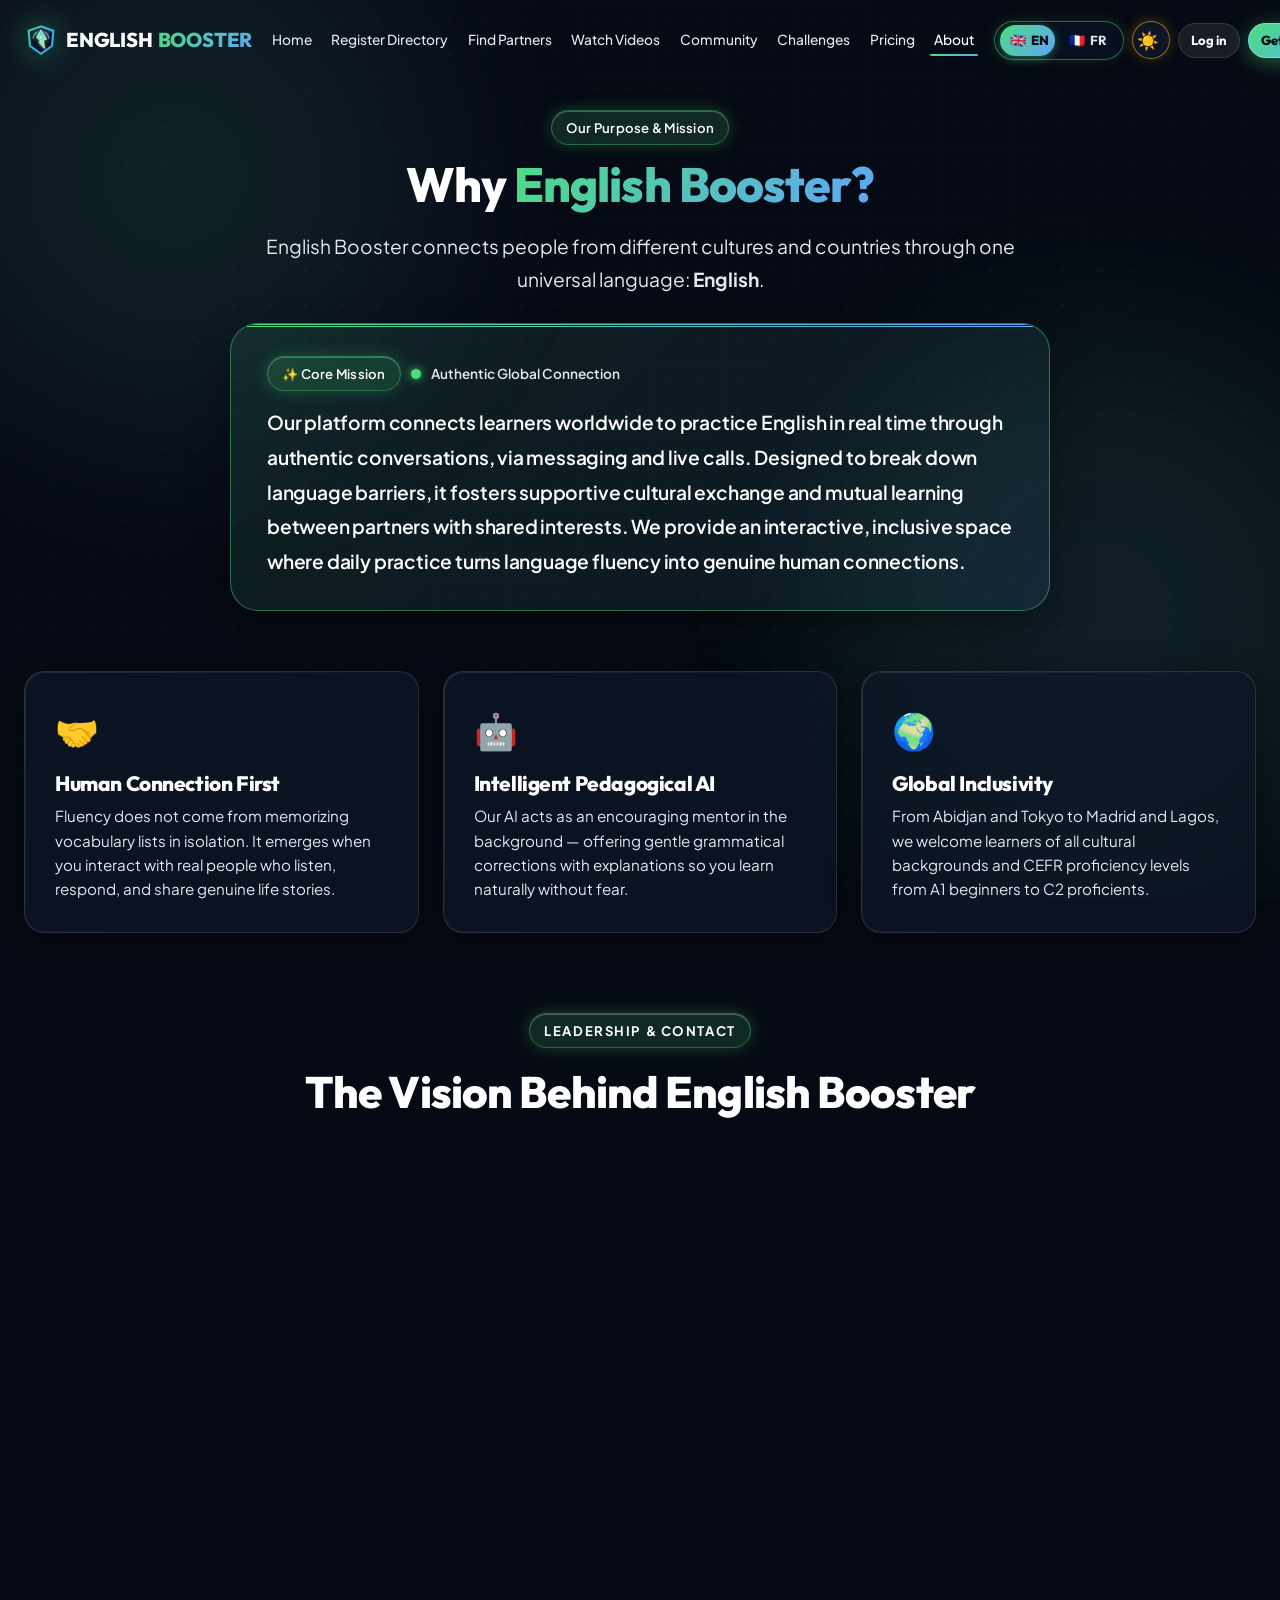
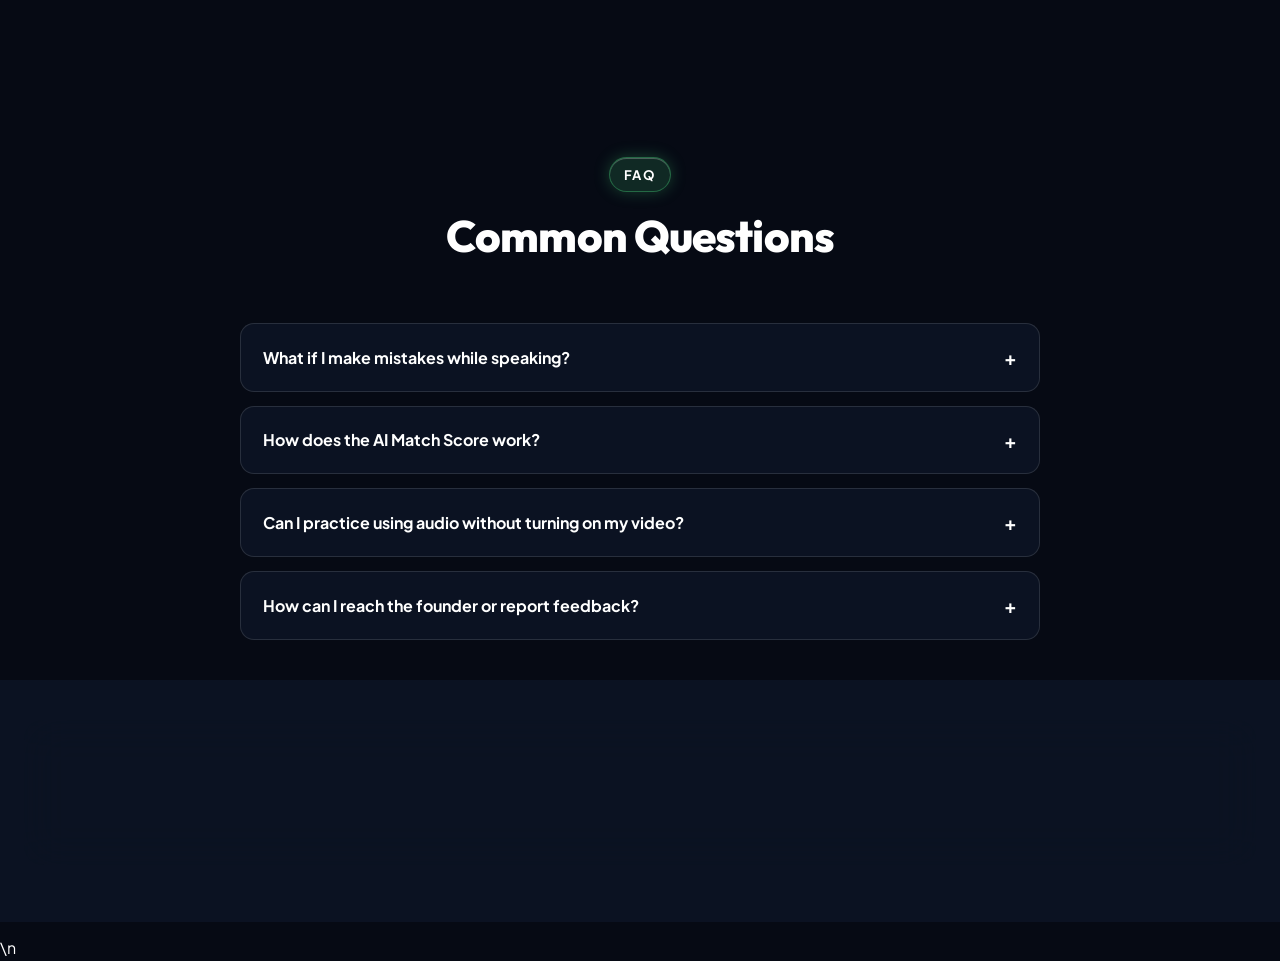
<file: pages/about.html>
<!DOCTYPE html>
<html lang="en" data-theme="dark">
<head>
  <meta charset="UTF-8">
  <meta name="viewport" content="width=device-width, initial-scale=1.0">
  <title data-i18n="title_about">About English Booster & Founder Tychique Bongo</title>
  <meta name="description" content="Discover our mission to connect people across the globe and help them speak fluent English with confidence. Meet our founder Tychique Bongo.">
  <link rel="stylesheet" href="../css/style.css">
  <link rel="stylesheet" href="../css/animations.css">
  <link rel="stylesheet" href="../css/responsive.css">
  <link rel="icon" type="image/svg+xml" href="../assets/images/logo.svg">

  <!-- PWA & MULTI-DEVICE SUPPORT (MOBILE, TABLETTE, ORDINATEUR) -->
  <link rel="manifest" href="../manifest.json">
  <meta name="theme-color" content="#030712">
  <meta name="mobile-web-app-capable" content="yes">
  <meta name="apple-mobile-web-app-capable" content="yes">
  <meta name="apple-mobile-web-app-status-bar-style" content="black-translucent">
  <meta name="apple-mobile-web-app-title" content="English Booster">
  <link rel="apple-touch-icon" href="../assets/images/logo.svg">
  <style>
    .faq-item {
      background: var(--bg-card);
      border: 1px solid var(--glass-border);
      border-radius: var(--radius-md);
      overflow: hidden;
      margin-bottom: 14px;
    }
    .faq-question {
      padding: 18px 22px;
      font-weight: 700;
      cursor: pointer;
      display: flex;
      justify-content: space-between;
      align-items: center;
      transition: background-color var(--transition-fast);
    }
    .faq-question:hover {
      background: rgba(74, 222, 128, 0.05);
    }
    .faq-answer {
      padding: 0 22px 18px;
      color: var(--text-muted);
      font-size: 0.95rem;
      line-height: 1.6;
      display: none;
    }
    .faq-item.active .faq-answer {
      display: block;
    }
    .faq-item.active .faq-icon {
      transform: rotate(45deg);
    }
    .faq-icon {
      transition: transform var(--transition-fast);
      font-size: 1.2rem;
    }
  </style>
</head>
<body>

  <!-- CRYSTAL BACKGROUND -->
  <div class="crystal-bg-wrapper" aria-hidden="true">
    <div class="crystal-orb crystal-orb-1"></div>
    <div class="crystal-orb crystal-orb-2"></div>
    <div class="crystal-grid-overlay"></div>
  </div>

  <header>
    <nav class="site-nav scrolled" id="main-nav">
      <div class="container nav-container">
        <a href="../index.html" class="nav-brand">
          <img src="../assets/images/logo.svg" alt="English Booster Logo" class="brand-logo-img" />
          <span>ENGLISH <span class="brand-title-accent">BOOSTER</span></span>
        </a>

        <ul class="nav-links">
          <li><a href="../index.html" class="nav-link" data-i18n="nav_home">Home</a></li>
          <li><a href="inscrits.html" class="nav-link" data-i18n="nav_inscrits">Inscrivez-vous</a></li>
          <li><a href="partners.html" class="nav-link" data-i18n="nav_partners">Find Partners</a></li>
          <li><a href="watch.html" class="nav-link" data-i18n="nav_watch">Watch Videos</a></li>
          <li><a href="community.html" class="nav-link" data-i18n="nav_community">Community</a></li>
          <li><a href="challenges.html" class="nav-link" data-i18n="nav_challenges">Challenges</a></li>
          <li><a href="pricing.html" class="nav-link" data-i18n="nav_pricing">Pricing</a></li>
          <li><a href="about.html" class="nav-link active" data-i18n="nav_about">About</a></li>
        </ul>

        <div class="nav-actions">
          <!-- Language Switcher Pill (Multi-Langue Anglais & Français) -->
          <div class="lang-switcher-pill" role="group" aria-label="Language Selector">
            <button type="button" class="lang-btn active" data-lang="en" title="English">
              <span>🇬🇧</span> EN
            </button>
            <button type="button" class="lang-btn" data-lang="fr" title="Français">
              <span>🇫🇷</span> FR
            </button>
          </div>
          <button class="theme-toggle-btn" aria-label="Toggle Theme">☀️</button>
          <a href="login.html" class="btn btn-secondary btn-sm" data-i18n="nav_login">Log in</a>
          <a href="register.html" class="btn btn-primary btn-sm" data-i18n="nav_get_started">Get Started</a>
          <button class="mobile-menu-toggle" aria-label="Menu">
            <span></span><span></span><span></span>
          </button>
        </div>
      </div>
    </nav>
  </header>

  <!-- MOBILE SLIDE DRAWER -->
  <div class="mobile-drawer" id="mobile-drawer">
        <!-- Language Selector Mobile Drawer -->
    <div class="lang-drawer-wrap" style="padding: 12px 0; display: flex; align-items: center; justify-content: space-between; border-bottom: 1px solid var(--glass-border); margin-bottom: 14px;">
      <span style="font-size: 0.88rem; font-weight: 700; color: var(--text-muted); display: flex; align-items: center; gap: 6px;">
        <span>🌐</span> Langue / Language
      </span>
      <div class="lang-switcher-pill" role="group">
        <button type="button" class="lang-btn active" data-lang="en">
          <span>🇬🇧</span> EN
        </button>
        <button type="button" class="lang-btn" data-lang="fr">
          <span>🇫🇷</span> FR
        </button>
      </div>
    </div>
<ul class="mobile-nav-links">
      <li><a href="../index.html" class="mobile-nav-link"><span>🏠</span> Home</a></li>
      <li><a href="inscrits.html" class="mobile-nav-link"><span>✍️</span> Inscrivez-vous</a></li>
      <li><a href="partners.html" class="mobile-nav-link"><span>🔎</span> Find Partners</a></li>
      <li><a href="watch.html" class="mobile-nav-link"><span>🎬</span> <span data-i18n="nav_watch">Watch Videos</span></a></li>
      <li><a href="dashboard.html" class="mobile-nav-link"><span>📊</span> Dashboard</a></li>
      <li><a href="pricing.html" class="mobile-nav-link"><span>💎</span> Pricing</a></li>
      <li><a href="about.html" class="mobile-nav-link active"><span>ℹ️</span> About</a></li>
    </ul>
  </div>

  <main class="container" style="padding-top: calc(var(--nav-height) + 30px); padding-bottom: 70px;">
    <!-- MISSION HEADER -->
    <div style="max-width: 820px; margin: 0 auto 60px; text-align: center;" class="reveal-init">
      <span class="crystal-badge" style="margin-bottom: 12px;" data-i18n="about_purpose_badge">Our Purpose & Mission</span>
      <h1 style="font-size: 3rem; letter-spacing: -0.02em; line-height: 1.15;"><span data-i18n="about_why_title">Why </span><span class="text-gradient-cyan" data-i18n="about_why_accent">English Booster?</span></h1>
      <p style="color: var(--text-muted); font-size: 1.2rem; margin-top: 18px; line-height: 1.7;" data-i18n="about_intro_p">English Booster connects people from different cultures and countries through one universal language: <strong>English</strong>.</p>

      <!-- CORE PLATFORM STATEMENT CARD -->
      <div class="glass-card about-mission-statement-card">
        <div style="display: flex; align-items: center; gap: 10px; margin-bottom: 14px;">
          <span class="crystal-badge" data-i18n="mission_badge_core">✨ Core Mission</span>
          <span class="live-pulse-dot"></span>
          <span style="font-size: 0.85rem; color: var(--text-muted); font-weight: 600;" data-i18n="mission_tag_core">Authentic Global Connection</span>
        </div>
        <p class="about-mission-statement-text" data-i18n="mission_text">
          Our platform connects learners worldwide to practice English in real time through authentic conversations, via messaging and live calls. Designed to break down language barriers, it fosters supportive cultural exchange and mutual learning between partners with shared interests. We provide an interactive, inclusive space where daily practice turns language fluency into genuine human connections.
        </p>
      </div>
    </div>

    <!-- CORE PILLARS GRID -->
    <div style="display: grid; grid-template-columns: repeat(auto-fit, minmax(280px, 1fr)); gap: 24px; margin-bottom: 80px;" class="reveal-init">
      <div class="glass-card" style="padding: 30px;">
        <div style="font-size: 2.2rem; margin-bottom: 12px;">🤝</div>
        <h3 style="font-size: 1.3rem; margin-bottom: 8px;" data-i18n="about_pillar_1_title">Human Connection First</h3>
        <p style="color: var(--text-muted); font-size: 0.95rem; line-height: 1.6;" data-i18n="about_pillar_1_desc">Fluency does not come from memorizing vocabulary lists in isolation. It emerges when you interact with real people who listen, respond, and share genuine life stories.</p>
      </div>

      <div class="glass-card" style="padding: 30px;">
        <div style="font-size: 2.2rem; margin-bottom: 12px;">🤖</div>
        <h3 style="font-size: 1.3rem; margin-bottom: 8px;" data-i18n="about_pillar_2_title">Intelligent Pedagogical AI</h3>
        <p style="color: var(--text-muted); font-size: 0.95rem; line-height: 1.6;" data-i18n="about_pillar_2_desc">Our AI acts as an encouraging mentor in the background — offering gentle grammatical corrections with explanations so you learn naturally without fear.</p>
      </div>

      <div class="glass-card" style="padding: 30px;">
        <div style="font-size: 2.2rem; margin-bottom: 12px;">🌍</div>
        <h3 style="font-size: 1.3rem; margin-bottom: 8px;" data-i18n="about_pillar_3_title">Global Inclusivity</h3>
        <p style="color: var(--text-muted); font-size: 0.95rem; line-height: 1.6;" data-i18n="about_pillar_3_desc">From Abidjan and Tokyo to Madrid and Lagos, we welcome learners of all cultural backgrounds and CEFR proficiency levels from A1 beginners to C2 proficients.</p>
      </div>
    </div>

    <!-- FOUNDER & LEADERSHIP SECTION -->
    <div style="margin-bottom: 80px;" class="reveal-init">
      <div class="section-header">
        <span class="crystal-badge section-tag" data-i18n="about_vision_tag">Leadership & Contact</span>
        <h2 class="section-title" data-i18n="about_vision_title">The Vision Behind English Booster</h2>
      </div>

      <div class="glass-card founder-card">
        <div class="founder-photo-wrap">
          <img src="../assets/images/tychique-bongo.jpg" alt="Tychique Bongo — Founder & CEO of English Booster">
        </div>

        <div class="founder-info">
          <span class="crystal-badge founder-badge" data-i18n="founder_badge">Founder & Creator</span>
          <h3 class="founder-name">Tychique Bongo</h3>
          <div class="founder-role" data-i18n="about_founder_subtitle">Lead Full-Stack Architect · EdTech Entrepreneur</div>
          <p class="founder-bio" data-i18n="founder_bio">
            "Millions of people spend years studying English in classrooms but freeze when speaking to a foreigner or answering in an interview. English Booster is built to bridge that gap through everyday practice, supportive AI coaching, and international friendships."
          </p>

          <div style="background: rgba(255,255,255,0.04); border: 1px solid var(--glass-border); border-radius: var(--radius-md); padding: 14px 18px; margin: 10px 0; font-size: 0.9rem;">
            <div><strong data-i18n="about_direct_contact">Direct Contact Information:</strong></div>
            <div style="margin-top: 4px; color: var(--text-muted);">
              📞 Phone: <strong>+225 07 05 88 46 87</strong> | 💬 WhatsApp: <strong>+242 905 37 12</strong> | 📧 Email: <strong>tychiquebongo@gmail.com</strong>
            </div>
          </div>

          <div class="founder-contacts">
            <a href="https://wa.me/24209053712" target="_blank" rel="noopener noreferrer" class="founder-btn btn-whatsapp">
              <span>💬</span> <span data-i18n="founder_whatsapp">WhatsApp Direct</span>
            </a>
            <a href="tel:+2250705884687" class="founder-btn btn-call">
              <span>📞</span> <span data-i18n="founder_call">Call Founder</span>
            </a>
            <a href="mailto:tychiquebongo@gmail.com" class="founder-btn btn-email">
              <span>📧</span> <span data-i18n="founder_email">Send Email</span>
            </a>
          </div>
        </div>
      </div>
    </div>

    <!-- FREQUENTLY ASKED QUESTIONS (ACCORDION) -->
    <div style="max-width: 800px; margin: 0 auto 80px;" class="reveal-init">
      <div class="section-header">
        <span class="crystal-badge section-tag" data-i18n="about_faq_tag">FAQ</span>
        <h2 class="section-title" data-i18n="about_faq_title">Common Questions</h2>
      </div>

      <div class="faq-item">
        <div class="faq-question">
          <span data-i18n="about_faq_q1">What if I make mistakes while speaking?</span>
          <span class="faq-icon">+</span>
        </div>
        <div class="faq-answer" data-i18n="about_faq_a1">
          Making mistakes is the foundation of spoken language acquisition! English Booster fosters a supportive, zero-judgment atmosphere. Both your partner and our AI assistant are here to help you grow.
        </div>
      </div>

      <div class="faq-item">
        <div class="faq-question">
          <span data-i18n="about_faq_q2">How does the AI Match Score work?</span>
          <span class="faq-icon">+</span>
        </div>
        <div class="faq-answer" data-i18n="about_faq_a2">
          Our algorithm evaluates your CEFR level, target goals (e.g. travel vs. career), shared interests, and typical availability timezones to suggest the most compatible practice partners.
        </div>
      </div>

      <div class="faq-item">
        <div class="faq-question">
          <span data-i18n="about_faq_q3">Can I practice using audio without turning on my video?</span>
          <span class="faq-icon">+</span>
        </div>
        <div class="faq-answer" data-i18n="about_faq_a3">
          Yes! You have full control. You can exchange voice notes in chat, join audio-only calls, or turn on your camera whenever you feel comfortable.
        </div>
      </div>

      <div class="faq-item">
        <div class="faq-question">
          <span data-i18n="about_faq_q4">How can I reach the founder or report feedback?</span>
          <span class="faq-icon">+</span>
        </div>
        <div class="faq-answer" data-i18n="about_faq_a4">
          You can reach Tychique Bongo directly via WhatsApp (+242 905 37 12), phone (+225 07 05 88 46 87), or email. We read and implement community feedback every single week!
        </div>
      </div>
    </div>

    <!-- LEGAL SUMMARY -->
    <div id="legal" class="glass-card" style="padding: 30px;" class="reveal-init">
      <h4 style="font-size: 1.2rem; margin-bottom: 12px; color: var(--cyan-primary);" data-i18n="about_legal_title">Legal & Community Guidelines</h4>
      <p style="color: var(--text-muted); font-size: 0.92rem; line-height: 1.6;" data-i18n="about_legal_desc">
        English Booster is dedicated to polite, respectful international exchange. Harassment, discriminatory language, and commercial spam are strictly prohibited. Conversations are protected with industry-standard TLS encryption.
      </p>
    </div>
  </main>

  <!-- MOBILE BOTTOM DOCK (MOBILE DEVICES) -->
  <nav class="mobile-bottom-dock" aria-label="Mobile Bottom Navigation">
    <a href="../index.html" class="dock-item">
      <span class="dock-icon">🏠</span>
      <span data-i18n="nav_home">Home</span>
    </a>
    <a href="partners.html" class="dock-item">
      <span class="dock-icon">🔎</span>
      <span data-i18n="nav_discover">Discover</span>
    </a>
    <a href="chat.html" class="dock-item">
      <span class="dock-icon">💬</span>
      <span class="dock-badge">1</span>
      <span data-i18n="nav_chat">Chat</span>
    </a>
    <a href="watch.html" class="dock-item">
      <span class="dock-icon">🎬</span>
      <span data-i18n="nav_watch">Videos</span>
    </a>
    <a href="about.html" class="dock-item active">
      <span class="dock-icon">ℹ️</span>
      <span data-i18n="nav_about">About</span>
    </a>
  </nav>

  <script src="../js/i18n.js"></script>
  <script src="../js/main.js"></script>\n  <script src="../js/animations.js"></script>
  <script src="../js/avatarManager.js"></script>
  <script src="../js/pwa.js"></script>
  <script>
    // FAQ Accordion
    document.querySelectorAll('.faq-question').forEach(q => {
      q.addEventListener('click', () => {
        const item = q.parentElement;
        item.classList.toggle('active');
        const icon = q.querySelector('.faq-icon');
        icon.textContent = item.classList.contains('active') ? '−' : '+';
      });
    });
  </script>
</body>
</html>
</file>
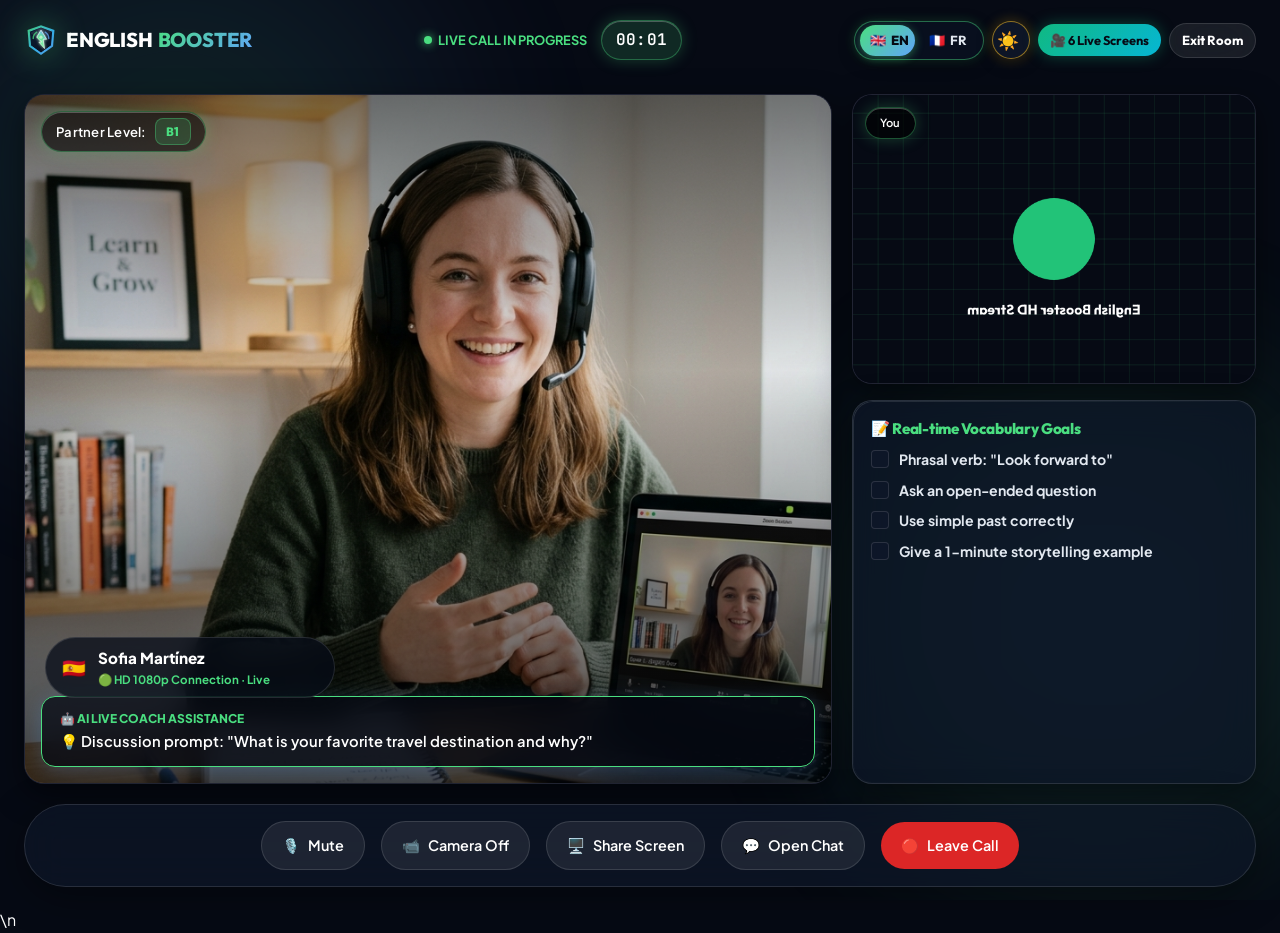
<file: pages/call.html>
<!DOCTYPE html>
<html lang="en" data-theme="dark">
<head>
  <meta charset="UTF-8">
  <meta name="viewport" content="width=device-width, initial-scale=1.0">
  <title data-i18n="title_call">Live Audio & Video Conversation | English Booster</title>
  <meta name="description" content="Live English conversation room with international partners, audio visualizer, real-time AI prompts, and camera controls.">
  <link rel="stylesheet" href="../css/style.css">
  <link rel="stylesheet" href="../css/animations.css">
  <link rel="stylesheet" href="../css/responsive.css">
  <link rel="icon" type="image/svg+xml" href="../assets/images/logo.svg">
  <style>
    .call-stage-grid {
      display: grid;
      grid-template-columns: 2fr 1fr;
      gap: 20px;
      height: calc(100vh - var(--nav-height) - 130px);
      min-height: 480px;
    }

    .video-feed-box {
      background: #020617;
      border-radius: var(--radius-lg);
      border: 1px solid var(--glass-border);
      position: relative;
      overflow: hidden;
      display: flex;
      align-items: center;
      justify-content: center;
      box-shadow: 0 10px 30px rgba(0, 0, 0, 0.5);
    }

    .call-controls-bar {
      margin-top: 20px;
      padding: 16px 28px;
      border-radius: var(--radius-full);
      display: flex;
      align-items: center;
      justify-content: center;
      gap: 16px;
      background: var(--bg-card);
      backdrop-filter: blur(20px);
      border: 1px solid var(--glass-border);
      box-shadow: 0 10px 40px rgba(0, 0, 0, 0.4);
    }

    .call-ctrl-btn {
      display: inline-flex;
      align-items: center;
      gap: 8px;
      padding: 12px 20px;
      border-radius: var(--radius-full);
      font-weight: 600;
      font-size: 0.9rem;
      background: rgba(255, 255, 255, 0.08);
      color: var(--text-main);
      border: 1px solid var(--glass-border);
      transition: all var(--transition-fast);
      cursor: pointer;
    }

    .call-ctrl-btn:hover {
      background: rgba(255, 255, 255, 0.16);
      transform: translateY(-2px);
    }

    .call-ctrl-btn.active {
      background: rgba(244, 63, 94, 0.2);
      border-color: var(--coral-accent);
      color: #fda4af;
    }

    .call-ctrl-btn.btn-end {
      background: #dc2626;
      color: #ffffff;
      border: none;
    }

    .call-ctrl-btn.btn-end:hover {
      background: #b91c1c;
      box-shadow: 0 4px 20px rgba(220, 38, 38, 0.5);
    }
  </style>
  <!-- PWA & MULTI-DEVICE SUPPORT (MOBILE, TABLETTE, ORDINATEUR) -->
  <link rel="manifest" href="../manifest.json">
  <meta name="theme-color" content="#030712">
  <meta name="mobile-web-app-capable" content="yes">
  <meta name="apple-mobile-web-app-capable" content="yes">
  <meta name="apple-mobile-web-app-status-bar-style" content="black-translucent">
  <meta name="apple-mobile-web-app-title" content="English Booster">
  <link rel="apple-touch-icon" href="../assets/images/logo.svg">
</head>
<body>

  <!-- CRYSTAL BACKGROUND -->
  <div class="crystal-bg-wrapper" aria-hidden="true">
    <div class="crystal-orb crystal-orb-1"></div>
    <div class="crystal-orb crystal-orb-2"></div>
  </div>

  <header>
    <nav class="site-nav scrolled" id="main-nav">
      <div class="container nav-container">
        <a href="../index.html" class="nav-brand">
          <img src="../assets/images/logo.svg" alt="English Booster Logo" class="brand-logo-img" />
          <span>ENGLISH <span class="brand-title-accent">BOOSTER</span></span>
        </a>

        <!-- Call Active Status Indicator -->
        <div style="display: flex; align-items: center; gap: 14px;">
          <span class="status-indicator">
            <span class="status-dot online"></span>
            <span style="font-weight: 700; color: var(--emerald-accent);" data-i18n="call_in_progress">LIVE CALL IN PROGRESS</span>
          </span>
          <span id="call-timer" class="crystal-badge" style="font-family: var(--font-mono); font-size: 1rem; padding: 6px 14px;">
            12:43
          </span>
        </div>

        <div class="nav-actions">
          <!-- Language Switcher Pill (Multi-Langue Anglais & Français) -->
          <div class="lang-switcher-pill" role="group" aria-label="Language Selector">
            <button type="button" class="lang-btn active" data-lang="en" title="English">
              <span>🇬🇧</span> EN
            </button>
            <button type="button" class="lang-btn" data-lang="fr" title="Français">
              <span>🇫🇷</span> FR
            </button>
          </div>
          <button class="theme-toggle-btn" aria-label="Toggle Theme">☀️</button>
          <a href="challenges.html?quick=true" class="btn btn-primary btn-sm" style="background: linear-gradient(135deg, #10b981, #06b6d4); border: none; font-weight: 700; padding: 6px 12px; font-size: 0.8rem; box-shadow: 0 0 15px rgba(16, 185, 129, 0.35);" data-i18n="challenges_btn_toggle_grid">
            🎥 6 Live Screens
          </a>
          <a href="dashboard.html" class="btn btn-secondary btn-sm" data-i18n="call_exit_room">Exit Room</a>
        </div>
      </div>
    </nav>
  </header>

  <main class="container" style="padding-top: calc(var(--nav-height) + 14px); padding-bottom: 20px;">
    <!-- LIVE STAGE GRID -->
    <div class="call-stage-grid">
      <!-- Left: Remote Partner Video Stream -->
      <div class="video-feed-box" style="position: relative; overflow: hidden;">
        <!-- Simulated Live HD Webcam Video Stream -->
        <img src="../assets/images/conversation-mentor.jpg" alt="Partner Live Video Stream" id="remote-stream-bg" style="position: absolute; inset: 0; width: 100%; height: 100%; object-fit: cover; filter: brightness(0.92);">
        <div style="position: absolute; inset: 0; background: linear-gradient(180deg, rgba(0,0,0,0.5) 0%, transparent 40%, rgba(0,0,0,0.7) 100%);"></div>

        <!-- Floating Partner Tag & Audio Waveform -->
        <div style="position: absolute; bottom: 85px; left: 20px; display: flex; align-items: center; gap: 12px; background: rgba(6, 11, 23, 0.75); backdrop-filter: blur(10px); padding: 8px 16px; border-radius: var(--radius-full); border: 1px solid var(--glass-border); z-index: 3;">
          <span style="font-size: 1.2rem;">🇪🇸</span>
          <div>
            <div id="call-partner-name" style="font-size: 0.95rem; font-weight: 800; color: #ffffff;">Sofia Martínez <span data-i18n="call_partner_tutor_role">(Tutor · B1)</span></div>
            <div style="font-size: 0.72rem; color: var(--green-400); font-weight: 700;" data-i18n="call_partner_connected_status">🟢 Connexion HD 1080p · En direct</div>
          </div>
          <div class="voice-wave-container" style="height: 22px; margin-left: 6px;">
            <span class="wave-bar"></span><span class="wave-bar"></span><span class="wave-bar"></span>
            <span class="wave-bar"></span><span class="wave-bar"></span>
          </div>
        </div>

        <!-- Floating Overlay Badges -->
        <div style="position: absolute; top: 16px; left: 16px; display: flex; align-items: center; gap: 8px;">
          <span class="crystal-badge" style="background: rgba(0,0,0,0.6);">
            <span data-i18n="call_partner_level_label">Partner Level:</span> <span id="call-partner-level" class="badge-level level-b1">B1</span>
          </span>
        </div>

        <!-- Live AI Conversation Helper Box -->
        <div style="position: absolute; bottom: 16px; left: 16px; right: 16px; background: rgba(6, 10, 20, 0.75); backdrop-filter: blur(14px); border: 1px solid var(--cyan-primary); padding: 12px 18px; border-radius: var(--radius-md); box-shadow: 0 4px 20px rgba(96, 165, 250, 0.25);">
          <div style="font-size: 0.75rem; text-transform: uppercase; color: var(--cyan-primary); font-weight: 800; margin-bottom: 2px;" data-i18n="call_live_coach">
            🤖 AI Live Coach Assistance
          </div>
          <div id="ai-coach-prompt-text" style="font-size: 0.92rem; font-weight: 600; color: #ffffff; transition: opacity 0.3s ease;" data-i18n="call_prompt_sample">
            💡 Discussion prompt: "What is your favorite travel destination and why?"
          </div>
        </div>
      </div>

      <!-- Right: Self Camera Feed & Notes -->
      <div style="display: flex; flex-direction: column; gap: 16px;">
        <!-- Local User Camera View -->
        <div class="video-feed-box" style="flex: 1; min-height: 200px; position: relative;">
          <video id="local-video-preview" autoplay muted playsinline style="width: 100%; height: 100%; object-fit: cover; transform: scaleX(-1); display: none;"></video>
          
          <div id="local-video-placeholder" style="text-align: center; display: flex; flex-direction: column; align-items: center; gap: 10px;">
            <div class="partner-avatar" style="width: 76px; height: 76px; border: 2.5px solid var(--purple-primary); box-shadow: 0 0 20px rgba(139,92,246,0.3);">
              <img src="../assets/avatars/alex.jpg" alt="Alex Rivera" class="avatar-img" />
              <span class="avatar-badge-flag" style="font-size: 1.2rem;">🇪🇸</span>
            </div>
            <div style="font-size: 0.95rem; font-weight: 700;">Alex Rivera <span data-i18n="call_you_paren">(You)</span></div>
            <span class="status-indicator">
              <span class="status-dot online"></span> <span data-i18n="call_mic_active">Microphone active</span>
            </span>
          </div>

          <div style="position: absolute; top: 12px; left: 12px;">
            <span class="crystal-badge" style="font-size: 0.7rem; background: rgba(0,0,0,0.6);" data-i18n="call_you">You</span>
          </div>
        </div>

        <!-- In-Call Practice Notes & Vocabulary Checklist -->
        <div class="glass-card" style="padding: 18px; flex: 1.2; overflow-y: auto;">
          <h4 style="font-size: 0.95rem; margin-bottom: 10px; color: var(--cyan-primary);" data-i18n="call_goals_title">
            📝 Real-time Vocabulary Goals
          </h4>
          <div style="display: flex; flex-direction: column; gap: 8px; font-size: 0.85rem;">
            <label class="custom-checkbox-label">
              <input type="checkbox">
              <span data-i18n="call_goal_1">Phrasal verb: "Look forward to"</span>
            </label>
            <label class="custom-checkbox-label">
              <input type="checkbox">
              <span data-i18n="call_goal_2">Ask an open-ended question</span>
            </label>
            <label class="custom-checkbox-label">
              <input type="checkbox">
              <span data-i18n="call_goal_3">Use simple past correctly</span>
            </label>
            <label class="custom-checkbox-label">
              <input type="checkbox">
              <span data-i18n="call_goal_4">Give a 1-minute storytelling example</span>
            </label>
          </div>
        </div>
      </div>
    </div>

    <!-- CALL CONTROLS BAR -->
    <div class="call-controls-bar">
      <button id="btn-call-mute" class="call-ctrl-btn">
        🎙️ <span class="btn-label" data-i18n="call_btn_mute">Mute</span>
      </button>

      <button id="btn-call-video" class="call-ctrl-btn">
        📹 <span class="btn-label" data-i18n="call_btn_camera_off">Camera</span>
      </button>

      <button id="btn-call-screen" class="call-ctrl-btn">
        🖥️ <span class="btn-label" data-i18n="call_btn_screen">Share Screen</span>
      </button>

      <a href="chat.html" class="call-ctrl-btn">
        💬 <span class="btn-label" data-i18n="call_btn_chat">Open Chat</span>
      </a>

      <button id="btn-call-end" class="call-ctrl-btn btn-end">
        🔴 <span class="btn-label" data-i18n="call_btn_leave">Leave Call</span>
      </button>
    </div>
  </main>

  <script src="../js/i18n.js"></script>
  <script src="../js/main.js"></script>\n  <script src="../js/animations.js"></script>
  <script src="../js/aiVoiceEngine.js"></script>
  <script src="../js/avatarManager.js"></script>
  <script src="../js/matching.js"></script>
  <script src="../js/webrtcCall.js"></script>
  <script src="../js/pwa.js"></script>
</body>
</html>
</file>
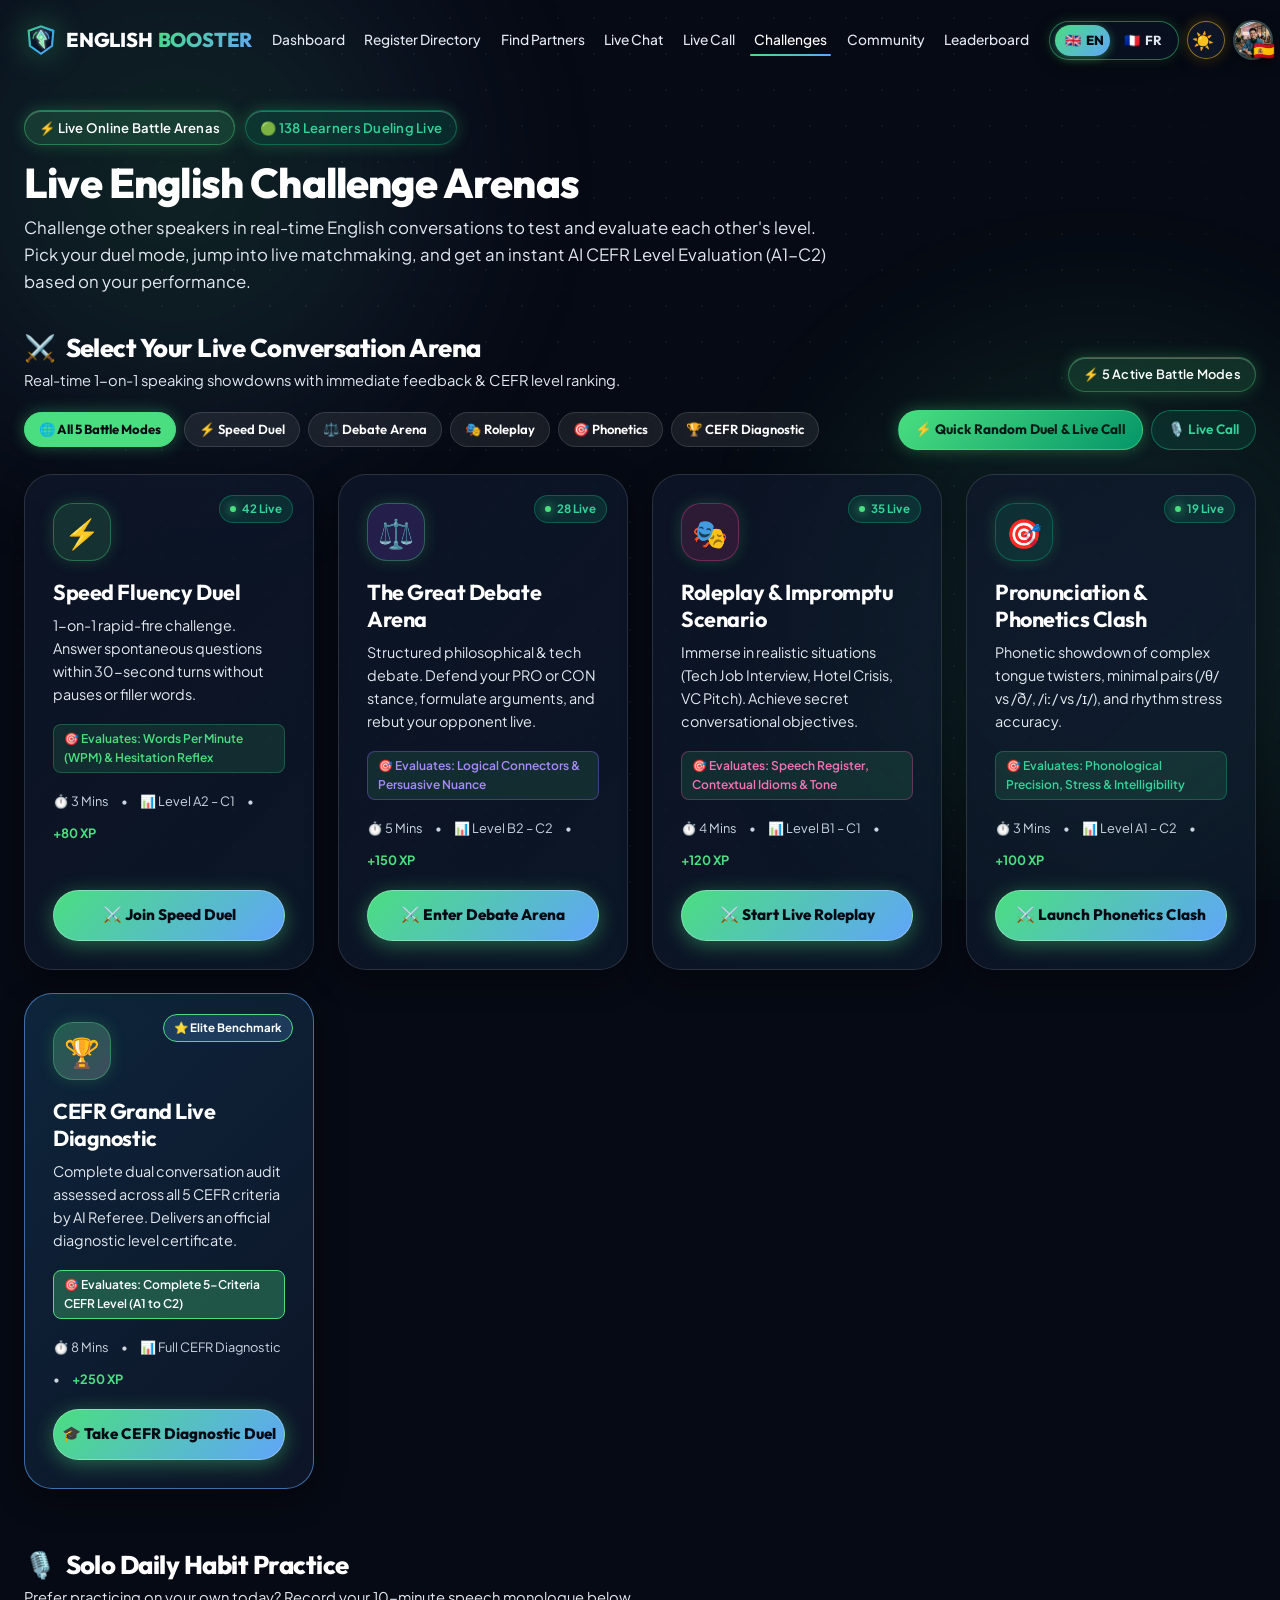
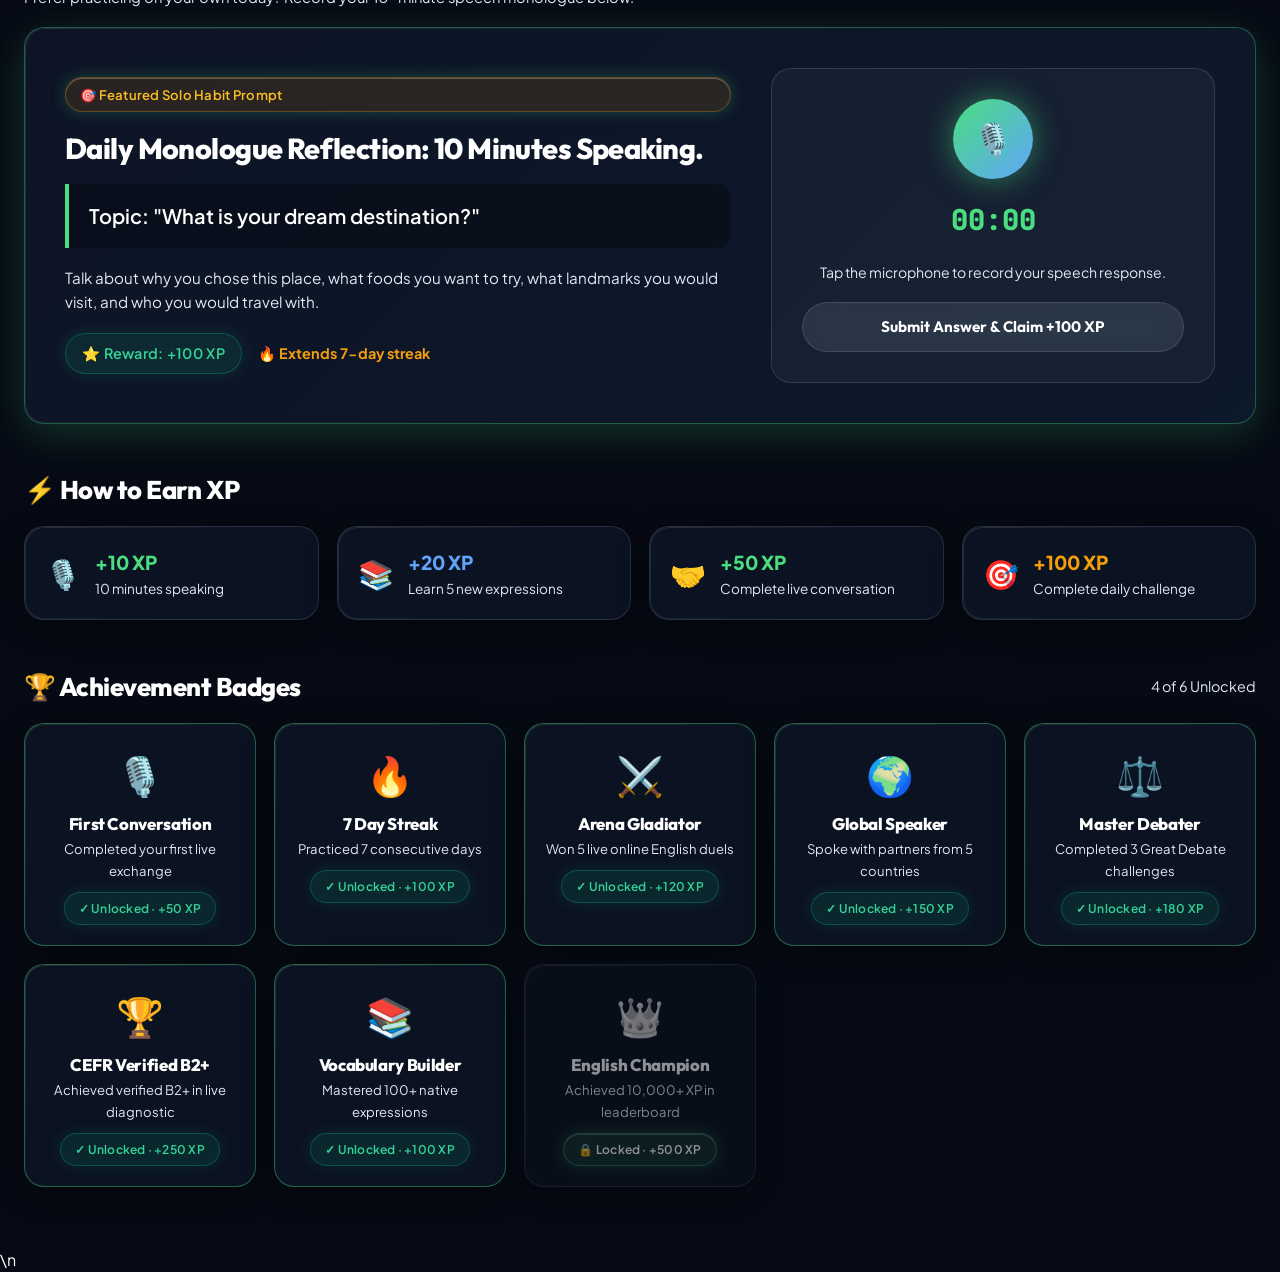
<file: pages/challenges.html>
<!DOCTYPE html>
<html lang="en" data-theme="dark">
<head>
  <meta charset="UTF-8">
  <meta name="viewport" content="width=device-width, initial-scale=1.0">
  <title data-i18n="title_challenges">Daily Challenges & Gamification | English Booster</title>
  <meta name="description" content="Complete daily English speaking challenges, earn XP, unlock achievements, and climb the global leaderboard.">
  <link rel="stylesheet" href="../css/style.css">
  <link rel="stylesheet" href="../css/animations.css">
  <link rel="stylesheet" href="../css/responsive.css">
  <link rel="icon" type="image/svg+xml" href="../assets/images/logo.svg">
  <!-- PWA & MULTI-DEVICE SUPPORT (MOBILE, TABLETTE, ORDINATEUR) -->
  <link rel="manifest" href="../manifest.json">
  <meta name="theme-color" content="#030712">
  <meta name="mobile-web-app-capable" content="yes">
  <meta name="apple-mobile-web-app-capable" content="yes">
  <meta name="apple-mobile-web-app-status-bar-style" content="black-translucent">
  <meta name="apple-mobile-web-app-title" content="English Booster">
  <link rel="apple-touch-icon" href="../assets/images/logo.svg">
</head>
<body>

  <!-- CRYSTAL BACKGROUND -->
  <div class="crystal-bg-wrapper" aria-hidden="true">
    <div class="crystal-orb crystal-orb-1"></div>
    <div class="crystal-orb crystal-orb-2"></div>
    <div class="crystal-grid-overlay"></div>
  </div>

  <header>
    <nav class="site-nav scrolled" id="main-nav">
      <div class="container nav-container">
        <a href="../index.html" class="nav-brand">
          <img src="../assets/images/logo.svg" alt="English Booster Logo" class="brand-logo-img" />
          <span>ENGLISH <span class="brand-title-accent">BOOSTER</span></span>
        </a>

        <ul class="nav-links">
          <li><a href="dashboard.html" class="nav-link" data-i18n="nav_dashboard">Dashboard</a></li>
          <li><a href="inscrits.html" class="nav-link" data-i18n="nav_inscrits">Inscrivez-vous</a></li>
          <li><a href="partners.html" class="nav-link" data-i18n="nav_partners">Find Partners</a></li>
          <li><a href="chat.html" class="nav-link" data-i18n="nav_chat">Chat</a></li>
          <li><a href="call.html" class="nav-link" data-i18n="nav_call">Live Call</a></li>
          <li><a href="challenges.html" class="nav-link active" data-i18n="nav_challenges">Challenges</a></li>
          <li><a href="community.html" class="nav-link" data-i18n="nav_community">Community</a></li>
          <li><a href="leaderboard.html" class="nav-link" data-i18n="nav_leaderboard">Leaderboard</a></li>
        </ul>

        <div class="nav-actions">
          <!-- Language Switcher Pill (Multi-Langue Anglais & Français) -->
          <div class="lang-switcher-pill" role="group" aria-label="Language Selector">
            <button type="button" class="lang-btn active" data-lang="en" title="English">
              <span>🇬🇧</span> EN
            </button>
            <button type="button" class="lang-btn" data-lang="fr" title="Français">
              <span>🇫🇷</span> FR
            </button>
          </div>
          <button class="theme-toggle-btn" aria-label="Toggle Theme">☀️</button>
          <a href="profile.html" class="partner-avatar" style="width: 40px; height: 40px;" title="My Profile">
            <img src="../assets/avatars/alex.jpg" alt="Alex" class="avatar-img" />
            <span class="avatar-badge-flag">🇪🇸</span>
          </a>
          <button class="mobile-menu-toggle" aria-label="Menu">
            <span></span><span></span><span></span>
          </button>
        </div>
      </div>
    </nav>
  </header>

  <!-- MOBILE SLIDE DRAWER -->
  <div class="mobile-drawer" id="mobile-drawer">
        <!-- Language Selector Mobile Drawer -->
    <div class="lang-drawer-wrap" style="padding: 12px 0; display: flex; align-items: center; justify-content: space-between; border-bottom: 1px solid var(--glass-border); margin-bottom: 14px;">
      <span style="font-size: 0.88rem; font-weight: 700; color: var(--text-muted); display: flex; align-items: center; gap: 6px;">
        <span>🌐</span> Langue / Language
      </span>
      <div class="lang-switcher-pill" role="group">
        <button type="button" class="lang-btn active" data-lang="en">
          <span>🇬🇧</span> EN
        </button>
        <button type="button" class="lang-btn" data-lang="fr">
          <span>🇫🇷</span> FR
        </button>
      </div>
    </div>
<ul class="mobile-nav-links">
      <li><a href="dashboard.html" class="mobile-nav-link"><span>📊</span> Dashboard</a></li>
      <li><a href="inscrits.html" class="mobile-nav-link"><span>✍️</span> Inscrivez-vous</a></li>
      <li><a href="partners.html" class="mobile-nav-link"><span>🔎</span> Find Partners</a></li>
      <li><a href="chat.html" class="mobile-nav-link"><span>💬</span> Live Chat</a></li>
      <li><a href="call.html" class="mobile-nav-link"><span>🎙️</span> Live Call</a></li>
      <li><a href="challenges.html" class="mobile-nav-link active"><span>🎯</span> Daily Challenges</a></li>
      <li><a href="community.html" class="mobile-nav-link"><span>👥</span> Community</a></li>
      <li><a href="leaderboard.html" class="mobile-nav-link"><span>🏆</span> Leaderboard</a></li>
      <li><a href="profile.html" class="mobile-nav-link"><span>👤</span> Profile</a></li>
    </ul>
  </div>

  <main class="container" style="padding-top: calc(var(--nav-height) + 30px); padding-bottom: 60px;">
    <!-- HEADER -->
    <div style="margin-bottom: 36px;" class="reveal-init">
      <div style="display: flex; gap: 10px; flex-wrap: wrap; margin-bottom: 12px;">
        <span class="crystal-badge crystal-badge-purple" data-i18n="challenges_header_badge_arenas">⚡ Live Online Battle Arenas</span>
        <span class="crystal-badge" style="background: rgba(16, 185, 129, 0.15); color: #34d399; border-color: rgba(16, 185, 129, 0.4);" data-i18n="challenges_header_badge_live">🟢 138 Learners Dueling Live</span>
      </div>
      <h1 data-i18n="challenges_title" style="font-size: 2.6rem; letter-spacing: -0.02em;">Live English Challenge Arenas</h1>
      <p data-i18n="challenges_desc" style="color: var(--text-muted); font-size: 1.05rem; margin-top: 6px; max-width: 820px; line-height: 1.6;">
        Challenge other speakers in real-time English conversations to test and evaluate each other's level. Pick your duel mode, jump into live matchmaking, and get an instant AI CEFR Level Evaluation (A1-C2) based on your performance.
      </p>
    </div>

    <!-- 4+ LIVE CHALLENGE ARENAS SECTION -->
    <section style="margin-bottom: 60px;">
      <div style="display: flex; justify-content: space-between; align-items: flex-end; margin-bottom: 18px; flex-wrap: wrap; gap: 12px;">
        <div>
          <h2 style="font-size: 1.6rem; display: flex; align-items: center; gap: 10px;">
            <span>⚔️</span> <span data-i18n="challenges_select_arena">Select Your Live Conversation Arena</span>
          </h2>
          <p data-i18n="challenges_select_desc" style="color: var(--text-muted); font-size: 0.92rem; margin-top: 4px;">
            Real-time 1-on-1 speaking showdowns with immediate feedback & CEFR level ranking.
          </p>
        </div>
        <span class="crystal-badge" style="font-size: 0.8rem;" data-i18n="challenges_active_modes_badge">⚡ 5 Active Battle Modes</span>
      </div>

      <!-- ARENA CATEGORY FILTER BAR -->
      <div class="arena-filter-bar" style="display: flex; gap: 8px; margin-bottom: 22px; flex-wrap: wrap; align-items: center;">
        <button class="btn btn-secondary btn-sm arena-filter-btn active" data-filter="all" data-i18n="challenges_filter_all">🌐 All 5 Battle Modes</button>
        <button class="btn btn-secondary btn-sm arena-filter-btn" data-filter="speed_duel" data-i18n="challenges_filter_speed">⚡ Speed Duel</button>
        <button class="btn btn-secondary btn-sm arena-filter-btn" data-filter="debate" data-i18n="challenges_filter_debate">⚖️ Debate Arena</button>
        <button class="btn btn-secondary btn-sm arena-filter-btn" data-filter="roleplay" data-i18n="challenges_filter_roleplay">🎭 Roleplay</button>
        <button class="btn btn-secondary btn-sm arena-filter-btn" data-filter="phonetics" data-i18n="challenges_filter_phonetics">🎯 Phonetics</button>
        <button class="btn btn-secondary btn-sm arena-filter-btn" data-filter="cefr_grand" data-i18n="challenges_filter_cefr">🏆 CEFR Diagnostic</button>
        
        <div class="quick-duel-actions-group" style="margin-left: auto; display: flex; gap: 8px; align-items: center; flex-wrap: wrap;">
          <button id="btn-quick-random-battle" class="btn btn-primary btn-sm" data-i18n="challenges_btn_quick_duel" style="display: inline-flex; align-items: center; gap: 6px;">
            ⚡ Quick Random Duel & Live Call
          </button>
          <button id="btn-quick-random-call" class="btn btn-secondary btn-sm" data-i18n="challenges_btn_quick_call" title="Direct 1-on-1 Live Call with a random partner" style="display: inline-flex; align-items: center; gap: 6px;">
            🎙️ Live Call
          </button>
        </div>
      </div>

      <div class="arena-grid">
        <!-- ARENA 1: SPEED FLUENCY DUEL -->
        <div class="arena-card reveal-init" data-arena-id="speed_duel">
          <div class="arena-badge-live">
            <span class="status-dot online" style="width: 6px; height: 6px;"></span>
            <span data-i18n="challenges_live_count_42">42 Live</span>
          </div>
          <div>
            <div class="arena-icon">⚡</div>
            <h3 class="arena-card-title" data-i18n="challenges_arena_speed_title">Speed Fluency Duel</h3>
            <p class="arena-card-desc" data-i18n="challenges_arena_speed_desc">
              1-on-1 rapid-fire challenge. Answer spontaneous questions within 30-second turns without pauses or filler words.
            </p>
            <div class="arena-eval-tag" data-i18n="challenges_arena_speed_eval">
              🎯 Evaluates: Words Per Minute (WPM) & Hesitation Reflex
            </div>
            <div class="arena-meta">
              <span class="arena-meta-item">⏱️ 3 Mins</span>
              <span>•</span>
              <span class="arena-meta-item">📊 Level A2 – C1</span>
              <span>•</span>
              <span class="arena-meta-item" style="color: var(--green-400); font-weight: 700;">+80 XP</span>
            </div>
          </div>
          <button class="btn btn-primary btn-arena-start" data-mode="speed_duel" data-i18n="challenges_arena_speed_btn" style="width: 100%;">
            ⚔️ Join Speed Duel
          </button>
        </div>

        <!-- ARENA 2: THE GREAT DEBATE ARENA -->
        <div class="arena-card reveal-init reveal-delay-1" data-arena-id="debate">
          <div class="arena-badge-live">
            <span class="status-dot online" style="width: 6px; height: 6px;"></span>
            <span data-i18n="challenges_live_count_28">28 Live</span>
          </div>
          <div>
            <div class="arena-icon" style="background: rgba(139, 92, 246, 0.18);">⚖️</div>
            <h3 class="arena-card-title" data-i18n="challenges_arena_debate_title">The Great Debate Arena</h3>
            <p class="arena-card-desc" data-i18n="challenges_arena_debate_desc">
              Structured philosophical & tech debate. Defend your PRO or CON stance, formulate arguments, and rebut your opponent live.
            </p>
            <div class="arena-eval-tag" data-i18n="challenges_arena_debate_eval" style="color: #a78bfa; border-color: rgba(139, 92, 246, 0.4);">
              🎯 Evaluates: Logical Connectors & Persuasive Nuance
            </div>
            <div class="arena-meta">
              <span class="arena-meta-item">⏱️ 5 Mins</span>
              <span>•</span>
              <span class="arena-meta-item">📊 Level B2 – C2</span>
              <span>•</span>
              <span class="arena-meta-item" style="color: var(--green-400); font-weight: 700;">+150 XP</span>
            </div>
          </div>
          <button class="btn btn-primary btn-arena-start" data-mode="debate" data-i18n="challenges_arena_debate_btn" style="width: 100%;">
            ⚔️ Enter Debate Arena
          </button>
        </div>

        <!-- ARENA 3: ROLEPLAY & IMPROMPTU SCENARIO -->
        <div class="arena-card reveal-init reveal-delay-2" data-arena-id="roleplay">
          <div class="arena-badge-live">
            <span class="status-dot online" style="width: 6px; height: 6px;"></span>
            <span data-i18n="challenges_live_count_35">35 Live</span>
          </div>
          <div>
            <div class="arena-icon" style="background: rgba(236, 72, 153, 0.15); border-color: rgba(236, 72, 153, 0.35);">🎭</div>
            <h3 class="arena-card-title" data-i18n="challenges_arena_roleplay_title">Roleplay & Impromptu Scenario</h3>
            <p class="arena-card-desc" data-i18n="challenges_arena_roleplay_desc">
              Immerse in realistic situations (Tech Job Interview, Hotel Crisis, VC Pitch). Achieve secret conversational objectives.
            </p>
            <div class="arena-eval-tag" data-i18n="challenges_arena_roleplay_eval" style="color: #f472b6; border-color: rgba(236, 72, 153, 0.35);">
              🎯 Evaluates: Speech Register, Contextual Idioms & Tone
            </div>
            <div class="arena-meta">
              <span class="arena-meta-item">⏱️ 4 Mins</span>
              <span>•</span>
              <span class="arena-meta-item">📊 Level B1 – C1</span>
              <span>•</span>
              <span class="arena-meta-item" style="color: var(--green-400); font-weight: 700;">+120 XP</span>
            </div>
          </div>
          <button class="btn btn-primary btn-arena-start" data-mode="roleplay" data-i18n="challenges_arena_roleplay_btn" style="width: 100%;">
            ⚔️ Start Live Roleplay
          </button>
        </div>

        <!-- ARENA 4: PRONUNCIATION & PHONETICS CLASH -->
        <div class="arena-card reveal-init reveal-delay-3" data-arena-id="phonetics">
          <div class="arena-badge-live">
            <span class="status-dot online" style="width: 6px; height: 6px;"></span>
            <span data-i18n="challenges_live_count_19">19 Live</span>
          </div>
          <div>
            <div class="arena-icon" style="background: rgba(16, 185, 129, 0.15); border-color: rgba(16, 185, 129, 0.35);">🎯</div>
            <h3 class="arena-card-title" data-i18n="challenges_arena_phonetics_title">Pronunciation Clash</h3>
            <p class="arena-card-desc" data-i18n="challenges_arena_phonetics_desc">
              Phonetic showdown of complex tongue twisters, minimal pairs (/θ/ vs /ð/, /iː/ vs /ɪ/), and rhythm stress accuracy.
            </p>
            <div class="arena-eval-tag" data-i18n="challenges_arena_phonetics_eval" style="color: #34d399; border-color: rgba(16, 185, 129, 0.35);">
              🎯 Evaluates: Phonological Precision, Stress & Intelligibility
            </div>
            <div class="arena-meta">
              <span class="arena-meta-item">⏱️ 3 Mins</span>
              <span>•</span>
              <span class="arena-meta-item">📊 Level A1 – C2</span>
              <span>•</span>
              <span class="arena-meta-item" style="color: var(--green-400); font-weight: 700;">+100 XP</span>
            </div>
          </div>
          <button class="btn btn-primary btn-arena-start" data-mode="phonetics" data-i18n="challenges_arena_phonetics_btn" style="width: 100%;">
            ⚔️ Launch Phonetics Clash
          </button>
        </div>

        <!-- ARENA 5: CEFR GRAND ASSESSMENT BATTLE -->
        <div class="arena-card reveal-init" data-arena-id="cefr_grand" style="border-color: rgba(96, 165, 250, 0.6); background: linear-gradient(135deg, rgba(16, 42, 66, 0.85), rgba(15, 23, 42, 0.85));">
          <div class="arena-badge-live" style="background: rgba(96, 165, 250, 0.2); color: #ffffff; border-color: var(--green-400);">
            ⭐ Elite Benchmark
          </div>
          <div>
            <div class="arena-icon" style="background: linear-gradient(135deg, rgba(74, 222, 128, 0.3), rgba(255, 255, 255, 0.2));">🏆</div>
            <h3 class="arena-card-title" data-i18n="challenges_arena_cefr_title">CEFR Grand Live Diagnostic</h3>
            <p class="arena-card-desc" data-i18n="challenges_arena_cefr_desc">
              Complete dual conversation audit assessed across all 5 CEFR criteria by AI Referee. Delivers an official diagnostic level certificate.
            </p>
            <div class="arena-eval-tag" data-i18n="challenges_arena_cefr_eval" style="color: #ffffff; background: rgba(74, 222, 128, 0.3); border-color: var(--green-400);">
              🎯 Evaluates: Complete 5-Criteria CEFR Level (A1 to C2)
            </div>
            <div class="arena-meta">
              <span class="arena-meta-item">⏱️ 8 Mins</span>
              <span>•</span>
              <span class="arena-meta-item">📊 Full CEFR Diagnostic</span>
              <span>•</span>
              <span class="arena-meta-item" style="color: var(--green-400); font-weight: 700;">+250 XP</span>
            </div>
          </div>
          <button class="btn btn-primary btn-arena-start" data-mode="cefr_grand" data-i18n="challenges_arena_cefr_btn" style="width: 100%;">
            🎓 Take CEFR Diagnostic Duel
          </button>
        </div>
      </div>
    </section>

    <!-- QUICK RANDOM DUEL & LIVE CALL CHOOSER MODAL -->
    <div id="quick-duel-choice-modal" class="arena-modal-backdrop" role="dialog" aria-modal="true" style="display: none;">
      <div class="arena-modal-container" style="max-width: 680px; text-align: center;">
        <button id="btn-close-quick-choice" class="arena-modal-close" aria-label="Close">✕</button>
        <div style="font-size: 2.6rem; margin-bottom: 10px;">⚡🎙️</div>
        <h2 data-i18n="quick_duel_modal_title" style="font-size: 1.7rem; margin-bottom: 8px;">
          ⚡ Quick Random Duel & Live Call
        </h2>
        <p data-i18n="quick_duel_modal_subtitle" style="color: var(--text-muted); font-size: 0.95rem; margin-bottom: 24px; max-width: 520px; margin-left: auto; margin-right: auto;">
          Challenge an active English learner online right now with real-time audio & video!
        </p>

        <div style="display: grid; grid-template-columns: 1fr 1fr; gap: 16px; text-align: left; margin-bottom: 20px;">
          <!-- Choice 1: Spoken Arena Duel -->
          <div class="glass-card quick-choice-card" style="padding: 22px; display: flex; flex-direction: column; justify-content: space-between; border-color: rgba(74, 222, 128, 0.4); background: rgba(74, 222, 128, 0.05); border-radius: var(--radius-lg);">
            <div>
              <div style="font-size: 1.8rem; margin-bottom: 8px;">⚔️</div>
              <h3 data-i18n="quick_duel_choice_arena_title" style="font-size: 1.15rem; margin-bottom: 6px;">
                Spoken Arena Duel
              </h3>
              <p data-i18n="quick_duel_choice_arena_desc" style="font-size: 0.85rem; color: var(--text-muted); line-height: 1.45; margin-bottom: 16px;">
                Rapid-fire AI-evaluated spoken challenge with speech recognition, turn-taking, and CEFR rating.
              </p>
            </div>
            <button id="btn-launch-choice-arena" class="btn btn-primary btn-sm" data-i18n="quick_duel_choice_arena_btn" style="width: 100%; justify-content: center;">
              ⚔️ Launch Spoken Arena Duel
            </button>
          </div>

          <!-- Choice 2: 1-on-1 Live Video/Audio Call -->
          <div class="glass-card quick-choice-card" style="padding: 22px; display: flex; flex-direction: column; justify-content: space-between; border-color: rgba(96, 165, 250, 0.4); background: rgba(96, 165, 250, 0.05); border-radius: var(--radius-lg);">
            <div>
              <div style="font-size: 1.8rem; margin-bottom: 8px;">🎙️</div>
              <h3 data-i18n="quick_duel_choice_call_title" style="font-size: 1.15rem; margin-bottom: 6px;">
                1-on-1 WebRTC Live Call
              </h3>
              <p data-i18n="quick_duel_choice_call_desc" style="font-size: 0.85rem; color: var(--text-muted); line-height: 1.45; margin-bottom: 16px;">
                Direct immersive audio & video call with a random peer worldwide. Real human practice.
              </p>
            </div>
            <button id="btn-launch-choice-call" class="btn btn-primary btn-sm" data-i18n="quick_duel_choice_call_btn" style="width: 100%; justify-content: center; background: linear-gradient(135deg, #10b981, #06b6d4);">
              📞 Start 1-on-1 Live Call Now
            </button>
          </div>
        </div>
      </div>
    </div>

    <!-- LIVE BATTLE SIMULATOR MODAL -->
    <div id="arena-modal-backdrop" class="arena-modal-backdrop" role="dialog" aria-modal="true">
      <div class="arena-modal-container">
        <button id="btn-close-arena" class="arena-modal-close" aria-label="Close Battle Arena">✕</button>

        <!-- STAGE 1: MATCHMAKING RADAR -->
        <div id="arena-stage-matching" class="matchmaking-radar">
          <div class="radar-circle">
            <span id="arena-radar-icon">⚔️</span>
          </div>
          <div id="arena-matching-call-chip" class="crystal-badge" style="background: rgba(16, 185, 129, 0.15); color: #34d399; border-color: rgba(16, 185, 129, 0.4); margin-bottom: 12px; display: inline-flex; align-items: center; gap: 6px;" data-i18n="matching_live_call_chip">
            🎙️ Live Call & Audio Duel Ready
          </div>
          <h2 id="arena-matching-title" style="font-size: 1.8rem; margin-bottom: 8px;" data-i18n="matching_finding_title">Finding Live Speaking Challenger...</h2>
          <p id="arena-matching-desc" style="color: var(--text-muted); font-size: 0.95rem; max-width: 460px; margin: 0 auto 24px;" data-i18n="matching_finding_desc">
            Scanning online English learners around the world matching your CEFR skill tier for this battle mode...
          </p>
          <div class="voice-wave-container" style="justify-content: center; height: 40px; margin-bottom: 20px;">
            <div class="wave-bar"></div><div class="wave-bar"></div><div class="wave-bar"></div>
            <div class="wave-bar"></div><div class="wave-bar"></div><div class="wave-bar"></div>
            <div class="wave-bar"></div><div class="wave-bar"></div>
          </div>
          <button id="btn-cancel-matching" class="btn btn-secondary" data-i18n="matching_cancel_btn">
            Cancel Matchmaking
          </button>
        </div>

        <!-- STAGE 2: LIVE BATTLE DUEL -->
        <div id="arena-stage-battle" style="display: none;">
          <!-- Top Bar -->
          <div style="display: flex; justify-content: space-between; align-items: center; border-bottom: 1px solid var(--glass-border); padding-bottom: 16px; margin-bottom: 20px; flex-wrap: wrap; gap: 12px;">
            <div style="display: flex; align-items: center; gap: 8px; flex-wrap: wrap;">
              <span id="battle-mode-badge" class="crystal-badge crystal-badge-purple" style="font-size: 0.78rem;">Speed Duel</span>
              <span id="battle-round-badge" class="crystal-badge" style="font-size: 0.78rem;">Round 1 / 3</span>
              <div class="view-mode-toggle" style="display: inline-flex; gap: 4px; background: rgba(0,0,0,0.35); padding: 3px; border-radius: var(--radius-full); border: 1px solid var(--glass-border);">
                <button type="button" id="btn-view-multi-screens" class="btn btn-sm btn-secondary active" style="font-size: 0.72rem; padding: 4px 10px; border-radius: var(--radius-full);" data-i18n="challenges_btn_toggle_grid">
                  🎥 6 Live Screens
                </button>
                <button type="button" id="btn-view-duo-focus" class="btn btn-sm btn-secondary" style="font-size: 0.72rem; padding: 4px 10px; border-radius: var(--radius-full);" data-i18n="challenges_btn_toggle_duo">
                  ⚔️ Duo Focus
                </button>
              </div>
              <button id="btn-toggle-voice-audio" class="btn btn-secondary btn-sm" style="padding: 4px 10px; font-size: 0.75rem;" title="Mute or Unmute spoken challenger voice" data-i18n="challenges_btn_voice_on">
                🔊 Voice: ON
              </button>
              <button id="btn-battle-live-call" class="btn btn-primary btn-sm" style="background: linear-gradient(135deg, #10b981, #06b6d4); border: none; font-weight: 700; padding: 4px 12px; font-size: 0.78rem; display: inline-flex; align-items: center; gap: 6px; box-shadow: 0 0 15px rgba(16, 185, 129, 0.35);" data-i18n="battle_btn_live_call" title="Switch directly to a 1-to-1 WebRTC Live Video/Audio Call">
                🎙️ Switch to Live Call
              </button>
            </div>
            <div style="display: flex; align-items: center; gap: 12px;">
              <div id="battle-timer" style="font-family: var(--font-mono); font-size: 1.5rem; font-weight: 800; color: var(--green-400); background: rgba(0,0,0,0.3); padding: 4px 16px; border-radius: var(--radius-md); border: 1px solid rgba(74, 222, 128, 0.3);">
                02:30
              </div>
              <button id="btn-finish-battle-early" class="btn btn-secondary btn-sm" style="color: var(--coral-accent); border-color: rgba(244, 63, 94, 0.4);" data-i18n="challenges_btn_end_early">
                End Duel Early
              </button>
            </div>
          </div>

          <!-- Prompt Box & Context Guidance -->
          <div style="background: rgba(74, 222, 128, 0.08); border-left: 4px solid var(--green-400); padding: 14px 18px; border-radius: 0 var(--radius-md) var(--radius-md) 0; margin-bottom: 20px;">
            <div style="display: flex; justify-content: space-between; align-items: center; margin-bottom: 4px; flex-wrap: wrap; gap: 6px;">
              <div style="font-size: 0.78rem; text-transform: uppercase; color: var(--green-400); font-weight: 800;" data-i18n="challenges_topic_label">🎯 Live Challenge Topic:</div>
              <div id="battle-mode-instruction" style="font-size: 0.75rem; color: #ffffff; font-weight: 700; background: rgba(74, 222, 128, 0.2); border: 1px solid rgba(74, 222, 128, 0.4); padding: 2px 10px; border-radius: var(--radius-sm);" data-i18n="challenges_mode_live_duel">
                Mode: Live Speaking Duel
              </div>
            </div>
            <div id="battle-topic-text" style="font-size: 1.15rem; font-weight: 600; color: #ffffff; line-height: 1.5;" data-i18n="challenges_default_topic">
              "If you could move to any country tomorrow for 5 years, which would it be and what is the biggest cultural adaptation you would face?"
            </div>
          </div>

          <!-- DYNAMIC 5-MODE HUD BANNER -->
          <div id="battle-mode-hud" class="battle-mode-hud-wrap">
            <!-- Rendered dynamically by challenges.js -->
          </div>

          <!-- 6 LIVE CALL SCREENS GRID (MINIMUM 5 ÉCRANS EN DIRECT) -->
          <div id="quick-random-multi-screens" class="multi-call-grid">
            <!-- SCREEN 1: YOU (ALEX RIVERA) -->
            <div class="live-call-screen active-speaker" id="screen-call-you">
              <div class="live-call-screen-video">
                <img src="../assets/avatars/alex.jpg" alt="You (Alex Rivera)" class="live-screen-img" />
                <div class="live-call-chip-badge">
                  <span class="status-dot online"></span>
                  <span data-i18n="screen_hd_badge">🔴 LIVE HD 1080p</span>
                </div>
                <span class="crystal-badge live-call-level-badge" style="background: rgba(74, 222, 128, 0.25); color: #34d399;" data-i18n="challenges_screen_you_level">Level B2 (You)</span>
                <div class="live-screen-flag-pill">🇪🇸 Alex Rivera</div>
              </div>
              <div class="live-screen-meta">
                <div style="display: flex; justify-content: space-between; align-items: center; margin-bottom: 6px;">
                  <strong style="font-size: 0.88rem; color: #ffffff;">Alex Rivera 🇪🇸</strong>
                  <span class="screen-turn-pill" style="font-size: 0.7rem; color: var(--green-400); font-weight: 700;" data-i18n="challenges_your_turn">🎤 Your Turn</span>
                </div>
                <div class="voice-wave-container" id="wave-screen-you" style="height: 22px; margin-bottom: 6px;">
                  <div class="wave-bar"></div><div class="wave-bar"></div><div class="wave-bar"></div>
                  <div class="wave-bar"></div><div class="wave-bar"></div><div class="wave-bar"></div>
                </div>
                <div class="screen-transcript-snippet" id="multi-transcript-you" data-i18n="challenges_multi_tap_mic">
                  "Tap microphone or argue below to speak..."
                </div>
                <div style="display: flex; gap: 6px; margin-top: 6px;">
                  <button class="btn btn-primary btn-sm btn-multi-mic" id="btn-multi-mic" style="flex: 1; font-size: 0.74rem; padding: 4px 8px; justify-content: center;" data-i18n="challenges_btn_mic_speak">🎙️ Speak (Mic)</button>
                  <button class="btn btn-secondary btn-sm" id="btn-multi-pass-turn" style="font-size: 0.74rem; padding: 4px 8px;" data-i18n="challenges_btn_pass_turn">🔄 Pass Turn</button>
                  <button class="btn btn-secondary btn-sm" id="btn-multi-next-round" style="font-size: 0.74rem; padding: 4px 8px; color: var(--green-400);" data-i18n="challenges_btn_next_round">➡️ Next</button>
                </div>
              </div>
            </div>

            <!-- SCREEN 2: KENJI SATO (JAPAN) -->
            <div class="live-call-screen" id="screen-call-kenji">
              <div class="live-call-screen-video">
                <img src="../assets/avatars/kenji.jpg" alt="Kenji Sato" class="live-screen-img" />
                <div class="live-call-chip-badge">
                  <span class="status-dot online"></span>
                  <span data-i18n="screen_hd_badge">🔴 LIVE HD 1080p</span>
                </div>
                <span class="crystal-badge live-call-level-badge" style="background: rgba(96, 165, 250, 0.25); color: #93c5fd;">Level B2 · Tokyo</span>
                <div class="live-screen-flag-pill">🇯🇵 Kenji Sato</div>
              </div>
              <div class="live-screen-meta">
                <div style="display: flex; justify-content: space-between; align-items: center; margin-bottom: 6px;">
                  <strong style="font-size: 0.88rem; color: #ffffff;">Kenji Sato 🇯🇵</strong>
                  <span class="screen-status-text" id="status-screen-kenji" style="font-size: 0.7rem; color: var(--text-muted);" data-i18n="challenges_screen_listening">👂 Listening</span>
                </div>
                <div class="voice-wave-container" id="wave-screen-kenji" style="height: 22px; margin-bottom: 6px; opacity: 0.4;">
                  <div class="wave-bar"></div><div class="wave-bar"></div><div class="wave-bar"></div>
                  <div class="wave-bar"></div><div class="wave-bar"></div><div class="wave-bar"></div>
                </div>
                <div class="screen-transcript-snippet" id="multi-transcript-kenji" data-i18n="challenges_screen_msg_kenji">
                  "In my view from Tokyo, spontaneous English dialogue is vital for career growth."
                </div>
                <div style="display: flex; gap: 6px; margin-top: 6px;">
                  <button class="btn btn-secondary btn-sm btn-screen-listen" data-speaker="kenji" style="flex: 1; font-size: 0.74rem; padding: 4px 8px; justify-content: center;" data-i18n="screen_btn_listen">🔊 Listen</button>
                  <button class="btn btn-secondary btn-sm btn-screen-pin" data-speaker="kenji" style="font-size: 0.74rem; padding: 4px 8px;" data-i18n="screen_btn_pin">📌 Pin</button>
                </div>
              </div>
            </div>

            <!-- SCREEN 3: SOFIA MARTÍNEZ (SPAIN) -->
            <div class="live-call-screen" id="screen-call-sofia">
              <div class="live-call-screen-video">
                <img src="../assets/avatars/sofia.jpg" alt="Sofia Martínez" class="live-screen-img" />
                <div class="live-call-chip-badge">
                  <span class="status-dot online"></span>
                  <span data-i18n="screen_hd_badge">🔴 LIVE HD 1080p</span>
                </div>
                <span class="crystal-badge live-call-level-badge" style="background: rgba(236, 72, 153, 0.25); color: #f472b6;">Level B2+ · Madrid</span>
                <div class="live-screen-flag-pill">🇪🇸 Sofia Martínez</div>
              </div>
              <div class="live-screen-meta">
                <div style="display: flex; justify-content: space-between; align-items: center; margin-bottom: 6px;">
                  <strong style="font-size: 0.88rem; color: #ffffff;">Sofia Martínez 🇪🇸</strong>
                  <span class="screen-status-text" id="status-screen-sofia" style="font-size: 0.7rem; color: var(--text-muted);" data-i18n="challenges_screen_listening">👂 Listening</span>
                </div>
                <div class="voice-wave-container" id="wave-screen-sofia" style="height: 22px; margin-bottom: 6px; opacity: 0.4;">
                  <div class="wave-bar"></div><div class="wave-bar"></div><div class="wave-bar"></div>
                  <div class="wave-bar"></div><div class="wave-bar"></div><div class="wave-bar"></div>
                </div>
                <div class="screen-transcript-snippet" id="multi-transcript-sofia" data-i18n="challenges_screen_msg_sofia">
                  "Daily live calls on English Booster completely removed my conversational anxiety."
                </div>
                <div style="display: flex; gap: 6px; margin-top: 6px;">
                  <button class="btn btn-secondary btn-sm btn-screen-listen" data-speaker="sofia" style="flex: 1; font-size: 0.74rem; padding: 4px 8px; justify-content: center;" data-i18n="screen_btn_listen">🔊 Listen</button>
                  <button class="btn btn-secondary btn-sm btn-screen-pin" data-speaker="sofia" style="font-size: 0.74rem; padding: 4px 8px;" data-i18n="screen_btn_pin">📌 Pin</button>
                </div>
              </div>
            </div>

            <!-- SCREEN 4: AMARA OKAFOR (NIGERIA) -->
            <div class="live-call-screen" id="screen-call-amara">
              <div class="live-call-screen-video">
                <img src="../assets/avatars/amara.jpg" alt="Amara Okafor" class="live-screen-img" />
                <div class="live-call-chip-badge">
                  <span class="status-dot online"></span>
                  <span data-i18n="screen_hd_badge">🔴 LIVE HD 1080p</span>
                </div>
                <span class="crystal-badge live-call-level-badge" style="background: rgba(16, 185, 129, 0.25); color: #34d399;">Level C1 · Lagos</span>
                <div class="live-screen-flag-pill">🇳🇬 Amara Okafor</div>
              </div>
              <div class="live-screen-meta">
                <div style="display: flex; justify-content: space-between; align-items: center; margin-bottom: 6px;">
                  <strong style="font-size: 0.88rem; color: #ffffff;">Amara Okafor 🇳🇬</strong>
                  <span class="screen-status-text" id="status-screen-amara" style="font-size: 0.7rem; color: var(--text-muted);" data-i18n="challenges_screen_listening">👂 Listening</span>
                </div>
                <div class="voice-wave-container" id="wave-screen-amara" style="height: 22px; margin-bottom: 6px; opacity: 0.4;">
                  <div class="wave-bar"></div><div class="wave-bar"></div><div class="wave-bar"></div>
                  <div class="wave-bar"></div><div class="wave-bar"></div><div class="wave-bar"></div>
                </div>
                <div class="screen-transcript-snippet" id="multi-transcript-amara" data-i18n="challenges_screen_msg_amara">
                  "Practicing rhetorical precision with worldwide peers unlocks executive confidence."
                </div>
                <div style="display: flex; gap: 6px; margin-top: 6px;">
                  <button class="btn btn-secondary btn-sm btn-screen-listen" data-speaker="amara" style="flex: 1; font-size: 0.74rem; padding: 4px 8px; justify-content: center;" data-i18n="screen_btn_listen">🔊 Listen</button>
                  <button class="btn btn-secondary btn-sm btn-screen-pin" data-speaker="amara" style="font-size: 0.74rem; padding: 4px 8px;" data-i18n="screen_btn_pin">📌 Pin</button>
                </div>
              </div>
            </div>

            <!-- SCREEN 5: LUCAS WEBER (GERMANY) -->
            <div class="live-call-screen" id="screen-call-lucas">
              <div class="live-call-screen-video">
                <img src="../assets/avatars/lucas.jpg" alt="Lucas Weber" class="live-screen-img" />
                <div class="live-call-chip-badge">
                  <span class="status-dot online"></span>
                  <span data-i18n="screen_hd_badge">🔴 LIVE HD 1080p</span>
                </div>
                <span class="crystal-badge live-call-level-badge" style="background: rgba(245, 158, 11, 0.25); color: #fbbf24;">Level B1+ · Berlin</span>
                <div class="live-screen-flag-pill">🇩🇪 Lucas Weber</div>
              </div>
              <div class="live-screen-meta">
                <div style="display: flex; justify-content: space-between; align-items: center; margin-bottom: 6px;">
                  <strong style="font-size: 0.88rem; color: #ffffff;">Lucas Weber 🇩🇪</strong>
                  <span class="screen-status-text" id="status-screen-lucas" style="font-size: 0.7rem; color: var(--text-muted);" data-i18n="challenges_screen_listening">👂 Listening</span>
                </div>
                <div class="voice-wave-container" id="wave-screen-lucas" style="height: 22px; margin-bottom: 6px; opacity: 0.4;">
                  <div class="wave-bar"></div><div class="wave-bar"></div><div class="wave-bar"></div>
                  <div class="wave-bar"></div><div class="wave-bar"></div><div class="wave-bar"></div>
                </div>
                <div class="screen-transcript-snippet" id="multi-transcript-lucas" data-i18n="challenges_screen_msg_lucas">
                  "The spontaneous topics challenge us to formulate thoughts fast without pauses."
                </div>
                <div style="display: flex; gap: 6px; margin-top: 6px;">
                  <button class="btn btn-secondary btn-sm btn-screen-listen" data-speaker="lucas" style="flex: 1; font-size: 0.74rem; padding: 4px 8px; justify-content: center;" data-i18n="screen_btn_listen">🔊 Listen</button>
                  <button class="btn btn-secondary btn-sm btn-screen-pin" data-speaker="lucas" style="font-size: 0.74rem; padding: 4px 8px;" data-i18n="screen_btn_pin">📌 Pin</button>
                </div>
              </div>
            </div>

            <!-- SCREEN 6: TYCHIQUE BONGO (FOUNDER & AI REFEREE) -->
            <div class="live-call-screen" id="screen-call-tychique" style="border-color: rgba(74, 222, 128, 0.5);">
              <div class="live-call-screen-video">
                <img src="../assets/images/tychique-bongo.jpg" alt="Tychique Bongo" class="live-screen-img" />
                <div class="live-call-chip-badge" style="background: rgba(16, 185, 129, 0.85);">
                  <span class="status-dot online"></span>
                  <span data-i18n="challenges_screen_host_badge">⭐ HOST & REFEREE</span>
                </div>
                <span class="crystal-badge live-call-level-badge" style="background: rgba(16, 185, 129, 0.35); color: #34d399;">Master C2 · Abidjan</span>
                <div class="live-screen-flag-pill">🇨🇮 Tychique Bongo</div>
              </div>
              <div class="live-screen-meta">
                <div style="display: flex; justify-content: space-between; align-items: center; margin-bottom: 6px;">
                  <strong style="font-size: 0.88rem; color: #ffffff;">Tychique Bongo 🇨🇮</strong>
                  <span class="screen-status-text" id="status-screen-tychique" style="font-size: 0.7rem; color: var(--green-400); font-weight: 700;" data-i18n="challenges_screen_host_status">🟢 Live Room Host</span>
                </div>
                <div class="voice-wave-container" id="wave-screen-tychique" style="height: 22px; margin-bottom: 6px; opacity: 0.5;">
                  <div class="wave-bar"></div><div class="wave-bar"></div><div class="wave-bar"></div>
                  <div class="wave-bar"></div><div class="wave-bar"></div><div class="wave-bar"></div>
                </div>
                <div class="screen-transcript-snippet" id="multi-transcript-tychique" data-i18n="challenges_screen_msg_tychique">
                  "Welcome everyone! Speak naturally and focus on clarity. AI scoring is analyzing live fluency."
                </div>
                <div style="display: flex; gap: 6px; margin-top: 6px;">
                  <button class="btn btn-secondary btn-sm btn-screen-listen" data-speaker="tychique" style="flex: 1; font-size: 0.74rem; padding: 4px 8px; justify-content: center;" data-i18n="challenges_screen_btn_host_voice">🔊 Host Voice</button>
                  <button class="btn btn-secondary btn-sm btn-screen-pin" data-speaker="tychique" style="font-size: 0.74rem; padding: 4px 8px;" data-i18n="screen_btn_pin">📌 Pin</button>
                </div>
              </div>
            </div>
          </div>

          <!-- Split Players Duel Stage (Focus Duo View) -->
          <div class="battle-stage-grid" id="battle-stage-duo-grid" style="display: none;">
            <!-- Player 1 (You) -->
            <div id="player-card-you" class="battle-player-card active-turn">
              <div class="battle-turn-pill" id="turn-pill-you" data-i18n="challenges_your_turn">🎤 Your Turn to Speak</div>
              <div class="partner-avatar" style="width: 78px; height: 78px; margin: 18px 0 10px; border-color: var(--green-400); box-shadow: 0 0 20px rgba(74, 222, 128, 0.4);">
                <img src="../assets/avatars/alex.jpg" alt="You" class="avatar-img" />
              </div>
              <h4 style="font-size: 1.1rem; margin-bottom: 2px;" data-i18n="challenges_duo_you_title">You (Alex Rivera)</h4>
              <span class="badge-level level-b2" style="font-size: 0.72rem; margin-bottom: 12px;">Level B2 (Evaluating...)</span>
              
              <div class="voice-wave-container" id="wave-you" style="height: 32px; margin-bottom: 10px;">
                <div class="wave-bar"></div><div class="wave-bar"></div><div class="wave-bar"></div>
                <div class="wave-bar"></div><div class="wave-bar"></div><div class="wave-bar"></div>
                <div class="wave-bar"></div><div class="wave-bar"></div>
              </div>

              <div id="speech-indicator-you" style="font-size: 0.85rem; color: #34d399; font-weight: 600; margin-bottom: 8px;" data-i18n="challenges_duo_mic_active">
                🎙️ Microphone Active · Speak your answer
              </div>

              <!-- Live Transcript for You -->
              <div id="battle-you-transcript" style="font-size: 0.84rem; color: #ffffff; background: rgba(74, 222, 128, 0.12); border: 1px solid rgba(74, 222, 128, 0.35); border-radius: var(--radius-sm); padding: 8px 12px; width: 100%; min-height: 48px; display: flex; align-items: center; justify-content: center; text-align: center; margin-bottom: 10px; line-height: 1.4;" data-i18n="challenges_duo_tap_or_click">
                "Tap microphone to speak or click an argument below..."
              </div>

              <!-- Custom Spoken Argument Input -->
              <div class="battle-custom-input-wrap">
                <input type="text" id="battle-custom-arg-input" placeholder="Type your spoken English argument..." data-i18n-placeholder="challenges_custom_input_ph" />
                <button type="button" id="btn-send-custom-arg" class="btn btn-primary btn-sm" style="white-space: nowrap;" data-i18n="challenges_send_arg_btn">💬 Send</button>
              </div>

              <!-- Microphone Action Button -->
              <button id="btn-battle-mic" class="btn btn-primary btn-sm" style="width: 100%; justify-content: center; margin-bottom: 10px;" data-i18n="challenges_speak_mic_btn">
                🎙️ Speak with Microphone
              </button>

              <!-- Dynamic Mode Quick Arguments -->
              <div style="width: 100%;">
                <div style="font-size: 0.72rem; color: var(--text-muted); text-transform: uppercase; margin-bottom: 6px; text-align: left; font-weight: 700;" data-i18n="challenges_quick_prompts_label">
                  💡 Quick Speaking Arguments:
                </div>
                <div id="battle-quick-prompts" style="display: flex; flex-direction: column; gap: 6px; width: 100%;">
                  <!-- Injected dynamically -->
                </div>
              </div>
            </div>

            <!-- Player 2 (Opponent) -->
            <div id="player-card-partner" class="battle-player-card">
              <div class="battle-turn-pill" id="turn-pill-partner" style="background: rgba(255,255,255,0.08); color: var(--text-muted); border-color: var(--glass-border);" data-i18n="challenges_your_listening">👂 Listening to Partner</div>
              <div class="partner-avatar" id="battle-partner-avatar" style="width: 78px; height: 78px; margin: 18px 0 10px; border-color: var(--glass-border);">
                <img id="battle-partner-img" src="../assets/avatars/kenji.jpg" alt="Partner" class="avatar-img" />
                <span class="avatar-badge-flag" id="battle-partner-flag">🇯🇵</span>
              </div>
              <h4 id="battle-partner-name" style="font-size: 1.1rem; margin-bottom: 2px;">Kenji Sato</h4>
              <span id="battle-partner-level" class="badge-level level-b2" style="font-size: 0.72rem; margin-bottom: 12px;">Level B2 · Tokyo</span>
              
              <div class="voice-wave-container" id="wave-partner" style="height: 32px; margin-bottom: 10px; opacity: 0.3;">
                <div class="wave-bar"></div><div class="wave-bar"></div><div class="wave-bar"></div>
                <div class="wave-bar"></div><div class="wave-bar"></div><div class="wave-bar"></div>
                <div class="wave-bar"></div><div class="wave-bar"></div>
              </div>

              <!-- Partner Live Transcript Box -->
              <div id="battle-partner-transcript" style="font-size: 0.84rem; color: var(--text-muted); font-style: italic; background: rgba(0,0,0,0.25); border-radius: var(--radius-sm); padding: 8px 12px; width: 100%; min-height: 48px; display: flex; align-items: center; justify-content: center; margin-bottom: 10px; line-height: 1.4;" data-i18n="challenges_duo_partner_msg">
                "I completely agree with the mobility perspective..."
              </div>

              <!-- Replay Challenger Voice Button -->
              <button id="btn-replay-partner-voice" class="btn btn-secondary btn-sm" style="width: 100%; justify-content: center; font-size: 0.78rem;" data-i18n="challenges_replay_voice_btn">
                🔊 Replay Challenger Voice
              </button>
              <button id="btn-partner-live-call" class="btn btn-secondary btn-sm" style="width: 100%; justify-content: center; font-size: 0.78rem; margin-top: 6px; border-color: rgba(16, 185, 129, 0.5); color: #34d399;" data-i18n="battle_btn_partner_call">
                📞 Start Live Call with Opponent
              </button>
            </div>
          </div>

          <!-- Interactive Battle Controls -->
          <div style="display: flex; justify-content: space-between; align-items: center; flex-wrap: wrap; gap: 14px; margin-top: 18px; padding-top: 16px; border-top: 1px solid var(--glass-border);">
            <div style="display: flex; gap: 8px; flex-wrap: wrap;">
              <button class="btn btn-secondary btn-sm btn-battle-reaction" data-emoji="👏">👏 Clap</button>
              <button class="btn btn-secondary btn-sm btn-battle-reaction" data-emoji="💡">💡 Great Point</button>
              <button class="btn btn-secondary btn-sm btn-battle-reaction" data-emoji="🔥">🔥 Fluent!</button>
              <button class="btn btn-secondary btn-sm btn-battle-reaction" data-emoji="🎯">🎯 Accurate</button>
              <button class="btn btn-secondary btn-sm btn-battle-reaction" data-emoji="❤️">❤️ Respect</button>
            </div>

            <div style="display: flex; gap: 10px; flex-wrap: wrap;">
              <button id="btn-toggle-battle-turn" class="btn btn-secondary btn-sm" data-i18n="challenges_pass_turn_btn">
                🔄 Pass Turn to Partner
              </button>
              <button id="btn-next-battle-round" class="btn btn-secondary btn-sm" style="border-color: rgba(74, 222, 128, 0.4); color: var(--green-400);" data-i18n="challenges_next_round_btn">
                ➡️ Next Round
              </button>
              <button id="btn-submit-battle-eval" class="btn btn-primary btn-sm" data-i18n="challenges_submit_eval_btn">
                ⚖️ Submit Duel for AI Level Evaluation
              </button>
            </div>
          </div>
        </div>

        <!-- STAGE 3: AI LEVEL EVALUATION RESULTS -->
        <div id="arena-stage-results" style="display: none;">
          <div style="text-align: center; margin-bottom: 24px;">
            <div style="font-size: 3rem; margin-bottom: 8px;">🏆</div>
            <h2 style="font-size: 2rem; letter-spacing: -0.01em;" data-i18n="challenges_results_title">Duel Finished! CEFR Level Assessment</h2>
            <p style="color: var(--text-muted); font-size: 0.95rem;" data-i18n="challenges_results_subtitle">
              Both speakers evaluated live across fluency, vocabulary, grammar, and pronunciation.
            </p>
          </div>

          <!-- Comparison Grid -->
          <div class="arena-results-grid">
            <!-- Player 1 Scorecard -->
            <div class="glass-card" style="padding: 24px; text-align: center; border-color: rgba(74, 222, 128, 0.5); background: rgba(74, 222, 128, 0.08);">
              <span class="crystal-badge crystal-badge-purple" style="margin-bottom: 12px;" data-i18n="challenges_results_verified">Your Verified Result</span>
              <h3 style="font-size: 1.25rem;">Alex Rivera</h3>
              <div id="result-cefr-you" style="font-size: 2.8rem; font-weight: 900; font-family: var(--font-heading); color: #ffffff; text-shadow: 0 0 25px rgba(96, 165, 250, 0.6); margin: 6px 0;">
                B2+
              </div>
              <div style="font-size: 0.88rem; color: var(--green-400); font-weight: 700; margin-bottom: 16px;" data-i18n="results_upper_inter">
                Upper Intermediate · High Fluency
              </div>

              <div style="text-align: left; display: flex; flex-direction: column; gap: 8px; font-size: 0.88rem;">
                <div style="display: flex; justify-content: space-between;">
                  <span style="color: var(--text-muted);" data-i18n="results_metric_fluency">Fluency & Speed:</span>
                  <strong id="result-fluency-you" style="color: #ffffff;">93% (118 WPM)</strong>
                </div>
                <div style="display: flex; justify-content: space-between;">
                  <span style="color: var(--text-muted);" data-i18n="results_metric_grammar">Grammar Precision:</span>
                  <strong id="result-grammar-you" style="color: #ffffff;">88%</strong>
                </div>
                <div style="display: flex; justify-content: space-between;">
                  <span style="color: var(--text-muted);" data-i18n="results_metric_vocab">Vocabulary Richness:</span>
                  <strong id="result-vocab-you" style="color: #ffffff;">86% (C1 Lexis)</strong>
                </div>
                <div style="display: flex; justify-content: space-between;">
                  <span style="color: var(--text-muted);" data-i18n="results_metric_pron">Pronunciation Clarity:</span>
                  <strong id="result-pron-you" style="color: #ffffff;">95%</strong>
                </div>
              </div>
            </div>

            <!-- Player 2 Scorecard -->
            <div class="glass-card" style="padding: 24px; text-align: center;">
              <span class="crystal-badge" style="margin-bottom: 12px;" data-i18n="challenges_results_challenger">Challenger Result</span>
              <h3 id="result-partner-name" style="font-size: 1.25rem;">Kenji Sato</h3>
              <div id="result-cefr-partner" style="font-size: 2.8rem; font-weight: 900; font-family: var(--font-heading); color: var(--green-400); margin: 6px 0;">
                B2
              </div>
              <div style="font-size: 0.88rem; color: var(--text-muted); font-weight: 700; margin-bottom: 16px;" data-i18n="results_independent">
                Independent Speaker · Consistent
              </div>

              <div style="text-align: left; display: flex; flex-direction: column; gap: 8px; font-size: 0.88rem;">
                <div style="display: flex; justify-content: space-between;">
                  <span style="color: var(--text-muted);" data-i18n="results_metric_fluency">Fluency & Speed:</span>
                  <strong id="result-fluency-partner">89% (104 WPM)</strong>
                </div>
                <div style="display: flex; justify-content: space-between;">
                  <span style="color: var(--text-muted);" data-i18n="results_metric_grammar">Grammar Precision:</span>
                  <strong id="result-grammar-partner">91%</strong>
                </div>
                <div style="display: flex; justify-content: space-between;">
                  <span style="color: var(--text-muted);" data-i18n="results_metric_vocab">Vocabulary Richness:</span>
                  <strong id="result-vocab-partner">84%</strong>
                </div>
                <div style="display: flex; justify-content: space-between;">
                  <span style="color: var(--text-muted);" data-i18n="results_metric_pron">Pronunciation Clarity:</span>
                  <strong id="result-pron-partner">92%</strong>
                </div>
              </div>
            </div>
          </div>

          <!-- AI Pedagogical Assessment Review -->
          <div class="eval-scorecard">
            <h4 style="font-size: 1.05rem; display: flex; align-items: center; gap: 8px; margin-bottom: 10px;">
              <span>🤖</span> <span data-i18n="challenges_results_referee">AI Level Referee Diagnostic:</span>
            </h4>
            <p id="result-ai-feedback" style="font-size: 0.92rem; color: var(--text-muted); line-height: 1.6; margin-bottom: 16px;" data-i18n="challenges_eval_feedback_default">
              Both speakers demonstrated great conversational rhythm. Alex exhibited stronger spontaneity and idiomatic transitions, qualifying for B2+ level. Kenji maintained high grammatical discipline with solid sentence structures.
            </p>

            <!-- Mode-Specific Custom Evaluation Box (e.g. Official CEFR Certificate for cefr_grand, WPM gauge for speed_duel, etc.) -->
            <div id="result-mode-custom-box"></div>

            <div style="display: flex; justify-content: space-between; align-items: center; flex-wrap: wrap; gap: 14px; padding-top: 14px; border-top: 1px solid rgba(255,255,255,0.08);">
              <div>
                <span style="font-size: 0.85rem; color: var(--text-muted);" data-i18n="challenges_results_reward">Reward Earned:</span>
                <span id="result-xp-reward" class="crystal-badge crystal-badge-emerald" style="margin-left: 8px; font-weight: 800;">
                  +120 XP
                </span>
              </div>
              <div style="display: flex; gap: 10px; flex-wrap: wrap;">
                <button id="btn-copy-scorecard" class="btn btn-secondary" data-i18n="challenges_results_copy">
                  📋 Copy CEFR Scorecard
                </button>
                <button id="btn-rematch-arena" class="btn btn-secondary" data-i18n="challenges_results_rematch">
                  🔁 Rematch Another Partner
                </button>
                <button id="btn-finish-arena" class="btn btn-primary" data-i18n="challenges_results_finish">
                  ✓ Claim XP & Finish
                </button>
              </div>
            </div>
          </div>
        </div>
      </div>
    </div>

    <!-- MAIN SOLO DAILY CHALLENGE CARD -->
    <div style="margin-bottom: 18px;" class="reveal-init">
      <h2 style="font-size: 1.6rem; display: flex; align-items: center; gap: 10px;">
        <span>🎙️</span> <span data-i18n="challenges_solo_section_title">Solo Daily Habit Practice</span>
      </h2>
      <p style="color: var(--text-muted); font-size: 0.92rem; margin-top: 4px;" data-i18n="challenges_solo_section_desc">
        Prefer practicing on your own today? Record your 10-minute speech monologue below.
      </p>
    </div>

    <div id="challenge-interactive-area" class="glass-card challenge-hero-card reveal-init" style="margin-bottom: 50px;">
      <div class="challenge-details">
        <span class="crystal-badge crystal-badge-amber" data-i18n="challenges_solo_badge_prompt">🎯 Featured Solo Habit Prompt</span>
        <h3 style="font-size: 1.8rem;" data-i18n="challenges_solo_card_title">Daily Monologue Reflection: 10 Minutes Speaking.</h3>

        <div class="challenge-prompt-box" data-i18n="challenges_solo_card_topic">
          Topic: "What is your dream destination?"
        </div>

        <p style="color: var(--text-muted); font-size: 0.95rem; line-height: 1.6;" data-i18n="challenges_solo_card_desc">
          Talk about why you chose this place, what foods you want to try, what landmarks you would visit, and who you would travel with.
        </p>

        <div style="display: flex; align-items: center; gap: 16px;">
          <span class="crystal-badge crystal-badge-emerald" style="font-size: 0.9rem; padding: 8px 16px;" data-i18n="challenges_solo_card_reward">
            ⭐ Reward: +100 XP
          </span>
          <span style="color: var(--amber-accent); font-weight: 700; font-size: 0.9rem;" data-i18n="challenges_solo_card_streak">
            🔥 Extends 7-day streak
          </span>
        </div>
      </div>

      <!-- Interactive Voice Recording Studio -->
      <div class="challenge-interactive-box">
        <button id="challenge-mic-btn" class="mic-circle-btn" title="Tap to start recording">
          🎙️
        </button>

        <div id="challenge-record-time" style="font-size: 1.8rem; font-family: var(--font-mono); font-weight: 800; color: var(--cyan-primary);">
          00:00
        </div>

        <div id="challenge-status-text" style="font-size: 0.88rem; color: var(--text-muted);" data-i18n="challenges_solo_status_initial">
          Tap the microphone to record your speech response.
        </div>

        <button id="btn-submit-challenge" class="btn btn-secondary" style="width: 100%;" disabled data-i18n="challenges_solo_btn_submit">
          Submit Answer & Claim +100 XP
        </button>
      </div>
    </div>

    <!-- XP REWARD SYSTEM BREAKDOWN -->
    <div style="margin-bottom: 50px;" class="reveal-init">
      <h3 style="font-size: 1.6rem; margin-bottom: 20px;" data-i18n="challenges_xp_how_title">⚡ How to Earn XP</h3>
      <div style="display: grid; grid-template-columns: repeat(auto-fit, minmax(220px, 1fr)); gap: 18px;">
        <div class="glass-card" style="padding: 20px; display: flex; align-items: center; gap: 14px;">
          <div style="font-size: 1.8rem; color: var(--cyan-primary);">🎙️</div>
          <div>
            <div style="font-weight: 800; font-size: 1.2rem; color: var(--cyan-primary);">+10 XP</div>
            <div style="font-size: 0.85rem; color: var(--text-muted);" data-i18n="challenges_xp_rule_1">10 minutes speaking</div>
          </div>
        </div>

        <div class="glass-card" style="padding: 20px; display: flex; align-items: center; gap: 14px;">
          <div style="font-size: 1.8rem; color: var(--blue-400);">📚</div>
          <div>
            <div style="font-weight: 800; font-size: 1.2rem; color: var(--blue-400);">+20 XP</div>
            <div style="font-size: 0.85rem; color: var(--text-muted);" data-i18n="challenges_xp_rule_2">Learn 5 new expressions</div>
          </div>
        </div>

        <div class="glass-card" style="padding: 20px; display: flex; align-items: center; gap: 14px;">
          <div style="font-size: 1.8rem; color: var(--emerald-accent);">🤝</div>
          <div>
            <div style="font-weight: 800; font-size: 1.2rem; color: var(--emerald-accent);">+50 XP</div>
            <div style="font-size: 0.85rem; color: var(--text-muted);" data-i18n="challenges_xp_rule_3">Complete live conversation</div>
          </div>
        </div>

        <div class="glass-card" style="padding: 20px; display: flex; align-items: center; gap: 14px;">
          <div style="font-size: 1.8rem; color: var(--amber-accent);">🎯</div>
          <div>
            <div style="font-weight: 800; font-size: 1.2rem; color: var(--amber-accent);">+100 XP</div>
            <div style="font-size: 0.85rem; color: var(--text-muted);" data-i18n="challenges_xp_rule_4">Complete daily challenge</div>
          </div>
        </div>
      </div>
    </div>

    <!-- BADGES REWARD GALLERY -->
    <div class="reveal-init">
      <div style="display: flex; justify-content: space-between; align-items: center; margin-bottom: 20px;">
        <h3 style="font-size: 1.6rem;" data-i18n="challenges_badges_title">🏆 Achievement Badges</h3>
        <span style="font-size: 0.9rem; color: var(--text-muted);" data-i18n="challenges_badges_unlocked">4 of 6 Unlocked</span>
      </div>

      <div id="badges-grid-container" style="display: grid; grid-template-columns: repeat(auto-fill, minmax(200px, 1fr)); gap: 18px;">
        <!-- Rendered by js/challenges.js -->
      </div>
    </div>
  </main>

  <!-- MOBILE BOTTOM DOCK -->
  <nav class="mobile-bottom-dock">
    <a href="dashboard.html" class="dock-item">
      <span class="dock-icon">🏠</span>
      <span data-i18n="nav_dashboard">Dashboard</span>
    </a>
    <a href="partners.html" class="dock-item">
      <span class="dock-icon">🔎</span>
      <span data-i18n="dock_discover">Discover</span>
    </a>
    <a href="chat.html" class="dock-item">
      <span class="dock-icon">💬</span>
      <span class="dock-badge">1</span>
      <span data-i18n="dock_chat">Chat</span>
    </a>
    <a href="challenges.html" class="dock-item active">
      <span class="dock-icon">🎯</span>
      <span data-i18n="nav_challenges">Challenges</span>
    </a>
    <a href="profile.html" class="dock-item">
      <span class="dock-icon">👤</span>
      <span data-i18n="dock_profile">Profile</span>
    </a>
  </nav>

  <script src="../js/i18n.js"></script>
  <script src="../js/main.js"></script>\n  <script src="../js/animations.js"></script>
  <script src="../js/aiVoiceEngine.js"></script>
  <script src="../js/avatarManager.js"></script>
  <script src="../js/challenges.js"></script>
  <script src="../js/pwa.js"></script>
</body>
</html>
</file>
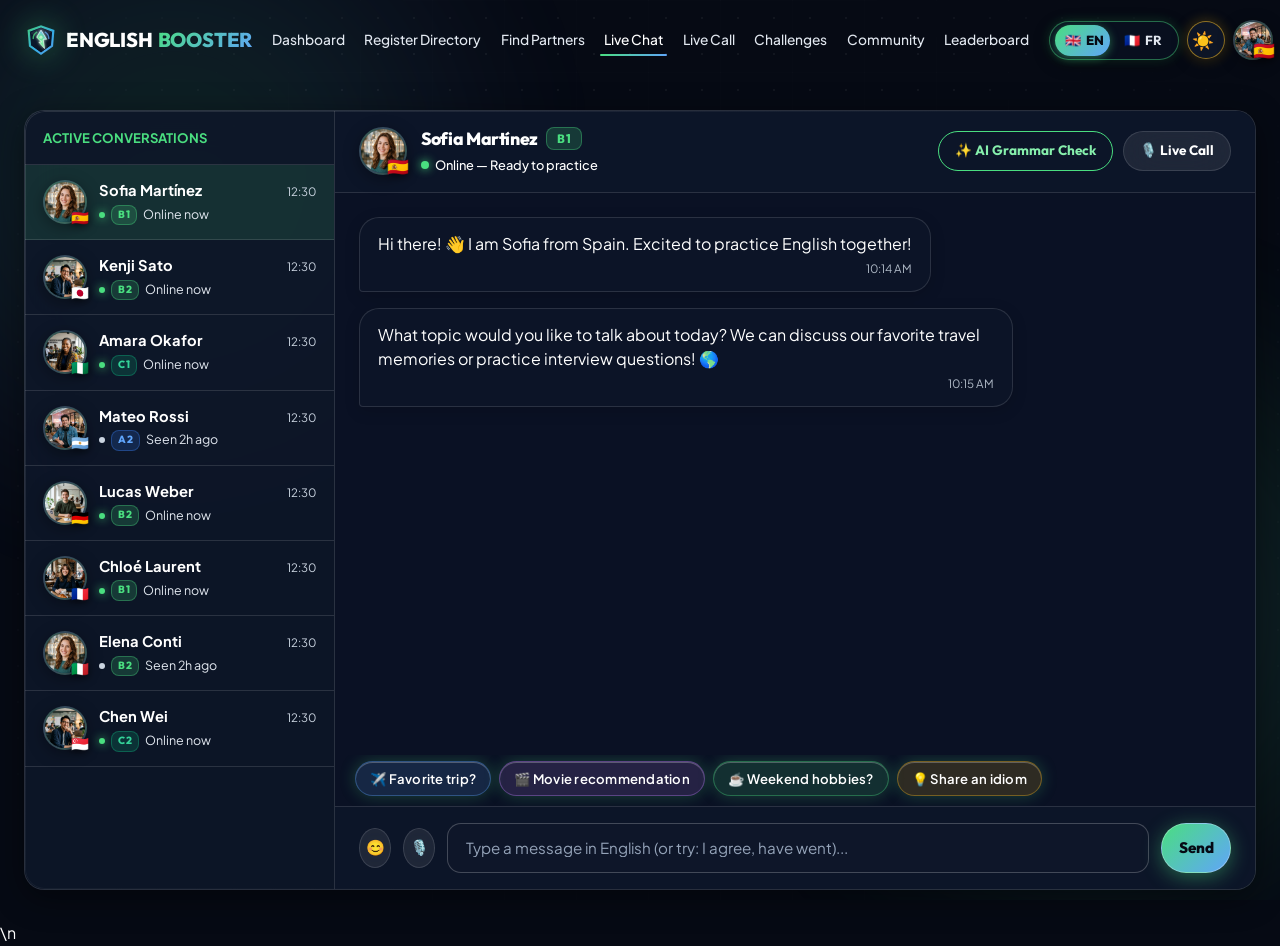
<file: pages/chat.html>
<!DOCTYPE html>
<html lang="en" data-theme="dark">
<head>
  <meta charset="UTF-8">
  <meta name="viewport" content="width=device-width, initial-scale=1.0">
  <title data-i18n="title_chat">Chat & AI Grammar Assistant | English Booster</title>
  <meta name="description" content="Real-time messaging with your international conversation partners and instant AI pedagogical grammar corrections.">
  <link rel="stylesheet" href="../css/style.css">
  <link rel="stylesheet" href="../css/animations.css">
  <link rel="stylesheet" href="../css/responsive.css">
  <link rel="icon" type="image/svg+xml" href="../assets/images/logo.svg">
  <style>
    .chat-layout {
      display: grid;
      grid-template-columns: 310px 1fr;
      height: calc(100vh - var(--nav-height) - 40px);
      min-height: 560px;
      margin-top: 20px;
      overflow: hidden;
    }

    .chat-sidebar {
      border-right: 1px solid var(--glass-border);
      display: flex;
      flex-direction: column;
      background: var(--bg-card);
    }

    .chat-partner-item {
      display: flex;
      align-items: center;
      gap: 12px;
      padding: 14px 18px;
      cursor: pointer;
      border-bottom: 1px solid var(--glass-border);
      transition: background-color var(--transition-fast);
      color: var(--text-main);
    }

    .chat-partner-item:hover,
    .chat-partner-item.active {
      background: rgba(74, 222, 128, 0.12);
    }

    .chat-main-area {
      display: flex;
      flex-direction: column;
      height: 100%;
      background: var(--bg-surface);
    }

    .chat-header-bar {
      padding: 16px 24px;
      border-bottom: 1px solid var(--glass-border);
      display: flex;
      align-items: center;
      justify-content: space-between;
      background: var(--bg-card);
      color: var(--text-main);
    }

    .chat-messages-box {
      flex: 1;
      padding: 24px;
      overflow-y: auto;
      display: flex;
      flex-direction: column;
      gap: 16px;
    }

    .chat-bubble-wrap {
      display: flex;
      max-width: 75%;
    }

    .chat-bubble-wrap.incoming {
      align-self: flex-start;
    }

    .chat-bubble-wrap.outgoing {
      align-self: flex-end;
    }

    .chat-bubble {
      padding: 14px 18px;
      border-radius: var(--radius-lg);
      position: relative;
      box-shadow: 0 4px 15px rgba(0, 0, 0, 0.15);
      line-height: 1.5;
    }

    .bubble-partner {
      background: var(--bg-card);
      border: 1px solid var(--glass-border);
      border-bottom-left-radius: 4px;
      color: var(--text-main);
    }

    .bubble-user {
      background: linear-gradient(135deg, #0284c7, #2563eb);
      color: #ffffff;
      border-bottom-right-radius: 4px;
    }

    .chat-time {
      font-size: 0.72rem;
      opacity: 0.85;
      margin-top: 4px;
      text-align: right;
      color: var(--text-subtle);
    }

    .bubble-user .chat-time {
      color: rgba(255, 255, 255, 0.85);
    }

    .chat-compose-bar {
      padding: 16px 24px;
      border-top: 1px solid var(--glass-border);
      display: flex;
      align-items: center;
      gap: 12px;
      background: var(--bg-card);
    }

    [data-theme="light"] .chat-sidebar {
      background: #ffffff !important;
      border-right-color: #cbd5e1 !important;
    }

    [data-theme="light"] .chat-header-bar {
      background: #ffffff !important;
      border-bottom-color: #cbd5e1 !important;
    }

    [data-theme="light"] .chat-main-area {
      background: #f8fafc !important;
    }

    [data-theme="light"] .chat-compose-bar {
      background: #ffffff !important;
      border-top-color: #cbd5e1 !important;
    }

    [data-theme="light"] .bubble-partner {
      background: #ffffff !important;
      border-color: #cbd5e1 !important;
      color: #090d16 !important;
      box-shadow: 0 2px 8px rgba(0, 0, 0, 0.05) !important;
    }
  </style>
  <!-- PWA & MULTI-DEVICE SUPPORT (MOBILE, TABLETTE, ORDINATEUR) -->
  <link rel="manifest" href="../manifest.json">
  <meta name="theme-color" content="#030712">
  <meta name="mobile-web-app-capable" content="yes">
  <meta name="apple-mobile-web-app-capable" content="yes">
  <meta name="apple-mobile-web-app-status-bar-style" content="black-translucent">
  <meta name="apple-mobile-web-app-title" content="English Booster">
  <link rel="apple-touch-icon" href="../assets/images/logo.svg">
</head>
<body>

  <!-- CRYSTAL BACKGROUND -->
  <div class="crystal-bg-wrapper" aria-hidden="true">
    <div class="crystal-orb crystal-orb-1"></div>
    <div class="crystal-orb crystal-orb-2"></div>
    <div class="crystal-grid-overlay"></div>
  </div>

  <!-- FIXED APP NAVBAR -->
  <header>
    <nav class="site-nav scrolled" id="main-nav">
      <div class="container nav-container">
        <a href="../index.html" class="nav-brand">
          <img src="../assets/images/logo.svg" alt="English Booster Logo" class="brand-logo-img" />
          <span>ENGLISH <span class="brand-title-accent">BOOSTER</span></span>
        </a>

        <ul class="nav-links">
          <li><a href="dashboard.html" class="nav-link" data-i18n="nav_dashboard">Dashboard</a></li>
          <li><a href="inscrits.html" class="nav-link" data-i18n="nav_inscrits">Inscrivez-vous</a></li>
          <li><a href="partners.html" class="nav-link" data-i18n="nav_partners">Find Partners</a></li>
          <li><a href="chat.html" class="nav-link active" data-i18n="nav_chat">Chat</a></li>
          <li><a href="call.html" class="nav-link" data-i18n="nav_call">Live Call</a></li>
          <li><a href="challenges.html" class="nav-link" data-i18n="nav_challenges">Challenges</a></li>
          <li><a href="community.html" class="nav-link" data-i18n="nav_community">Community</a></li>
          <li><a href="leaderboard.html" class="nav-link" data-i18n="nav_leaderboard">Leaderboard</a></li>
        </ul>

        <div class="nav-actions">
          <!-- Language Switcher Pill (Multi-Langue Anglais & Français) -->
          <div class="lang-switcher-pill" role="group" aria-label="Language Selector">
            <button type="button" class="lang-btn active" data-lang="en" title="English">
              <span>🇬🇧</span> EN
            </button>
            <button type="button" class="lang-btn" data-lang="fr" title="Français">
              <span>🇫🇷</span> FR
            </button>
          </div>
          <button class="theme-toggle-btn" aria-label="Toggle Theme">☀️</button>
          <a href="profile.html" class="partner-avatar" style="width: 40px; height: 40px;" title="My Profile">
            <img src="../assets/avatars/alex.jpg" alt="Alex" class="avatar-img" />
            <span class="avatar-badge-flag">🇪🇸</span>
          </a>
          <button class="mobile-menu-toggle" aria-label="Menu">
            <span></span><span></span><span></span>
          </button>
        </div>
      </div>
    </nav>
  </header>

  <!-- MOBILE SLIDE DRAWER -->
  <div class="mobile-drawer" id="mobile-drawer">
        <!-- Language Selector Mobile Drawer -->
    <div class="lang-drawer-wrap" style="padding: 12px 0; display: flex; align-items: center; justify-content: space-between; border-bottom: 1px solid var(--glass-border); margin-bottom: 14px;">
      <span style="font-size: 0.88rem; font-weight: 700; color: var(--text-muted); display: flex; align-items: center; gap: 6px;">
        <span>🌐</span> Langue / Language
      </span>
      <div class="lang-switcher-pill" role="group">
        <button type="button" class="lang-btn active" data-lang="en">
          <span>🇬🇧</span> EN
        </button>
        <button type="button" class="lang-btn" data-lang="fr">
          <span>🇫🇷</span> FR
        </button>
      </div>
    </div>
<ul class="mobile-nav-links">
      <li><a href="dashboard.html" class="mobile-nav-link"><span>📊</span> <span data-i18n="nav_dashboard">Dashboard</span></a></li>
      <li><a href="inscrits.html" class="mobile-nav-link"><span>✍️</span> <span data-i18n="nav_inscrits">Inscrivez-vous</span></a></li>
      <li><a href="partners.html" class="mobile-nav-link"><span>🔎</span> <span data-i18n="nav_partners">Find Partners</span></a></li>
      <li><a href="watch.html" class="mobile-nav-link"><span>🎬</span> <span data-i18n="nav_watch">Watch Videos</span></a></li>
      <li><a href="chat.html" class="mobile-nav-link active"><span>💬</span> <span data-i18n="nav_chat">Live Chat</span></a></li>
      <li><a href="call.html" class="mobile-nav-link"><span>🎙️</span> <span data-i18n="nav_call">Live Call</span></a></li>
      <li><a href="challenges.html" class="mobile-nav-link"><span>🎯</span> <span data-i18n="nav_challenges">Daily Challenges</span></a></li>
      <li><a href="community.html" class="mobile-nav-link"><span>👥</span> <span data-i18n="nav_community">Community</span></a></li>
      <li><a href="leaderboard.html" class="mobile-nav-link"><span>🏆</span> <span data-i18n="nav_leaderboard">Leaderboard</span></a></li>
      <li><a href="profile.html" class="mobile-nav-link"><span>👤</span> <span data-i18n="nav_profile">Profile</span></a></li>
    </ul>
  </div>

  <main class="container" style="padding-top: calc(var(--nav-height) + 10px); padding-bottom: 30px;">
    <!-- CHAT INTERFACE WINDOW -->
    <div class="glass-card chat-layout">
      <!-- Sidebar Partners List -->
      <aside class="chat-sidebar" aria-label="Conversation Partners">
        <div style="padding: 16px 18px; border-bottom: 1px solid var(--glass-border);">
          <div style="font-size: 0.82rem; font-weight: 700; color: var(--cyan-primary); text-transform: uppercase;" data-i18n="chat_active_convs">
            Active Conversations
          </div>
        </div>

        <div id="chat-partners-list" style="overflow-y: auto; flex: 1;">
          <!-- Rendered dynamically by js/chat.js -->
        </div>
      </aside>

      <!-- Main Messages View -->
      <section class="chat-main-area" aria-label="Chat Conversation">
        <!-- Active Partner Header -->
        <div id="chat-active-header" class="chat-header-bar">
          <!-- Rendered dynamically by js/chat.js -->
        </div>

        <!-- Messages Body -->
        <div id="chat-messages-container" class="chat-messages-box">
          <!-- Rendered dynamically by js/chat.js -->
        </div>

        <!-- Partner Typing Indicator -->
        <div id="partner-typing-indicator" style="display: none; align-items: center; gap: 8px; padding: 6px 24px; font-size: 0.8rem; color: var(--text-muted);">
          <div class="voice-wave-container" style="height: 14px;">
            <span class="wave-bar" style="height: 6px; width: 3px;"></span>
            <span class="wave-bar" style="height: 10px; width: 3px;"></span>
            <span class="wave-bar" style="height: 6px; width: 3px;"></span>
          </div>
          <span data-i18n="chat_typing_hint">Partner is typing a response in English...</span>
        </div>

        <!-- Quick Discussion Starter Chips -->
        <div class="chat-quick-chips" style="display: flex; gap: 8px; padding: 6px 20px 10px; overflow-x: auto; scrollbar-width: none;">
          <button type="button" class="crystal-badge chat-starter-chip" data-text="What was your favorite trip so far?" style="cursor: pointer; background: rgba(96, 165, 250, 0.15); border-color: rgba(96, 165, 250, 0.35);">✈️ Favorite trip?</button>
          <button type="button" class="crystal-badge chat-starter-chip" data-text="What kind of English movies do you recommend?" style="cursor: pointer; background: rgba(192, 132, 252, 0.15); border-color: rgba(192, 132, 252, 0.35);">🎬 Movie recommendation</button>
          <button type="button" class="crystal-badge chat-starter-chip" data-text="What are your favorite hobbies on weekends?" style="cursor: pointer; background: rgba(74, 222, 128, 0.15); border-color: rgba(74, 222, 128, 0.35);">☕ Weekend hobbies?</button>
          <button type="button" class="crystal-badge chat-starter-chip" data-text="Can you teach me a popular idiom from your country?" style="cursor: pointer; background: rgba(251, 191, 36, 0.15); border-color: rgba(251, 191, 36, 0.35);">💡 Share an idiom</button>
        </div>

        <!-- Chat Compose Bar -->
        <div class="chat-compose-bar">
          <!-- Emoji Button -->
          <button id="chat-emoji-btn" class="btn btn-secondary btn-icon-only" style="width: 40px; height: 40px;" title="Insert Emoji">
            😊
          </button>

          <!-- Voice Note Recorder Button -->
          <button id="chat-voice-btn" class="btn btn-secondary btn-icon-only" style="width: 40px; height: 40px;" title="Record Voice Note">
            🎙️
          </button>

          <!-- Text Input -->
          <input type="text" id="chat-input-text" class="form-control" placeholder="Type a message in English (or try: 'I have went to London yesterday')..." data-i18n-placeholder="chat_ph_input" style="padding: 12px 18px;" />

          <!-- Send Button -->
          <button id="chat-send-btn" class="btn btn-primary" style="padding: 12px 20px;" data-i18n="chat_btn_send">
            Send
          </button>
        </div>
      </section>
    </div>
  </main>

  <!-- MOBILE BOTTOM DOCK -->
  <nav class="mobile-bottom-dock">
    <a href="dashboard.html" class="dock-item">
      <span class="dock-icon">🏠</span>
      <span data-i18n="nav_dashboard">Dashboard</span>
    </a>
    <a href="partners.html" class="dock-item">
      <span class="dock-icon">🔎</span>
      <span data-i18n="nav_discover">Discover</span>
    </a>
    <a href="chat.html" class="dock-item active">
      <span class="dock-icon">💬</span>
      <span class="dock-badge">1</span>
      <span data-i18n="nav_chat">Chat</span>
    </a>
    <a href="community.html" class="dock-item">
      <span class="dock-icon">👥</span>
      <span data-i18n="nav_community">Community</span>
    </a>
    <a href="profile.html" class="dock-item">
      <span class="dock-icon">👤</span>
      <span data-i18n="nav_profile">Profile</span>
    </a>
  </nav>

  <script src="../js/i18n.js"></script>
  <script src="../js/main.js"></script>\n  <script src="../js/animations.js"></script>
  <script src="../js/aiVoiceEngine.js"></script>
  <script src="../js/avatarManager.js"></script>
  <script src="../js/matching.js"></script>
  <script src="../js/chat.js"></script>
  <script src="../js/pwa.js"></script>
</body>
</html>
</file>
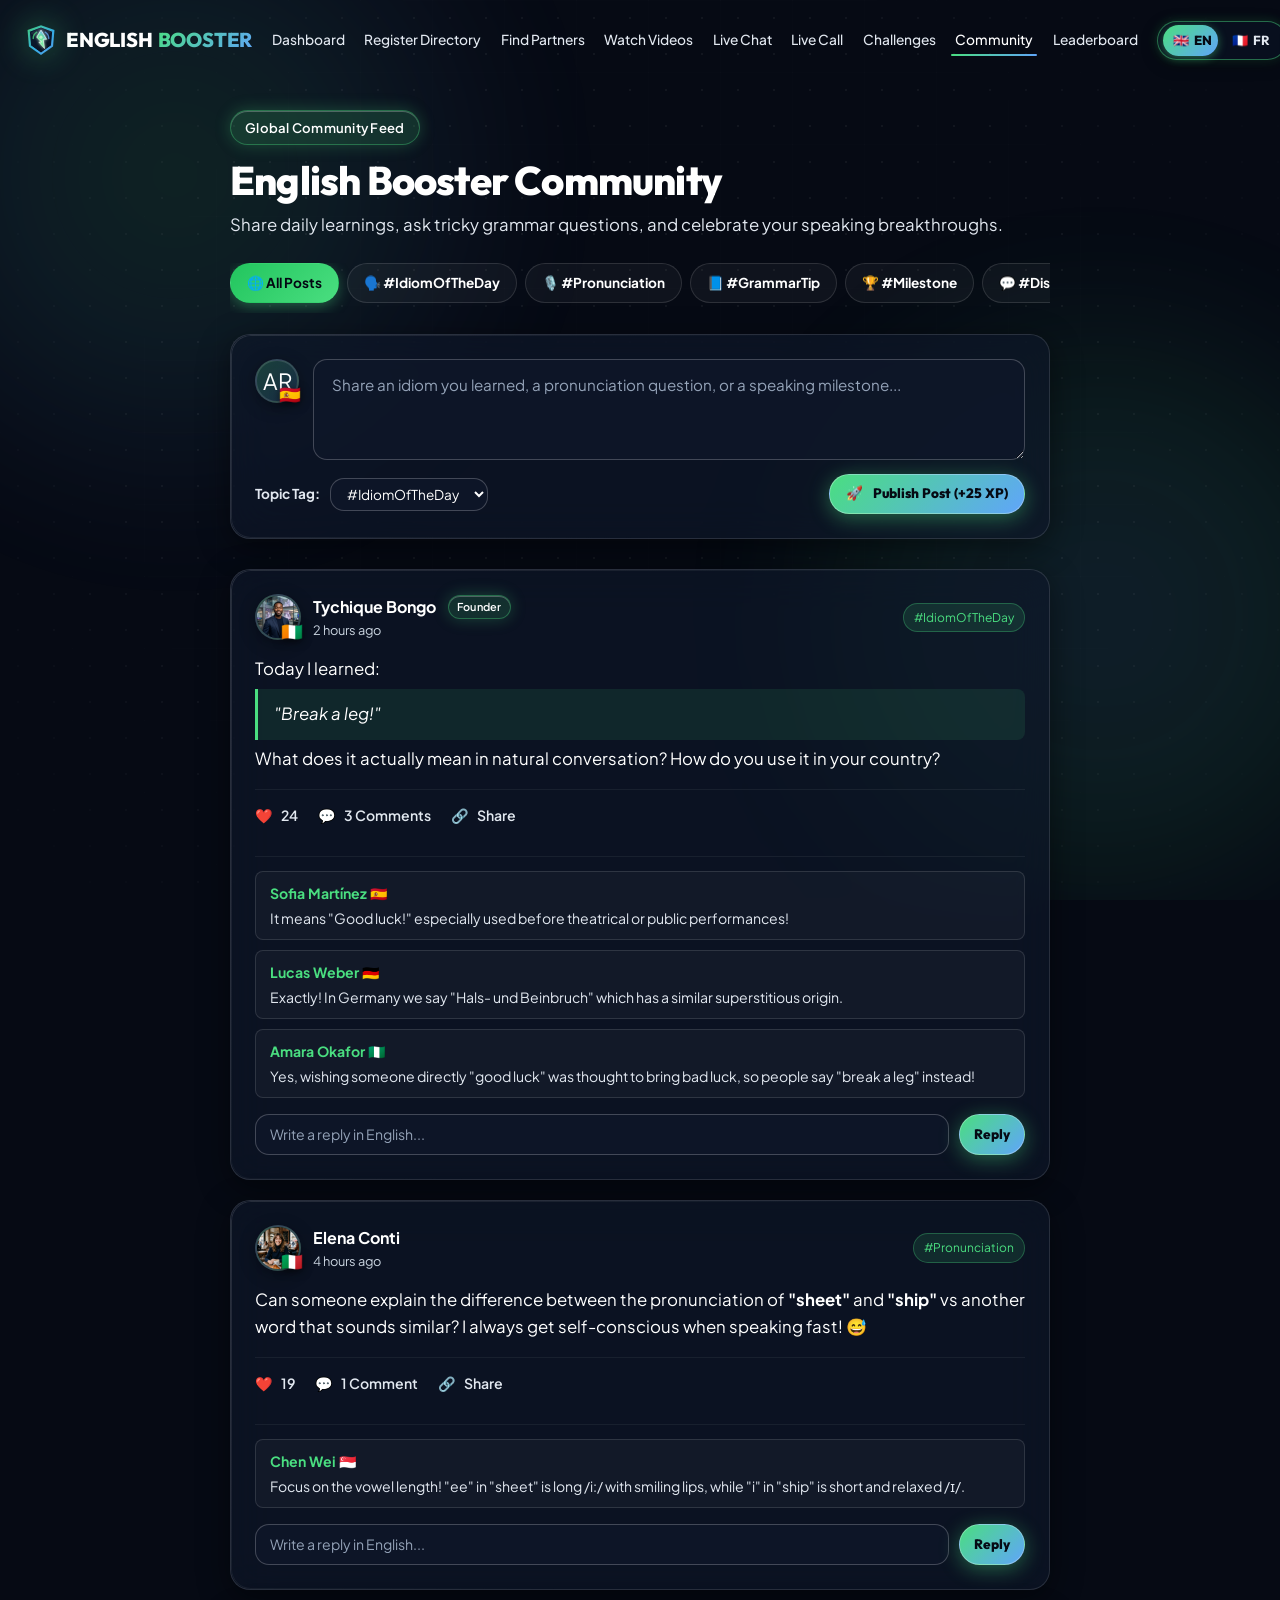
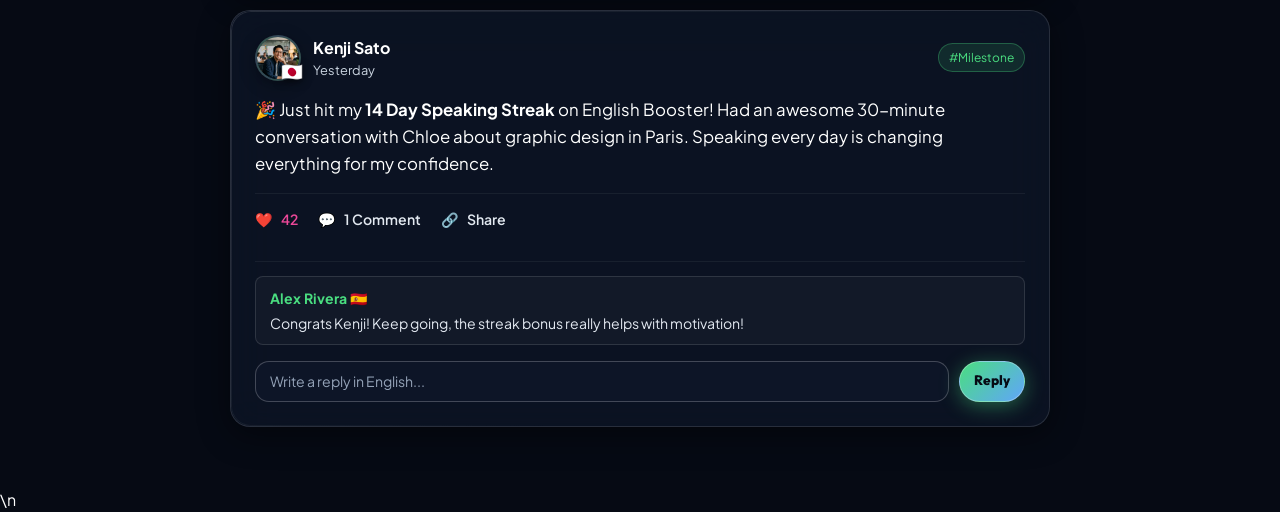
<file: pages/community.html>
<!DOCTYPE html>
<html lang="en" data-theme="dark">
<head>
  <meta charset="UTF-8">
  <meta name="viewport" content="width=device-width, initial-scale=1.0">
  <title data-i18n="title_community">Community Forum | English Booster</title>
  <meta name="description" content="Join the global English Booster community. Ask questions, discuss idioms, share milestones, and practice together.">
  <link rel="stylesheet" href="../css/style.css">
  <link rel="stylesheet" href="../css/animations.css">
  <link rel="stylesheet" href="../css/responsive.css">
  <link rel="icon" type="image/svg+xml" href="../assets/images/logo.svg">

  <!-- PWA & MULTI-DEVICE SUPPORT (MOBILE, TABLETTE, ORDINATEUR) -->
  <link rel="manifest" href="../manifest.json">
  <meta name="theme-color" content="#030712">
  <meta name="mobile-web-app-capable" content="yes">
  <meta name="apple-mobile-web-app-capable" content="yes">
  <meta name="apple-mobile-web-app-status-bar-style" content="black-translucent">
  <meta name="apple-mobile-web-app-title" content="English Booster">
  <link rel="apple-touch-icon" href="../assets/images/logo.svg">
</head>
<body>

  <!-- CRYSTAL BACKGROUND -->
  <div class="crystal-bg-wrapper" aria-hidden="true">
    <div class="crystal-orb crystal-orb-1"></div>
    <div class="crystal-orb crystal-orb-2"></div>
    <div class="crystal-grid-overlay"></div>
  </div>

  <header>
    <nav class="site-nav scrolled" id="main-nav">
      <div class="container nav-container">
        <a href="../index.html" class="nav-brand">
          <img src="../assets/images/logo.svg" alt="English Booster Logo" class="brand-logo-img" />
          <span>ENGLISH <span class="brand-title-accent">BOOSTER</span></span>
        </a>

        <ul class="nav-links">
          <li><a href="dashboard.html" class="nav-link" data-i18n="nav_dashboard">Dashboard</a></li>
          <li><a href="inscrits.html" class="nav-link" data-i18n="nav_inscrits">Inscrivez-vous</a></li>
          <li><a href="partners.html" class="nav-link" data-i18n="nav_partners">Find Partners</a></li>
          <li><a href="watch.html" class="nav-link" data-i18n="nav_watch">Watch Videos</a></li>
          <li><a href="chat.html" class="nav-link" data-i18n="nav_chat">Chat</a></li>
          <li><a href="call.html" class="nav-link" data-i18n="nav_call">Live Call</a></li>
          <li><a href="challenges.html" class="nav-link" data-i18n="nav_challenges">Challenges</a></li>
          <li><a href="community.html" class="nav-link active" data-i18n="nav_community">Community</a></li>
          <li><a href="leaderboard.html" class="nav-link" data-i18n="nav_leaderboard">Leaderboard</a></li>
        </ul>

        <div class="nav-actions">
          <!-- Language Switcher Pill (Multi-Langue Anglais & Français) -->
          <div class="lang-switcher-pill" role="group" aria-label="Language Selector">
            <button type="button" class="lang-btn active" data-lang="en" title="English">
              <span>🇬🇧</span> EN
            </button>
            <button type="button" class="lang-btn" data-lang="fr" title="Français">
              <span>🇫🇷</span> FR
            </button>
          </div>
          <button class="theme-toggle-btn" aria-label="Toggle Theme">☀️</button>
          <a href="profile.html" class="partner-avatar" style="width: 40px; height: 40px;" title="My Profile">
            <img src="../assets/avatars/alex.jpg" alt="Alex" class="avatar-img" />
            <span class="avatar-badge-flag">🇪🇸</span>
          </a>
          <button class="mobile-menu-toggle" aria-label="Menu">
            <span></span><span></span><span></span>
          </button>
        </div>
      </div>
    </nav>
  </header>

  <!-- MOBILE SLIDE DRAWER -->
  <div class="mobile-drawer" id="mobile-drawer">
        <!-- Language Selector Mobile Drawer -->
    <div class="lang-drawer-wrap" style="padding: 12px 0; display: flex; align-items: center; justify-content: space-between; border-bottom: 1px solid var(--glass-border); margin-bottom: 14px;">
      <span style="font-size: 0.88rem; font-weight: 700; color: var(--text-muted); display: flex; align-items: center; gap: 6px;">
        <span>🌐</span> Langue / Language
      </span>
      <div class="lang-switcher-pill" role="group">
        <button type="button" class="lang-btn active" data-lang="en">
          <span>🇬🇧</span> EN
        </button>
        <button type="button" class="lang-btn" data-lang="fr">
          <span>🇫🇷</span> FR
        </button>
      </div>
    </div>
    <ul class="mobile-nav-links">
      <li><a href="dashboard.html" class="mobile-nav-link"><span>📊</span> <span data-i18n="nav_dashboard">Dashboard</span></a></li>
      <li><a href="inscrits.html" class="mobile-nav-link"><span>✍️</span> <span data-i18n="nav_inscrits">Inscrivez-vous</span></a></li>
      <li><a href="partners.html" class="mobile-nav-link"><span>🔎</span> <span data-i18n="nav_partners">Find Partners</span></a></li>
      <li><a href="watch.html" class="mobile-nav-link"><span>🎬</span> <span data-i18n="nav_watch">Watch Videos</span></a></li>
      <li><a href="chat.html" class="mobile-nav-link"><span>💬</span> <span data-i18n="nav_chat">Live Chat</span></a></li>
      <li><a href="call.html" class="mobile-nav-link"><span>🎙️</span> <span data-i18n="nav_call">Live Call</span></a></li>
      <li><a href="challenges.html" class="mobile-nav-link"><span>🎯</span> <span data-i18n="nav_challenges">Daily Challenges</span></a></li>
      <li><a href="community.html" class="mobile-nav-link active"><span>👥</span> <span data-i18n="nav_community">Community</span></a></li>
      <li><a href="leaderboard.html" class="mobile-nav-link"><span>🏆</span> <span data-i18n="nav_leaderboard">Leaderboard</span></a></li>
      <li><a href="profile.html" class="mobile-nav-link"><span>👤</span> <span data-i18n="nav_profile">Profile</span></a></li>
    </ul>
  </div>

  <main class="container" style="padding-top: calc(var(--nav-height) + 30px); padding-bottom: 60px;">
    <div style="max-width: 820px; margin: 0 auto;">
      <!-- HEADER -->
      <div style="margin-bottom: 24px;" class="reveal-init">
        <span class="crystal-badge" style="margin-bottom: 10px;" data-i18n="community_feed_badge">Global Community Feed</span>
        <h1 style="font-size: 2.5rem; letter-spacing: -0.02em;" data-i18n="community_title">English Booster Community</h1>
        <p style="color: var(--text-muted); font-size: 1.05rem; margin-top: 6px;" data-i18n="community_desc">
          Share daily learnings, ask tricky grammar questions, and celebrate your speaking breakthroughs.
        </p>
      </div>

      <!-- CATEGORY FILTER CHIPS -->
      <div class="community-filter-bar reveal-init" style="display: flex; gap: 8px; overflow-x: auto; padding-bottom: 10px; margin-bottom: 22px;">
        <button type="button" class="community-filter-chip active" data-filter="all" data-i18n="community_filter_all">🌐 All Posts</button>
        <button type="button" class="community-filter-chip" data-filter="#IdiomOfTheDay" data-i18n="community_filter_idiom">🗣️ #IdiomOfTheDay</button>
        <button type="button" class="community-filter-chip" data-filter="#Pronunciation" data-i18n="community_filter_pronunciation">🎙️ #Pronunciation</button>
        <button type="button" class="community-filter-chip" data-filter="#GrammarTip" data-i18n="community_filter_grammar">📘 #GrammarTip</button>
        <button type="button" class="community-filter-chip" data-filter="#Milestone" data-i18n="community_filter_milestone">🏆 #Milestone</button>
        <button type="button" class="community-filter-chip" data-filter="#Discussion" data-i18n="community_filter_discussion">💬 #Discussion</button>
      </div>

      <!-- CREATE NEW POST CARD -->
      <div class="glass-card" style="padding: 24px; margin-bottom: 30px;" class="reveal-init">
        <form id="new-post-form">
          <div style="display: flex; gap: 14px; margin-bottom: 14px;">
            <div class="partner-avatar" style="width: 44px; height: 44px;">
              AR
              <span class="avatar-badge-flag">🇪🇸</span>
            </div>
            <textarea id="new-post-content" class="form-control" placeholder="Share an idiom you learned, a pronunciation question, or a speaking milestone..." data-i18n-placeholder="community_input_placeholder" rows="3" style="resize: vertical;"></textarea>
          </div>

          <div style="display: flex; justify-content: space-between; align-items: center; flex-wrap: wrap; gap: 12px;">
            <div style="display: flex; align-items: center; gap: 10px;">
              <label for="new-post-tag" style="font-size: 0.85rem; color: var(--text-muted);" data-i18n="community_topic_tag">Topic Tag:</label>
              <select id="new-post-tag" class="form-control" style="padding: 6px 12px; font-size: 0.85rem; width: auto;">
                <option value="#IdiomOfTheDay">#IdiomOfTheDay</option>
                <option value="#Pronunciation">#Pronunciation</option>
                <option value="#GrammarTip">#GrammarTip</option>
                <option value="#Milestone">#Milestone</option>
                <option value="#Discussion">#Discussion</option>
              </select>
            </div>

            <button type="submit" class="btn btn-primary btn-sm" id="btn-publish-post">
              <span>🚀</span> <span data-i18n="community_btn_publish">Publish Post (+25 XP)</span>
            </button>
          </div>
        </form>
      </div>

      <!-- FEED POSTS CONTAINER -->
      <div id="community-posts-container" class="community-feed">
        <!-- Rendered by js/community.js -->
      </div>
    </div>
  </main>

  <!-- MOBILE BOTTOM DOCK -->
  <nav class="mobile-bottom-dock">
    <a href="dashboard.html" class="dock-item">
      <span class="dock-icon">🏠</span>
      <span data-i18n="nav_dashboard">Dashboard</span>
    </a>
    <a href="partners.html" class="dock-item">
      <span class="dock-icon">🔎</span>
      <span data-i18n="nav_discover">Discover</span>
    </a>
    <a href="chat.html" class="dock-item">
      <span class="dock-icon">💬</span>
      <span class="dock-badge">1</span>
      <span data-i18n="nav_chat">Chat</span>
    </a>
    <a href="community.html" class="dock-item active">
      <span class="dock-icon">👥</span>
      <span data-i18n="nav_community">Community</span>
    </a>
    <a href="profile.html" class="dock-item">
      <span class="dock-icon">👤</span>
      <span data-i18n="nav_profile">Profile</span>
    </a>
  </nav>

  <!-- SCRIPTS -->
  <script src="../js/i18n.js"></script>
  <script src="../js/main.js"></script>\n  <script src="../js/animations.js"></script>
  <script src="../js/aiVoiceEngine.js"></script>
  <script src="../js/avatarManager.js"></script>
  <script src="../js/community.js"></script>
  <script src="../js/pwa.js"></script>
</body>
</html>
</file>
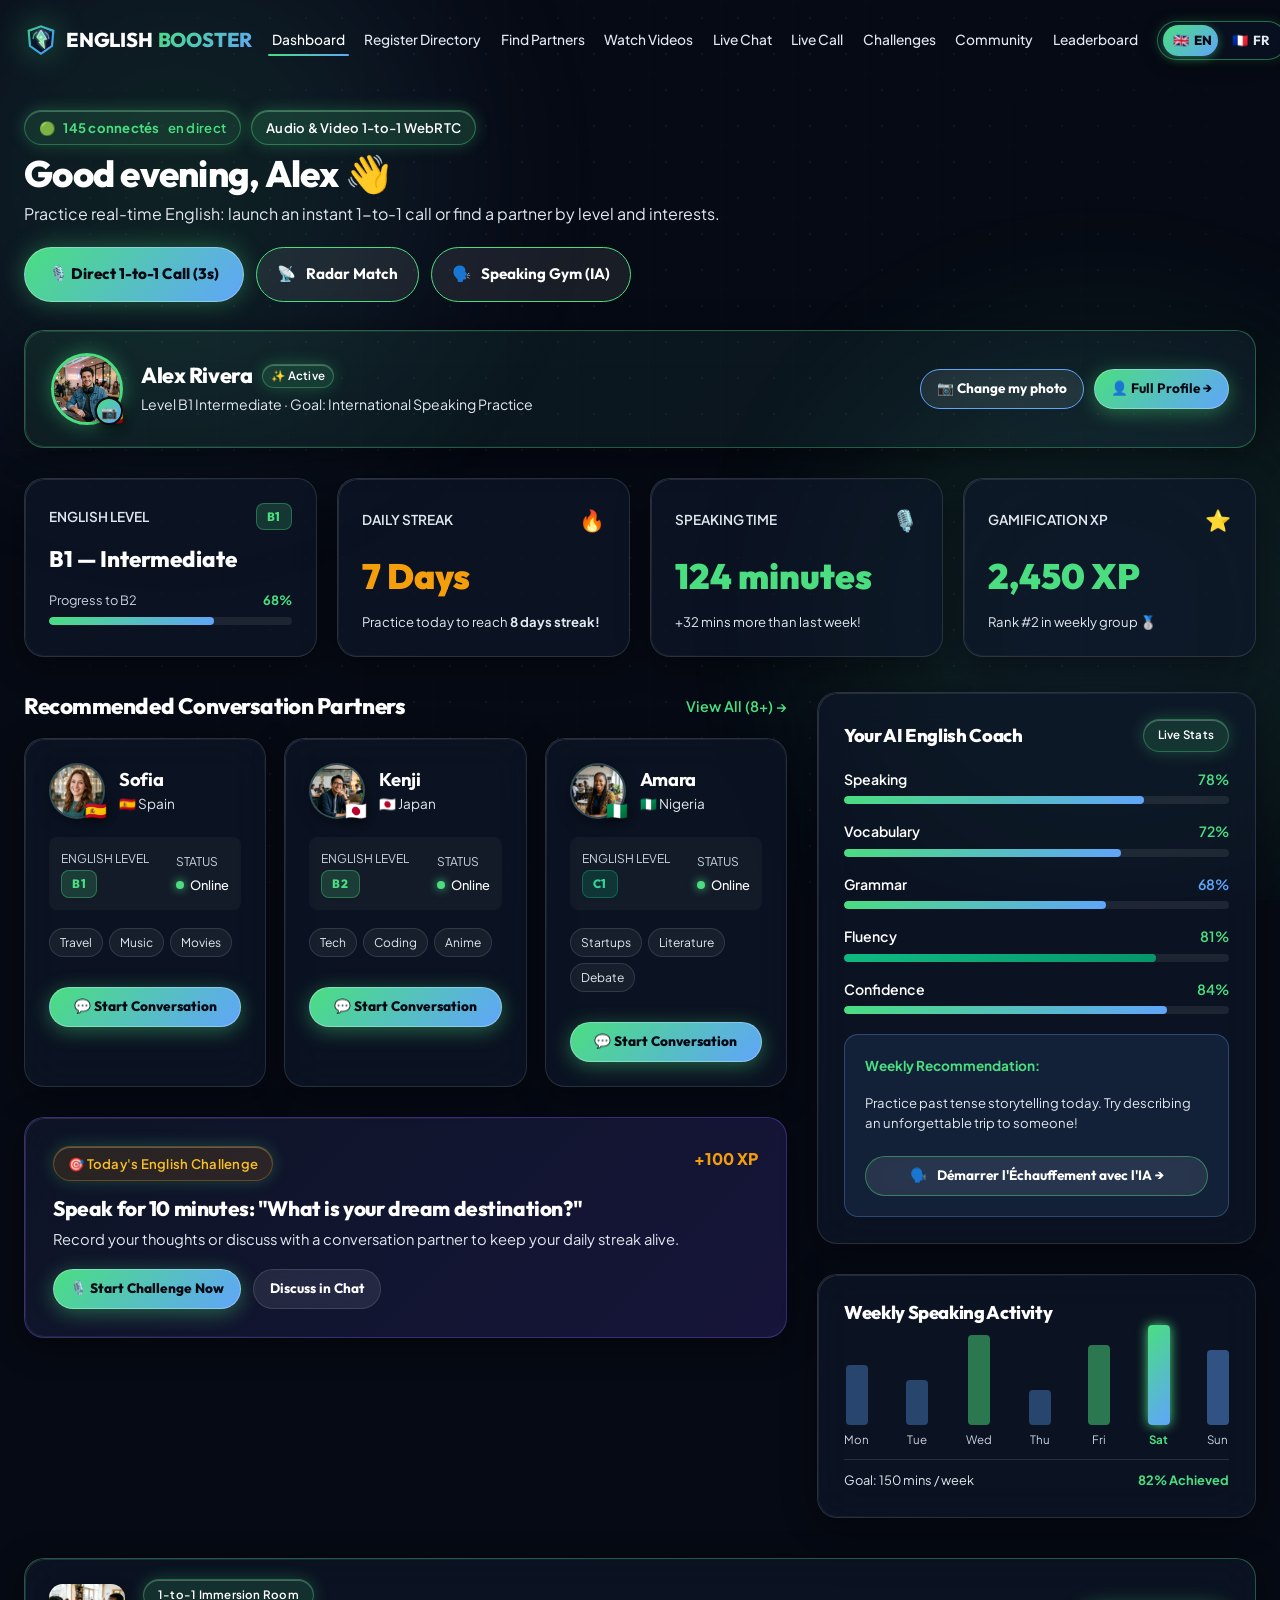
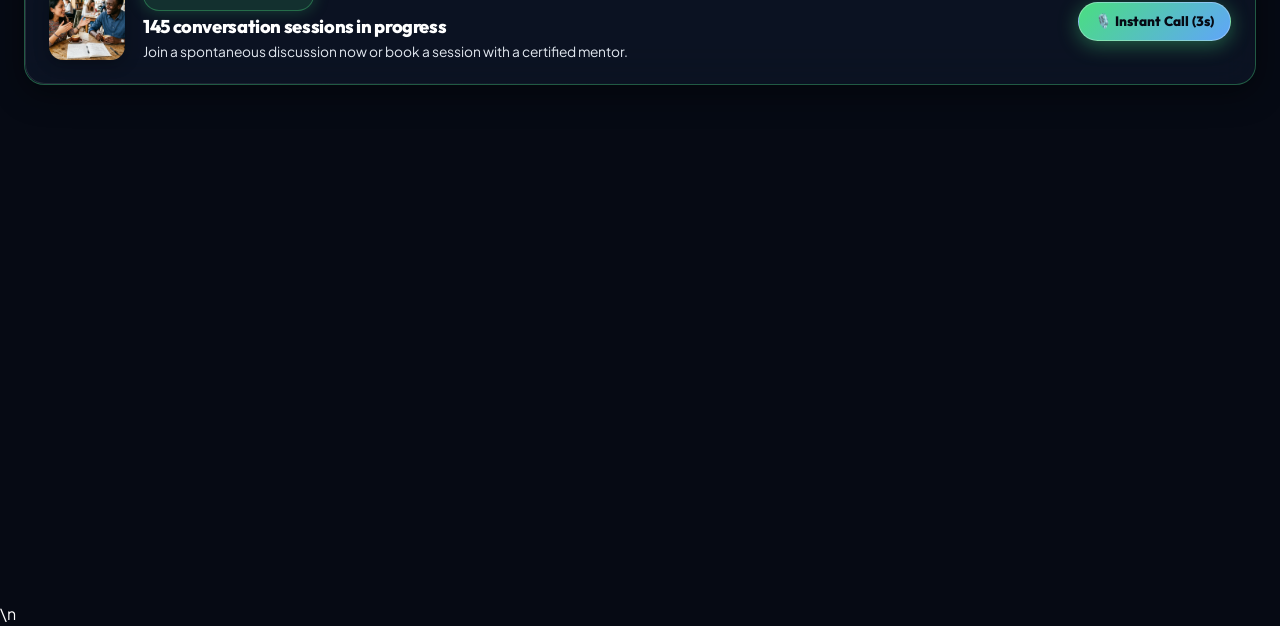
<file: pages/dashboard.html>
<!DOCTYPE html>
<html lang="en" data-theme="dark">
<head>
  <meta charset="UTF-8">
  <meta name="viewport" content="width=device-width, initial-scale=1.0">
  <title data-i18n="title_dashboard">Dashboard | English Booster</title>
  <meta name="description" content="Your English Booster learning dashboard. Track your speaking time, streak, XP, and connect with global conversation partners.">
  <link rel="stylesheet" href="../css/style.css">
  <link rel="stylesheet" href="../css/animations.css">
  <link rel="stylesheet" href="../css/responsive.css">
  <link rel="icon" type="image/svg+xml" href="../assets/images/logo.svg">

  <!-- PWA & MULTI-DEVICE SUPPORT (MOBILE, TABLETTE, ORDINATEUR) -->
  <link rel="manifest" href="../manifest.json">
  <meta name="theme-color" content="#030712">
  <meta name="mobile-web-app-capable" content="yes">
  <meta name="apple-mobile-web-app-capable" content="yes">
  <meta name="apple-mobile-web-app-status-bar-style" content="black-translucent">
  <meta name="apple-mobile-web-app-title" content="English Booster">
  <link rel="apple-touch-icon" href="../assets/images/logo.svg">
</head>
<body>

  <!-- CRYSTAL BACKGROUND -->
  <div class="crystal-bg-wrapper" aria-hidden="true">
    <div class="crystal-orb crystal-orb-1"></div>
    <div class="crystal-orb crystal-orb-2"></div>
    <div class="crystal-grid-overlay"></div>
  </div>

  <!-- FIXED APP NAVBAR -->
  <header>
    <nav class="site-nav scrolled" id="main-nav">
      <div class="container nav-container">
        <a href="../index.html" class="nav-brand">
          <img src="../assets/images/logo.svg" alt="English Booster Logo" class="brand-logo-img" />
          <span>ENGLISH <span class="brand-title-accent">BOOSTER</span></span>
        </a>

        <ul class="nav-links">
          <li><a href="dashboard.html" class="nav-link active" data-i18n="nav_dashboard">Dashboard</a></li>
          <li><a href="inscrits.html" class="nav-link" data-i18n="nav_inscrits">Inscrivez-vous</a></li>
          <li><a href="partners.html" class="nav-link" data-i18n="nav_partners">Find Partners</a></li>
          <li><a href="watch.html" class="nav-link" data-i18n="nav_watch">Watch Videos</a></li>
          <li><a href="chat.html" class="nav-link" data-i18n="nav_chat">Chat</a></li>
          <li><a href="call.html" class="nav-link" data-i18n="nav_call">Live Call</a></li>
          <li><a href="challenges.html" class="nav-link" data-i18n="nav_challenges">Challenges</a></li>
          <li><a href="community.html" class="nav-link" data-i18n="nav_community">Community</a></li>
          <li><a href="leaderboard.html" class="nav-link" data-i18n="nav_leaderboard">Leaderboard</a></li>
        </ul>

        <div class="nav-actions">
          <!-- Language Switcher Pill (Multi-Langue Anglais & Français) -->
          <div class="lang-switcher-pill" role="group" aria-label="Language Selector">
            <button type="button" class="lang-btn active" data-lang="en" title="English">
              <span>🇬🇧</span> EN
            </button>
            <button type="button" class="lang-btn" data-lang="fr" title="Français">
              <span>🇫🇷</span> FR
            </button>
          </div>
          <button class="theme-toggle-btn" aria-label="Toggle Theme">☀️</button>
          
          <a href="profile.html" class="partner-avatar" style="width: 40px; height: 40px;" title="My Profile">
            <img src="../assets/avatars/alex.jpg" alt="Alex" class="avatar-img" />
            <span class="avatar-badge-flag">🇪🇸</span>
          </a>

          <button class="mobile-menu-toggle" aria-label="Menu">
            <span></span><span></span><span></span>
          </button>
        </div>
      </div>
    </nav>
  </header>

  <!-- MOBILE SLIDE DRAWER -->
  <div class="mobile-drawer" id="mobile-drawer">
        <!-- Language Selector Mobile Drawer -->
    <div class="lang-drawer-wrap" style="padding: 12px 0; display: flex; align-items: center; justify-content: space-between; border-bottom: 1px solid var(--glass-border); margin-bottom: 14px;">
      <span style="font-size: 0.88rem; font-weight: 700; color: var(--text-muted); display: flex; align-items: center; gap: 6px;">
        <span>🌐</span> Langue / Language
      </span>
      <div class="lang-switcher-pill" role="group">
        <button type="button" class="lang-btn active" data-lang="en">
          <span>🇬🇧</span> EN
        </button>
        <button type="button" class="lang-btn" data-lang="fr">
          <span>🇫🇷</span> FR
        </button>
      </div>
    </div>
<ul class="mobile-nav-links">
      <li><a href="dashboard.html" class="mobile-nav-link active"><span>📊</span> <span data-i18n="nav_dashboard">Dashboard</span></a></li>
      <li><a href="inscrits.html" class="mobile-nav-link"><span>✍️</span> <span data-i18n="nav_inscrits">Inscrivez-vous</span></a></li>
      <li><a href="partners.html" class="mobile-nav-link"><span>🔎</span> <span data-i18n="nav_partners">Find Partners</span></a></li>
      <li><a href="watch.html" class="mobile-nav-link"><span>🎬</span> <span data-i18n="nav_watch">Watch Videos</span></a></li>
      <li><a href="chat.html" class="mobile-nav-link"><span>💬</span> <span data-i18n="nav_chat">Live Chat</span></a></li>
      <li><a href="call.html" class="mobile-nav-link"><span>🎙️</span> <span data-i18n="nav_call">Live Call</span></a></li>
      <li><a href="challenges.html" class="mobile-nav-link"><span>🎯</span> <span data-i18n="nav_challenges">Daily Challenges</span></a></li>
      <li><a href="community.html" class="mobile-nav-link"><span>👥</span> <span data-i18n="nav_community">Community</span></a></li>
      <li><a href="leaderboard.html" class="mobile-nav-link"><span>🏆</span> <span data-i18n="nav_leaderboard">Leaderboard</span></a></li>
      <li><a href="profile.html" class="mobile-nav-link"><span>👤</span> <span data-i18n="nav_profile">Profile Settings</span></a></li>
      <li><a href="../index.html" class="mobile-nav-link"><span>🚪</span> <span data-i18n="nav_logout">Log out</span></a></li>
    </ul>
  </div>

  <main class="container" style="padding-top: calc(var(--nav-height) + 30px); padding-bottom: 60px;">
    <!-- DASHBOARD GREETING & DIRECT CALL ACTIONS -->
    <div style="display: flex; justify-content: space-between; align-items: center; flex-wrap: wrap; gap: 20px; margin-bottom: 28px;" class="reveal-init">
      <div>
        <div style="display: flex; align-items: center; gap: 10px; margin-bottom: 6px;">
          <span class="crystal-badge" style="background: rgba(74, 222, 128, 0.12); color: var(--green-400); border-color: rgba(74, 222, 128, 0.35);">
            🟢 <strong class="live-online-counter">145 connectés</strong> en direct
          </span>
          <span class="crystal-badge crystal-badge-cyan" data-i18n="dash_badge_webrtc">Audio & Vidéo 1-to-1 WebRTC</span>
        </div>
        <h1 id="dash-greeting" style="font-size: 2.3rem; margin: 0;">Good morning, Alex 👋</h1>
        <p style="color: var(--text-muted); font-size: 1rem; margin: 4px 0 0 0;" data-i18n="dash_subtitle">
          Pratiquez l'anglais en direct : lancez un appel 1-to-1 immédiat ou trouvez un partenaire par niveau et centres d'intérêts.
        </p>
      </div>

      <!-- BOUTONS D'APPEL DIRECT INSTRUCTIF & MATCHMAKING -->
      <div style="display: flex; gap: 12px; flex-wrap: wrap;">
        <button type="button" class="btn btn-primary btn-direct-call-guided" style="font-weight: 800; padding: 14px 24px; box-shadow: 0 0 25px rgba(74, 222, 128, 0.35);" data-i18n="partners_btn_direct_call">
          <span>🎙️</span> Appel Direct 1-to-1 (3s)
        </button>
        <button type="button" class="btn btn-secondary btn-trigger-radar-scanner" style="border-color: var(--cyan-primary); font-weight: 700; padding: 14px 20px;">
          <span>📡</span> Radar Match
        </button>
        <button type="button" class="btn btn-secondary btn-trigger-voice-gym" style="border-color: var(--purple-400); font-weight: 700; padding: 14px 20px;">
          <span>🗣️</span> Speaking Gym (IA)
        </button>
      </div>
    </div>

    <!-- PROFIL UTILISATEUR ÉPURÉ & BARRE DE PRÉSENCE AVEC CHANGEMENT DE PHOTO -->
    <div style="margin-bottom: 30px;" class="reveal-init">
      <div class="glass-card" style="padding: 22px 26px; display: flex; align-items: center; justify-content: space-between; flex-wrap: wrap; gap: 20px; border-color: rgba(74, 222, 128, 0.35); background: linear-gradient(135deg, rgba(74, 222, 128, 0.08), rgba(96, 165, 250, 0.06));">
        <div style="display: flex; align-items: center; gap: 18px;">
          <!-- Avatar modifiable avec badge caméra -->
          <div class="avatar-edit-container btn-open-avatar-modal" title="Cliquez pour changer votre photo de profil / Click to change profile photo">
            <div class="partner-avatar user-profile-avatar" style="width: 72px; height: 72px; border: 3px solid var(--green-400); box-shadow: 0 0 20px rgba(74, 222, 128, 0.4); cursor: pointer;">
              <img src="../assets/avatars/alex.jpg" alt="Profile" class="current-user-avatar-img avatar-img" id="dash-avatar-img" />
              <span class="avatar-badge-flag" style="font-size: 1.25rem;">🇪🇸</span>
            </div>
            <button type="button" class="btn-change-avatar-badge" title="Changer de photo" style="width: 28px; height: 28px; font-size: 0.82rem;">
              📷
            </button>
          </div>

          <div>
            <div style="display: flex; align-items: center; gap: 10px; margin-bottom: 4px;">
              <h3 id="dash-user-fullname" style="font-size: 1.35rem; margin: 0; color: #ffffff;">Alex Rivera</h3>
              <span class="crystal-badge" style="padding: 2px 8px; font-size: 0.72rem;" data-i18n="dash_user_active">✨ Actif</span>
            </div>
            <div style="font-size: 0.88rem; color: var(--text-muted);" data-i18n="dash_user_goal">
              <span>Niveau B1 Intermediate</span> · <span>Objectif : Pratique Orale Internationale</span>
            </div>
          </div>
        </div>

        <div style="display: flex; gap: 10px; flex-wrap: wrap;">
          <button type="button" class="btn btn-secondary btn-sm btn-open-avatar-modal" style="border-color: var(--blue-400); font-weight: 700;" data-i18n="dash_btn_change_photo">
            <span>📷</span> Changer ma photo
          </button>
          <a href="profile.html" class="btn btn-primary btn-sm" style="font-weight: 700;" data-i18n="dash_btn_full_profile">
            <span>👤</span> Profil Complet →
          </a>
        </div>
      </div>
    </div>

    <!-- CORE 4 STAT CARDS -->
    <div style="display: grid; grid-template-columns: repeat(auto-fit, minmax(230px, 1fr)); gap: 20px; margin-bottom: 36px;" class="reveal-init">
      <!-- Card 1: English Level -->
      <div class="glass-card" style="padding: 24px;">
        <div style="display: flex; justify-content: space-between; align-items: center; margin-bottom: 12px;">
          <span style="font-size: 0.85rem; color: var(--text-muted); font-weight: 600; text-transform: uppercase;" data-i18n="dash_card_level">English Level</span>
          <span class="badge-level level-b1">B1</span>
        </div>
        <div id="dash-level-text" style="font-size: 1.4rem; font-weight: 800; font-family: var(--font-heading); margin-bottom: 12px;">
          B1 — Intermediate
        </div>
        <div style="display: flex; justify-content: space-between; font-size: 0.8rem; margin-bottom: 6px;">
          <span style="color: var(--text-subtle);" data-i18n="dash_progress_to_b2">Progress to B2</span>
          <span id="dash-level-percent" style="font-weight: 700; color: var(--cyan-primary);">68%</span>
        </div>
        <div class="progress-track">
          <div id="dash-level-progress-bar" class="progress-fill" style="width: 0%;"></div>
        </div>
      </div>

      <!-- Card 2: Daily Streak -->
      <div class="glass-card" style="padding: 24px;">
        <div style="display: flex; justify-content: space-between; align-items: center; margin-bottom: 12px;">
          <span style="font-size: 0.85rem; color: var(--text-muted); font-weight: 600; text-transform: uppercase;" data-i18n="dash_card_streak">Daily Streak</span>
          <span style="font-size: 1.3rem;">🔥</span>
        </div>
        <div id="dash-streak-val" style="font-size: 2.2rem; font-weight: 900; font-family: var(--font-heading); color: var(--amber-accent); margin-bottom: 6px;">
          7 Days
        </div>
        <div style="font-size: 0.82rem; color: var(--text-muted);" data-i18n="dash_streak_sub">
          Practice today to reach <strong>8 days streak!</strong>
        </div>
      </div>

      <!-- Card 3: Speaking Time -->
      <div class="glass-card" style="padding: 24px;">
        <div style="display: flex; justify-content: space-between; align-items: center; margin-bottom: 12px;">
          <span style="font-size: 0.85rem; color: var(--text-muted); font-weight: 600; text-transform: uppercase;" data-i18n="dash_card_speaking">Speaking Time</span>
          <span style="font-size: 1.3rem;">🎙️</span>
        </div>
        <div id="dash-speaking-val" style="font-size: 2.2rem; font-weight: 900; font-family: var(--font-heading); color: var(--cyan-primary); margin-bottom: 6px;">
          124 minutes
        </div>
        <div style="font-size: 0.82rem; color: var(--text-muted);" data-i18n="dash_speaking_sub">
          +32 mins more than last week!
        </div>
      </div>

      <!-- Card 4: Total XP -->
      <div class="glass-card" style="padding: 24px;">
        <div style="display: flex; justify-content: space-between; align-items: center; margin-bottom: 12px;">
          <span style="font-size: 0.85rem; color: var(--text-muted); font-weight: 600; text-transform: uppercase;" data-i18n="dash_card_xp">Gamification XP</span>
          <span style="font-size: 1.3rem;">⭐</span>
        </div>
        <div id="dash-xp-val" style="font-size: 2.2rem; font-weight: 900; font-family: var(--font-heading); color: #4ade80; margin-bottom: 6px;">
          2,450 XP
        </div>
        <div style="font-size: 0.82rem; color: var(--text-muted);" data-i18n="dash_xp_sub">
          Rank #2 in weekly group 🥈
        </div>
      </div>
    </div>

    <!-- MAIN TWO-COLUMN DASHBOARD SECTION -->
    <div style="display: grid; grid-template-columns: 2fr 1.15fr; gap: 30px; margin-bottom: 40px;" class="dash-two-col">
      <!-- Left Column: Recommended Partners & Today's Challenge -->
      <div style="display: flex; flex-direction: column; gap: 30px;">
        <!-- Recommended Partners -->
        <div>
          <div style="display: flex; justify-content: space-between; align-items: center; margin-bottom: 18px;">
            <h3 style="font-size: 1.4rem;" data-i18n="dash_rec_title">Recommended Conversation Partners</h3>
            <a href="partners.html" style="font-size: 0.9rem; color: var(--cyan-primary); font-weight: 600;" data-i18n="dash_rec_view_all">View All (8+) &rarr;</a>
          </div>

          <div id="dash-recommended-partners" style="display: grid; grid-template-columns: repeat(auto-fill, minmax(240px, 1fr)); gap: 18px;">
            <!-- Rendered by js/dashboard.js -->
          </div>
        </div>

        <!-- Today's Challenge Quick Action -->
        <div class="glass-card" style="padding: 28px; background: linear-gradient(135deg, rgba(15,23,42,0.8), rgba(30,27,75,0.7)); border-color: rgba(139,92,246,0.35);">
          <div style="display: flex; justify-content: space-between; align-items: flex-start; margin-bottom: 14px;">
            <span class="crystal-badge crystal-badge-amber" data-i18n="dash_chal_badge">🎯 Today's English Challenge</span>
            <span style="font-weight: 800; color: var(--amber-accent);">+100 XP</span>
          </div>
          <h4 style="font-size: 1.3rem; margin-bottom: 6px;" data-i18n="dash_chal_title">Speak for 10 minutes: "What is your dream destination?"</h4>
          <p style="color: var(--text-muted); font-size: 0.92rem; margin-bottom: 18px;" data-i18n="dash_chal_desc">
            Record your thoughts or discuss with a conversation partner to keep your daily streak alive.
          </p>
          <div style="display: flex; gap: 12px;">
            <a href="challenges.html" class="btn btn-primary btn-sm" data-i18n="dash_chal_btn_start">
              <span>🎙️</span> Start Challenge Now
            </a>
            <a href="chat.html" class="btn btn-secondary btn-sm" data-i18n="dash_chal_btn_chat">
              Discuss in Chat
            </a>
          </div>
        </div>
      </div>

      <!-- Right Column: AI Coach Radar & Weekly Activity -->
      <div style="display: flex; flex-direction: column; gap: 30px;">
        <!-- AI Coach Overview -->
        <div class="glass-card" style="padding: 26px;">
          <div style="display: flex; justify-content: space-between; align-items: center; margin-bottom: 16px;">
            <h4 style="font-size: 1.15rem; display: flex; align-items: center; gap: 8px;" data-i18n="dash_coach_title">
              <span>🤖</span> Your AI English Coach
            </h4>
            <span class="crystal-badge" style="font-size: 0.72rem;" data-i18n="dash_coach_live_stats">Live Stats</span>
          </div>

          <div class="analytics-bars" style="margin-bottom: 20px;">
            <div class="bar-item">
              <div class="bar-header"><span data-i18n="coach_speaking">Speaking</span><span style="color: var(--cyan-primary);">78%</span></div>
              <div class="progress-track"><div class="progress-fill" style="width: 78%;"></div></div>
            </div>
            <div class="bar-item">
              <div class="bar-header"><span data-i18n="coach_vocab">Vocabulary</span><span style="color: var(--cyan-primary);">72%</span></div>
              <div class="progress-track"><div class="progress-fill" style="width: 72%;"></div></div>
            </div>
            <div class="bar-item">
              <div class="bar-header"><span data-i18n="coach_grammar">Grammar</span><span style="color: var(--blue-400);">68%</span></div>
              <div class="progress-track"><div class="progress-fill purple" style="width: 68%;"></div></div>
            </div>
            <div class="bar-item">
              <div class="bar-header"><span data-i18n="coach_fluency">Fluency</span><span style="color: var(--emerald-accent);">81%</span></div>
              <div class="progress-track"><div class="progress-fill emerald" style="width: 81%;"></div></div>
            </div>
            <div class="bar-item">
              <div class="bar-header"><span data-i18n="coach_confidence">Confidence</span><span style="color: var(--cyan-primary);">84%</span></div>
              <div class="progress-track"><div class="progress-fill" style="width: 84%;"></div></div>
            </div>
          </div>

          <div class="ai-feedback-box">
            <strong style="color: #4ade80; font-size: 0.85rem; display: block; margin-bottom: 4px;" data-i18n="dash_coach_rec_label">Weekly Recommendation:</strong>
            <p style="color: var(--text-muted); font-size: 0.82rem; line-height: 1.5; margin-bottom: 12px;" data-i18n="dash_coach_rec_text">
              Practice past tense storytelling today. Try describing an unforgettable trip to someone!
            </p>
            <button type="button" class="btn btn-secondary btn-sm btn-trigger-voice-gym" style="width: 100%; border-color: rgba(74, 222, 128, 0.45); font-weight: 700;">
              <span>🗣️</span> Démarrer l'Échauffement avec l'IA →
            </button>
          </div>
        </div>

        <!-- Weekly Practice Minutes Visualization -->
        <div class="glass-card" style="padding: 26px;">
          <h4 style="font-size: 1.15rem; margin-bottom: 16px;" data-i18n="dash_activity_title">Weekly Speaking Activity</h4>
          <div style="display: flex; align-items: flex-end; justify-content: space-between; height: 120px; padding: 10px 0; border-bottom: 1px solid var(--glass-border);">
            <div style="display: flex; flex-direction: column; align-items: center; gap: 6px;">
              <div style="width: 22px; height: 60px; background: rgba(96, 165, 250, 0.35); border-radius: 4px;"></div>
              <span style="font-size: 0.72rem; color: var(--text-subtle);">Mon</span>
            </div>
            <div style="display: flex; flex-direction: column; align-items: center; gap: 6px;">
              <div style="width: 22px; height: 45px; background: rgba(96, 165, 250, 0.35); border-radius: 4px;"></div>
              <span style="font-size: 0.72rem; color: var(--text-subtle);">Tue</span>
            </div>
            <div style="display: flex; flex-direction: column; align-items: center; gap: 6px;">
              <div style="width: 22px; height: 90px; background: rgba(74, 222, 128, 0.5); border-radius: 4px;"></div>
              <span style="font-size: 0.72rem; color: var(--text-subtle);">Wed</span>
            </div>
            <div style="display: flex; flex-direction: column; align-items: center; gap: 6px;">
              <div style="width: 22px; height: 35px; background: rgba(96, 165, 250, 0.35); border-radius: 4px;"></div>
              <span style="font-size: 0.72rem; color: var(--text-subtle);">Thu</span>
            </div>
            <div style="display: flex; flex-direction: column; align-items: center; gap: 6px;">
              <div style="width: 22px; height: 80px; background: rgba(74, 222, 128, 0.5); border-radius: 4px;"></div>
              <span style="font-size: 0.72rem; color: var(--text-subtle);">Fri</span>
            </div>
            <div style="display: flex; flex-direction: column; align-items: center; gap: 6px;">
              <div style="width: 22px; height: 100px; background: var(--grad-cyan-blue); border-radius: 4px; box-shadow: 0 0 12px var(--cyan-primary);"></div>
              <span style="font-size: 0.72rem; color: var(--cyan-primary); font-weight: 700;">Sat</span>
            </div>
            <div style="display: flex; flex-direction: column; align-items: center; gap: 6px;">
              <div style="width: 22px; height: 75px; background: rgba(96, 165, 250, 0.45); border-radius: 4px;"></div>
              <span style="font-size: 0.72rem; color: var(--text-subtle);">Sun</span>
            </div>
          </div>
          <div style="display: flex; justify-content: space-between; margin-top: 10px; font-size: 0.8rem; color: var(--text-muted);">
            <span data-i18n="dash_activity_goal">Goal: 150 mins / week</span>
            <span style="color: var(--emerald-accent); font-weight: 700;" data-i18n="dash_activity_achieved">82% Achieved</span>
          </div>
        </div>
      </div>
    </div>

    <!-- REAL-TIME CONVERSATION SPOTLIGHT BANNER -->
    <div class="glass-card reveal-init" style="margin-top: 28px; margin-bottom: 28px; padding: 20px 24px; display: grid; grid-template-columns: 1fr auto; gap: 20px; align-items: center; border-color: rgba(74, 222, 128, 0.35);">
      <div style="display: flex; align-items: center; gap: 18px;">
        <div style="width: 76px; height: 76px; border-radius: var(--radius-md); overflow: hidden; flex-shrink: 0; box-shadow: 0 4px 15px rgba(0,0,0,0.3);">
          <img src="../assets/images/conversation-students.jpg" alt="English Speaking Practice" style="width: 100%; height: 100%; object-fit: cover;">
        </div>
        <div>
          <span class="crystal-badge" style="font-size: 0.72rem; margin-bottom: 4px;" data-i18n="dash_immersion_badge">Salle d'Immersion 1-to-1</span>
          <h4 style="font-size: 1.15rem; margin: 0;" data-i18n="dash_immersion_title">145 sessions de conversation en cours</h4>
          <p style="color: var(--text-muted); font-size: 0.86rem; margin: 3px 0 0 0;" data-i18n="dash_immersion_desc">
            Rejoignez une discussion spontanée maintenant ou réservez un créneau avec un mentor certifié.
          </p>
        </div>
      </div>
      <div style="display: flex; gap: 10px;">
        <button type="button" class="btn btn-primary btn-sm btn-direct-call-guided" data-i18n="dash_immersion_btn">🎙️ Appel Immédiat (3s)</button>
      </div>
    </div>

    <!-- TABLEAU DE BORD DES CONVERSATIONS 1-TO-1 -->
    <div style="margin-top: 10px; margin-bottom: 40px;" class="reveal-init">
      <div style="display: flex; justify-content: space-between; align-items: center; margin-bottom: 18px; flex-wrap: wrap; gap: 14px;">
        <div>
          <span class="crystal-badge" style="font-size: 0.75rem; margin-bottom: 4px;" data-i18n="dash_table_badge">Historique & Évaluation en Temps Réel</span>
          <h3 style="font-size: 1.5rem; margin: 0;" class="text-gradient-cyan" data-i18n="dash_table_title">
            Tableau de Bord des Conversations 1-to-1
          </h3>
        </div>
        <button type="button" class="btn btn-primary btn-sm btn-direct-call-guided" data-i18n="dash_table_btn">
          <span>🎙️</span> Lancer un Nouvel Appel Direct
        </button>
      </div>

      <div id="conversation-dashboard-table" class="conversation-dash-table">
        <!-- Rendu dynamiquement par js/webrtcCall.js -->
      </div>
    </div>
  </main>

  <!-- MOBILE BOTTOM DOCK -->
  <nav class="mobile-bottom-dock">
    <a href="dashboard.html" class="dock-item active">
      <span class="dock-icon">🏠</span>
      <span data-i18n="nav_dashboard">Dashboard</span>
    </a>
    <a href="partners.html" class="dock-item">
      <span class="dock-icon">🔎</span>
      <span data-i18n="dock_discover">Discover</span>
    </a>
    <a href="chat.html" class="dock-item">
      <span class="dock-icon">💬</span>
      <span class="dock-badge">1</span>
      <span data-i18n="dock_chat">Chat</span>
    </a>
    <a href="community.html" class="dock-item">
      <span class="dock-icon">👥</span>
      <span data-i18n="dock_community">Community</span>
    </a>
    <a href="profile.html" class="dock-item">
      <span class="dock-icon">👤</span>
      <span data-i18n="dock_profile">Profile</span>
    </a>
  </nav>

  <style>
    @media (max-width: 900px) {
      .dash-two-col {
        grid-template-columns: 1fr !important;
      }
    }
  </style>

  <script src="../js/i18n.js"></script>
  <script src="../js/main.js"></script>\n  <script src="../js/animations.js"></script>
  <script src="../js/aiVoiceEngine.js"></script>
  <script src="../js/avatarManager.js"></script>
  <script src="../js/dashboard.js"></script>
  <script src="../js/webrtcCall.js"></script>
  <script src="../js/pwa.js"></script>
</body>
</html>
</file>
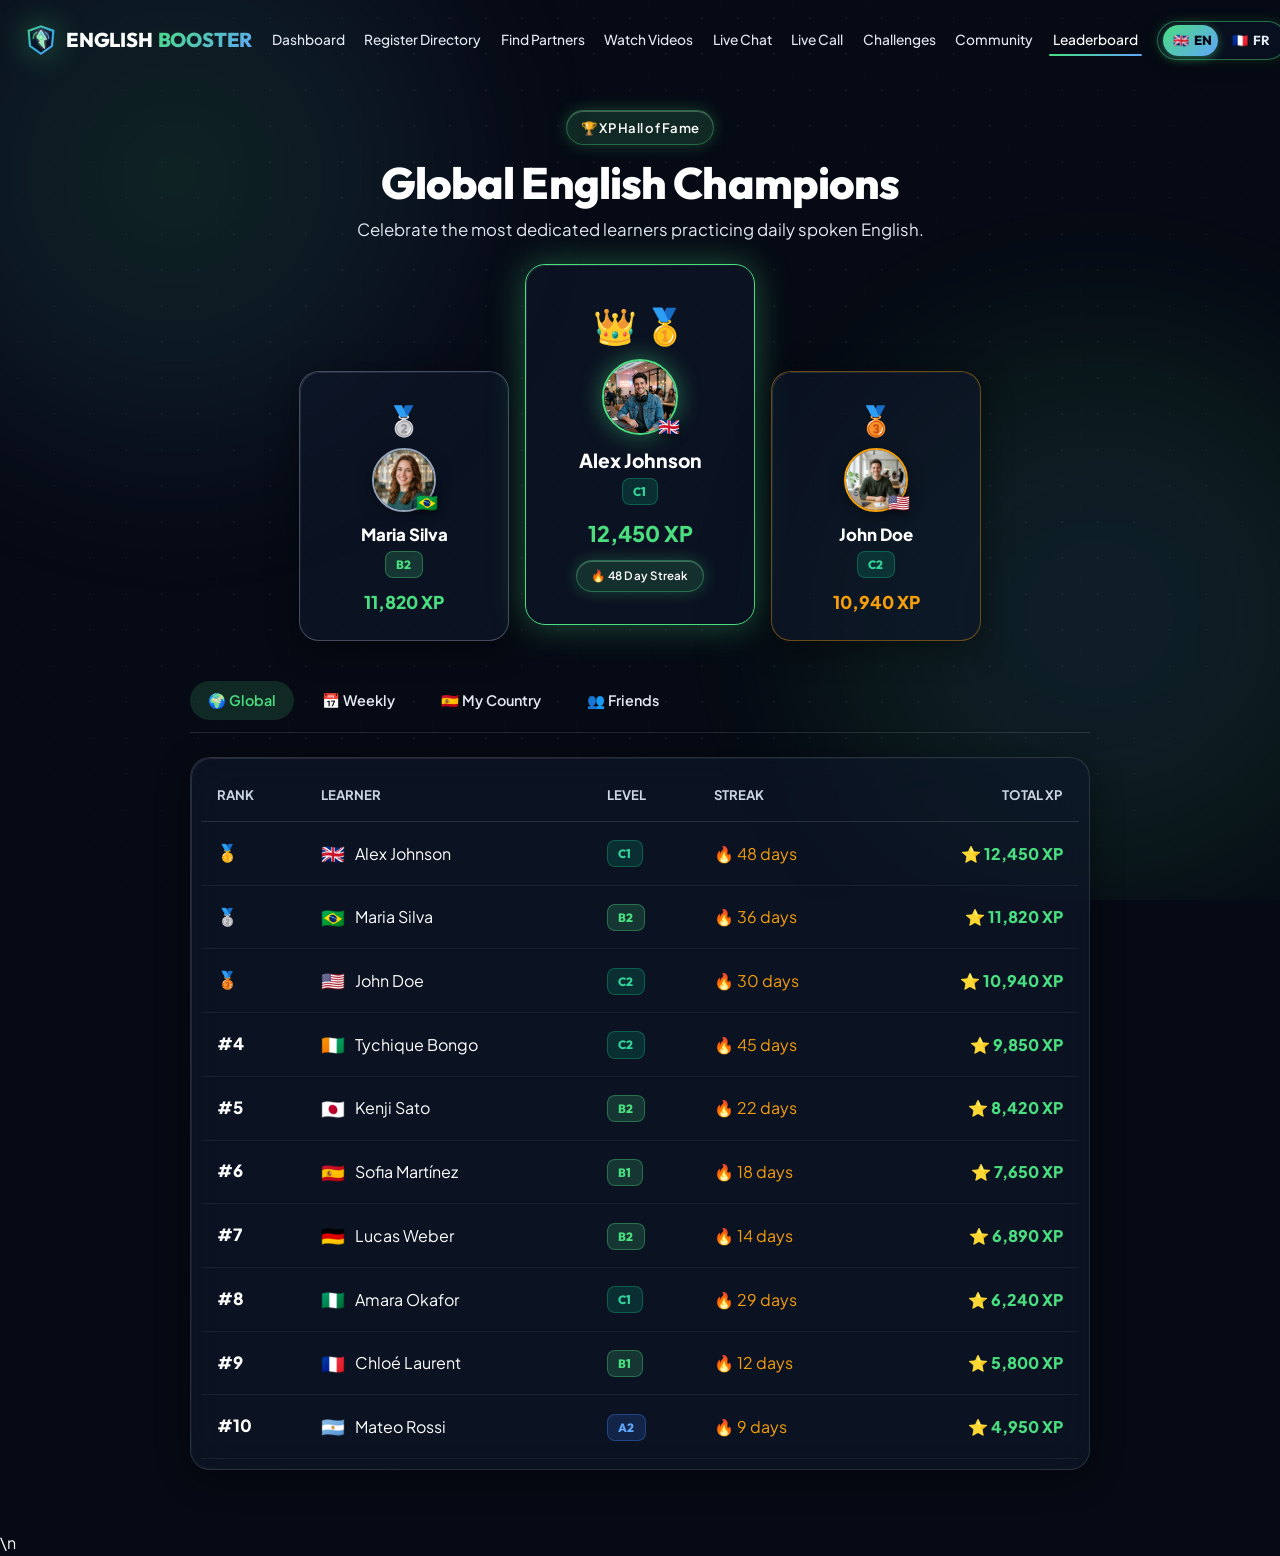
<file: pages/leaderboard.html>
<!DOCTYPE html>
<html lang="en" data-theme="dark">
<head>
  <meta charset="UTF-8">
  <meta name="viewport" content="width=device-width, initial-scale=1.0">
  <title data-i18n="title_leaderboard">Global English Champions | Leaderboard</title>
  <meta name="description" content="View top English learners worldwide. Check weekly, global, and country rankings and earn XP to climb the ranks.">
  <link rel="stylesheet" href="../css/style.css">
  <link rel="stylesheet" href="../css/animations.css">
  <link rel="stylesheet" href="../css/responsive.css">
  <link rel="icon" type="image/svg+xml" href="../assets/images/logo.svg">
  <style>
    .leaderboard-tabs-bar {
      display: flex;
      gap: 10px;
      margin-bottom: 24px;
      border-bottom: 1px solid var(--glass-border);
      padding-bottom: 12px;
    }

    .leaderboard-tab-btn {
      padding: 8px 18px;
      border-radius: var(--radius-full);
      font-weight: 600;
      font-size: 0.9rem;
      color: var(--text-muted);
      background: transparent;
      transition: all var(--transition-fast);
      cursor: pointer;
    }

    .leaderboard-tab-btn:hover,
    .leaderboard-tab-btn.active {
      background: rgba(74, 222, 128, 0.15);
      color: var(--cyan-primary);
    }
  </style>
  <!-- PWA & MULTI-DEVICE SUPPORT (MOBILE, TABLETTE, ORDINATEUR) -->
  <link rel="manifest" href="../manifest.json">
  <meta name="theme-color" content="#030712">
  <meta name="mobile-web-app-capable" content="yes">
  <meta name="apple-mobile-web-app-capable" content="yes">
  <meta name="apple-mobile-web-app-status-bar-style" content="black-translucent">
  <meta name="apple-mobile-web-app-title" content="English Booster">
  <link rel="apple-touch-icon" href="../assets/images/logo.svg">
</head>
<body>

  <!-- CRYSTAL BACKGROUND -->
  <div class="crystal-bg-wrapper" aria-hidden="true">
    <div class="crystal-orb crystal-orb-1"></div>
    <div class="crystal-orb crystal-orb-2"></div>
    <div class="crystal-grid-overlay"></div>
  </div>

  <header>
    <nav class="site-nav scrolled" id="main-nav">
      <div class="container nav-container">
        <a href="../index.html" class="nav-brand">
          <img src="../assets/images/logo.svg" alt="English Booster Logo" class="brand-logo-img" />
          <span>ENGLISH <span class="brand-title-accent">BOOSTER</span></span>
        </a>

        <ul class="nav-links">
          <li><a href="dashboard.html" class="nav-link" data-i18n="nav_dashboard">Dashboard</a></li>
          <li><a href="inscrits.html" class="nav-link" data-i18n="nav_inscrits">Inscrivez-vous</a></li>
          <li><a href="partners.html" class="nav-link" data-i18n="nav_partners">Find Partners</a></li>
          <li><a href="watch.html" class="nav-link" data-i18n="nav_watch">Watch Videos</a></li>
          <li><a href="chat.html" class="nav-link" data-i18n="nav_chat">Chat</a></li>
          <li><a href="call.html" class="nav-link" data-i18n="nav_call">Live Call</a></li>
          <li><a href="challenges.html" class="nav-link" data-i18n="nav_challenges">Challenges</a></li>
          <li><a href="community.html" class="nav-link" data-i18n="nav_community">Community</a></li>
          <li><a href="leaderboard.html" class="nav-link active" data-i18n="nav_leaderboard">Leaderboard</a></li>
        </ul>

        <div class="nav-actions">
          <!-- Language Switcher Pill (Multi-Langue Anglais & Français) -->
          <div class="lang-switcher-pill" role="group" aria-label="Language Selector">
            <button type="button" class="lang-btn active" data-lang="en" title="English">
              <span>🇬🇧</span> EN
            </button>
            <button type="button" class="lang-btn" data-lang="fr" title="Français">
              <span>🇫🇷</span> FR
            </button>
          </div>
          <button class="theme-toggle-btn" aria-label="Toggle Theme">☀️</button>
          <a href="profile.html" class="partner-avatar" style="width: 40px; height: 40px;" title="My Profile">
            <img src="../assets/avatars/alex.jpg" alt="Alex" class="avatar-img" />
            <span class="avatar-badge-flag">🇪🇸</span>
          </a>
          <button class="mobile-menu-toggle" aria-label="Menu">
            <span></span><span></span><span></span>
          </button>
        </div>
      </div>
    </nav>
  </header>

  <!-- MOBILE SLIDE DRAWER -->
  <div class="mobile-drawer" id="mobile-drawer">
        <!-- Language Selector Mobile Drawer -->
    <div class="lang-drawer-wrap" style="padding: 12px 0; display: flex; align-items: center; justify-content: space-between; border-bottom: 1px solid var(--glass-border); margin-bottom: 14px;">
      <span style="font-size: 0.88rem; font-weight: 700; color: var(--text-muted); display: flex; align-items: center; gap: 6px;">
        <span>🌐</span> Langue / Language
      </span>
      <div class="lang-switcher-pill" role="group">
        <button type="button" class="lang-btn active" data-lang="en">
          <span>🇬🇧</span> EN
        </button>
        <button type="button" class="lang-btn" data-lang="fr">
          <span>🇫🇷</span> FR
        </button>
      </div>
    </div>
<ul class="mobile-nav-links">
      <li><a href="dashboard.html" class="mobile-nav-link"><span>📊</span> <span data-i18n="nav_dashboard">Dashboard</span></a></li>
      <li><a href="inscrits.html" class="mobile-nav-link"><span>✍️</span> <span data-i18n="nav_inscrits">Inscrivez-vous</span></a></li>
      <li><a href="partners.html" class="mobile-nav-link"><span>🔎</span> <span data-i18n="nav_partners">Find Partners</span></a></li>
      <li><a href="watch.html" class="mobile-nav-link"><span>🎬</span> <span data-i18n="nav_watch">Watch Videos</span></a></li>
      <li><a href="chat.html" class="mobile-nav-link"><span>💬</span> <span data-i18n="nav_chat">Live Chat</span></a></li>
      <li><a href="call.html" class="mobile-nav-link"><span>🎙️</span> <span data-i18n="nav_call">Live Call</span></a></li>
      <li><a href="challenges.html" class="mobile-nav-link"><span>🎯</span> <span data-i18n="nav_challenges">Daily Challenges</span></a></li>
      <li><a href="community.html" class="mobile-nav-link"><span>👥</span> <span data-i18n="nav_community">Community</span></a></li>
      <li><a href="leaderboard.html" class="mobile-nav-link active"><span>🏆</span> <span data-i18n="nav_leaderboard">Leaderboard</span></a></li>
      <li><a href="profile.html" class="mobile-nav-link"><span>👤</span> <span data-i18n="nav_profile">Profile</span></a></li>
    </ul>
  </div>

  <main class="container" style="padding-top: calc(var(--nav-height) + 30px); padding-bottom: 60px;">
    <div style="max-width: 900px; margin: 0 auto;">
      <!-- HEADER -->
      <div style="text-align: center; margin-bottom: 36px;" class="reveal-init">
        <span class="crystal-badge" style="margin-bottom: 10px;" data-i18n="leaderboard_badge">XP Hall of Fame</span>
        <h1 style="font-size: 2.75rem; letter-spacing: -0.02em;" data-i18n="leaderboard_title">Global English Champions</h1>
        <p style="color: var(--text-muted); font-size: 1.05rem; margin-top: 6px;" data-i18n="leaderboard_subtitle">
          Celebrate the most dedicated learners practicing daily spoken English.
        </p>
      </div>

      <!-- PODIUM HIGHLIGHTS (🥇 🥈 🥉) -->
      <div id="leaderboard-podium" style="display: flex; align-items: flex-end; justify-content: center; gap: 16px; margin-bottom: 40px;" class="reveal-init">
        <!-- Rendered by js/leaderboard.js -->
      </div>

      <!-- TABS SELECTOR -->
      <div class="leaderboard-tabs-bar">
        <button class="leaderboard-tab-btn active" data-tab="global" data-i18n="leaderboard_tab_global">🌍 Global</button>
        <button class="leaderboard-tab-btn" data-tab="weekly" data-i18n="leaderboard_tab_weekly">📅 Weekly</button>
        <button class="leaderboard-tab-btn" data-tab="country" data-i18n="leaderboard_tab_country">🇪🇸 My Country</button>
        <button class="leaderboard-tab-btn" data-tab="friends" data-i18n="leaderboard_tab_friends">👥 Friends</button>
      </div>

      <!-- TABLE RANKINGS -->
      <div class="glass-card" style="padding: 10px; overflow-x: auto;">
        <table style="width: 100%; border-collapse: collapse; text-align: left;">
          <thead>
            <tr style="border-bottom: 1px solid var(--glass-border); color: var(--text-subtle); font-size: 0.82rem; text-transform: uppercase;">
              <th style="padding: 16px;" data-i18n="leaderboard_th_rank">Rank</th>
              <th style="padding: 16px;" data-i18n="leaderboard_th_learner">Learner</th>
              <th style="padding: 16px;" data-i18n="leaderboard_th_level">Level</th>
              <th style="padding: 16px;" data-i18n="leaderboard_th_streak">Streak</th>
              <th style="padding: 16px; text-align: right;" data-i18n="leaderboard_th_xp">Total XP</th>
            </tr>
          </thead>
          <tbody id="leaderboard-tbody">
            <!-- Rendered by js/leaderboard.js -->
          </tbody>
        </table>
      </div>
    </div>
  </main>

  <!-- MOBILE BOTTOM DOCK -->
  <nav class="mobile-bottom-dock">
    <a href="dashboard.html" class="dock-item">
      <span class="dock-icon">🏠</span>
      <span data-i18n="nav_dashboard">Dashboard</span>
    </a>
    <a href="partners.html" class="dock-item">
      <span class="dock-icon">🔎</span>
      <span data-i18n="nav_discover">Discover</span>
    </a>
    <a href="chat.html" class="dock-item">
      <span class="dock-icon">💬</span>
      <span class="dock-badge">1</span>
      <span data-i18n="nav_chat">Chat</span>
    </a>
    <a href="community.html" class="dock-item">
      <span class="dock-icon">👥</span>
      <span data-i18n="nav_community">Community</span>
    </a>
    <a href="profile.html" class="dock-item">
      <span class="dock-icon">👤</span>
      <span data-i18n="nav_profile">Profile</span>
    </a>
  </nav>

  <script src="../js/i18n.js"></script>
  <script src="../js/main.js"></script>\n  <script src="../js/animations.js"></script>
  <script src="../js/avatarManager.js"></script>
  <script src="../js/leaderboard.js"></script>
  <script src="../js/pwa.js"></script>
</body>
</html>
</file>
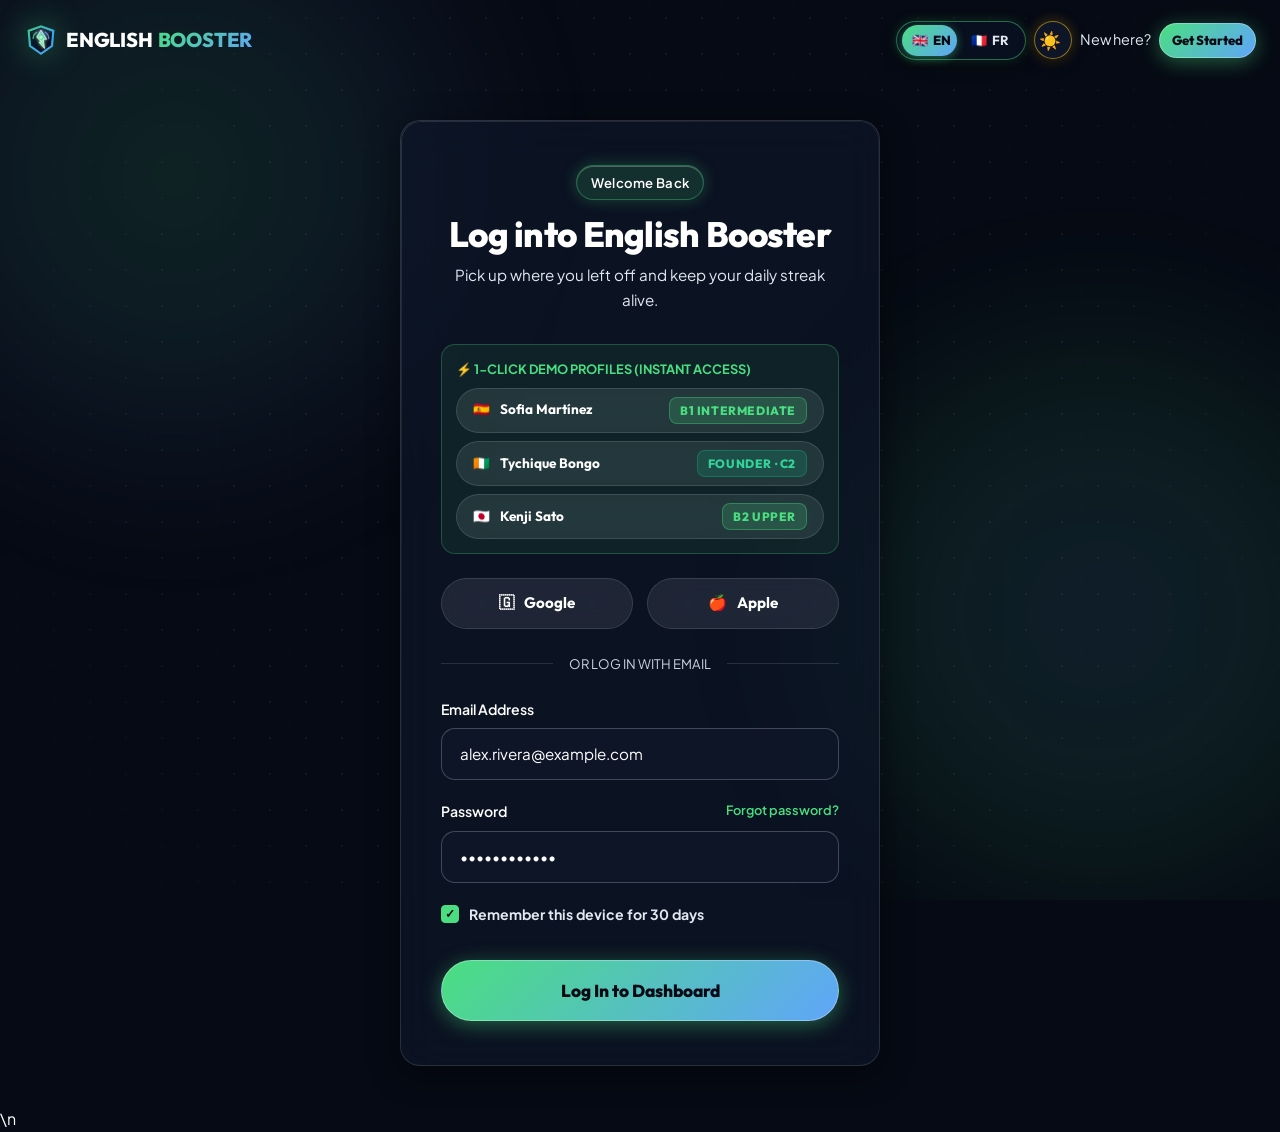
<file: pages/login.html>
<!DOCTYPE html>
<html lang="en" data-theme="dark">
<head>
  <meta charset="UTF-8">
  <meta name="viewport" content="width=device-width, initial-scale=1.0">
  <title data-i18n="title_login">Log In | English Booster</title>
  <meta name="description" content="Log in to your English Booster account and start practicing speaking English.">
  <link rel="stylesheet" href="../css/style.css">
  <link rel="stylesheet" href="../css/animations.css">
  <link rel="stylesheet" href="../css/responsive.css">
  <link rel="icon" type="image/svg+xml" href="../assets/images/logo.svg">
  <!-- PWA & MULTI-DEVICE SUPPORT (MOBILE, TABLETTE, ORDINATEUR) -->
  <link rel="manifest" href="../manifest.json">
  <meta name="theme-color" content="#030712">
  <meta name="mobile-web-app-capable" content="yes">
  <meta name="apple-mobile-web-app-capable" content="yes">
  <meta name="apple-mobile-web-app-status-bar-style" content="black-translucent">
  <meta name="apple-mobile-web-app-title" content="English Booster">
  <link rel="apple-touch-icon" href="../assets/images/logo.svg">
</head>
<body>

  <!-- CRYSTAL BACKGROUND -->
  <div class="crystal-bg-wrapper" aria-hidden="true">
    <div class="crystal-orb crystal-orb-1"></div>
    <div class="crystal-orb crystal-orb-2"></div>
    <div class="crystal-grid-overlay"></div>
  </div>

  <header>
    <nav class="site-nav scrolled" style="position: relative;">
      <div class="container nav-container">
        <a href="../index.html" class="nav-brand">
          <img src="../assets/images/logo.svg" alt="English Booster Logo" class="brand-logo-img" />
          <span>ENGLISH <span class="brand-title-accent">BOOSTER</span></span>
        </a>
        <div class="nav-actions">
          <!-- Language Switcher Pill (Multi-Langue Anglais & Français) -->
          <div class="lang-switcher-pill" role="group" aria-label="Language Selector">
            <button type="button" class="lang-btn active" data-lang="en" title="English">
              <span>🇬🇧</span> EN
            </button>
            <button type="button" class="lang-btn" data-lang="fr" title="Français">
              <span>🇫🇷</span> FR
            </button>
          </div>
          <button class="theme-toggle-btn" aria-label="Toggle Theme">☀️</button>
          <span data-i18n="login_new_here" style="font-size: 0.9rem; color: var(--text-muted);">New here?</span>
          <a href="register.html" class="btn btn-primary btn-sm" data-i18n="login_create_acc">Get Started</a>
        </div>
      </div>
    </nav>
  </header>

  <main class="auth-wrapper">
    <div class="glass-card auth-card reveal-init" style="max-width: 480px;">
      <div class="auth-header">
        <span class="crystal-badge" data-i18n="login_welcome_back" style="margin-bottom: 12px;">Welcome Back</span>
        <h1 data-i18n="login_title" style="font-size: 2.2rem; letter-spacing: -0.02em;">Log into English Booster</h1>
        <p data-i18n="login_subtitle" style="color: var(--text-muted); font-size: 0.95rem; margin-top: 6px;">
          Pick up where you left off and keep your daily streak alive.
        </p>
      </div>

      <!-- Quick 1-Click Demo Logins for Fast Review -->
      <div style="background: rgba(74, 222, 128, 0.08); border: 1px solid rgba(74, 222, 128, 0.25); border-radius: var(--radius-md); padding: 14px; margin-bottom: 24px;">
        <div data-i18n="login_demo_title" style="font-size: 0.8rem; font-weight: 700; color: var(--cyan-primary); text-transform: uppercase; margin-bottom: 8px;">
          ⚡ 1-Click Demo Profiles (Instant Access)
        </div>
        <div style="display: flex; flex-direction: column; gap: 8px;">
          <button type="button" class="btn btn-secondary btn-sm btn-demo-login" data-demo-user="sofia" style="justify-content: flex-start; text-align: left; width: 100%;">
            <span>🇪🇸</span> <strong>Sofia Martínez</strong> <span class="badge-level level-b1" style="margin-left: auto;" data-i18n="login_demo_sofia_badge">B1 Intermediate</span>
          </button>
          <button type="button" class="btn btn-secondary btn-sm btn-demo-login" data-demo-user="tychique" style="justify-content: flex-start; text-align: left; width: 100%;">
            <span>🇨🇮</span> <strong>Tychique Bongo</strong> <span class="badge-level level-c2" style="margin-left: auto;" data-i18n="login_demo_tychique_badge">Founder · C2</span>
          </button>
          <button type="button" class="btn btn-secondary btn-sm btn-demo-login" data-demo-user="kenji" style="justify-content: flex-start; text-align: left; width: 100%;">
            <span>🇯🇵</span> <strong>Kenji Sato</strong> <span class="badge-level level-b2" style="margin-left: auto;" data-i18n="login_demo_kenji_badge">B2 Upper</span>
          </button>
        </div>
      </div>

      <!-- Social Logins -->
      <div class="social-auth-grid">
        <button type="button" class="btn btn-secondary btn-social-auth" data-provider="Google">
          <span>🇬</span> Google
        </button>
        <button type="button" class="btn btn-secondary btn-social-auth" data-provider="Apple">
          <span>🍎</span> Apple
        </button>
      </div>

      <div class="auth-divider" data-i18n="login_or_email">or log in with email</div>

      <!-- Form -->
      <form id="login-form">
        <div class="form-group">
          <label class="form-label" for="login-email" data-i18n="login_email_label">Email Address</label>
          <input type="email" id="login-email" class="form-control" placeholder="alex@example.com" data-i18n-placeholder="login_email_ph" value="alex.rivera@example.com" required autocomplete="email">
        </div>

        <div class="form-group">
          <div class="form-label">
            <span data-i18n="login_password_label">Password</span>
            <a href="#" data-i18n="login_forgot" style="color: var(--cyan-primary); font-size: 0.8rem;">Forgot password?</a>
          </div>
          <input type="password" id="login-password" class="form-control" placeholder="••••••••" data-i18n-placeholder="login_password_ph" value="Password123!" required autocomplete="current-password">
        </div>

        <div class="form-group" style="margin-top: 10px;">
          <label class="custom-checkbox-label">
            <input type="checkbox" checked>
            <span data-i18n="login_remember">Remember this device for 30 days</span>
          </label>
        </div>

        <button type="submit" class="btn btn-primary btn-lg" data-i18n="login_btn_submit" style="width: 100%; margin-top: 14px;">
          Log In to Dashboard
        </button>
      </form>
    </div>
  </main>

  <script src="../js/i18n.js"></script>
  <script src="../js/main.js"></script>\n  <script src="../js/animations.js"></script>
  <script src="../js/avatarManager.js"></script>
  <script src="../js/auth.js"></script>
  <script src="../js/pwa.js"></script>
</body>
</html>
</file>
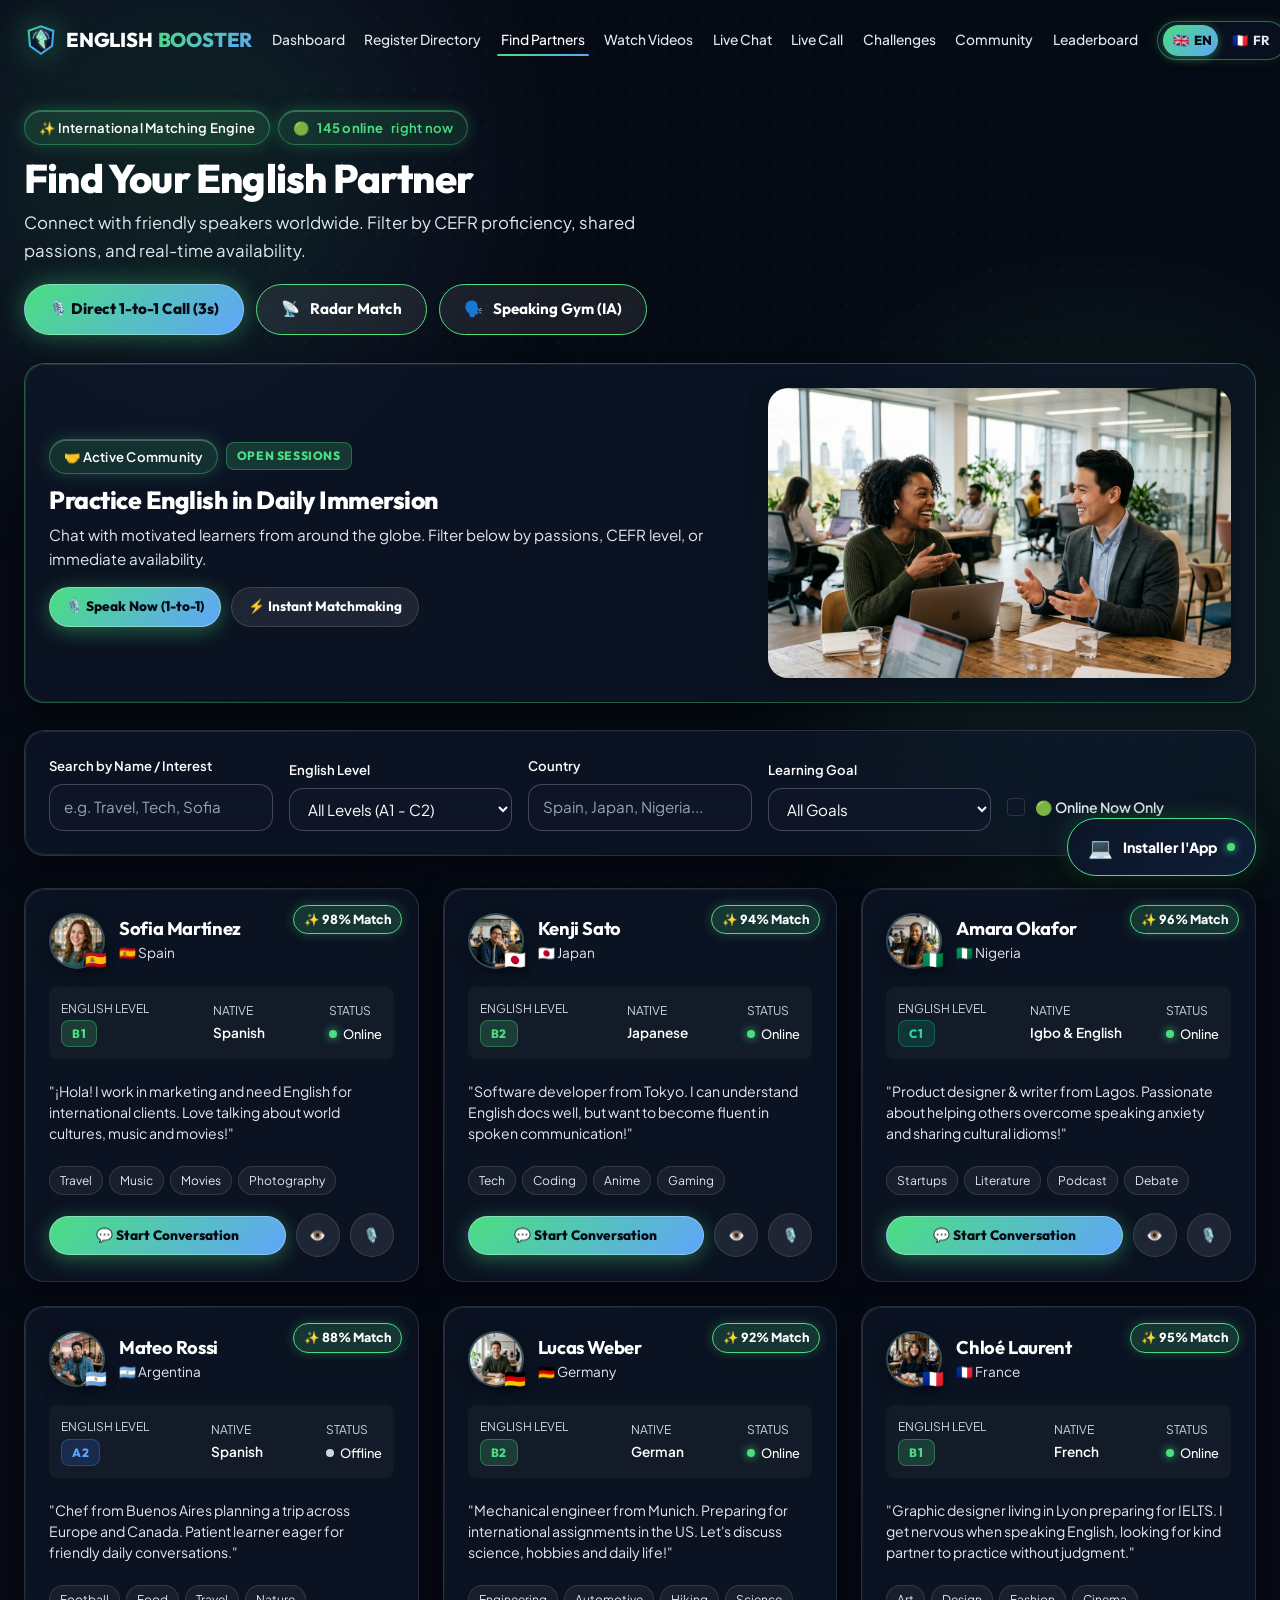
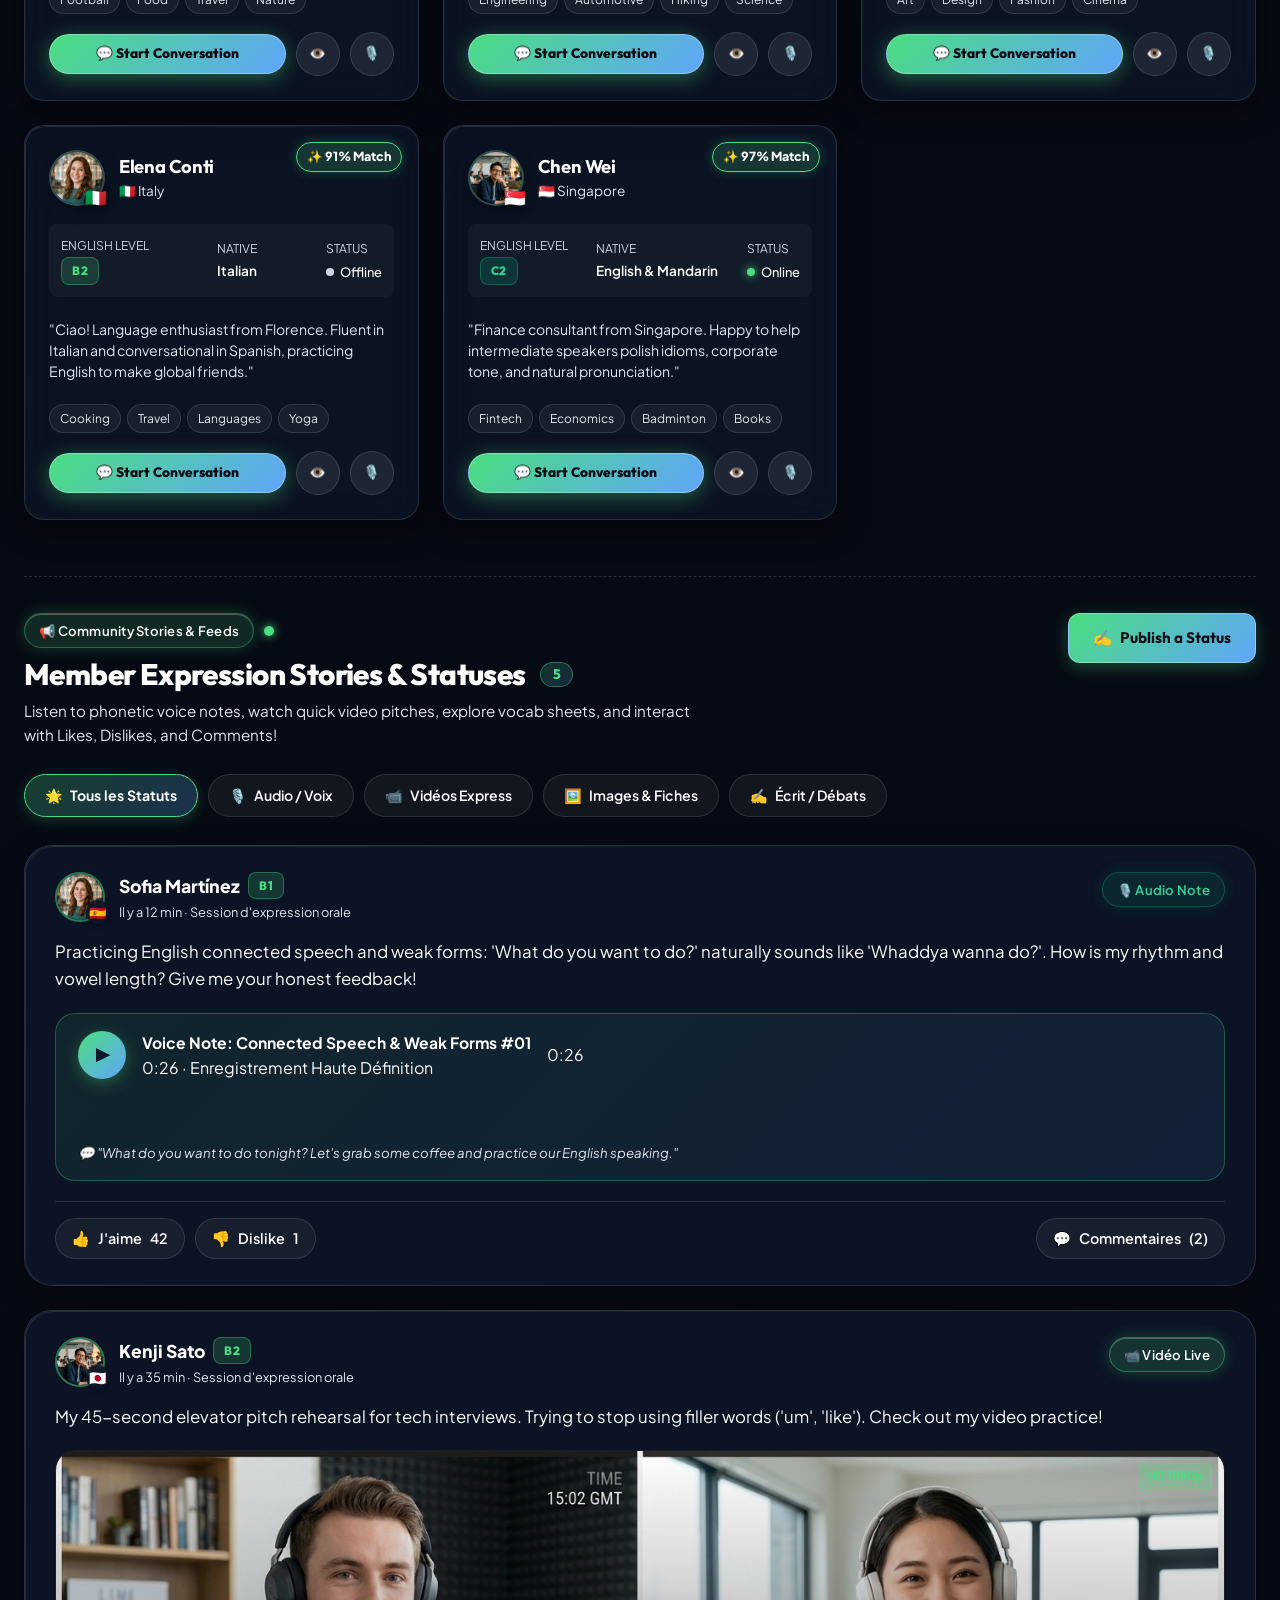
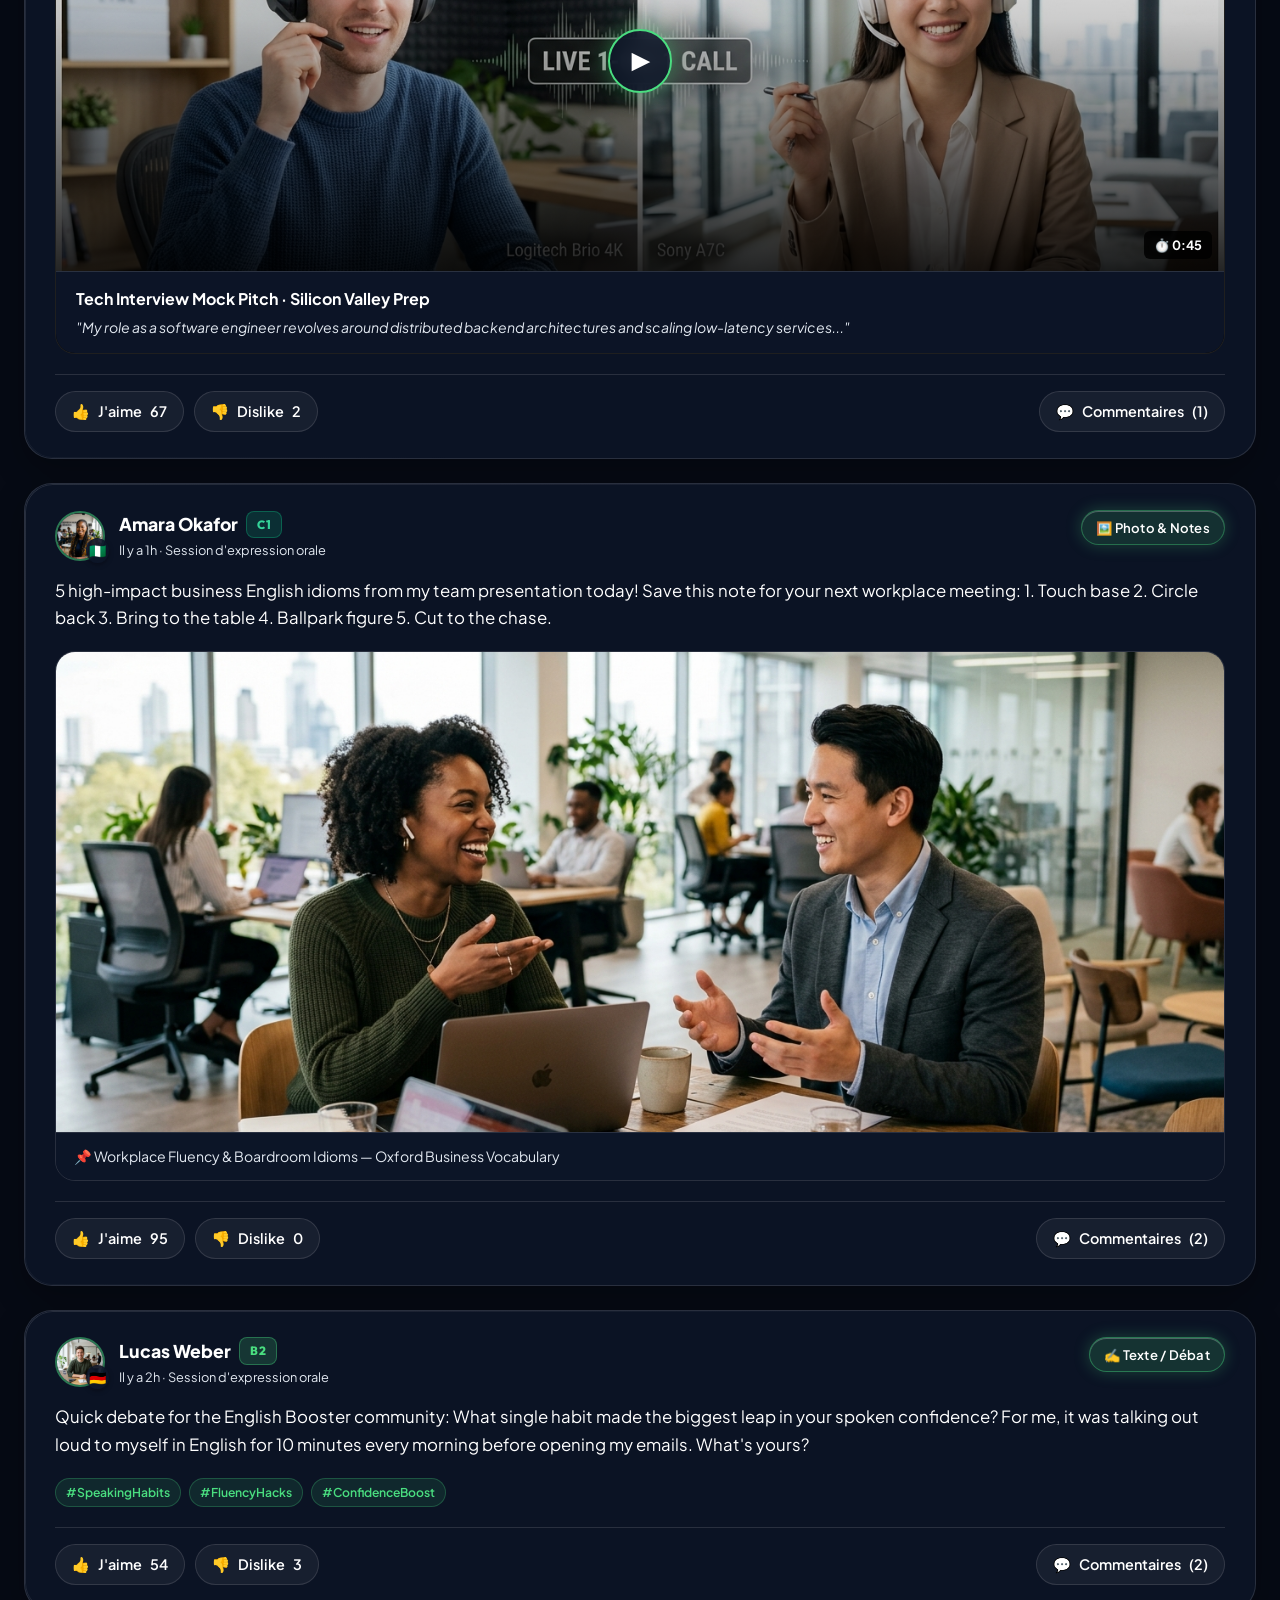
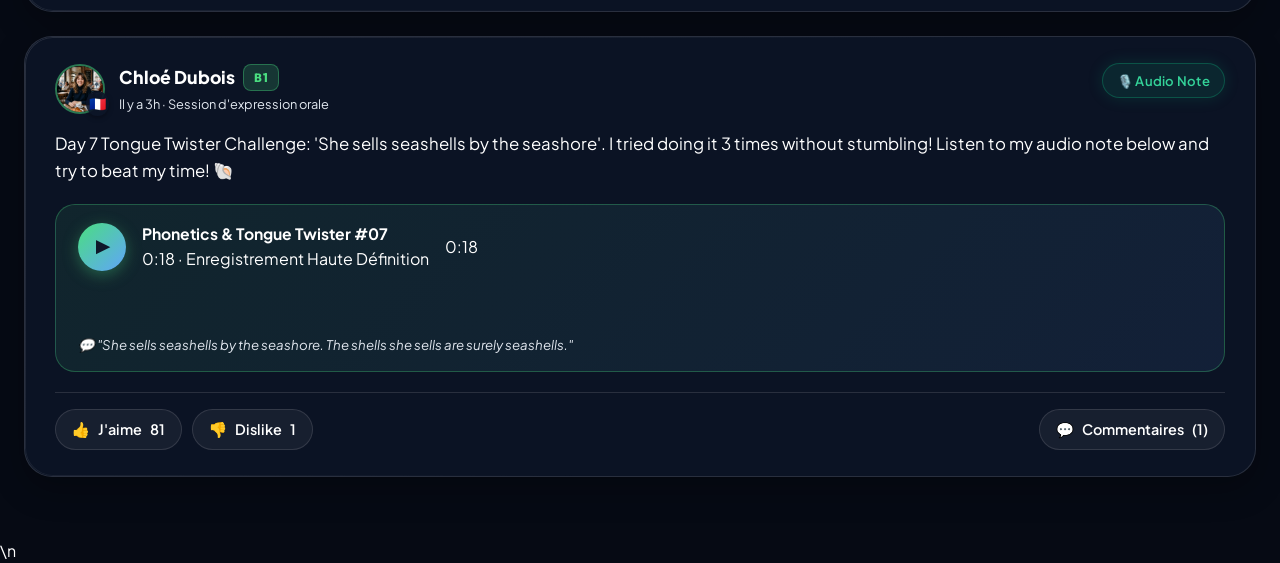
<file: pages/partners.html>
<!DOCTYPE html>
<html lang="en" data-theme="dark">
<head>
  <meta charset="UTF-8">
  <meta name="viewport" content="width=device-width, initial-scale=1.0">
  <title data-i18n="title_partners">Find Conversation Partners | English Booster</title>
  <meta name="description" content="Discover and connect with conversation partners worldwide based on CEFR level, shared interests, and AI compatibility.">
  <link rel="stylesheet" href="../css/style.css">
  <link rel="stylesheet" href="../css/animations.css">
  <link rel="stylesheet" href="../css/responsive.css">
  <link rel="icon" type="image/svg+xml" href="../assets/images/logo.svg">

  <!-- PWA & MULTI-DEVICE SUPPORT (MOBILE, TABLETTE, ORDINATEUR) -->
  <link rel="manifest" href="../manifest.json">
  <meta name="theme-color" content="#030712">
  <meta name="mobile-web-app-capable" content="yes">
  <meta name="apple-mobile-web-app-capable" content="yes">
  <meta name="apple-mobile-web-app-status-bar-style" content="black-translucent">
  <meta name="apple-mobile-web-app-title" content="English Booster">
  <link rel="apple-touch-icon" href="../assets/images/logo.svg">
</head>
<body>

  <!-- CRYSTAL BACKGROUND -->
  <div class="crystal-bg-wrapper" aria-hidden="true">
    <div class="crystal-orb crystal-orb-1"></div>
    <div class="crystal-orb crystal-orb-2"></div>
    <div class="crystal-grid-overlay"></div>
  </div>

  <!-- FIXED APP NAVBAR -->
  <header>
    <nav class="site-nav scrolled" id="main-nav">
      <div class="container nav-container">
        <a href="../index.html" class="nav-brand">
          <img src="../assets/images/logo.svg" alt="English Booster Logo" class="brand-logo-img" />
          <span>ENGLISH <span class="brand-title-accent">BOOSTER</span></span>
        </a>

        <ul class="nav-links">
          <li><a href="dashboard.html" class="nav-link" data-i18n="nav_dashboard">Dashboard</a></li>
          <li><a href="inscrits.html" class="nav-link" data-i18n="nav_inscrits">Inscrivez-vous</a></li>
          <li><a href="partners.html" class="nav-link active" data-i18n="nav_partners">Find Partners</a></li>
          <li><a href="watch.html" class="nav-link" data-i18n="nav_watch">Watch Videos</a></li>
          <li><a href="chat.html" class="nav-link" data-i18n="nav_chat">Chat</a></li>
          <li><a href="call.html" class="nav-link" data-i18n="nav_call">Live Call</a></li>
          <li><a href="challenges.html" class="nav-link" data-i18n="nav_challenges">Challenges</a></li>
          <li><a href="community.html" class="nav-link" data-i18n="nav_community">Community</a></li>
          <li><a href="leaderboard.html" class="nav-link" data-i18n="nav_leaderboard">Leaderboard</a></li>
        </ul>

        <div class="nav-actions">
          <!-- Language Switcher Pill (Multi-Langue Anglais & Français) -->
          <div class="lang-switcher-pill" role="group" aria-label="Language Selector">
            <button type="button" class="lang-btn active" data-lang="en" title="English">
              <span>🇬🇧</span> EN
            </button>
            <button type="button" class="lang-btn" data-lang="fr" title="Français">
              <span>🇫🇷</span> FR
            </button>
          </div>
          <button class="theme-toggle-btn" aria-label="Toggle Theme">☀️</button>
          <a href="profile.html" class="partner-avatar" style="width: 40px; height: 40px;" title="My Profile">
            <img src="../assets/avatars/alex.jpg" alt="Alex" class="avatar-img" />
            <span class="avatar-badge-flag">🇪🇸</span>
          </a>
          <button class="mobile-menu-toggle" aria-label="Menu">
            <span></span><span></span><span></span>
          </button>
        </div>
      </div>
    </nav>
  </header>

  <!-- MOBILE SLIDE DRAWER -->
  <div class="mobile-drawer" id="mobile-drawer">
        <!-- Language Selector Mobile Drawer -->
    <div class="lang-drawer-wrap" style="padding: 12px 0; display: flex; align-items: center; justify-content: space-between; border-bottom: 1px solid var(--glass-border); margin-bottom: 14px;">
      <span style="font-size: 0.88rem; font-weight: 700; color: var(--text-muted); display: flex; align-items: center; gap: 6px;">
        <span>🌐</span> Langue / Language
      </span>
      <div class="lang-switcher-pill" role="group">
        <button type="button" class="lang-btn active" data-lang="en">
          <span>🇬🇧</span> EN
        </button>
        <button type="button" class="lang-btn" data-lang="fr">
          <span>🇫🇷</span> FR
        </button>
      </div>
    </div>
<ul class="mobile-nav-links">
      <li><a href="dashboard.html" class="mobile-nav-link"><span>📊</span> <span data-i18n="nav_dashboard">Dashboard</span></a></li>
      <li><a href="inscrits.html" class="mobile-nav-link"><span>✍️</span> <span data-i18n="nav_inscrits">Inscrivez-vous</span></a></li>
      <li><a href="partners.html" class="mobile-nav-link active"><span>🔎</span> <span data-i18n="nav_partners">Find Partners</span></a></li>
      <li><a href="watch.html" class="mobile-nav-link"><span>🎬</span> <span data-i18n="nav_watch">Watch Videos</span></a></li>
      <li><a href="chat.html" class="mobile-nav-link"><span>💬</span> <span data-i18n="nav_chat">Live Chat</span></a></li>
      <li><a href="call.html" class="mobile-nav-link"><span>🎙️</span> <span data-i18n="nav_call">Live Call</span></a></li>
      <li><a href="challenges.html" class="mobile-nav-link"><span>🎯</span> <span data-i18n="nav_challenges">Daily Challenges</span></a></li>
      <li><a href="community.html" class="mobile-nav-link"><span>👥</span> <span data-i18n="nav_community">Community</span></a></li>
      <li><a href="leaderboard.html" class="mobile-nav-link"><span>🏆</span> <span data-i18n="nav_leaderboard">Leaderboard</span></a></li>
      <li><a href="profile.html" class="mobile-nav-link"><span>👤</span> <span data-i18n="nav_profile">Profile</span></a></li>
    </ul>
  </div>

  <main class="container" style="padding-top: calc(var(--nav-height) + 30px); padding-bottom: 60px;">
    <!-- HEADER TITLE & INTRO -->
    <div style="display: flex; justify-content: space-between; align-items: flex-start; flex-wrap: wrap; gap: 20px; margin-bottom: 28px;" class="reveal-init">
      <div>
        <div style="display: flex; align-items: center; gap: 8px; margin-bottom: 8px;">
          <span class="crystal-badge" data-i18n="partners_badge_engine">International Matching Engine</span>
          <span class="crystal-badge" style="background: rgba(74, 222, 128, 0.12); color: var(--green-400); border-color: rgba(74, 222, 128, 0.35);" data-i18n="partners_badge_online_live">
            🟢 <strong class="live-online-counter">145 connectés</strong> en direct
          </span>
        </div>
        <h1 style="font-size: 2.5rem; letter-spacing: -0.02em; margin: 0;" data-i18n="partners_page_title">Find Your English Partner</h1>
        <p style="color: var(--text-muted); font-size: 1.05rem; margin-top: 6px; max-width: 680px;" data-i18n="partners_page_desc">
          Connect with friendly speakers worldwide. Filter by CEFR proficiency, shared passions, and real-time availability.
        </p>
      </div>

      <div style="display: flex; gap: 12px; flex-wrap: wrap;">
        <button type="button" class="btn btn-primary btn-direct-call-guided" style="box-shadow: 0 0 25px rgba(74, 222, 128, 0.4); font-weight: 800;" data-i18n="partners_btn_direct_call">
          <span>🎙️</span> Appel Direct 1-to-1 (3s)
        </button>
        <button type="button" class="btn btn-secondary btn-trigger-radar-scanner" style="border-color: var(--cyan-primary); font-weight: 700;">
          <span>📡</span> Radar Match
        </button>
        <button type="button" class="btn btn-secondary btn-trigger-voice-gym" style="border-color: var(--purple-400); font-weight: 700;">
          <span>🗣️</span> Speaking Gym (IA)
        </button>
      </div>
    </div>

    <!-- REAL CONVERSATION SPOTLIGHT BANNER -->
    <div class="glass-card reveal-init" style="margin-bottom: 28px; padding: 24px; display: grid; grid-template-columns: 1.2fr 0.8fr; gap: 24px; align-items: center; border-color: rgba(74, 222, 128, 0.35);">
      <div>
        <div style="display: flex; align-items: center; gap: 8px; margin-bottom: 10px;">
          <span class="crystal-badge" data-i18n="partners_spotlight_badge">🤝 Communauté Active</span>
          <span class="badge-level level-b2" data-i18n="partners_spotlight_badge_sub">Sessions Ouvertes</span>
        </div>
        <h2 style="font-size: 1.55rem; margin-bottom: 8px;" data-i18n="partners_spotlight_title">Pratiquez l'Anglais en Immersion Quotidienne</h2>
        <p style="color: var(--text-muted); font-size: 0.95rem; line-height: 1.6; margin-bottom: 16px;" data-i18n="partners_spotlight_desc">
          Discutez avec des personnes motivées du monde entier. Filtrez ci-dessous par centres d'intérêt, niveau CEFR ou disponibilité immédiate.
        </p>
        <div style="display: flex; gap: 10px; flex-wrap: wrap;">
          <button type="button" class="btn btn-primary btn-sm btn-direct-call-guided" data-i18n="partners_spotlight_btn_call">🎙️ Parler maintenant (1-to-1)</button>
          <button type="button" class="btn btn-secondary btn-sm btn-trigger-fast-matchmaking" data-i18n="partners_spotlight_btn_match">⚡ Matchmaking Instantané</button>
        </div>
      </div>
      <div style="border-radius: var(--radius-lg); overflow: hidden; box-shadow: 0 10px 25px rgba(0,0,0,0.25); aspect-ratio: 16/10;">
        <img src="../assets/images/conversation-business.jpg" alt="Vraie conversation en anglais" style="width: 100%; height: 100%; object-fit: cover;">
      </div>
    </div>

    <!-- FILTER BAR -->
    <div class="glass-card" style="padding: 24px; margin-bottom: 32px;" class="reveal-init">
      <div style="display: grid; grid-template-columns: repeat(auto-fit, minmax(180px, 1fr)); gap: 16px; align-items: flex-end;">
        <!-- Search Keyword -->
        <div class="form-group" style="margin-bottom: 0;">
          <label class="form-label" for="filter-search" style="font-size: 0.82rem;" data-i18n="partners_filter_search_label">Search by Name / Interest</label>
          <input type="text" id="filter-search" class="form-control" placeholder="e.g. Travel, Tech, Sofia" data-i18n-placeholder="partners_filter_search_ph" style="padding: 10px 14px;">
        </div>

        <!-- English Level Filter -->
        <div class="form-group" style="margin-bottom: 0;">
          <label class="form-label" for="filter-level" style="font-size: 0.82rem;" data-i18n="partners_filter_level_label">English Level</label>
          <select id="filter-level" class="form-control" style="padding: 10px 14px;">
            <option value="all" data-i18n="partners_filter_level_all">All Levels (A1 - C2)</option>
            <option value="A1" data-i18n="partners_filter_level_a1">A1 — Beginner</option>
            <option value="A2" data-i18n="partners_filter_level_a2">A2 — Elementary</option>
            <option value="B1" data-i18n="partners_filter_level_b1">B1 — Intermediate</option>
            <option value="B2" data-i18n="partners_filter_level_b2">B2 — Upper Intermediate</option>
            <option value="C1" data-i18n="partners_filter_level_c1">C1 — Advanced</option>
            <option value="C2" data-i18n="partners_filter_level_c2">C2 — Proficient</option>
          </select>
        </div>

        <!-- Country Filter -->
        <div class="form-group" style="margin-bottom: 0;">
          <label class="form-label" for="filter-country" style="font-size: 0.82rem;" data-i18n="partners_filter_country_label">Country</label>
          <input type="text" id="filter-country" class="form-control" placeholder="Spain, Japan, Nigeria..." data-i18n-placeholder="partners_filter_country_ph" style="padding: 10px 14px;">
        </div>

        <!-- Goal Filter -->
        <div class="form-group" style="margin-bottom: 0;">
          <label class="form-label" for="filter-goal" style="font-size: 0.82rem;" data-i18n="partners_filter_goal_label">Learning Goal</label>
          <select id="filter-goal" class="form-control" style="padding: 10px 14px;">
            <option value="all" data-i18n="partners_filter_goal_all">All Goals</option>
            <option value="Improve Speaking" data-i18n="partners_filter_goal_speaking">Improve Speaking</option>
            <option value="Career" data-i18n="partners_filter_goal_career">Career & Tech</option>
            <option value="Business" data-i18n="partners_filter_goal_business">Business</option>
            <option value="Travel" data-i18n="partners_filter_goal_travel">Travel</option>
            <option value="Exams" data-i18n="partners_filter_goal_exams">Exams</option>
            <option value="Social Communication" data-i18n="partners_filter_goal_social">Social Communication</option>
          </select>
        </div>

        <!-- Online Now Toggle -->
        <div style="display: flex; align-items: center; height: 46px;">
          <label class="custom-checkbox-label" for="filter-online" style="font-weight: 600;">
            <input type="checkbox" id="filter-online">
            <span data-i18n="partners_filter_online_only">🟢 Online Now Only</span>
          </label>
        </div>
      </div>
    </div>

    <!-- PARTNERS CARDS GRID -->
    <div id="partners-container" class="partners-grid">
      <!-- Generated dynamically by js/matching.js -->
    </div>

    <!-- SECTION DES STATUS (ÉCRIT, VIDÉO, IMAGE, AUDIO, LIKES, DISLIKES, COMMENTAIRES) -->
    <section id="community-statuses-section" class="community-statuses-section reveal-init">
      <div class="statuses-section-header">
        <div class="header-left">
          <div class="status-section-badge-wrap">
            <span class="crystal-badge" data-i18n="partners_stories_badge">📢 Community Stories & Feeds</span>
            <span class="live-pulse-dot"></span>
          </div>
          <h2 class="status-section-title">
            <span data-i18n="partners_statuses_title">Statuts d'Expression des Membres</span>
            <span class="status-counter-pill" id="count-all-status">5</span>
          </h2>
          <p class="status-section-desc" data-i18n="partners_statuses_desc">
            Écoutez les notes vocales phonétiques, regardez les pitchs vidéo express, explorez les fiches mémo et participez avec vos Likes, Dislikes et Commentaires !
          </p>
        </div>

        <div class="header-actions">
          <button type="button" class="btn btn-primary btn-publish-status-trigger" id="btn-open-create-status">
            <span>✍️</span> <span data-i18n="partners_btn_publish_status">Publier un Statut</span>
          </button>
        </div>
      </div>

      <!-- FORMAT FILTER CHIPS BAR -->
      <div class="status-filters-bar">
        <button type="button" class="status-filter-chip active" data-type="all">
          <span>🌟</span> Tous les Statuts
        </button>
        <button type="button" class="status-filter-chip" data-type="audio">
          <span>🎙️</span> Audio / Voix
        </button>
        <button type="button" class="status-filter-chip" data-type="video">
          <span>📹</span> Vidéos Express
        </button>
        <button type="button" class="status-filter-chip" data-type="image">
          <span>🖼️</span> Images & Fiches
        </button>
        <button type="button" class="status-filter-chip" data-type="text">
          <span>✍️</span> Écrit / Débats
        </button>
      </div>

      <!-- CREATE STATUS CARD (COMPOSER) -->
      <div id="create-status-card" class="glass-card create-status-card" style="display: none; margin-bottom: 28px;">
        <!-- Populated dynamically by statuses.js -->
      </div>

      <!-- STATUS CARDS FEED CONTAINER -->
      <div id="status-feed-container" class="status-feed-grid">
        <!-- Rendered dynamically by statuses.js -->
      </div>
    </section>
  </main>

  <!-- MOBILE BOTTOM DOCK -->
  <nav class="mobile-bottom-dock">
    <a href="dashboard.html" class="dock-item">
      <span class="dock-icon">🏠</span>
      <span data-i18n="nav_dashboard">Dashboard</span>
    </a>
    <a href="partners.html" class="dock-item active">
      <span class="dock-icon">🔎</span>
      <span data-i18n="nav_discover">Discover</span>
    </a>
    <a href="chat.html" class="dock-item">
      <span class="dock-icon">💬</span>
      <span class="dock-badge">1</span>
      <span data-i18n="nav_chat">Chat</span>
    </a>
    <a href="community.html" class="dock-item">
      <span class="dock-icon">👥</span>
      <span data-i18n="nav_community">Community</span>
    </a>
    <a href="profile.html" class="dock-item">
      <span class="dock-icon">👤</span>
      <span data-i18n="nav_profile">Profile</span>
    </a>
  </nav>

  <script src="../js/i18n.js"></script>
  <script src="../js/main.js"></script>\n  <script src="../js/animations.js"></script>
  <script src="../js/aiVoiceEngine.js"></script>
  <script src="../js/avatarManager.js"></script>
  <script src="../js/matching.js"></script>
  <script src="../js/webrtcCall.js"></script>
  <script src="../js/statuses.js"></script>
  <script src="../js/pwa.js"></script>
</body>
</html>
</file>
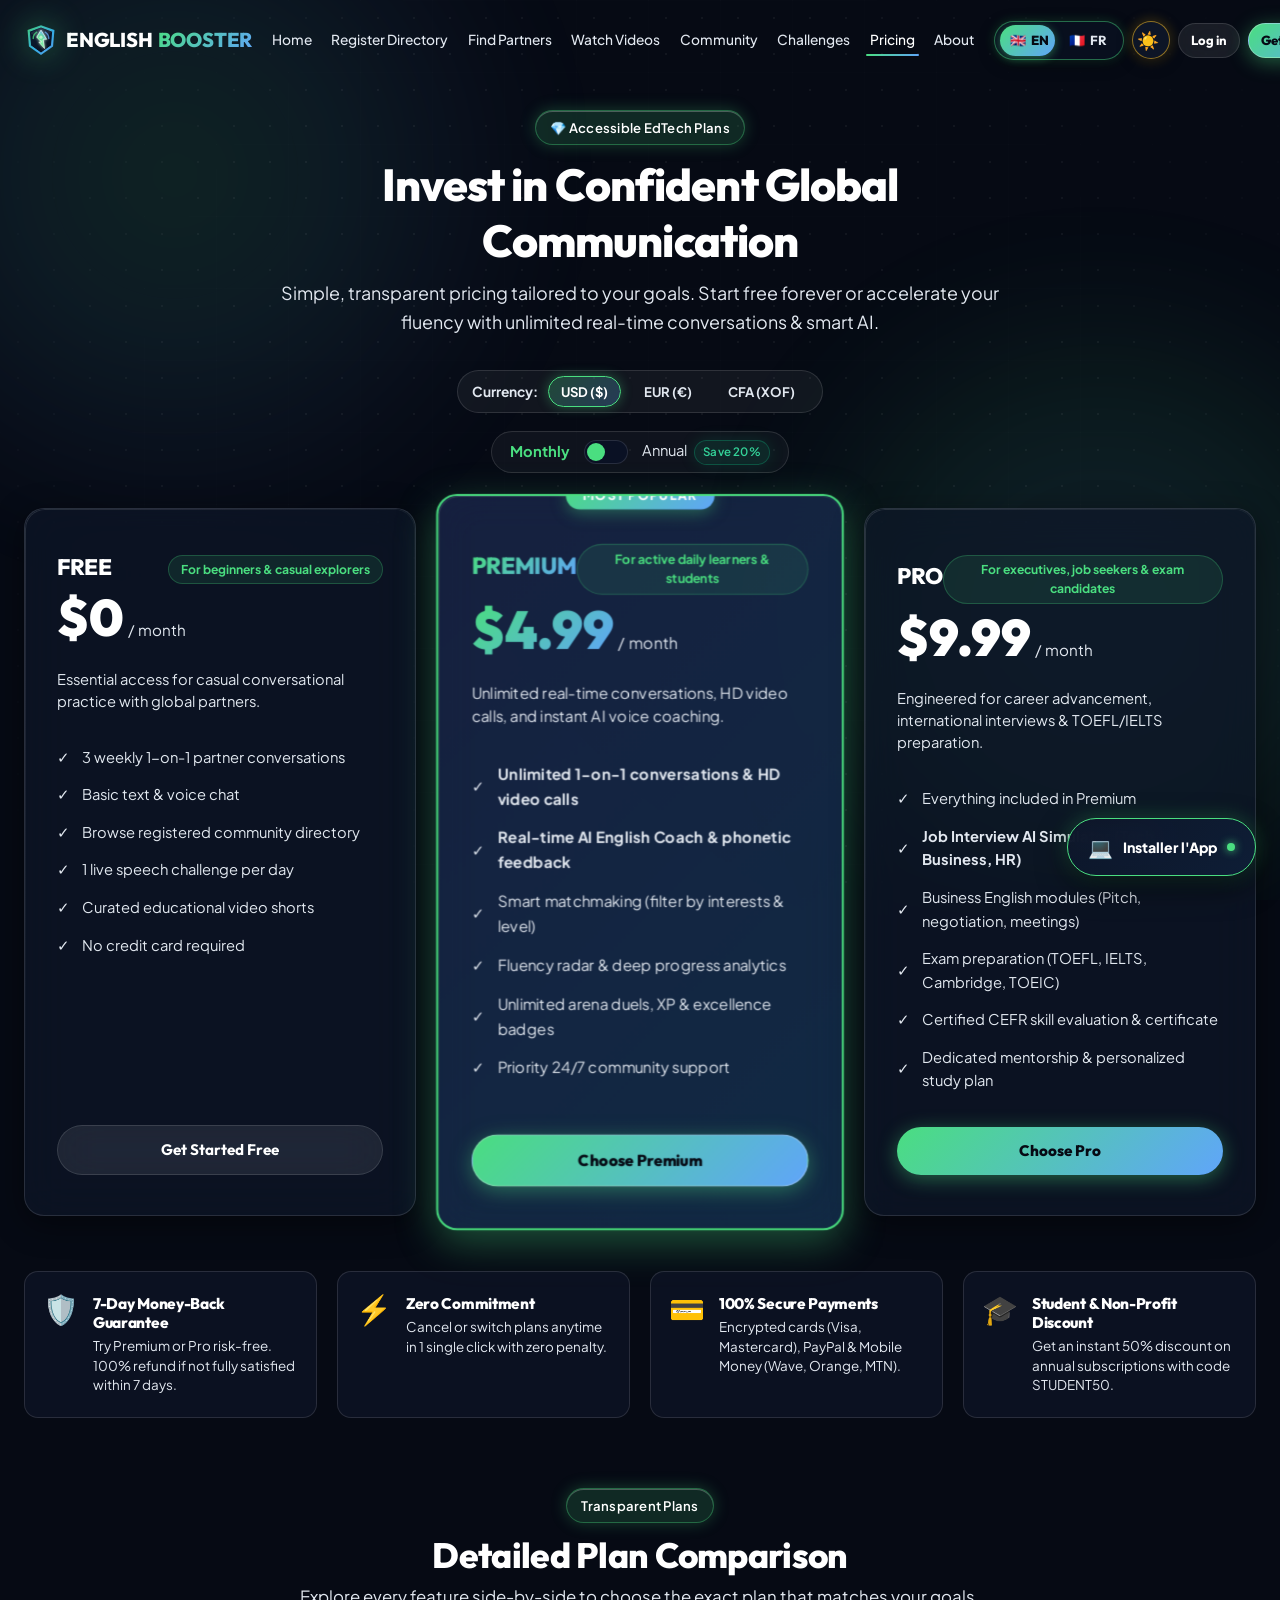
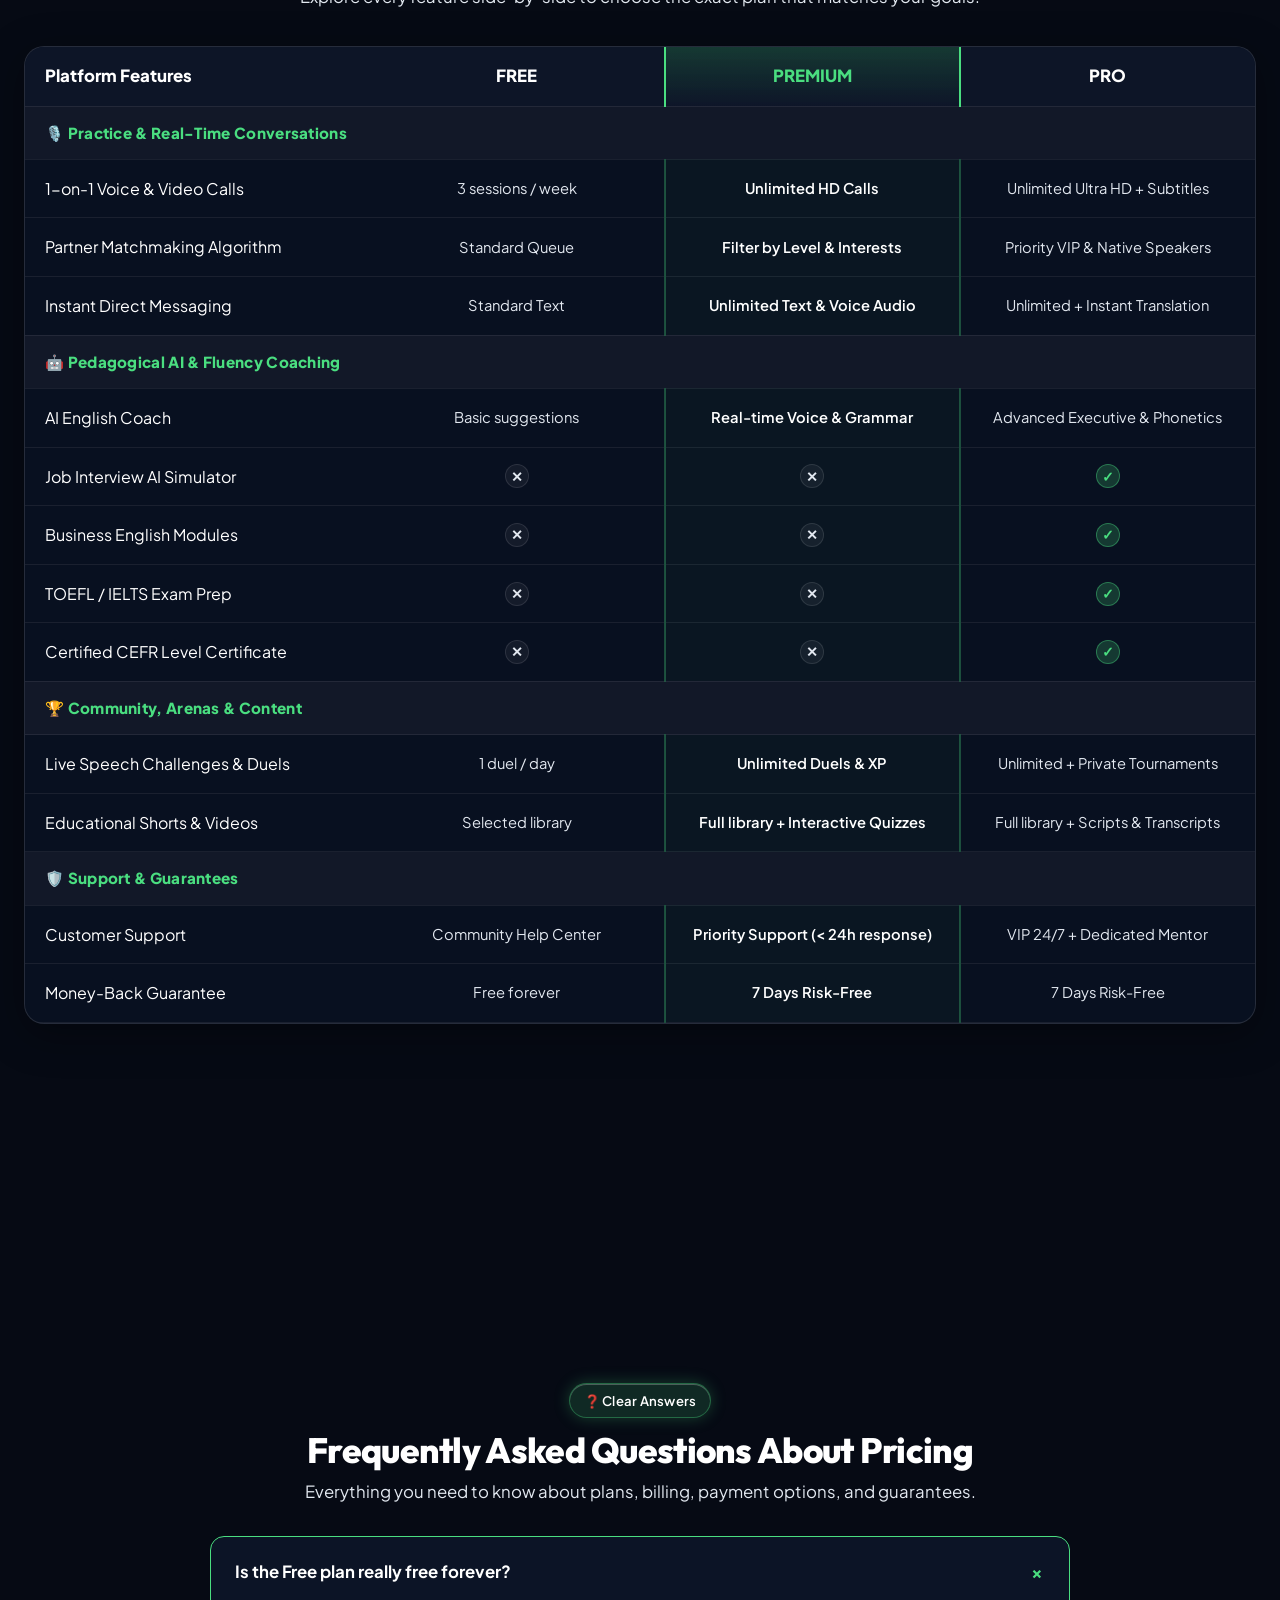
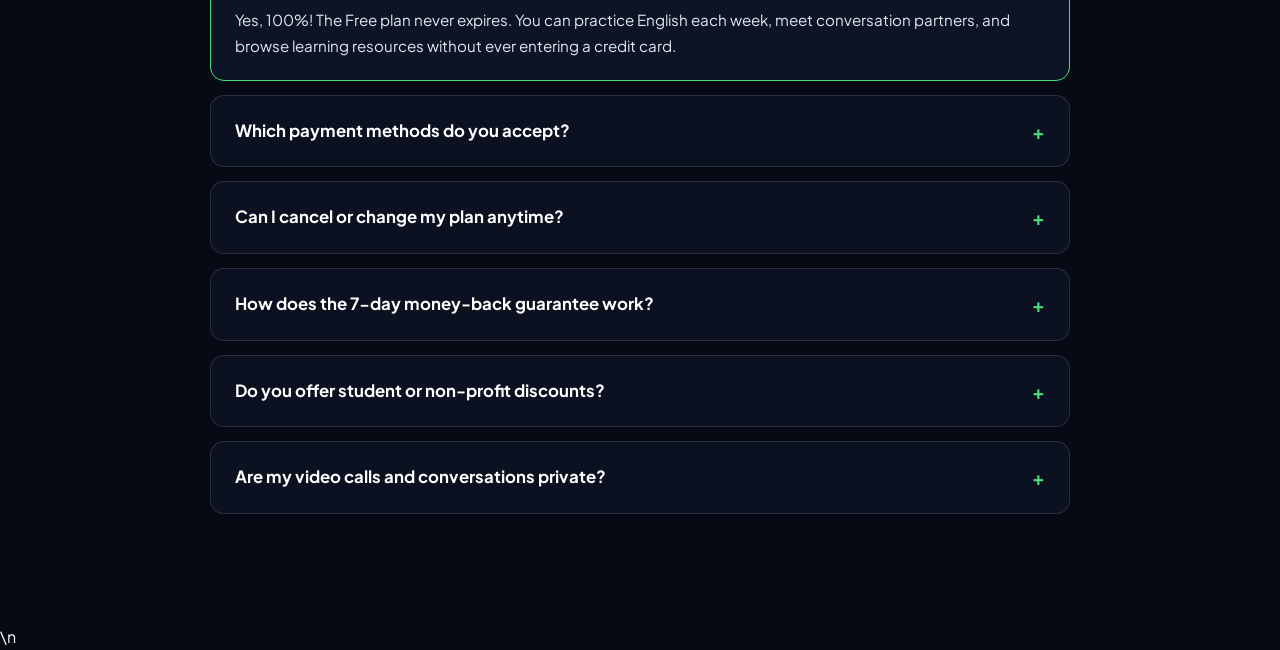
<file: pages/pricing.html>
<!DOCTYPE html>
<html lang="en" data-theme="dark">
<head>
  <meta charset="UTF-8">
  <meta name="viewport" content="width=device-width, initial-scale=1.0">
  <title data-i18n="title_pricing">Pricing Plans | English Booster</title>
  <meta name="description" content="Simple and transparent pricing for English Booster. Free, Premium, and Pro plans to master spoken English.">
  <link rel="stylesheet" href="../css/style.css">
  <link rel="stylesheet" href="../css/animations.css">
  <link rel="stylesheet" href="../css/responsive.css">
  <link rel="icon" type="image/svg+xml" href="../assets/images/logo.svg">
  <!-- PWA & MULTI-DEVICE SUPPORT (MOBILE, TABLETTE, ORDINATEUR) -->
  <link rel="manifest" href="../manifest.json">
  <meta name="theme-color" content="#030712">
  <meta name="mobile-web-app-capable" content="yes">
  <meta name="apple-mobile-web-app-capable" content="yes">
  <meta name="apple-mobile-web-app-status-bar-style" content="black-translucent">
  <meta name="apple-mobile-web-app-title" content="English Booster">
  <link rel="apple-touch-icon" href="../assets/images/logo.svg">
</head>
<body>

  <!-- CRYSTAL BACKGROUND -->
  <div class="crystal-bg-wrapper" aria-hidden="true">
    <div class="crystal-orb crystal-orb-1"></div>
    <div class="crystal-orb crystal-orb-2"></div>
    <div class="crystal-grid-overlay"></div>
  </div>

  <header>
    <nav class="site-nav scrolled" id="main-nav">
      <div class="container nav-container">
        <a href="../index.html" class="nav-brand">
          <img src="../assets/images/logo.svg" alt="English Booster Logo" class="brand-logo-img" />
          <span>ENGLISH <span class="brand-title-accent">BOOSTER</span></span>
        </a>

        <ul class="nav-links">
          <li><a href="../index.html" class="nav-link" data-i18n="nav_home">Home</a></li>
          <li><a href="inscrits.html" class="nav-link" data-i18n="nav_inscrits">Inscrivez-vous</a></li>
          <li><a href="partners.html" class="nav-link" data-i18n="nav_partners">Find Partners</a></li>
          <li><a href="watch.html" class="nav-link" data-i18n="nav_watch">Watch Videos</a></li>
          <li><a href="community.html" class="nav-link" data-i18n="nav_community">Community</a></li>
          <li><a href="challenges.html" class="nav-link" data-i18n="nav_challenges">Challenges</a></li>
          <li><a href="pricing.html" class="nav-link active" data-i18n="nav_pricing">Pricing</a></li>
          <li><a href="about.html" class="nav-link" data-i18n="nav_about">About</a></li>
        </ul>

        <div class="nav-actions">
          <!-- Language Switcher Pill (Multi-Langue Anglais & Français) -->
          <div class="lang-switcher-pill" role="group" aria-label="Language Selector">
            <button type="button" class="lang-btn active" data-lang="en" title="English">
              <span>🇬🇧</span> EN
            </button>
            <button type="button" class="lang-btn" data-lang="fr" title="Français">
              <span>🇫🇷</span> FR
            </button>
          </div>
          <button class="theme-toggle-btn" aria-label="Toggle Theme">☀️</button>
          <a href="login.html" class="btn btn-secondary btn-sm" data-i18n="nav_login">Log in</a>
          <a href="register.html" class="btn btn-primary btn-sm" data-i18n="nav_get_started">Get Started</a>
          <button class="mobile-menu-toggle" aria-label="Menu">
            <span></span><span></span><span></span>
          </button>
        </div>
      </div>
    </nav>
  </header>

  <!-- MOBILE SLIDE DRAWER -->
  <div class="mobile-drawer" id="mobile-drawer">
    <div class="lang-drawer-wrap" style="padding: 12px 0; display: flex; align-items: center; justify-content: space-between; border-bottom: 1px solid var(--glass-border); margin-bottom: 14px;">
      <span style="font-size: 0.88rem; font-weight: 700; color: var(--text-muted); display: flex; align-items: center; gap: 6px;">
        <span>🌐</span> Langue / Language
      </span>
      <div class="lang-switcher-pill" role="group">
        <button type="button" class="lang-btn active" data-lang="en">
          <span>🇬🇧</span> EN
        </button>
        <button type="button" class="lang-btn" data-lang="fr">
          <span>🇫🇷</span> FR
        </button>
      </div>
    </div>
    <ul class="mobile-nav-links">
      <li><a href="../index.html" class="mobile-nav-link"><span class="nav-icon">🏠</span> <span data-i18n="nav_home">Home</span></a></li>
      <li><a href="inscrits.html" class="mobile-nav-link"><span class="nav-icon">✍️</span> <span data-i18n="nav_inscrits">Inscrivez-vous</span></a></li>
      <li><a href="partners.html" class="mobile-nav-link"><span class="nav-icon">🔎</span> <span data-i18n="nav_partners">Find Partners</span></a></li>
      <li><a href="watch.html" class="mobile-nav-link"><span class="nav-icon">🎬</span> <span data-i18n="nav_watch">Watch Videos</span></a></li>
      <li><a href="challenges.html" class="mobile-nav-link"><span class="nav-icon">⚔️</span> <span data-i18n="nav_challenges">Challenges</span></a></li>
      <li><a href="pricing.html" class="mobile-nav-link active"><span class="nav-icon">💎</span> <span data-i18n="nav_pricing">Pricing</span></a></li>
      <li><a href="about.html" class="mobile-nav-link"><span class="nav-icon">ℹ️</span> <span data-i18n="nav_about">About</span></a></li>
    </ul>
  </div>

  <main class="container" style="padding-top: calc(var(--nav-height) + 30px); padding-bottom: 70px;">
    <!-- HEADER -->
    <div style="text-align: center; max-width: 780px; margin: 0 auto 35px;" class="reveal-init">
      <span class="crystal-badge" style="margin-bottom: 12px;" data-i18n="pricing_badge_hero">💎 Accessible EdTech Plans</span>
      <h1 style="font-size: 2.8rem; letter-spacing: -0.02em;" data-i18n="pricing_hero_title">Invest in Confident Global Communication</h1>
      <p style="color: var(--text-muted); font-size: 1.12rem; margin-top: 10px; line-height: 1.6;" data-i18n="pricing_subtitle">
        Simple, transparent pricing tailored to your goals. Start free forever or accelerate your fluency with unlimited real-time conversations & smart AI.
      </p>

      <!-- Currency Switcher Pill -->
      <div style="display: flex; justify-content: center; margin-top: 20px;">
        <div class="currency-selector-bar">
          <span class="currency-label" data-i18n="pricing_currency_label">Currency:</span>
          <button type="button" class="currency-btn active" data-currency="USD">USD ($)</button>
          <button type="button" class="currency-btn" data-currency="EUR">EUR (€)</button>
          <button type="button" class="currency-btn" data-currency="XOF">CFA (XOF)</button>
        </div>
      </div>

      <!-- Billing Period Toggle -->
      <div style="display: inline-flex; align-items: center; gap: 14px; background: rgba(255,255,255,0.04); border: 1px solid var(--glass-border); padding: 7px 18px; border-radius: var(--radius-full); margin-top: 18px;">
        <span id="monthly-label" style="font-weight: 700; font-size: 0.92rem; color: var(--cyan-primary);" data-i18n="pricing_toggle_monthly">Monthly</span>
        <label class="switch" style="position: relative; display: inline-block; width: 44px; height: 24px;">
          <input type="checkbox" id="pricing-toggle" style="opacity: 0; width: 0; height: 0;" aria-label="Toggle annual billing">
          <span style="position: absolute; cursor: pointer; inset: 0; background-color: var(--bg-surface); border: 1px solid var(--glass-border); border-radius: 24px; transition: .3s;" class="slider"></span>
        </label>
        <span id="annual-label" style="font-size: 0.92rem; color: var(--text-muted);">
          <span data-i18n="pricing_toggle_annual">Annual</span> <span class="crystal-badge crystal-badge-emerald" style="font-size: 0.72rem; padding: 2px 8px; margin-left: 4px;" data-i18n="pricing_save_20">Save 20%</span>
        </span>
      </div>
    </div>

    <!-- PRICING TIERS -->
    <div class="pricing-grid">
      <!-- FREE TIER -->
      <div class="glass-card pricing-card reveal-init">
        <div class="pricing-header">
          <div style="display: flex; align-items: center; justify-content: space-between;">
            <h3 class="pricing-tier" data-i18n="pricing_free_title">FREE</h3>
            <span class="pricing-audience-tag" data-i18n="pricing_free_audience">For beginners & casual explorers</span>
          </div>
          <div class="pricing-cost">
            <span class="pricing-number" id="price-free">$0</span>
            <span class="pricing-period" data-i18n="pricing_per_month">/ month</span>
          </div>
        </div>
        <p style="color: var(--text-muted); font-size: 0.92rem; line-height: 1.5;" data-i18n="pricing_free_desc">
          Essential access for casual conversational practice with global partners.
        </p>
        <ul class="pricing-features-list">
          <li class="pricing-feature-item"><span>✓</span> <span data-i18n="pricing_feat_free_1">3 weekly 1-on-1 partner conversations</span></li>
          <li class="pricing-feature-item"><span>✓</span> <span data-i18n="pricing_feat_free_2">Basic text & voice chat</span></li>
          <li class="pricing-feature-item"><span>✓</span> <span data-i18n="pricing_feat_free_3">Browse registered community directory</span></li>
          <li class="pricing-feature-item"><span>✓</span> <span data-i18n="pricing_feat_free_4">1 live speech challenge per day</span></li>
          <li class="pricing-feature-item"><span>✓</span> <span data-i18n="pricing_feat_free_5">Curated educational video shorts</span></li>
          <li class="pricing-feature-item"><span>✓</span> <span data-i18n="pricing_feat_free_6">No credit card required</span></li>
        </ul>
        <button class="btn btn-secondary plan-select-btn" data-plan="Free" data-tier-id="free" style="width: 100%;" data-i18n="pricing_btn_free">
          Get Started Free
        </button>
      </div>

      <!-- PREMIUM TIER (FEATURED) -->
      <div class="glass-card pricing-card featured reveal-init reveal-delay-1">
        <span class="popular-ribbon" data-i18n="pricing_popular_badge">Most Popular</span>
        <div class="pricing-header">
          <div style="display: flex; align-items: center; justify-content: space-between;">
            <h3 class="pricing-tier text-gradient-cyan" data-i18n="pricing_premium_title">PREMIUM</h3>
            <span class="pricing-audience-tag" data-i18n="pricing_premium_audience">For active daily learners & students</span>
          </div>
          <div class="pricing-cost">
            <span class="pricing-number text-gradient-cyan" id="price-premium">$4.99</span>
            <span class="pricing-period" data-i18n="pricing_per_month">/ month</span>
          </div>
          <div id="billed-note-premium" style="font-size: 0.78rem; color: var(--cyan-primary); display: none;"></div>
        </div>
        <p style="color: var(--text-muted); font-size: 0.92rem; line-height: 1.5;" data-i18n="pricing_premium_desc">
          Unlimited real-time conversations, HD video calls, and instant AI voice coaching.
        </p>
        <ul class="pricing-features-list">
          <li class="pricing-feature-item"><span>✓</span> <strong><span data-i18n="pricing_feat_prem_1">Unlimited 1-on-1 conversations & HD video calls</span></strong></li>
          <li class="pricing-feature-item"><span>✓</span> <strong><span data-i18n="pricing_feat_prem_2">Real-time AI English Coach & phonetic feedback</span></strong></li>
          <li class="pricing-feature-item"><span>✓</span> <span data-i18n="pricing_feat_prem_3">Smart matchmaking (filter by interests & level)</span></li>
          <li class="pricing-feature-item"><span>✓</span> <span data-i18n="pricing_feat_prem_4">Fluency radar & deep progress analytics</span></li>
          <li class="pricing-feature-item"><span>✓</span> <span data-i18n="pricing_feat_prem_5">Unlimited arena duels, XP & excellence badges</span></li>
          <li class="pricing-feature-item"><span>✓</span> <span data-i18n="pricing_feat_prem_6">Priority 24/7 community support</span></li>
        </ul>
        <button class="btn btn-primary plan-select-btn" data-plan="Premium" data-tier-id="premium" style="width: 100%;" data-i18n="pricing_btn_premium">
          Choose Premium
        </button>
      </div>

      <!-- PRO TIER -->
      <div class="glass-card pricing-card reveal-init reveal-delay-2">
        <div class="pricing-header">
          <div style="display: flex; align-items: center; justify-content: space-between;">
            <h3 class="pricing-tier" data-i18n="pricing_pro_title">PRO</h3>
            <span class="pricing-audience-tag" data-i18n="pricing_pro_audience">For executives, job seekers & exam candidates</span>
          </div>
          <div class="pricing-cost">
            <span class="pricing-number" id="price-pro">$9.99</span>
            <span class="pricing-period" data-i18n="pricing_per_month">/ month</span>
          </div>
          <div id="billed-note-pro" style="font-size: 0.78rem; color: var(--blue-400); display: none;"></div>
        </div>
        <p style="color: var(--text-muted); font-size: 0.92rem; line-height: 1.5;" data-i18n="pricing_pro_desc">
          Engineered for career advancement, international interviews & TOEFL/IELTS preparation.
        </p>
        <ul class="pricing-features-list">
          <li class="pricing-feature-item"><span>✓</span> <span data-i18n="pricing_feat_pro_1">Everything included in Premium</span></li>
          <li class="pricing-feature-item"><span>✓</span> <strong><span data-i18n="pricing_feat_pro_2">Job Interview AI Simulator (Tech, Business, HR)</span></strong></li>
          <li class="pricing-feature-item"><span>✓</span> <span data-i18n="pricing_feat_pro_3">Business English modules (Pitch, negotiation, meetings)</span></li>
          <li class="pricing-feature-item"><span>✓</span> <span data-i18n="pricing_feat_pro_4">Exam preparation (TOEFL, IELTS, Cambridge, TOEIC)</span></li>
          <li class="pricing-feature-item"><span>✓</span> <span data-i18n="pricing_feat_pro_5">Certified CEFR skill evaluation & certificate</span></li>
          <li class="pricing-feature-item"><span>✓</span> <span data-i18n="pricing_feat_pro_6">Dedicated mentorship & personalized study plan</span></li>
        </ul>
        <button class="btn btn-purple plan-select-btn" data-plan="Pro" data-tier-id="pro" style="width: 100%;" data-i18n="pricing_btn_pro">
          Choose Pro
        </button>
      </div>
    </div>

    <!-- TRUST & GUARANTEES STRIP -->
    <div class="pricing-guarantees-grid reveal-init">
      <div class="guarantee-card">
        <div class="guarantee-icon-wrap">🛡️</div>
        <div class="guarantee-content">
          <h4 data-i18n="pricing_trust_guarantee_title">7-Day Money-Back Guarantee</h4>
          <p data-i18n="pricing_trust_guarantee_desc">Try Premium or Pro risk-free. 100% refund if not fully satisfied within 7 days.</p>
        </div>
      </div>

      <div class="guarantee-card">
        <div class="guarantee-icon-wrap">⚡</div>
        <div class="guarantee-content">
          <h4 data-i18n="pricing_trust_nocontract_title">Zero Commitment</h4>
          <p data-i18n="pricing_trust_nocontract_desc">Cancel or switch plans anytime in 1 single click with zero penalty.</p>
        </div>
      </div>

      <div class="guarantee-card">
        <div class="guarantee-icon-wrap">💳</div>
        <div class="guarantee-content">
          <h4 data-i18n="pricing_trust_secure_title">100% Secure Payments</h4>
          <p data-i18n="pricing_trust_secure_desc">Encrypted cards (Visa, Mastercard), PayPal & Mobile Money (Wave, Orange, MTN).</p>
        </div>
      </div>

      <div class="guarantee-card">
        <div class="guarantee-icon-wrap">🎓</div>
        <div class="guarantee-content">
          <h4 data-i18n="pricing_trust_students_title">Student & Non-Profit Discount</h4>
          <p data-i18n="pricing_trust_students_desc">Get an instant 50% discount on annual subscriptions with code STUDENT50.</p>
        </div>
      </div>
    </div>

    <!-- FEATURE COMPARISON MATRIX (TABLEAU COMPARATIF DÉTAILLÉ) -->
    <section class="pricing-comparison-section reveal-init">
      <div style="text-align: center; max-width: 680px; margin: 0 auto 35px;">
        <span class="crystal-badge" style="margin-bottom: 10px;" data-i18n="pricing_tag">Transparent Plans</span>
        <h2 style="font-size: 2.2rem; letter-spacing: -0.02em;" data-i18n="pricing_compare_title">Detailed Plan Comparison</h2>
        <p style="color: var(--text-muted); font-size: 1.05rem; margin-top: 6px;" data-i18n="pricing_compare_subtitle">
          Explore every feature side-by-side to choose the exact plan that matches your goals.
        </p>
      </div>

      <div class="pricing-table-container">
        <table class="pricing-comparison-table">
          <thead>
            <tr>
              <th data-i18n="pricing_th_feature">Platform Features</th>
              <th class="th-tier" data-i18n="pricing_free_title">FREE</th>
              <th class="th-tier th-featured" data-i18n="pricing_premium_title">PREMIUM</th>
              <th class="th-tier" data-i18n="pricing_pro_title">PRO</th>
            </tr>
          </thead>
          <tbody>
            <!-- CATEGORY 1: PRACTICE & CONVERSATIONS -->
            <tr class="table-cat-row">
              <td colspan="4" data-i18n="pricing_cat_practice">🎙️ Practice & Real-Time Conversations</td>
            </tr>
            <tr>
              <td data-i18n="pricing_row_calls">1-on-1 Voice & Video Calls</td>
              <td class="td-center" data-i18n="pricing_row_calls_free">3 sessions / week</td>
              <td class="td-center td-featured" data-i18n="pricing_row_calls_prem">Unlimited HD Calls</td>
              <td class="td-center" data-i18n="pricing_row_calls_pro">Unlimited Ultra HD + Subtitles</td>
            </tr>
            <tr>
              <td data-i18n="pricing_row_matching">Partner Matchmaking Algorithm</td>
              <td class="td-center" data-i18n="pricing_row_matching_free">Standard Queue</td>
              <td class="td-center td-featured" data-i18n="pricing_row_matching_prem">Filter by Level & Interests</td>
              <td class="td-center" data-i18n="pricing_row_matching_pro">Priority VIP & Native Speakers</td>
            </tr>
            <tr>
              <td data-i18n="pricing_row_messaging">Instant Direct Messaging</td>
              <td class="td-center" data-i18n="pricing_row_messaging_free">Standard Text</td>
              <td class="td-center td-featured" data-i18n="pricing_row_messaging_prem">Unlimited Text & Voice Audio</td>
              <td class="td-center" data-i18n="pricing_row_messaging_pro">Unlimited + Instant Translation</td>
            </tr>

            <!-- CATEGORY 2: PEDAGOGICAL AI & FLUENCY COACHING -->
            <tr class="table-cat-row">
              <td colspan="4" data-i18n="pricing_cat_ai">🤖 Pedagogical AI & Fluency Coaching</td>
            </tr>
            <tr>
              <td data-i18n="pricing_row_ai_coach">AI English Coach</td>
              <td class="td-center" data-i18n="pricing_row_ai_coach_free">Basic suggestions</td>
              <td class="td-center td-featured" data-i18n="pricing_row_ai_coach_prem">Real-time Voice & Grammar</td>
              <td class="td-center" data-i18n="pricing_row_ai_coach_pro">Advanced Executive & Phonetics</td>
            </tr>
            <tr>
              <td data-i18n="pricing_row_interview">Job Interview AI Simulator</td>
              <td class="td-center"><span class="badge-cross">✕</span></td>
              <td class="td-center td-featured"><span class="badge-cross">✕</span></td>
              <td class="td-center"><span class="badge-check">✓</span></td>
            </tr>
            <tr>
              <td data-i18n="pricing_row_business">Business English Modules</td>
              <td class="td-center"><span class="badge-cross">✕</span></td>
              <td class="td-center td-featured"><span class="badge-cross">✕</span></td>
              <td class="td-center"><span class="badge-check">✓</span></td>
            </tr>
            <tr>
              <td data-i18n="pricing_row_exam">TOEFL / IELTS Exam Prep</td>
              <td class="td-center"><span class="badge-cross">✕</span></td>
              <td class="td-center td-featured"><span class="badge-cross">✕</span></td>
              <td class="td-center"><span class="badge-check">✓</span></td>
            </tr>
            <tr>
              <td data-i18n="pricing_row_cefr">Certified CEFR Level Certificate</td>
              <td class="td-center"><span class="badge-cross">✕</span></td>
              <td class="td-center td-featured"><span class="badge-cross">✕</span></td>
              <td class="td-center"><span class="badge-check">✓</span></td>
            </tr>

            <!-- CATEGORY 3: COMMUNITY, ARENAS & CONTENT -->
            <tr class="table-cat-row">
              <td colspan="4" data-i18n="pricing_cat_community">🏆 Community, Arenas & Content</td>
            </tr>
            <tr>
              <td data-i18n="pricing_row_challenges">Live Speech Challenges & Duels</td>
              <td class="td-center" data-i18n="pricing_row_challenges_free">1 duel / day</td>
              <td class="td-center td-featured" data-i18n="pricing_row_challenges_prem">Unlimited Duels & XP</td>
              <td class="td-center" data-i18n="pricing_row_challenges_pro">Unlimited + Private Tournaments</td>
            </tr>
            <tr>
              <td data-i18n="pricing_row_videos">Educational Shorts & Videos</td>
              <td class="td-center" data-i18n="pricing_row_videos_free">Selected library</td>
              <td class="td-center td-featured" data-i18n="pricing_row_videos_prem">Full library + Interactive Quizzes</td>
              <td class="td-center" data-i18n="pricing_row_videos_pro">Full library + Scripts & Transcripts</td>
            </tr>

            <!-- CATEGORY 4: SUPPORT & GUARANTEES -->
            <tr class="table-cat-row">
              <td colspan="4" data-i18n="pricing_cat_support">🛡️ Support & Guarantees</td>
            </tr>
            <tr>
              <td data-i18n="pricing_row_support">Customer Support</td>
              <td class="td-center" data-i18n="pricing_row_support_free">Community Help Center</td>
              <td class="td-center td-featured" data-i18n="pricing_row_support_prem">Priority Support (&lt; 24h response)</td>
              <td class="td-center" data-i18n="pricing_row_support_pro">VIP 24/7 + Dedicated Mentor</td>
            </tr>
            <tr>
              <td data-i18n="pricing_row_guarantee">Money-Back Guarantee</td>
              <td class="td-center" data-i18n="pricing_row_guarantee_free">Free forever</td>
              <td class="td-center td-featured" data-i18n="pricing_row_guarantee_prem">7 Days Risk-Free</td>
              <td class="td-center" data-i18n="pricing_row_guarantee_pro">7 Days Risk-Free</td>
            </tr>
          </tbody>
        </table>
      </div>
    </section>

    <!-- ENTERPRISE & SCHOOLS BANNER -->
    <div class="pricing-enterprise-card reveal-init">
      <div>
        <span class="crystal-badge crystal-badge-blue" style="margin-bottom: 10px;" data-i18n="pricing_enterprise_badge">🏢 Organizations & Universities</span>
        <h3 style="font-size: 1.8rem; margin-bottom: 8px;" data-i18n="pricing_enterprise_title">Equip Your Team or Students with Fluent English</h3>
        <p style="color: var(--text-muted); max-width: 620px; font-size: 0.98rem; line-height: 1.55;" data-i18n="pricing_enterprise_desc">
          Get bulk seat licensing, dedicated admin analytics dashboards, custom workshops, and team management tools.
        </p>
      </div>
      <a href="about.html#contact" class="btn btn-secondary" style="white-space: nowrap; padding: 14px 28px;" data-i18n="pricing_enterprise_btn">
        Contact Sales & Request Quote
      </a>
    </div>

    <!-- FAQ SECTION (QUESTIONS FRÉQUENTES) -->
    <section class="pricing-faq-section reveal-init">
      <div style="text-align: center; max-width: 700px; margin: 0 auto 30px;">
        <span class="crystal-badge" style="margin-bottom: 10px;" data-i18n="pricing_faq_badge">❓ Clear Answers</span>
        <h2 style="font-size: 2.2rem; letter-spacing: -0.02em;" data-i18n="pricing_faq_title">Frequently Asked Questions About Pricing</h2>
        <p style="color: var(--text-muted); font-size: 1.05rem; margin-top: 6px;" data-i18n="pricing_faq_subtitle">
          Everything you need to know about plans, billing, payment options, and guarantees.
        </p>
      </div>

      <div class="pricing-faq-accordion">
        <!-- Q1 -->
        <div class="pricing-faq-item active">
          <button class="pricing-faq-btn" type="button" aria-expanded="true">
            <span data-i18n="pricing_faq_q1">Is the Free plan really free forever?</span>
            <span class="pricing-faq-icon">+</span>
          </button>
          <div class="pricing-faq-content">
            <div class="pricing-faq-body" data-i18n="pricing_faq_a1">
              Yes, 100%! The Free plan never expires. You can practice English each week, meet conversation partners, and browse learning resources without ever entering a credit card.
            </div>
          </div>
        </div>

        <!-- Q2 -->
        <div class="pricing-faq-item">
          <button class="pricing-faq-btn" type="button" aria-expanded="false">
            <span data-i18n="pricing_faq_q2">Which payment methods do you accept?</span>
            <span class="pricing-faq-icon">+</span>
          </button>
          <div class="pricing-faq-content">
            <div class="pricing-faq-body" data-i18n="pricing_faq_a2">
              We accept international Credit/Debit cards (Visa, Mastercard, American Express), PayPal, as well as local Mobile Money (Wave, Orange Money, MTN MoMo) across Africa to make learning accessible to everyone.
            </div>
          </div>
        </div>

        <!-- Q3 -->
        <div class="pricing-faq-item">
          <button class="pricing-faq-btn" type="button" aria-expanded="false">
            <span data-i18n="pricing_faq_q3">Can I cancel or change my plan anytime?</span>
            <span class="pricing-faq-icon">+</span>
          </button>
          <div class="pricing-faq-content">
            <div class="pricing-faq-body" data-i18n="pricing_faq_a3">
              Absolutely. There is zero lock-in or long-term commitment. You can upgrade, downgrade, or cancel your subscription in one click from your account settings at any moment.
            </div>
          </div>
        </div>

        <!-- Q4 -->
        <div class="pricing-faq-item">
          <button class="pricing-faq-btn" type="button" aria-expanded="false">
            <span data-i18n="pricing_faq_q4">How does the 7-day money-back guarantee work?</span>
            <span class="pricing-faq-icon">+</span>
          </button>
          <div class="pricing-faq-content">
            <div class="pricing-faq-body" data-i18n="pricing_faq_a4">
              If you subscribe to Premium or Pro and decide within 7 days that English Booster does not meet your expectations, simply reach out to our team via chat or email for a prompt 100% refund.
            </div>
          </div>
        </div>

        <!-- Q5 -->
        <div class="pricing-faq-item">
          <button class="pricing-faq-btn" type="button" aria-expanded="false">
            <span data-i18n="pricing_faq_q5">Do you offer student or non-profit discounts?</span>
            <span class="pricing-faq-icon">+</span>
          </button>
          <div class="pricing-faq-content">
            <div class="pricing-faq-body" data-i18n="pricing_faq_a5">
              Yes! Verified students enrolled in universities and colleges receive an instant 50% discount on annual subscriptions with coupon STUDENT50 upon registration.
            </div>
          </div>
        </div>

        <!-- Q6 -->
        <div class="pricing-faq-item">
          <button class="pricing-faq-btn" type="button" aria-expanded="false">
            <span data-i18n="pricing_faq_q6">Are my video calls and conversations private?</span>
            <span class="pricing-faq-icon">+</span>
          </button>
          <div class="pricing-faq-content">
            <div class="pricing-faq-body" data-i18n="pricing_faq_a6">
              Yes. Video and audio calls use peer-to-peer WebRTC technology with end-to-end encryption. Your calls are never recorded on our servers without your explicit consent.
            </div>
          </div>
        </div>
      </div>
    </section>
  </main>

  <!-- INTERACTIVE CHECKOUT SIMULATION MODAL -->
  <div class="checkout-modal-backdrop" id="checkout-modal" aria-hidden="true" role="dialog" aria-modal="true">
    <div class="checkout-modal-card">
      <button type="button" id="close-checkout-modal" style="position: absolute; top: 18px; right: 20px; background: transparent; border: none; color: var(--text-muted); font-size: 1.5rem; cursor: pointer; line-height: 1;" aria-label="Close modal">&times;</button>
      
      <div style="text-align: center; margin-bottom: 20px;">
        <span class="crystal-badge" style="margin-bottom: 8px;">💎 English Booster Checkout</span>
        <h3 style="font-size: 1.6rem; letter-spacing: -0.01em;" data-i18n="pricing_modal_title">Complete Your Subscription</h3>
      </div>

      <!-- Plan Summary Box -->
      <div style="background: rgba(255,255,255,0.04); border: 1px solid var(--glass-border); border-radius: var(--radius-md); padding: 18px; margin-bottom: 20px;">
        <div style="display: flex; justify-content: space-between; align-items: center; margin-bottom: 8px;">
          <span style="color: var(--text-muted); font-size: 0.92rem;" data-i18n="pricing_modal_plan">Selected Plan:</span>
          <strong id="modal-plan-name" style="color: var(--cyan-primary); font-size: 1.1rem;">PREMIUM</strong>
        </div>
        <div style="display: flex; justify-content: space-between; align-items: center; margin-bottom: 8px;">
          <span style="color: var(--text-muted); font-size: 0.92rem;" data-i18n="pricing_modal_cycle">Billing Cycle:</span>
          <span id="modal-plan-cycle" class="crystal-badge" style="font-size: 0.78rem;">Monthly</span>
        </div>
        <div style="border-top: 1px dashed var(--glass-border); margin: 12px 0 10px;"></div>
        <div style="display: flex; justify-content: space-between; align-items: baseline;">
          <span style="font-weight: 700; font-size: 1.05rem;" data-i18n="pricing_modal_total">Total to Pay:</span>
          <span id="modal-total-price" style="font-size: 1.8rem; font-weight: 900; color: var(--text-main); font-family: var(--font-heading);">$4.99</span>
        </div>
      </div>

      <!-- Payment Method Selection -->
      <label style="font-size: 0.88rem; font-weight: 700; color: var(--text-muted); display: block; margin-bottom: 6px;" data-i18n="pricing_modal_payment_method">
        Select Payment Method:
      </label>
      <div class="checkout-methods-grid">
        <label class="checkout-method-pill active" for="pay-card">
          <input type="radio" name="pay-method" id="pay-card" class="checkout-method-radio" checked>
          <span>💳</span>
          <span data-i18n="pricing_modal_method_card">Credit Card (Visa / Mastercard)</span>
        </label>

        <label class="checkout-method-pill" for="pay-momo">
          <input type="radio" name="pay-method" id="pay-momo" class="checkout-method-radio">
          <span>📱</span>
          <span data-i18n="pricing_modal_method_momo">Mobile Money (Wave / Orange / MTN)</span>
        </label>

        <label class="checkout-method-pill" for="pay-paypal">
          <input type="radio" name="pay-method" id="pay-paypal" class="checkout-method-radio">
          <span>🅿️</span>
          <span data-i18n="pricing_modal_method_paypal">PayPal</span>
        </label>
      </div>

      <!-- Promo Code Box -->
      <div style="display: flex; gap: 8px; margin: 16px 0;">
        <input type="text" id="promo-input" placeholder="Promo code (e.g. BOOSTER2026)" data-i18n-placeholder="pricing_modal_promo_ph" style="flex: 1; padding: 10px 14px; border-radius: var(--radius-sm); border: 1px solid var(--glass-border); background: var(--bg-input); color: #fff; font-size: 0.88rem;">
        <button type="button" id="apply-promo-btn" class="btn btn-secondary btn-sm" style="padding: 0 16px;" data-i18n="pricing_modal_promo_btn">Apply</button>
      </div>
      <div id="promo-feedback" style="font-size: 0.82rem; margin-top: -10px; margin-bottom: 14px; display: none;"></div>

      <!-- Confirm Button -->
      <button type="button" id="confirm-subscribe-btn" class="btn btn-primary" style="width: 100%; padding: 14px; font-size: 1.05rem;" data-i18n="pricing_modal_confirm_btn">
        Confirm & Activate Plan
      </button>

      <p style="text-align: center; font-size: 0.78rem; color: var(--text-muted); margin-top: 14px;" data-i18n="pricing_modal_guarantee">
        🔒 256-bit SSL encrypted · 7-day money-back guarantee
      </p>
    </div>
  </div>

  <style>
    .slider:before {
      position: absolute;
      content: "";
      height: 18px;
      width: 18px;
      left: 2px;
      bottom: 2px;
      background-color: var(--cyan-primary);
      transition: .3s;
      border-radius: 50%;
    }
    input:checked + .slider {
      background-color: rgba(74, 222, 128, 0.25);
    }
    input:checked + .slider:before {
      transform: translateX(20px);
    }
  </style>

  <script src="../js/i18n.js"></script>
  <script src="../js/main.js"></script>\n  <script src="../js/animations.js"></script>
  <script src="../js/avatarManager.js"></script>
  <script>
    (function() {
      // 1. DATA SCHEMA FOR CURRENCIES & BILLING CYCLES
      const PRICING_DATA = {
        USD: {
          symbol: '$',
          free: { monthly: '$0', annual: '$0', billedAnnuallyText: '$0/year' },
          premium: { monthly: '$4.99', annual: '$3.99', billedAnnuallyText: 'Billed $47.88 / year' },
          pro: { monthly: '$9.99', annual: '$7.99', billedAnnuallyText: 'Billed $95.88 / year' }
        },
        EUR: {
          symbol: '€',
          free: { monthly: '0 €', annual: '0 €', billedAnnuallyText: '0 €/an' },
          premium: { monthly: '4.50 €', annual: '3.60 €', billedAnnuallyText: 'Facturé 43.20 € / an' },
          pro: { monthly: '8.90 €', annual: '7.10 €', billedAnnuallyText: 'Facturé 85.20 € / an' }
        },
        XOF: {
          symbol: 'FCFA',
          free: { monthly: '0 FCFA', annual: '0 FCFA', billedAnnuallyText: '0 FCFA/an' },
          premium: { monthly: '3 000 FCFA', annual: '2 400 FCFA', billedAnnuallyText: 'Facturé 28 800 FCFA / an' },
          pro: { monthly: '6 000 FCFA', annual: '4 800 FCFA', billedAnnuallyText: 'Facturé 57 600 FCFA / an' }
        }
      };

      let currentCurrency = localStorage.getItem('english_booster_currency') || 'USD';
      let isAnnual = false;
      let selectedPlanId = 'premium';
      let discountMultiplier = 1.0;

      // DOM Elements
      const toggle = document.getElementById('pricing-toggle');
      const premPrice = document.getElementById('price-premium');
      const proPrice = document.getElementById('price-pro');
      const freePrice = document.getElementById('price-free');
      const monthlyLabel = document.getElementById('monthly-label');
      const annualLabel = document.getElementById('annual-label');
      const billedNotePrem = document.getElementById('billed-note-premium');
      const billedNotePro = document.getElementById('billed-note-pro');
      const currencyBtns = document.querySelectorAll('.currency-btn');

      // Update displayed prices
      function renderPrices() {
        const data = PRICING_DATA[currentCurrency] || PRICING_DATA.USD;
        const cycle = isAnnual ? 'annual' : 'monthly';

        if (freePrice) freePrice.textContent = data.free[cycle];
        if (premPrice) premPrice.textContent = data.premium[cycle];
        if (proPrice) proPrice.textContent = data.pro[cycle];

        if (billedNotePrem) {
          if (isAnnual) {
            billedNotePrem.style.display = 'block';
            billedNotePrem.textContent = data.premium.billedAnnuallyText;
          } else {
            billedNotePrem.style.display = 'none';
          }
        }

        if (billedNotePro) {
          if (isAnnual) {
            billedNotePro.style.display = 'block';
            billedNotePro.textContent = data.pro.billedAnnuallyText;
          } else {
            billedNotePro.style.display = 'none';
          }
        }

        // Active class on currency buttons
        currencyBtns.forEach(btn => {
          if (btn.getAttribute('data-currency') === currentCurrency) {
            btn.classList.add('active');
          } else {
            btn.classList.remove('active');
          }
        });
      }

      // Currency selector click
      currencyBtns.forEach(btn => {
        btn.addEventListener('click', () => {
          currentCurrency = btn.getAttribute('data-currency');
          localStorage.setItem('english_booster_currency', currentCurrency);
          renderPrices();
        });
      });

      // Annual toggle logic
      toggle?.addEventListener('change', () => {
        isAnnual = toggle.checked;
        if (isAnnual) {
          monthlyLabel.style.color = 'var(--text-muted)';
          annualLabel.style.color = 'var(--cyan-primary)';
        } else {
          monthlyLabel.style.color = 'var(--cyan-primary)';
          annualLabel.style.color = 'var(--text-muted)';
        }
        renderPrices();
      });

      // Initialize initial price rendering
      renderPrices();

      // FAQ ACCORDION INTERACTION
      const faqItems = document.querySelectorAll('.pricing-faq-item');
      faqItems.forEach(item => {
        const btn = item.querySelector('.pricing-faq-btn');
        btn?.addEventListener('click', () => {
          const isActive = item.classList.contains('active');
          // Close all others
          faqItems.forEach(i => {
            i.classList.remove('active');
            i.querySelector('.pricing-faq-btn')?.setAttribute('aria-expanded', 'false');
          });
          if (!isActive) {
            item.classList.add('active');
            btn.setAttribute('aria-expanded', 'true');
          }
        });
      });

      // CHECKOUT MODAL INTERACTION
      const checkoutModal = document.getElementById('checkout-modal');
      const closeModalBtn = document.getElementById('close-checkout-modal');
      const modalPlanName = document.getElementById('modal-plan-name');
      const modalPlanCycle = document.getElementById('modal-plan-cycle');
      const modalTotalPrice = document.getElementById('modal-total-price');
      const confirmSubscribeBtn = document.getElementById('confirm-subscribe-btn');
      const promoInput = document.getElementById('promo-input');
      const applyPromoBtn = document.getElementById('apply-promo-btn');
      const promoFeedback = document.getElementById('promo-feedback');

      function openCheckout(planId) {
        selectedPlanId = planId.toLowerCase();
        if (selectedPlanId === 'free') {
          if (window.EnglishBooster) {
            window.EnglishBooster.showToast('Free Plan Selected', 'Redirecting to sign-up...', 'success');
          }
          setTimeout(() => {
            window.location.href = 'register.html';
          }, 800);
          return;
        }

        const data = PRICING_DATA[currentCurrency] || PRICING_DATA.USD;
        const cycle = isAnnual ? 'annual' : 'monthly';
        const rawPriceStr = data[selectedPlanId] ? data[selectedPlanId][cycle] : '$4.99';

        modalPlanName.textContent = selectedPlanId.toUpperCase();
        modalPlanCycle.textContent = isAnnual ? 'Annual (-20%)' : 'Monthly';
        modalTotalPrice.textContent = rawPriceStr;

        discountMultiplier = 1.0;
        if (promoInput) promoInput.value = '';
        if (promoFeedback) promoFeedback.style.display = 'none';

        checkoutModal.classList.add('open');
        checkoutModal.setAttribute('aria-hidden', 'false');
      }

      function closeCheckout() {
        checkoutModal.classList.remove('open');
        checkoutModal.setAttribute('aria-hidden', 'true');
      }

      document.querySelectorAll('.plan-select-btn').forEach(btn => {
        btn.addEventListener('click', () => {
          const planId = btn.getAttribute('data-tier-id') || 'premium';
          openCheckout(planId);
        });
      });

      closeModalBtn?.addEventListener('click', closeCheckout);

      checkoutModal?.addEventListener('click', (e) => {
        if (e.target === checkoutModal) closeCheckout();
      });

      // Payment method pill selector
      document.querySelectorAll('.checkout-method-pill').forEach(pill => {
        pill.addEventListener('click', () => {
          document.querySelectorAll('.checkout-method-pill').forEach(p => p.classList.remove('active'));
          pill.classList.add('active');
          const radio = pill.querySelector('input[type="radio"]');
          if (radio) radio.checked = true;
        });
      });

      // Promo code application logic
      applyPromoBtn?.addEventListener('click', () => {
        const code = promoInput.value.trim().toUpperCase();
        if (code === 'BOOSTER2026') {
          discountMultiplier = 0.90; // 10% off
          promoFeedback.style.display = 'block';
          promoFeedback.style.color = 'var(--cyan-primary)';
          promoFeedback.textContent = '✓ Coupon BOOSTER2026 applied (-10% discount)!';
          updateModalPriceWithDiscount();
        } else if (code === 'STUDENT50') {
          discountMultiplier = 0.50; // 50% off
          promoFeedback.style.display = 'block';
          promoFeedback.style.color = 'var(--cyan-primary)';
          promoFeedback.textContent = '✓ Student Coupon applied (-50% discount)!';
          updateModalPriceWithDiscount();
        } else {
          promoFeedback.style.display = 'block';
          promoFeedback.style.color = '#ef4444';
          promoFeedback.textContent = '✕ Invalid promo code. Try BOOSTER2026 or STUDENT50.';
        }
      });

      function updateModalPriceWithDiscount() {
        const data = PRICING_DATA[currentCurrency] || PRICING_DATA.USD;
        const cycle = isAnnual ? 'annual' : 'monthly';
        let baseVal = 4.99;
        if (currentCurrency === 'USD') {
          baseVal = selectedPlanId === 'pro' ? (isAnnual ? 7.99 : 9.99) : (isAnnual ? 3.99 : 4.99);
          modalTotalPrice.textContent = '$' + (baseVal * discountMultiplier).toFixed(2);
        } else if (currentCurrency === 'EUR') {
          baseVal = selectedPlanId === 'pro' ? (isAnnual ? 7.10 : 8.90) : (isAnnual ? 3.60 : 4.50);
          modalTotalPrice.textContent = (baseVal * discountMultiplier).toFixed(2) + ' €';
        } else if (currentCurrency === 'XOF') {
          baseVal = selectedPlanId === 'pro' ? (isAnnual ? 4800 : 6000) : (isAnnual ? 2400 : 3000);
          modalTotalPrice.textContent = Math.round(baseVal * discountMultiplier).toLocaleString() + ' FCFA';
        }
      }

      // Confirm & Activate Plan
      confirmSubscribeBtn?.addEventListener('click', () => {
        confirmSubscribeBtn.disabled = true;
        confirmSubscribeBtn.textContent = 'Processing Secure Activation...';

        setTimeout(() => {
          // Save subscription state
          const subscriptionData = {
            plan: selectedPlanId,
            cycle: isAnnual ? 'annual' : 'monthly',
            currency: currentCurrency,
            date: new Date().toISOString(),
            status: 'active'
          };
          localStorage.setItem('english_booster_subscription', JSON.stringify(subscriptionData));

          if (window.EnglishBooster && window.EnglishBooster.SoundFX) {
            window.EnglishBooster.SoundFX.playSuccess();
          }

          if (window.EnglishBooster) {
            window.EnglishBooster.showToast(
              `Plan ${selectedPlanId.toUpperCase()} Activated!`,
              'Your access is now fully unlocked. Enjoy unlimited practice!',
              'success'
            );
          }

          closeCheckout();
          confirmSubscribeBtn.disabled = false;
          confirmSubscribeBtn.textContent = 'Confirm & Activate Plan';

          setTimeout(() => {
            window.location.href = 'dashboard.html';
          }, 1400);
        }, 1000);
      });
    })();
  </script>

  <!-- MOBILE BOTTOM DOCK (MOBILE DEVICES) -->
  <nav class="mobile-bottom-dock" aria-label="Mobile Bottom Navigation">
    <a href="../index.html" class="dock-item">
      <span class="dock-icon">🏠</span>
      <span data-i18n="nav_home">Home</span>
    </a>
    <a href="partners.html" class="dock-item">
      <span class="dock-icon">🔎</span>
      <span data-i18n="nav_partners">Discover</span>
    </a>
    <a href="watch.html" class="dock-item">
      <span class="dock-icon">🎬</span>
      <span data-i18n="nav_watch">Videos</span>
    </a>
    <a href="pricing.html" class="dock-item active">
      <span class="dock-icon">💎</span>
      <span data-i18n="nav_pricing">Pricing</span>
    </a>
    <a href="about.html" class="dock-item">
      <span class="dock-icon">ℹ️</span>
      <span data-i18n="nav_about">About</span>
    </a>
  </nav>

  <script src="../js/pwa.js"></script>
</body>
</html>
</file>
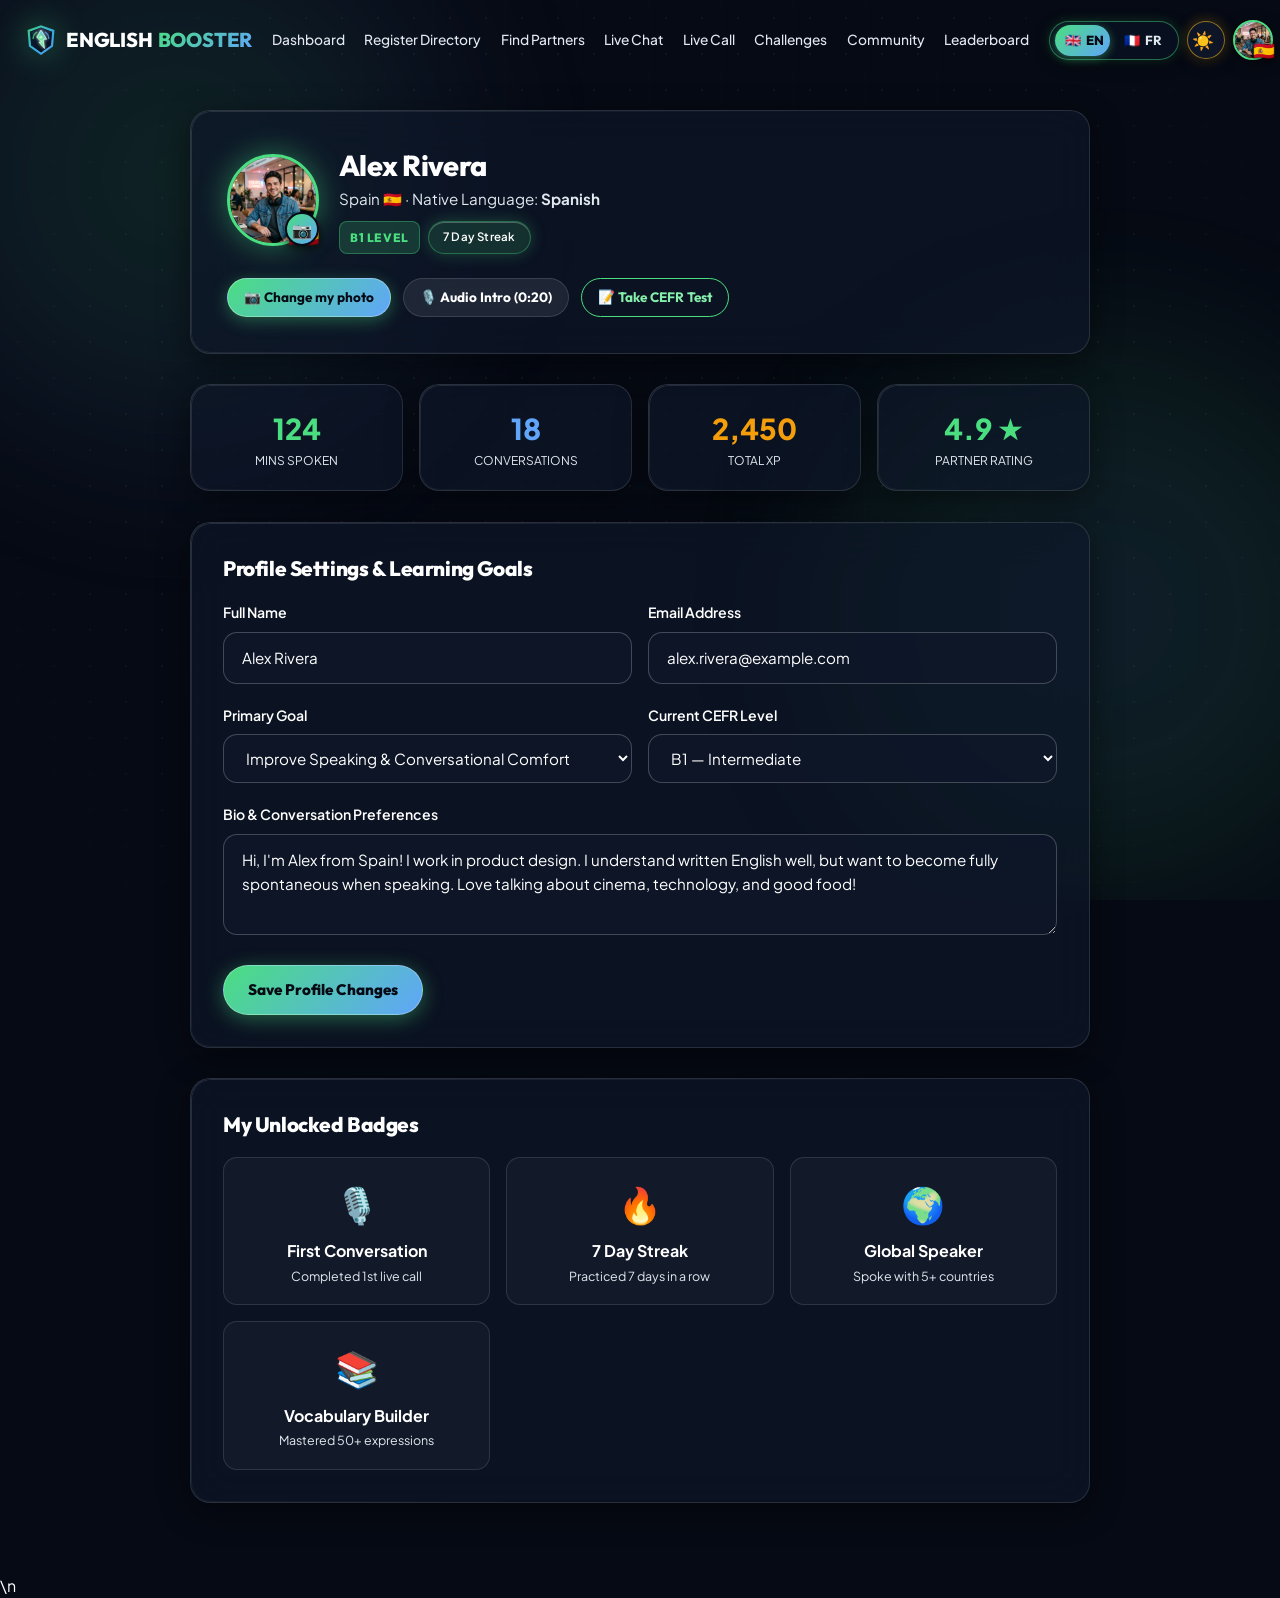
<file: pages/profile.html>
<!DOCTYPE html>
<html lang="en" data-theme="dark">
<head>
  <meta charset="UTF-8">
  <meta name="viewport" content="width=device-width, initial-scale=1.0">
  <title data-i18n="title_profile">My Profile | English Booster</title>
  <meta name="description" content="Manage your English Booster learner profile, check your CEFR level, view earned badges, and customize your learning preferences.">
  <link rel="stylesheet" href="../css/style.css">
  <link rel="stylesheet" href="../css/animations.css">
  <link rel="stylesheet" href="../css/responsive.css">
  <link rel="icon" type="image/svg+xml" href="../assets/images/logo.svg">
  <!-- PWA & MULTI-DEVICE SUPPORT (MOBILE, TABLETTE, ORDINATEUR) -->
  <link rel="manifest" href="../manifest.json">
  <meta name="theme-color" content="#030712">
  <meta name="mobile-web-app-capable" content="yes">
  <meta name="apple-mobile-web-app-capable" content="yes">
  <meta name="apple-mobile-web-app-status-bar-style" content="black-translucent">
  <meta name="apple-mobile-web-app-title" content="English Booster">
  <link rel="apple-touch-icon" href="../assets/images/logo.svg">
</head>
<body>

  <!-- CRYSTAL BACKGROUND -->
  <div class="crystal-bg-wrapper" aria-hidden="true">
    <div class="crystal-orb crystal-orb-1"></div>
    <div class="crystal-orb crystal-orb-2"></div>
    <div class="crystal-grid-overlay"></div>
  </div>

  <header>
    <nav class="site-nav scrolled" id="main-nav">
      <div class="container nav-container">
        <a href="../index.html" class="nav-brand">
          <img src="../assets/images/logo.svg" alt="English Booster Logo" class="brand-logo-img" />
          <span>ENGLISH <span class="brand-title-accent">BOOSTER</span></span>
        </a>

        <ul class="nav-links">
          <li><a href="dashboard.html" class="nav-link" data-i18n="nav_dashboard">Dashboard</a></li>
          <li><a href="inscrits.html" class="nav-link" data-i18n="nav_inscrits">Inscrivez-vous</a></li>
          <li><a href="partners.html" class="nav-link" data-i18n="nav_partners">Find Partners</a></li>
          <li><a href="chat.html" class="nav-link" data-i18n="nav_chat">Chat</a></li>
          <li><a href="call.html" class="nav-link" data-i18n="nav_call">Live Call</a></li>
          <li><a href="challenges.html" class="nav-link" data-i18n="nav_challenges">Challenges</a></li>
          <li><a href="community.html" class="nav-link" data-i18n="nav_community">Community</a></li>
          <li><a href="leaderboard.html" class="nav-link" data-i18n="nav_leaderboard">Leaderboard</a></li>
        </ul>

        <div class="nav-actions">
          <!-- Language Switcher Pill (Multi-Langue Anglais & Français) -->
          <div class="lang-switcher-pill" role="group" aria-label="Language Selector">
            <button type="button" class="lang-btn active" data-lang="en" title="English">
              <span>🇬🇧</span> EN
            </button>
            <button type="button" class="lang-btn" data-lang="fr" title="Français">
              <span>🇫🇷</span> FR
            </button>
          </div>
          <button class="theme-toggle-btn" aria-label="Toggle Theme">☀️</button>
          <a href="profile.html" class="partner-avatar active" style="width: 40px; height: 40px; border-color: var(--cyan-primary);">
            <img src="../assets/avatars/alex.jpg" alt="Alex" class="avatar-img" />
            <span class="avatar-badge-flag">🇪🇸</span>
          </a>
          <button class="mobile-menu-toggle" aria-label="Menu">
            <span></span><span></span><span></span>
          </button>
        </div>
      </div>
    </nav>
  </header>

  <!-- MOBILE SLIDE DRAWER -->
  <div class="mobile-drawer" id="mobile-drawer">
        <!-- Language Selector Mobile Drawer -->
    <div class="lang-drawer-wrap" style="padding: 12px 0; display: flex; align-items: center; justify-content: space-between; border-bottom: 1px solid var(--glass-border); margin-bottom: 14px;">
      <span style="font-size: 0.88rem; font-weight: 700; color: var(--text-muted); display: flex; align-items: center; gap: 6px;">
        <span>🌐</span> Langue / Language
      </span>
      <div class="lang-switcher-pill" role="group">
        <button type="button" class="lang-btn active" data-lang="en">
          <span>🇬🇧</span> EN
        </button>
        <button type="button" class="lang-btn" data-lang="fr">
          <span>🇫🇷</span> FR
        </button>
      </div>
    </div>
<ul class="mobile-nav-links">
      <li><a href="dashboard.html" class="mobile-nav-link"><span>📊</span> Dashboard</a></li>
      <li><a href="inscrits.html" class="mobile-nav-link"><span>✍️</span> Inscrivez-vous</a></li>
      <li><a href="partners.html" class="mobile-nav-link"><span>🔎</span> Find Partners</a></li>
      <li><a href="chat.html" class="mobile-nav-link"><span>💬</span> Live Chat</a></li>
      <li><a href="call.html" class="mobile-nav-link"><span>🎙️</span> Live Call</a></li>
      <li><a href="challenges.html" class="mobile-nav-link"><span>🎯</span> Daily Challenges</a></li>
      <li><a href="community.html" class="mobile-nav-link"><span>👥</span> Community</a></li>
      <li><a href="leaderboard.html" class="mobile-nav-link"><span>🏆</span> Leaderboard</a></li>
      <li><a href="profile.html" class="mobile-nav-link active"><span>👤</span> Profile</a></li>
    </ul>
  </div>

  <main class="container" style="padding-top: calc(var(--nav-height) + 30px); padding-bottom: 70px;">
    <div style="max-width: 900px; margin: 0 auto;">
      <!-- PROFILE HERO CARD -->
      <div class="glass-card reveal-init" style="padding: 36px; margin-bottom: 30px; display: flex; align-items: center; justify-content: space-between; flex-wrap: wrap; gap: 24px;">
        <div style="display: flex; align-items: center; gap: 20px;">
          <!-- AVATAR MODIFIABLE AVEC BOUTON CAMERA FLOTTANT -->
          <div class="avatar-edit-container btn-open-avatar-modal" title="Cliquez pour changer votre photo de profil / Click to change profile photo">
            <div class="partner-avatar user-profile-avatar" style="width: 92px; height: 92px; border: 3.5px solid var(--green-400); box-shadow: 0 0 30px rgba(74, 222, 128, 0.45); cursor: pointer;">
              <img src="../assets/avatars/alex.jpg" alt="Alex Rivera" class="current-user-avatar-img avatar-img" id="prof-avatar-img" />
              <span class="avatar-badge-flag" id="prof-avatar-flag" style="font-size: 1.6rem;">🇪🇸</span>
            </div>
            <button type="button" class="btn-change-avatar-badge" aria-label="Changer de photo" title="Changer ma photo de profil">
              📷
            </button>
          </div>

          <div>
            <h1 id="prof-name" style="font-size: 1.8rem; margin-bottom: 4px;">Alex Rivera</h1>
            <div style="color: var(--text-muted); font-size: 0.95rem;">
              <span id="prof-country">Spain 🇪🇸</span> · <span data-i18n="reg_native_lang_label">Native Language</span>: <strong id="prof-lang">Spanish</strong>
            </div>
            <div style="display: flex; gap: 8px; margin-top: 10px; flex-wrap: wrap;">
              <span class="badge-level level-b1" id="prof-level-badge">B1 Intermediate</span>
              <span class="crystal-badge" style="font-size: 0.72rem;" data-i18n="profile_badge_streak">🔥 7 Day Streak</span>
            </div>
          </div>
        </div>

        <div style="display: flex; gap: 12px; flex-wrap: wrap;">
          <button type="button" class="btn btn-primary btn-sm btn-open-avatar-modal" style="font-weight: 700; box-shadow: 0 4px 16px rgba(74, 222, 128, 0.35);">
            <span>📷</span> Changer ma photo
          </button>
          <button id="btn-record-intro" class="btn btn-secondary btn-sm" data-i18n="profile_audio_intro">
            🎙️ Audio Intro (0:20)
          </button>
          <button id="btn-test-level" class="btn btn-outline-cyan btn-sm" data-i18n="profile_take_test">
            📝 Take CEFR Test
          </button>
        </div>
      </div>

      <!-- STATS OVERVIEW -->
      <div style="display: grid; grid-template-columns: repeat(4, 1fr); gap: 16px; margin-bottom: 30px;" class="reveal-init">
        <div class="glass-card" style="padding: 20px; text-align: center;">
          <div style="font-size: 1.8rem; font-weight: 800; color: var(--cyan-primary);">124</div>
          <div style="font-size: 0.75rem; color: var(--text-muted); text-transform: uppercase;" data-i18n="profile_stat_minutes">Mins Spoken</div>
        </div>
        <div class="glass-card" style="padding: 20px; text-align: center;">
          <div style="font-size: 1.8rem; font-weight: 800; color: var(--purple-primary);">18</div>
          <div style="font-size: 0.75rem; color: var(--text-muted); text-transform: uppercase;" data-i18n="profile_stat_convs">Conversations</div>
        </div>
        <div class="glass-card" style="padding: 20px; text-align: center;">
          <div style="font-size: 1.8rem; font-weight: 800; color: var(--amber-accent);">2,450</div>
          <div style="font-size: 0.75rem; color: var(--text-muted); text-transform: uppercase;" data-i18n="profile_stat_xp">Total XP</div>
        </div>
        <div class="glass-card" style="padding: 20px; text-align: center;">
          <div style="font-size: 1.8rem; font-weight: 800; color: var(--emerald-accent);">4.9 ★</div>
          <div style="font-size: 0.75rem; color: var(--text-muted); text-transform: uppercase;" data-i18n="profile_stat_rating">Partner Rating</div>
        </div>
      </div>

      <!-- EDIT PROFILE DETAILS -->
      <div class="glass-card reveal-init" style="padding: 32px; margin-bottom: 30px;">
        <h3 style="font-size: 1.3rem; margin-bottom: 20px;" data-i18n="profile_settings_title">Profile Settings & Learning Goals</h3>
        
        <form id="profile-edit-form">
          <div class="form-row">
            <div class="form-group">
              <label class="form-label" for="edit-fullname" data-i18n="profile_fullname">Full Name</label>
              <input type="text" id="edit-fullname" class="form-control" value="Alex Rivera">
            </div>
            <div class="form-group">
              <label class="form-label" for="edit-email" data-i18n="profile_email">Email Address</label>
              <input type="email" id="edit-email" class="form-control" value="alex.rivera@example.com" disabled>
            </div>
          </div>

          <div class="form-row">
            <div class="form-group">
              <label class="form-label" for="edit-goal" data-i18n="profile_primary_goal">Primary Goal</label>
              <select id="edit-goal" class="form-control">
                <option value="Improve Speaking" selected>Improve Speaking & Conversational Comfort</option>
                <option value="Career">Career Advancement</option>
                <option value="Travel">Travel & World Cultures</option>
                <option value="Business">International Business</option>
                <option value="Exams">IELTS / TOEFL Preparation</option>
              </select>
            </div>
            <div class="form-group">
              <label class="form-label" for="edit-level" data-i18n="profile_cefr_level">Current CEFR Level</label>
              <select id="edit-level" class="form-control">
                <option value="A1">A1 — Beginner</option>
                <option value="A2">A2 — Elementary</option>
                <option value="B1" selected>B1 — Intermediate</option>
                <option value="B2">B2 — Upper Intermediate</option>
                <option value="C1">C1 — Advanced</option>
                <option value="C2">C2 — Proficient</option>
              </select>
            </div>
          </div>

          <div class="form-group">
            <label class="form-label" for="edit-bio" data-i18n="profile_bio_label">Bio & Conversation Preferences</label>
            <textarea id="edit-bio" class="form-control" rows="3" data-i18n="profile_edit_bio_val">Hi, I'm Alex from Spain! I work in product design. I understand written English well, but want to become fully spontaneous when speaking. Love talking about cinema, technology, and good food!</textarea>
          </div>

          <button type="submit" class="btn btn-primary" style="margin-top: 10px;" data-i18n="profile_btn_save">
            Save Profile Changes
          </button>
        </form>
      </div>

      <!-- BADGES UNLOCKED -->
      <div class="glass-card reveal-init" style="padding: 32px;">
        <h3 style="font-size: 1.3rem; margin-bottom: 20px;" data-i18n="profile_badges_title">My Unlocked Badges</h3>
        <div style="display: grid; grid-template-columns: repeat(auto-fit, minmax(200px, 1fr)); gap: 16px;">
          <div style="background: rgba(255,255,255,0.03); border: 1px solid var(--glass-border); padding: 18px; border-radius: var(--radius-md); text-align: center;">
            <div style="font-size: 2.2rem; margin-bottom: 6px;">🎙️</div>
            <strong data-i18n="profile_badge_first_call">First Conversation</strong>
            <p style="font-size: 0.78rem; color: var(--text-muted); margin-top: 2px;" data-i18n="profile_badge_first_call_desc">Completed 1st live call</p>
          </div>
          <div style="background: rgba(255,255,255,0.03); border: 1px solid var(--glass-border); padding: 18px; border-radius: var(--radius-md); text-align: center;">
            <div style="font-size: 2.2rem; margin-bottom: 6px;">🔥</div>
            <strong data-i18n="profile_badge_streak">7 Day Streak</strong>
            <p style="font-size: 0.78rem; color: var(--text-muted); margin-top: 2px;" data-i18n="profile_badge_streak_desc">Practiced 7 days in a row</p>
          </div>
          <div style="background: rgba(255,255,255,0.03); border: 1px solid var(--glass-border); padding: 18px; border-radius: var(--radius-md); text-align: center;">
            <div style="font-size: 2.2rem; margin-bottom: 6px;">🌍</div>
            <strong data-i18n="profile_badge_global">Global Speaker</strong>
            <p style="font-size: 0.78rem; color: var(--text-muted); margin-top: 2px;" data-i18n="profile_badge_global_desc">Spoke with 5+ countries</p>
          </div>
          <div style="background: rgba(255,255,255,0.03); border: 1px solid var(--glass-border); padding: 18px; border-radius: var(--radius-md); text-align: center;">
            <div style="font-size: 2.2rem; margin-bottom: 6px;">📚</div>
            <strong data-i18n="profile_badge_vocab">Vocabulary Builder</strong>
            <p style="font-size: 0.78rem; color: var(--text-muted); margin-top: 2px;" data-i18n="profile_badge_vocab_desc">Mastered 50+ expressions</p>
          </div>
        </div>
      </div>
    </div>
  </main>

  <!-- MOBILE BOTTOM DOCK -->
  <nav class="mobile-bottom-dock">
    <a href="dashboard.html" class="dock-item">
      <span class="dock-icon">🏠</span>
      <span data-i18n="nav_dashboard">Dashboard</span>
    </a>
    <a href="partners.html" class="dock-item">
      <span class="dock-icon">🔎</span>
      <span data-i18n="nav_discover">Discover</span>
    </a>
    <a href="chat.html" class="dock-item">
      <span class="dock-icon">💬</span>
      <span class="dock-badge">1</span>
      <span data-i18n="nav_chat">Chat</span>
    </a>
    <a href="community.html" class="dock-item">
      <span class="dock-icon">👥</span>
      <span data-i18n="nav_community">Community</span>
    </a>
    <a href="profile.html" class="dock-item active">
      <span class="dock-icon">👤</span>
      <span data-i18n="nav_profile">Profile</span>
    </a>
  </nav>

  <script src="../js/i18n.js"></script>
  <script src="../js/main.js"></script>\n  <script src="../js/animations.js"></script>
  <script src="../js/avatarManager.js"></script>
  <script>
    // Load and update profile state
    document.addEventListener('DOMContentLoaded', () => {
      const user = window.EnglishBooster.currentUser || {};
      if (user.fullName) {
        document.getElementById('prof-name').textContent = user.fullName;
        document.getElementById('edit-fullname').value = user.fullName;
      }
      if (user.avatar) {
        const cleanAvatar = user.avatar.startsWith('data:') ? user.avatar : '../' + user.avatar.replace(/^(\.\.\/)+/, '');
        const profAvatarImg = document.getElementById('prof-avatar-img');
        if (profAvatarImg) profAvatarImg.src = cleanAvatar;
      }
      if (user.country) {
        const countryEl = document.getElementById('prof-country');
        if (countryEl) countryEl.textContent = user.country;
      }
      if (user.nativeLanguage) {
        const langEl = document.getElementById('prof-lang');
        if (langEl) langEl.textContent = user.nativeLanguage;
      }
      if (user.englishLevel) {
        document.getElementById('edit-level').value = user.englishLevel;
        document.getElementById('prof-level-badge').textContent = `${user.englishLevel} Level`;
      }

      document.getElementById('profile-edit-form')?.addEventListener('submit', (e) => {
        e.preventDefault();
        const newName = document.getElementById('edit-fullname').value.trim();
        const newLevel = document.getElementById('edit-level').value;
        const newGoal = document.getElementById('edit-goal').value;

        window.EnglishBooster.updateUserState({
          fullName: newName,
          englishLevel: newLevel,
          mainGoal: newGoal
        });

        document.getElementById('prof-name').textContent = newName;
        document.getElementById('prof-level-badge').textContent = `${newLevel} Level`;
        window.EnglishBooster.showToast('Profile Updated', 'Your learner profile changes have been saved!', 'success');
      });

      document.getElementById('btn-record-intro')?.addEventListener('click', () => {
        window.EnglishBooster.showToast('Audio Intro Active', 'Playing your 20-second recorded introduction clip...', 'info');
        window.EnglishBooster.SoundFX.playSuccess();
      });

      document.getElementById('btn-test-level')?.addEventListener('click', () => {
        window.EnglishBooster.showToast('CEFR Test', 'Level confirmed at B1 Intermediate (68% progression)!', 'info');
      });
    });
  </script>
  <script src="../js/pwa.js"></script>
</body>
</html>
</file>
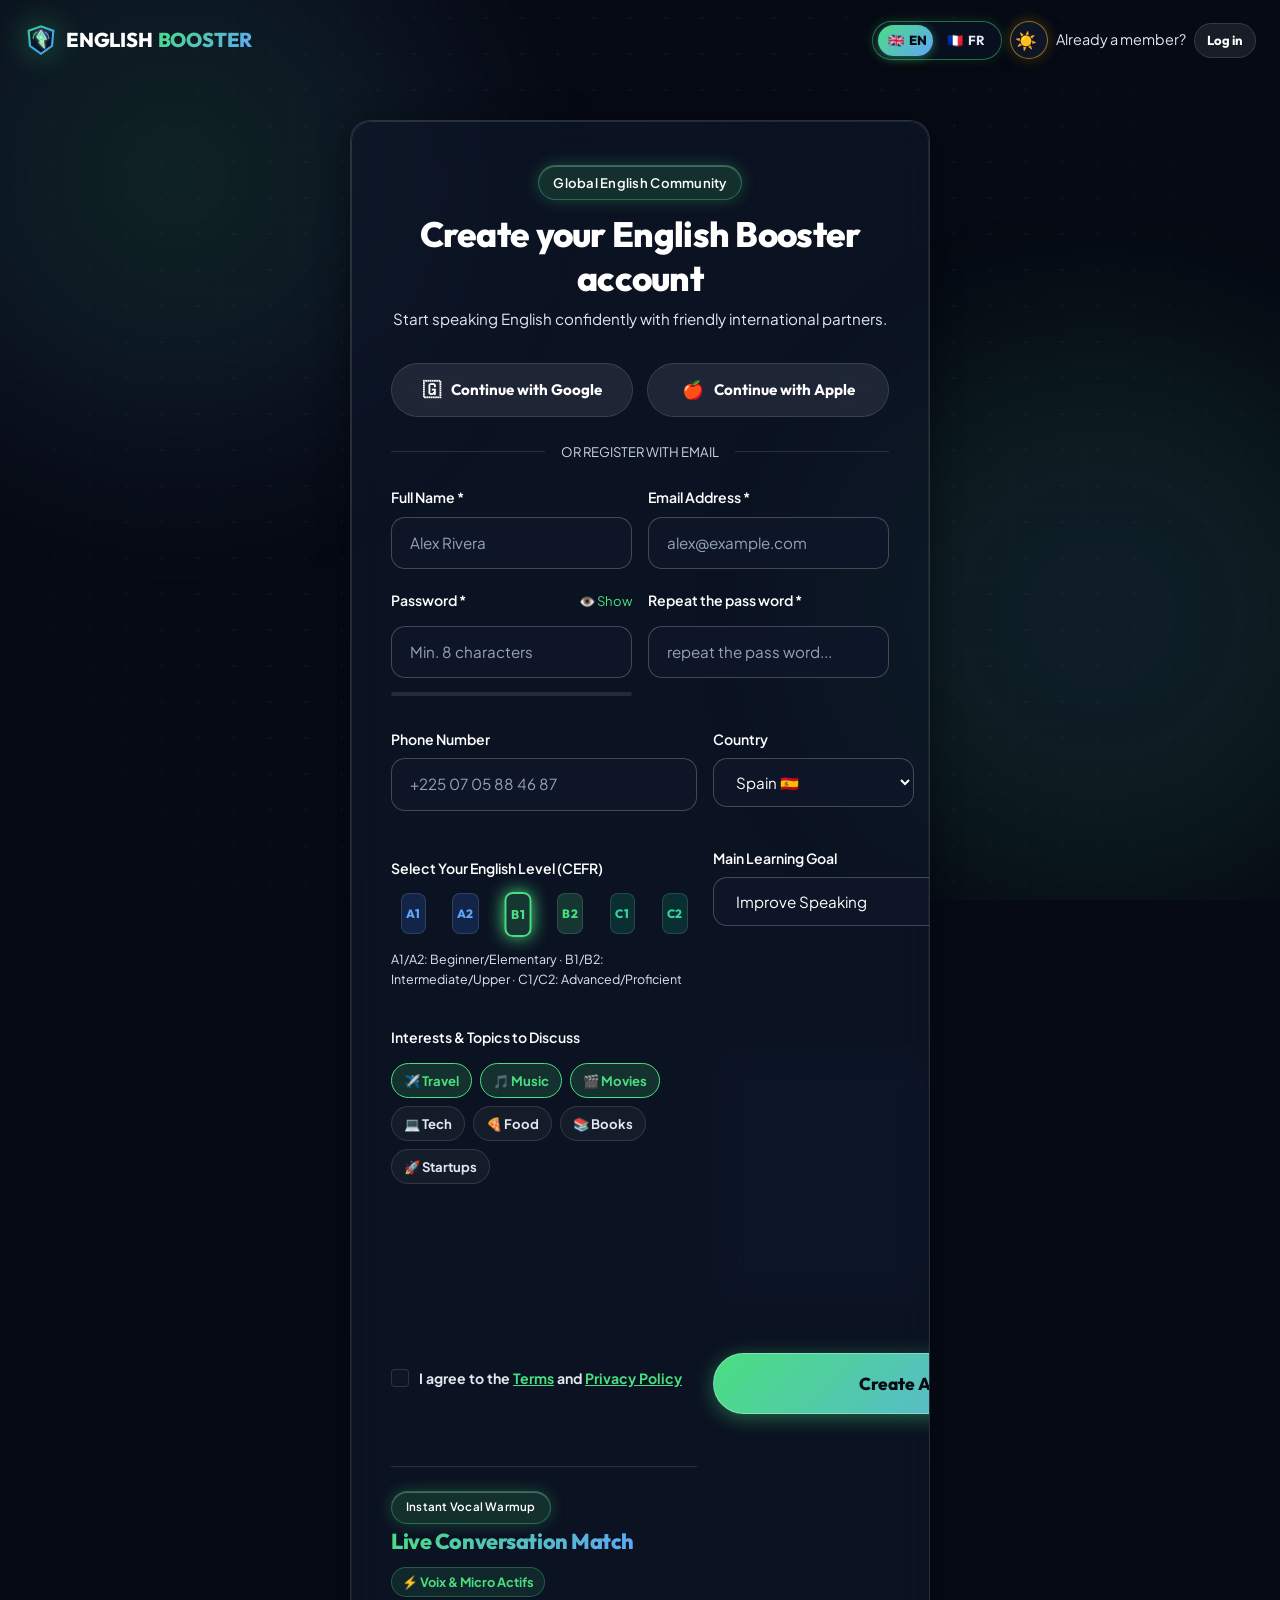
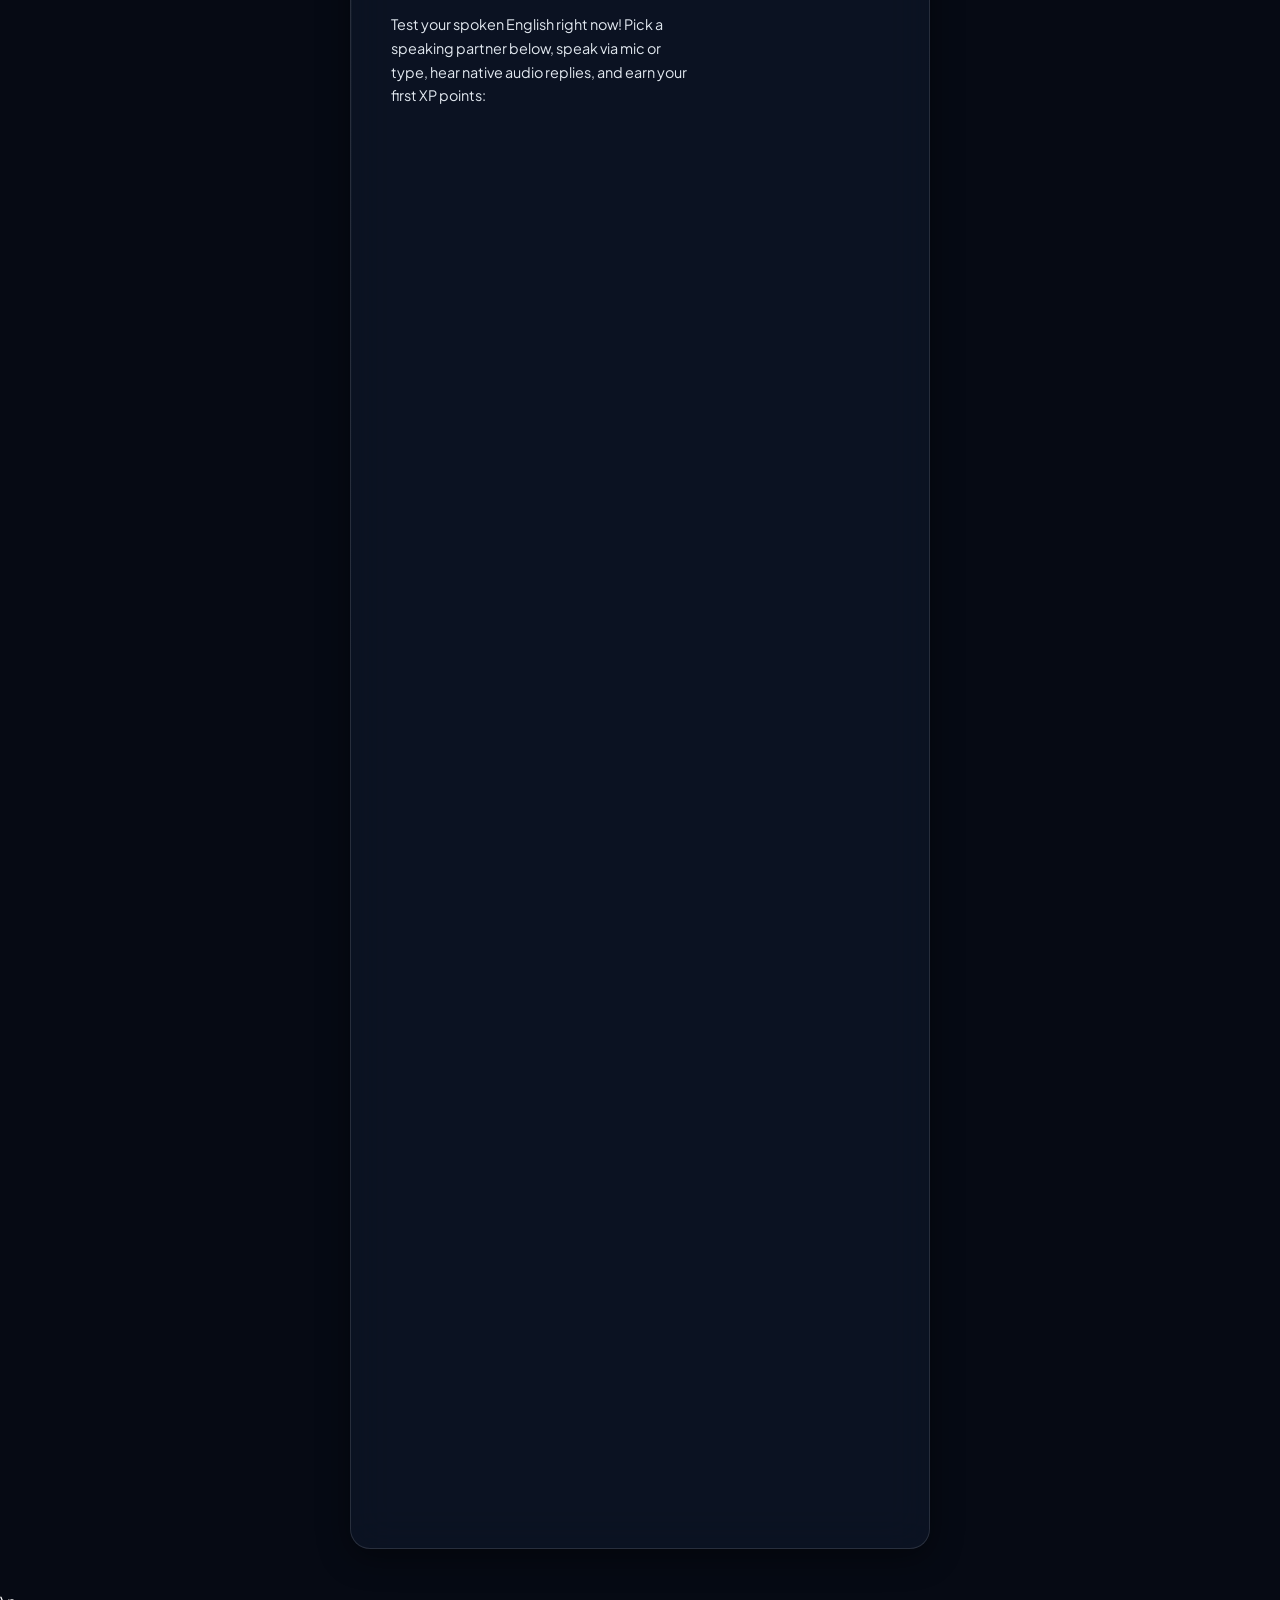
<file: pages/register.html>
<!DOCTYPE html>
<html lang="en" data-theme="dark">
<head>
  <meta charset="UTF-8">
  <meta name="viewport" content="width=device-width, initial-scale=1.0">
  <title data-i18n="title_register">Create Your Account | English Booster</title>
  <meta name="description" content="Sign up for English Booster. Connect with international conversation partners and practice speaking English naturally.">
  <link rel="stylesheet" href="../css/style.css">
  <link rel="stylesheet" href="../css/animations.css">
  <link rel="stylesheet" href="../css/responsive.css">
  <link rel="icon" type="image/svg+xml" href="../assets/images/logo.svg">
  <!-- PWA & MULTI-DEVICE SUPPORT (MOBILE, TABLETTE, ORDINATEUR) -->
  <link rel="manifest" href="../manifest.json">
  <meta name="theme-color" content="#030712">
  <meta name="mobile-web-app-capable" content="yes">
  <meta name="apple-mobile-web-app-capable" content="yes">
  <meta name="apple-mobile-web-app-status-bar-style" content="black-translucent">
  <meta name="apple-mobile-web-app-title" content="English Booster">
  <link rel="apple-touch-icon" href="../assets/images/logo.svg">
</head>
<body>

  <!-- CRYSTAL BACKGROUND -->
  <div class="crystal-bg-wrapper" aria-hidden="true">
    <div class="crystal-orb crystal-orb-1"></div>
    <div class="crystal-orb crystal-orb-2"></div>
    <div class="crystal-grid-overlay"></div>
  </div>

  <!-- MINIMAL HEADER -->
  <header>
    <nav class="site-nav scrolled" style="position: relative;">
      <div class="container nav-container">
        <a href="../index.html" class="nav-brand">
          <img src="../assets/images/logo.svg" alt="English Booster Logo" class="brand-logo-img" />
          <span>ENGLISH <span class="brand-title-accent">BOOSTER</span></span>
        </a>
        <div class="nav-actions">
          <!-- Language Switcher Pill (Multi-Langue Anglais & Français) -->
          <div class="lang-switcher-pill" role="group" aria-label="Language Selector">
            <button type="button" class="lang-btn active" data-lang="en" title="English">
              <span>🇬🇧</span> EN
            </button>
            <button type="button" class="lang-btn" data-lang="fr" title="Français">
              <span>🇫🇷</span> FR
            </button>
          </div>
          <button class="theme-toggle-btn" aria-label="Toggle Theme">☀️</button>
          <span data-i18n="reg_already_member" style="font-size: 0.9rem; color: var(--text-muted);">Already a member?</span>
          <a href="login.html" class="btn btn-secondary btn-sm" data-i18n="reg_login_link">Log in</a>
        </div>
      </div>
    </nav>
  </header>

  <main class="auth-wrapper">
    <div class="glass-card auth-card reveal-init">
      <div class="auth-header">
        <span class="crystal-badge" data-i18n="reg_badge" style="margin-bottom: 12px;">Global English Community</span>
        <h1 data-i18n="reg_title" style="font-size: 2.2rem; letter-spacing: -0.02em;">Create your English Booster account</h1>
        <p data-i18n="reg_subtitle" style="color: var(--text-muted); font-size: 0.95rem; margin-top: 6px;">
          Start speaking English confidently with friendly international partners.
        </p>
      </div>

      <!-- Social Logins -->
      <div class="social-auth-grid">
        <button type="button" class="btn btn-secondary btn-social-auth" data-provider="Google">
          <span style="font-size: 1.1rem;">🇬</span> Continue with Google
        </button>
        <button type="button" class="btn btn-secondary btn-social-auth" data-provider="Apple">
          <span style="font-size: 1.1rem;">🍎</span> Continue with Apple
        </button>
      </div>

      <div class="auth-divider" data-i18n="reg_or_email">or register with email</div>

      <!-- Registration Form -->
      <form id="register-form" novalidate>
        <div class="form-row">
          <!-- Full Name -->
          <div class="form-group">
            <label class="form-label" for="reg-fullname" data-i18n="reg_fullname_label">Full Name *</label>
            <input type="text" id="reg-fullname" class="form-control" placeholder="Alex Rivera" required autocomplete="name">
            <div class="invalid-feedback"></div>
          </div>

          <!-- Email Address -->
          <div class="form-group">
            <label class="form-label" for="reg-email" data-i18n="reg_email_label">Email Address *</label>
            <input type="email" id="reg-email" class="form-control" placeholder="alex@example.com" required autocomplete="email">
            <div class="invalid-feedback"></div>
          </div>
        </div>

        <div class="form-row">
          <!-- Password -->
          <div class="form-group">
            <div style="display: flex; justify-content: space-between; align-items: center; margin-bottom: 6px;">
              <label class="form-label" for="reg-password" data-i18n="reg_password_label" style="margin-bottom: 0;">Password *</label>
              <button type="button" id="btn-toggle-register-pass" style="background: transparent; border: none; color: var(--cyan-primary); font-size: 0.82rem; cursor: pointer; padding: 0;">👁️ Show</button>
            </div>
            <input type="password" id="reg-password" class="form-control" placeholder="Min. 8 characters" data-i18n-placeholder="register_password_ph" required autocomplete="new-password">
            <div class="password-strength-bar">
              <div id="password-strength-fill" class="strength-indicator"></div>
            </div>
            <div id="password-strength-text" style="font-size: 0.75rem; margin-top: 4px;"></div>
            <div class="invalid-feedback"></div>
          </div>

          <!-- Confirm Password -->
          <div class="form-group">
            <div style="display: flex; justify-content: space-between; align-items: center; margin-bottom: 6px;">
              <label class="form-label" for="reg-confirm-password" style="margin-bottom: 0;" data-i18n="inscrits_confirm_password">Repeat the pass word *</label>
              <span id="register-pass-match-msg" style="font-size: 0.78rem; font-weight: 700; display: none;"></span>
            </div>
            <input type="password" id="reg-confirm-password" class="form-control" data-i18n-placeholder="inscrits_confirm_password_placeholder" placeholder="repeat the pass word" required autocomplete="new-password">
            <div class="invalid-feedback"></div>
          </div>
        </div>

        <div class="form-row">
          <!-- Phone Number -->
          <div class="form-group">
            <label class="form-label" for="reg-phone" data-i18n="reg_phone_label">Phone Number</label>
            <input type="tel" id="reg-phone" class="form-control" placeholder="+225 07 05 88 46 87" autocomplete="tel">
            <div class="invalid-feedback"></div>
          </div>

        <div class="form-row">
          <!-- Country -->
          <div class="form-group">
            <label class="form-label" for="reg-country" data-i18n="reg_country_label">Country</label>
            <select id="reg-country" class="form-control">
              <option value="Spain 🇪🇸">Spain 🇪🇸</option>
              <option value="Ivory Coast 🇨🇮">Ivory Coast 🇨🇮</option>
              <option value="France 🇫🇷">France 🇫🇷</option>
              <option value="Japan 🇯🇵">Japan 🇯🇵</option>
              <option value="Nigeria 🇳🇬">Nigeria 🇳🇬</option>
              <option value="Germany 🇩🇪">Germany 🇩🇪</option>
              <option value="Brazil 🇧🇷">Brazil 🇧🇷</option>
              <option value="Italy 🇮🇹">Italy 🇮🇹</option>
              <option value="Argentina 🇦🇷">Argentina 🇦🇷</option>
              <option value="Congo 🇨🇬">Congo 🇨🇬</option>
              <option value="Senegal 🇸🇳">Senegal 🇸🇳</option>
              <option value="United States 🇺🇸">United States 🇺🇸</option>
              <option value="United Kingdom 🇬🇧">United Kingdom 🇬🇧</option>
              <option value="Other 🌐">Other 🌐</option>
            </select>
          </div>

          <!-- Native Language -->
          <div class="form-group">
            <label class="form-label" for="reg-native-lang" data-i18n="reg_native_lang_label">Native Language</label>
            <select id="reg-native-lang" class="form-control">
              <option value="Spanish">Spanish</option>
              <option value="French">French</option>
              <option value="Japanese">Japanese</option>
              <option value="German">German</option>
              <option value="Portuguese">Portuguese</option>
              <option value="Italian">Italian</option>
              <option value="Arabic">Arabic</option>
              <option value="Chinese">Chinese (Mandarin)</option>
              <option value="Other">Other</option>
            </select>
          </div>
        </div>

        <!-- English Level Selector (A1-C2) -->
        <div class="form-group" style="margin-top: 10px;">
          <label class="form-label" data-i18n="reg_level_label">Select Your English Level (CEFR)</label>
          <div style="display: grid; grid-template-columns: repeat(6, 1fr); gap: 8px; margin-top: 6px;">
            <label style="cursor: pointer; text-align: center;">
              <input type="radio" name="englishLevel" value="A1" style="display: none;" id="level-a1">
              <div class="level-radio-card badge-level level-a1" style="padding: 10px 4px; border-radius: var(--radius-sm);">A1</div>
            </label>
            <label style="cursor: pointer; text-align: center;">
              <input type="radio" name="englishLevel" value="A2" style="display: none;" id="level-a2">
              <div class="level-radio-card badge-level level-a2" style="padding: 10px 4px; border-radius: var(--radius-sm);">A2</div>
            </label>
            <label style="cursor: pointer; text-align: center;">
              <input type="radio" name="englishLevel" value="B1" checked style="display: none;" id="level-b1">
              <div class="level-radio-card badge-level level-b1" style="padding: 10px 4px; border-radius: var(--radius-sm); border-width: 2px;">B1</div>
            </label>
            <label style="cursor: pointer; text-align: center;">
              <input type="radio" name="englishLevel" value="B2" style="display: none;" id="level-b2">
              <div class="level-radio-card badge-level level-b2" style="padding: 10px 4px; border-radius: var(--radius-sm);">B2</div>
            </label>
            <label style="cursor: pointer; text-align: center;">
              <input type="radio" name="englishLevel" value="C1" style="display: none;" id="level-c1">
              <div class="level-radio-card badge-level level-c1" style="padding: 10px 4px; border-radius: var(--radius-sm);">C1</div>
            </label>
            <label style="cursor: pointer; text-align: center;">
              <input type="radio" name="englishLevel" value="C2" style="display: none;" id="level-c2">
              <div class="level-radio-card badge-level level-c2" style="padding: 10px 4px; border-radius: var(--radius-sm);">C2</div>
            </label>
          </div>
          <div style="font-size: 0.78rem; color: var(--text-muted); margin-top: 6px;" data-i18n="reg_level_sub">
            A1/A2: Beginner/Elementary · B1/B2: Intermediate/Upper · C1/C2: Advanced/Proficient
          </div>
        </div>

        <!-- Main Goal -->
        <div class="form-group">
          <label class="form-label" for="reg-goal" data-i18n="reg_goal_label">Main Learning Goal</label>
          <select id="reg-goal" class="form-control">
            <option value="Improve Speaking">Improve Speaking</option>
            <option value="Travel">Travel & Tourism</option>
            <option value="Study">Study Abroad</option>
            <option value="Career">Career Growth</option>
            <option value="Business">International Business</option>
            <option value="Exams">Exams (IELTS, TOEFL, Cambridge)</option>
            <option value="Social Communication">Social Communication & Making Friends</option>
          </select>
        </div>

        <!-- Interests Chips -->
        <div class="form-group">
          <label class="form-label" data-i18n="reg_interests_label">Interests & Topics to Discuss</label>
          <div style="display: flex; flex-wrap: wrap; gap: 8px; margin-top: 6px;">
            <label class="interest-checkbox-label">
              <input type="checkbox" name="interests" value="Travel" checked>
              <span>✈️ Travel</span>
            </label>
            <label class="interest-checkbox-label">
              <input type="checkbox" name="interests" value="Music" checked>
              <span>🎵 Music</span>
            </label>
            <label class="interest-checkbox-label">
              <input type="checkbox" name="interests" value="Movies" checked>
              <span>🎬 Movies</span>
            </label>
            <label class="interest-checkbox-label">
              <input type="checkbox" name="interests" value="Tech">
              <span>💻 Tech</span>
            </label>
            <label class="interest-checkbox-label">
              <input type="checkbox" name="interests" value="Food">
              <span>🍕 Food</span>
            </label>
            <label class="interest-checkbox-label">
              <input type="checkbox" name="interests" value="Books">
              <span>📚 Books</span>
            </label>
            <label class="interest-checkbox-label">
              <input type="checkbox" name="interests" value="Startups">
              <span>🚀 Startups</span>
            </label>
          </div>
        </div>

        <!-- SÉLECTION ET UPLOAD DE LA PHOTO DE PROFIL -->
        <div id="register-avatar-picker-wrap" style="margin-top: 18px;"></div>

        <!-- Terms Agreement -->
        <div class="form-group" style="margin-top: 24px;">
          <label class="custom-checkbox-label" for="reg-terms">
            <input type="checkbox" id="reg-terms" required>
            <span><span data-i18n="reg_terms_label">I agree to the</span> <a href="about.html#legal" style="color: var(--cyan-primary); text-decoration: underline;" data-i18n="reg_terms_link">Terms</a> <span data-i18n="reg_and">and</span> <a href="about.html#legal" style="color: var(--cyan-primary); text-decoration: underline;" data-i18n="reg_privacy_link">Privacy Policy</a></span>
          </label>
        </div>

        <button type="submit" class="btn btn-primary btn-lg" style="width: 100%; margin-top: 10px;" data-i18n="reg_btn_submit">
          Create Account
        </button>
      </form>

      <!-- LIVE CONVERSATION WARM-UP (GET STARTED SECTION) -->
      <div style="margin-top: 36px; padding-top: 24px; border-top: 1px solid var(--glass-border);">
        <div style="display: flex; align-items: center; justify-content: space-between; flex-wrap: wrap; gap: 12px; margin-bottom: 16px;">
          <div>
            <span class="crystal-badge" style="font-size: 0.72rem; margin-bottom: 4px;" data-i18n="reg_warmup_badge">Échauffement Vocal Immédiat</span>
            <h3 style="font-size: 1.35rem; margin: 0;" class="text-gradient-cyan" data-i18n="reg_warmup_title">Partie de Conversation en Direct</h3>
          </div>
          <span style="font-size: 0.8rem; color: var(--green-400); font-weight: 700; background: rgba(74, 222, 128, 0.1); padding: 4px 10px; border-radius: var(--radius-full); border: 1px solid rgba(74, 222, 128, 0.3);">
            ⚡ Voix & Micro Actifs
          </span>
        </div>
        <p style="color: var(--text-muted); font-size: 0.9rem; margin-bottom: 16px;" data-i18n="reg_warmup_sub">
          Testez votre anglais en direct dès maintenant ! Choisissez un interlocuteur ci-dessous, parlez au micro ou écrivez, écoutez ses réponses vocales et gagnez vos premiers points d'XP :
        </p>
        <div id="getstarted-conversation-container"></div>
      </div>
    </div>
  </main>

  <style>
    .level-radio-card {
      transition: all var(--transition-fast);
      border: 1px solid var(--glass-border);
    }
    input[name="englishLevel"]:checked + .level-radio-card {
      box-shadow: 0 0 16px var(--cyan-primary);
      border-color: var(--cyan-primary);
      transform: scale(1.05);
    }
    .interest-checkbox-label {
      cursor: pointer;
      display: inline-flex;
      align-items: center;
      gap: 6px;
      padding: 6px 12px;
      border-radius: var(--radius-full);
      background: rgba(255, 255, 255, 0.04);
      border: 1px solid var(--glass-border);
      font-size: 0.82rem;
      color: var(--text-muted);
      transition: all var(--transition-fast);
    }
    .interest-checkbox-label input {
      display: none;
    }
    .interest-checkbox-label:has(input:checked) {
      background: rgba(74, 222, 128, 0.15);
      border-color: var(--cyan-primary);
      color: var(--cyan-primary);
    }
  </style>

  <script src="../js/i18n.js"></script>
  <script src="../js/main.js"></script>\n  <script src="../js/animations.js"></script>
  <script src="../js/avatarManager.js"></script>
  <script src="../js/auth.js"></script>
  <script src="../js/getStartedConversation.js"></script>
  <script src="../js/pwa.js"></script>
</body>
</html>
</file>
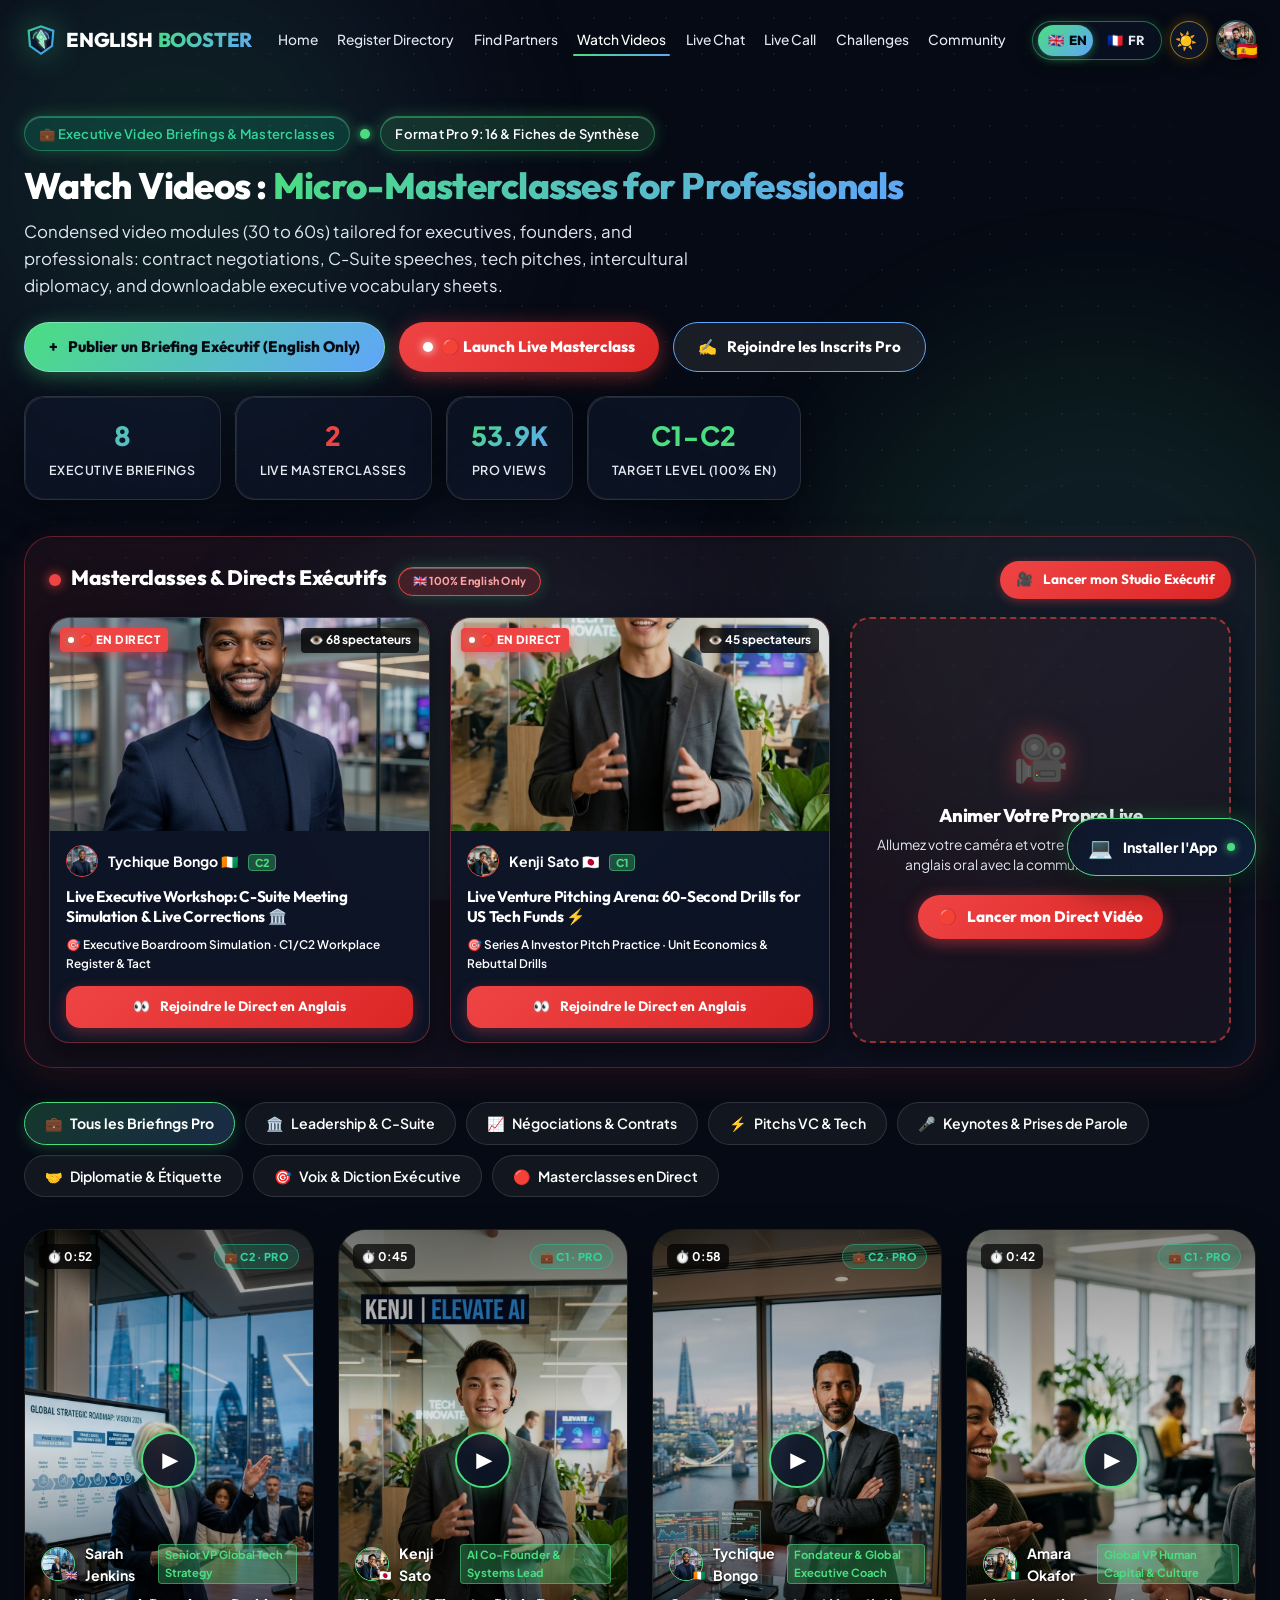
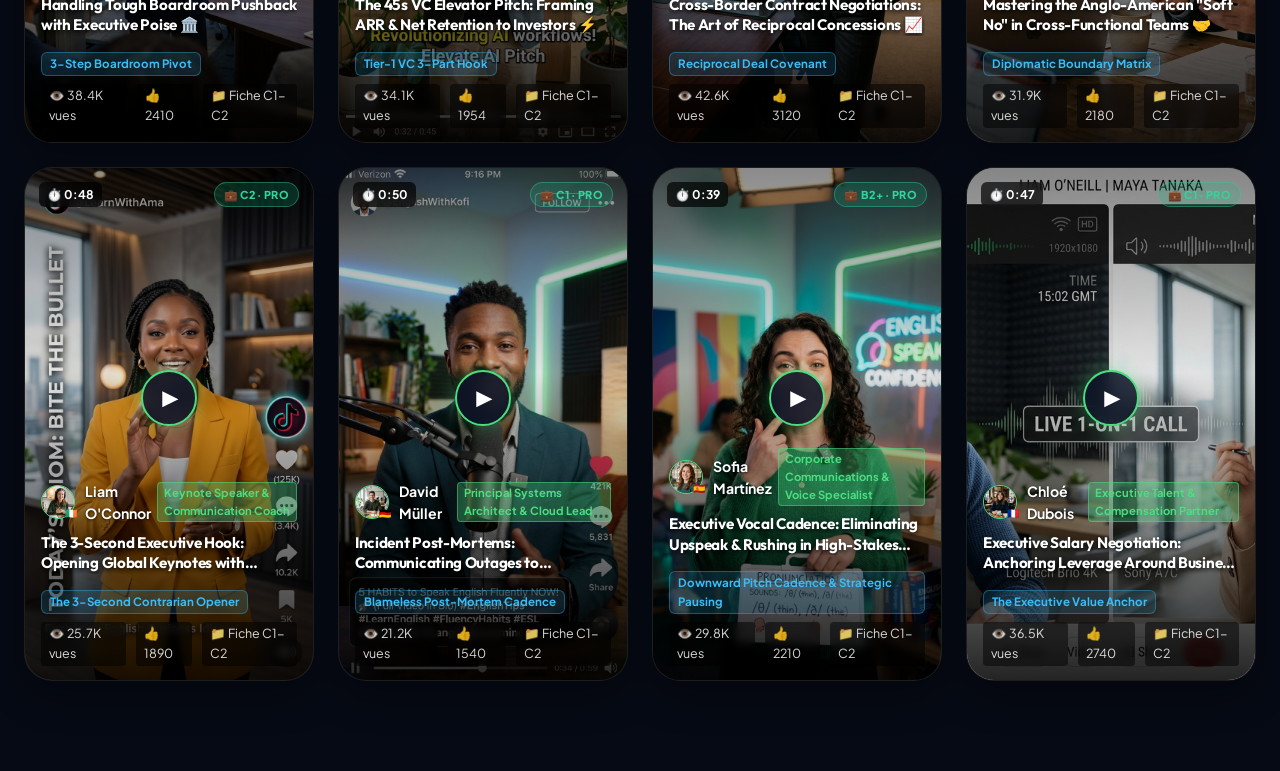
<file: pages/watch.html>
<!DOCTYPE html>
<html lang="fr" data-theme="dark">
<head>
  <meta charset="UTF-8" />
  <meta name="viewport" content="width=device-width, initial-scale=1.0" />
  <title data-i18n="title_watch">Watch Videos & Shorts | English Booster</title>
  <meta name="description" content="Regardez et publiez des vidéos en format Short (9:16) en anglais : perfectionnez votre prononciation, vos elevator pitches et vos idiomes avec la communauté." />
  
  <link rel="stylesheet" href="../css/style.css" />
  <link rel="stylesheet" href="../css/animations.css" />
  <link rel="stylesheet" href="../css/responsive.css" />
  <link rel="icon" type="image/svg+xml" href="../assets/images/logo.svg" />

  <!-- PWA & MULTI-DEVICE SUPPORT (MOBILE, TABLETTE, ORDINATEUR) -->
  <link rel="manifest" href="../manifest.json" />
  <meta name="theme-color" content="#030712" />
  <meta name="mobile-web-app-capable" content="yes" />
  <meta name="apple-mobile-web-app-capable" content="yes" />
  <meta name="apple-mobile-web-app-status-bar-style" content="black-translucent" />
  <meta name="apple-mobile-web-app-title" content="English Booster" />
  <link rel="apple-touch-icon" href="../assets/images/logo.svg" />
</head>
<body>

  <!-- CRYSTAL BACKGROUND ENGINE -->
  <div class="crystal-bg-wrapper" aria-hidden="true">
    <div class="crystal-orb crystal-orb-1"></div>
    <div class="crystal-orb crystal-orb-2"></div>
    <div class="crystal-orb crystal-orb-3"></div>
    <div class="crystal-grid-overlay"></div>
  </div>

  <!-- FIXED APP NAVBAR -->
  <header>
    <nav class="site-nav scrolled" id="main-nav" aria-label="Main Navigation">
      <div class="container nav-container">
        <a href="../index.html" class="nav-brand" aria-label="English Booster Home">
          <img src="../assets/images/logo.svg" alt="English Booster Logo" class="brand-logo-img" />
          <span>ENGLISH <span class="brand-title-accent">BOOSTER</span></span>
        </a>

        <!-- Desktop Navigation Links -->
        <ul class="nav-links">
          <li><a href="../index.html" class="nav-link" data-i18n="nav_home">Home</a></li>
          <li><a href="inscrits.html" class="nav-link" data-i18n="nav_inscrits">Inscrivez-vous</a></li>
          <li><a href="partners.html" class="nav-link" data-i18n="nav_partners">Find Partners</a></li>
          <li><a href="watch.html" class="nav-link active" data-i18n="nav_watch">Watch Videos</a></li>
          <li><a href="chat.html" class="nav-link" data-i18n="nav_chat">Chat</a></li>
          <li><a href="call.html" class="nav-link" data-i18n="nav_call">Live Call</a></li>
          <li><a href="challenges.html" class="nav-link" data-i18n="nav_challenges">Challenges</a></li>
          <li><a href="community.html" class="nav-link" data-i18n="nav_community">Community</a></li>
        </ul>

        <!-- Right Side Controls -->
        <div class="nav-actions">
          <!-- Language Switcher Pill (Multi-Langue Anglais & Français) -->
          <div class="lang-switcher-pill" role="group" aria-label="Language Selector">
            <button type="button" class="lang-btn active" data-lang="en" title="English">
              <span>🇬🇧</span> EN
            </button>
            <button type="button" class="lang-btn" data-lang="fr" title="Français">
              <span>🇫🇷</span> FR
            </button>
          </div>
          <button type="button" class="theme-toggle-btn" aria-label="Changer de thème">☀️</button>
          <a href="profile.html" class="partner-avatar" style="width: 40px; height: 40px;" title="Mon Profil">
            <img src="../assets/avatars/alex.jpg" alt="Alex" class="avatar-img" />
            <span class="avatar-badge-flag">🇪🇸</span>
          </a>
          <button type="button" class="mobile-menu-toggle" aria-label="Menu">
            <span></span><span></span><span></span>
          </button>
        </div>
      </div>
    </nav>
  </header>

  <!-- MOBILE SLIDE DRAWER -->
  <div class="mobile-drawer" id="mobile-drawer">
        <!-- Language Selector Mobile Drawer -->
    <div class="lang-drawer-wrap" style="padding: 12px 0; display: flex; align-items: center; justify-content: space-between; border-bottom: 1px solid var(--glass-border); margin-bottom: 14px;">
      <span style="font-size: 0.88rem; font-weight: 700; color: var(--text-muted); display: flex; align-items: center; gap: 6px;">
        <span>🌐</span> Langue / Language
      </span>
      <div class="lang-switcher-pill" role="group">
        <button type="button" class="lang-btn active" data-lang="en">
          <span>🇬🇧</span> EN
        </button>
        <button type="button" class="lang-btn" data-lang="fr">
          <span>🇫🇷</span> FR
        </button>
      </div>
    </div>
<ul class="mobile-nav-links">
      <li><a href="../index.html" class="mobile-nav-link"><span>🏠</span> Home</a></li>
      <li><a href="inscrits.html" class="mobile-nav-link"><span>✍️</span> Inscrivez-vous</a></li>
      <li><a href="partners.html" class="mobile-nav-link"><span>🔎</span> Find Partners</a></li>
      <li><a href="watch.html" class="mobile-nav-link active"><span>🎬</span> <span data-i18n="nav_watch">Watch Videos</span></a></li>
      <li><a href="chat.html" class="mobile-nav-link"><span>💬</span> Live Chat</a></li>
      <li><a href="call.html" class="mobile-nav-link"><span>🎙️</span> Live Call</a></li>
      <li><a href="challenges.html" class="mobile-nav-link"><span>🎯</span> Daily Challenges</a></li>
      <li><a href="community.html" class="mobile-nav-link"><span>👥</span> Community</a></li>
      <li><a href="profile.html" class="mobile-nav-link"><span>👤</span> Profile</a></li>
    </ul>
  </div>

  <main class="container" style="padding-top: calc(var(--nav-height) + 36px); padding-bottom: 90px;">
    <!-- SECTION HEADER -->
    <div class="shorts-hero-banner reveal-init">
      <div class="shorts-hero-content">
        <div style="display: flex; align-items: center; gap: 10px; margin-bottom: 12px; flex-wrap: wrap;">
          <span class="crystal-badge" style="background: rgba(16, 185, 129, 0.2); border-color: rgba(52, 211, 153, 0.4); color: #34d399;" data-i18n="watch_briefing_badge">
            💼 Executive Video Briefings & Masterclasses
          </span>
          <span class="live-pulse-dot"></span>
          <span class="crystal-badge crystal-badge-cyan" data-i18n="watch_format_badge">Format Pro 9:16 & Fiches de Synthèse</span>
        </div>

        <h1 class="shorts-page-title">
          <span><span data-i18n="nav_watch">Watch Videos</span> : </span><span class="text-gradient-cyan" data-i18n="watch_micro_classes">Micro-Masterclasses pour Professionnels</span>
        </h1>

        <p class="shorts-page-subtitle" data-i18n="watch_micro_desc">
          Capsules vidéo condensées (30 à 60s) conçues pour cadres, entrepreneurs et professionnels : négociation de contrats, prises de parole en C-Suite, elevator pitches tech, diplomatie interculturelle et dossiers de vocabulaire exécutif téléchargeables.
        </p>

        <!-- CTA & Stats Row -->
        <div class="shorts-hero-actions-bar">
          <button type="button" class="btn btn-primary btn-open-publish-short" style="padding: 12px 24px; font-weight: 800; box-shadow: 0 4px 20px rgba(74, 222, 128, 0.35);">
            <span>+</span> Publier un Briefing Exécutif (English Only)
          </button>
          <button type="button" class="btn btn-danger btn-open-live-studio" id="btn-hero-go-live" style="padding: 12px 24px; font-weight: 800; background: linear-gradient(135deg, #ef4444, #dc2626); border-color: #ef4444; box-shadow: 0 4px 20px rgba(239, 68, 68, 0.45); display: inline-flex; align-items: center; gap: 8px;">
            <span class="live-pulse-dot" style="background: #fff; width: 10px; height: 10px; box-shadow: 0 0 10px #fff;"></span>
            <span data-i18n="watch_btn_live_masterclass">🔴 Lancer une Masterclass en Direct</span>
          </button>
          <a href="inscrits.html" class="btn btn-secondary" style="border-color: var(--blue-400); font-weight: 700;">
            <span>✍️</span> Rejoindre les Inscrits Pro
          </a>
        </div>
      </div>

      <!-- Quick Metrics Counters -->
      <div class="shorts-metrics-cards-wrap">
        <div class="glass-card short-metric-card">
          <div class="short-metric-num text-gradient-cyan" id="shorts-total-count">8</div>
          <div class="short-metric-lbl" data-i18n="watch_stat_briefings">Briefings Exécutifs</div>
        </div>
        <div class="glass-card short-metric-card">
          <div class="short-metric-num" style="color: #ef4444;" id="live-active-count">2</div>
          <div class="short-metric-lbl" data-i18n="watch_stat_live">Masterclasses Live</div>
        </div>
        <div class="glass-card short-metric-card">
          <div class="short-metric-num text-gradient-purple">53.9K</div>
          <div class="short-metric-lbl" data-i18n="watch_stat_views">Vues Pro</div>
        </div>
        <div class="glass-card short-metric-card">
          <div class="short-metric-num" style="color: var(--green-400);">C1-C2</div>
          <div class="short-metric-lbl" data-i18n="watch_stat_target">Niveau Visé (100% EN)</div>
        </div>
      </div>
    </div>

    <!-- LIVE BROADCASTS ACTIVE SHELF (DIRECTS EN COURS) -->
    <div class="live-broadcasts-section reveal-init" id="live-broadcasts-section">
      <div style="display: flex; justify-content: space-between; align-items: center; margin-bottom: 18px; flex-wrap: wrap; gap: 12px;">
        <div style="display: flex; align-items: center; gap: 10px;">
          <span class="live-pulse-dot" style="width: 12px; height: 12px; background: #ef4444; box-shadow: 0 0 12px #ef4444;"></span>
          <h2 style="font-size: 1.3rem; font-weight: 800; margin: 0; color: #fff;">
            Masterclasses & Directs Exécutifs <span class="crystal-badge" style="background: rgba(239, 68, 68, 0.2); border-color: #ef4444; color: #fca5a5; font-size: 0.72rem; margin-left: 8px;">🇬🇧 100% English Only</span>
          </h2>
        </div>
        <button type="button" class="btn btn-sm btn-open-live-studio" style="font-size: 0.85rem; font-weight: 700; background: linear-gradient(135deg, #ef4444, #dc2626); color: #fff; border: none; padding: 8px 16px; border-radius: var(--radius-full); box-shadow: 0 2px 10px rgba(239, 68, 68, 0.4);">
          <span>🎥</span> Lancer mon Studio Exécutif
        </button>
      </div>

      <div class="live-streams-grid" id="live-streams-grid">
        <!-- Rendu dynamique par js/watchShorts.js -->
      </div>
    </div>

    <!-- CATEGORY FILTER PILLS -->
    <div class="shorts-filter-bar reveal-init" style="margin-bottom: 32px;">
      <button type="button" class="short-filter-chip active" data-filter="all">
        <span>💼</span> Tous les Briefings Pro
      </button>
      <button type="button" class="short-filter-chip" data-filter="leadership">
        <span>🏛️</span> Leadership & C-Suite
      </button>
      <button type="button" class="short-filter-chip" data-filter="negotiation">
        <span>📈</span> Négociations & Contrats
      </button>
      <button type="button" class="short-filter-chip" data-filter="pitch">
        <span>⚡</span> Pitchs VC & Tech
      </button>
      <button type="button" class="short-filter-chip" data-filter="keynote">
        <span>🎤</span> Keynotes & Prises de Parole
      </button>
      <button type="button" class="short-filter-chip" data-filter="pragmatics">
        <span>🤝</span> Diplomatie & Étiquette
      </button>
      <button type="button" class="short-filter-chip" data-filter="phonetics">
        <span>🎯</span> Voix & Diction Exécutive
      </button>
      <button type="button" class="short-filter-chip" data-filter="live">
        <span>🔴</span> Masterclasses en Direct
      </button>
    </div>

    <!-- SHORTS VIDEO GRID (9:16 VERTICAL CARDS) -->
    <div id="shorts-grid-container" class="shorts-grid reveal-init">
      <!-- Rendu dynamique par js/watchShorts.js -->
    </div>
  </main>

  <!-- MOBILE BOTTOM DOCK -->
  <nav class="mobile-bottom-dock">
    <a href="../index.html" class="dock-item">
      <span class="dock-icon">🏠</span>
      <span data-i18n="nav_home">Home</span>
    </a>
    <a href="inscrits.html" class="dock-item">
      <span class="dock-icon">✍️</span>
      <span data-i18n="nav_inscrits">Inscrits</span>
    </a>
    <a href="partners.html" class="dock-item">
      <span class="dock-icon">🔎</span>
      <span data-i18n="nav_partners">Partners</span>
    </a>
    <a href="watch.html" class="dock-item active">
      <span class="dock-icon">🎬</span>
      <span data-i18n="nav_watch">Watch</span>
    </a>
    <a href="chat.html" class="dock-item">
      <span class="dock-icon">💬</span>
      <span data-i18n="nav_chat">Chat</span>
    </a>
    <a href="profile.html" class="dock-item">
      <span class="dock-icon">👤</span>
      <span data-i18n="nav_profile">Profile</span>
    </a>
  </nav>

  <!-- SCRIPTS -->
  <script src="../js/i18n.js"></script>
  <script src="../js/main.js"></script>
  <script src="../js/aiVoiceEngine.js"></script>
  <script src="../js/avatarManager.js"></script>
  <script src="../js/animations.js"></script>
  <script src="../js/watchShorts.js"></script>
  <script src="../js/pwa.js"></script>
</body>
</html>
</file>
<file: css/style.css>
/* ==========================================================================
   ENGLISH BOOSTER — CORE DESIGN SYSTEM & STYLESHEET
   Aesthetics: Crystal Glassmorphism + Deep Navy Blue + Green-400 (#4ade80) + Blue-400 (#60a5fa)
   "Connect. Speak. Improve."
   ========================================================================== */

@import url('https://fonts.googleapis.com/css2?family=Outfit:wght@300;400;500;600;700;800;900&family=Plus+Jakarta+Sans:wght@300;400;500;600;700;800&family=JetBrains+Mono:wght@400;600&display=swap');

:root {
  /* Fonts */
  --font-heading: 'Outfit', -apple-system, BlinkMacSystemFont, 'Segoe UI', Roboto, sans-serif;
  --font-body: 'Plus Jakarta Sans', -apple-system, BlinkMacSystemFont, 'Segoe UI', Roboto, sans-serif;
  --font-mono: 'JetBrains Mono', monospace;

  /* Color Palette - Dark Mode (Default Premium Crystal Green-400 & Blue-400) */
  --bg-base: #060a14;
  --bg-surface: #0a1124;
  --bg-card: rgba(15, 23, 42, 0.65);
  --bg-card-hover: rgba(26, 38, 74, 0.75);
  --bg-elevated: rgba(30, 41, 79, 0.85);
  --bg-input: rgba(15, 23, 42, 0.8);

  /* Green-400 & Blue-400 Crystal Tokens */
  --green-400: #4ade80;
  --green-400-rgb: 74, 222, 128;
  --green-300: #86efac;
  --green-500: #22c55e;
  --green-600: #16a34a;

  --blue-400: #60a5fa;
  --blue-400-rgb: 96, 165, 250;
  --blue-300: #93c5fd;
  --blue-500: #3b82f6;
  --blue-600: #2563eb;

  /* Backward-compatible token aliases mapping to Green-400 & Blue-400 */
  --purple-400: #4ade80;
  --purple-400-rgb: 74, 222, 128;
  --purple-300: #86efac;
  --purple-500: #22c55e;
  --purple-600: #16a34a;
  --white: #60a5fa;
  --white-rgb: 96, 165, 250;

  /* Glassmorphism Tokens */
  --glass-bg: rgba(14, 23, 47, 0.55);
  --glass-bg-subtle: rgba(255, 255, 255, 0.04);
  --glass-border: rgba(255, 255, 255, 0.12);
  --glass-border-hover: rgba(74, 222, 128, 0.5);
  --glass-border-active: rgba(96, 165, 250, 0.75);
  --glass-blur: blur(20px);
  --glass-shadow: 0 8px 32px 0 rgba(0, 0, 0, 0.45);
  --glass-glow-cyan: 0 0 35px rgba(74, 222, 128, 0.35);
  --glass-glow-purple: 0 0 35px rgba(96, 165, 250, 0.35);
  --glass-glow-white: 0 0 25px rgba(96, 165, 250, 0.3);

  /* Vibrant Accents */
  --cyan-primary: #4ade80; /* Unified to Green-400 */
  --cyan-deep: #22c55e;
  --purple-primary: #60a5fa; /* Unified to Blue-400 */
  --purple-deep: #3b82f6;
  --pink-neon: #ec4899;
  --emerald-accent: #4ade80;
  --amber-accent: #f59e0b;
  --coral-accent: #f43f5e;

  /* Gradients - Crystallized Green-400 & Blue-400 */
  --grad-cyan-blue: linear-gradient(135deg, #4ade80 0%, #60a5fa 100%);
  --grad-purple-pink: linear-gradient(135deg, #4ade80 0%, #60a5fa 100%);
  --grad-crystal: linear-gradient(135deg, rgba(74, 222, 128, 0.22) 0%, rgba(96, 165, 250, 0.16) 100%);
  --grad-crystal-border: linear-gradient(135deg, rgba(74, 222, 128, 0.75) 0%, rgba(96, 165, 250, 0.8) 50%, rgba(74, 222, 128, 0.25) 100%);
  --grad-text-hero: linear-gradient(135deg, #ffffff 20%, #86efac 55%, #60a5fa 100%);

  /* Text & Foreground - High Contrast Dark Mode (Default) */
  --text-main: #ffffff;      /* Pure white for maximum crispness and zero blur */
  --text-primary: #ffffff;   /* Primary body and statement heading text */
  --text-muted: #e2e8f0;     /* Slate-200: 89% luminance, crystal clear contrast (>12:1) */
  --text-subtle: #cbd5e1;    /* Slate-300: 80% luminance, fully readable subtitles/metadata (>8.5:1) */
  --text-inverse: #060a14;

  /* Sizing & Radius */
  --radius-sm: 8px;
  --radius-md: 14px;
  --radius-lg: 20px;
  --radius-xl: 28px;
  --radius-full: 9999px;

  /* Transitions */
  --transition-fast: 0.18s cubic-bezier(0.16, 1, 0.3, 1);
  --transition-normal: 0.3s cubic-bezier(0.16, 1, 0.3, 1);
  --transition-bounce: 0.5s cubic-bezier(0.34, 1.56, 0.64, 1);

  /* Layout */
  --container-max: 1240px;
  --nav-height: 80px;
}

/* ==========================================================================
   LIGHT MODE TOKENS & COMPREHENSIVE HIGH-CONTRAST RULES
   ========================================================================== */
[data-theme="light"] {
  --bg-base: #f8fafc;
  --bg-surface: #ffffff;
  --bg-card: #ffffff;
  --bg-card-hover: #f1f5f9;
  --bg-elevated: #ffffff;
  --bg-input: #ffffff;

  --glass-bg: #ffffff;
  --glass-bg-subtle: rgba(15, 23, 42, 0.03);
  --glass-border: rgba(15, 23, 42, 0.14);
  --glass-border-hover: rgba(22, 163, 74, 0.6);
  --glass-border-active: rgba(37, 99, 235, 0.7);
  --glass-shadow: 0 10px 30px -5px rgba(0, 0, 0, 0.08), 0 4px 12px -2px rgba(0, 0, 0, 0.04);
  --glass-glow-cyan: 0 0 25px rgba(22, 163, 74, 0.2);
  --glass-glow-purple: 0 0 25px rgba(37, 99, 235, 0.2);
  --glass-glow-white: 0 0 25px rgba(37, 99, 235, 0.15);

  --green-400: #16a34a;
  --green-400-rgb: 22, 163, 74;
  --green-300: #15803d;
  --green-500: #15803d;
  --green-600: #166534;

  --blue-400: #2563eb;
  --blue-400-rgb: 37, 99, 235;
  --blue-300: #1d4ed8;
  --blue-500: #1d4ed8;
  --blue-600: #1e40af;

  --purple-400: #16a34a;
  --purple-500: #15803d;
  --white: #2563eb;

  --cyan-primary: #16a34a;
  --cyan-deep: #15803d;
  --purple-primary: #2563eb;
  --purple-deep: #1d4ed8;
  --emerald-accent: #16a34a;

  --grad-cyan-blue: linear-gradient(135deg, #16a34a 0%, #2563eb 100%);
  --grad-purple-pink: linear-gradient(135deg, #16a34a 0%, #2563eb 100%);
  --grad-crystal: linear-gradient(135deg, rgba(22, 163, 74, 0.08) 0%, rgba(37, 99, 235, 0.08) 100%);
  --grad-crystal-border: linear-gradient(135deg, rgba(22, 163, 74, 0.4) 0%, rgba(37, 99, 235, 0.4) 100%);
  --grad-text-hero: linear-gradient(135deg, #090d16 15%, #15803d 60%, #1d4ed8 100%);

  /* Ultra-high contrast text tokens for Light Mode (WCAG AAA compliant) */
  --text-main: #090d16;
  --text-primary: #090d16;
  --text-muted: #1e293b;
  --text-subtle: #334155;
  --text-inverse: #ffffff;
}

/* --- LIGHT MODE SPECIFIC COMPONENT CONTRAST OVERRIDES --- */
[data-theme="light"] body {
  background-color: #f8fafc;
  color: #090d16;
}

[data-theme="light"] h1,
[data-theme="light"] h2,
[data-theme="light"] h3,
[data-theme="light"] h4,
[data-theme="light"] h5,
[data-theme="light"] h6 {
  color: #090d16 !important;
}

[data-theme="light"] p {
  color: #1e293b !important;
}

[data-theme="light"] label,
[data-theme="light"] .form-label {
  color: #090d16 !important;
  font-weight: 700 !important;
}

/* Background elements - reduce glare */
[data-theme="light"] .crystal-orb {
  opacity: 0.1 !important;
}

[data-theme="light"] .crystal-prism {
  opacity: 0.15 !important;
}

[data-theme="light"] .crystal-grid-overlay {
  opacity: 0.25 !important;
}

/* Navigation & Mobile Drawer in Light Mode */
[data-theme="light"] .site-nav {
  background: rgba(255, 255, 255, 0.96) !important;
  border-bottom: 1px solid rgba(15, 23, 42, 0.1) !important;
  box-shadow: 0 4px 20px rgba(0, 0, 0, 0.05) !important;
}

[data-theme="light"] .nav-brand span {
  color: #090d16 !important;
}

[data-theme="light"] .nav-link {
  color: #1e293b !important;
  font-weight: 600 !important;
}

[data-theme="light"] .nav-link:hover,
[data-theme="light"] .nav-link.active {
  color: #16a34a !important;
}

[data-theme="light"] .mobile-drawer {
  background: #ffffff !important;
  border-left: 1px solid rgba(15, 23, 42, 0.12) !important;
  box-shadow: -10px 0 30px rgba(0, 0, 0, 0.1) !important;
}

[data-theme="light"] .mobile-nav-link {
  color: #090d16 !important;
  font-weight: 600 !important;
}

[data-theme="light"] .mobile-nav-link:hover,
[data-theme="light"] .mobile-nav-link.active {
  color: #16a34a !important;
  background: rgba(22, 163, 74, 0.08) !important;
}

[data-theme="light"] .mobile-bottom-dock {
  background: rgba(255, 255, 255, 0.96) !important;
  border-top: 1px solid rgba(15, 23, 42, 0.12) !important;
  box-shadow: 0 -4px 20px rgba(0, 0, 0, 0.06) !important;
}

[data-theme="light"] .dock-item {
  color: #334155 !important;
}

[data-theme="light"] .dock-item.active,
[data-theme="light"] .dock-item:hover {
  color: #16a34a !important;
}

/* Glass Cards & Containers in Light Mode */
[data-theme="light"] .glass-card,
[data-theme="light"] .glass-panel {
  background: #ffffff !important;
  border: 1px solid rgba(15, 23, 42, 0.12) !important;
  box-shadow: 0 10px 30px rgba(0, 0, 0, 0.06) !important;
  color: #090d16 !important;
}

[data-theme="light"] .glass-card:hover {
  border-color: rgba(22, 163, 74, 0.45) !important;
  box-shadow: 0 14px 35px rgba(0, 0, 0, 0.09) !important;
}

[data-theme="light"] .registration-hero-card,
[data-theme="light"] .getstarted-arena-wrapper,
[data-theme="light"] .match-radar-card,
[data-theme="light"] .match-found-card,
[data-theme="light"] .guided-call-card,
[data-theme="light"] .clean-profile-card,
[data-theme="light"] .founder-card,
[data-theme="light"] .challenge-hero-card,
[data-theme="light"] .step-wizard-card,
[data-theme="light"] .arena-modal-container,
[data-theme="light"] .auth-card {
  background: #ffffff !important;
  border: 1.5px solid rgba(22, 163, 74, 0.3) !important;
  box-shadow: 0 15px 45px rgba(0, 0, 0, 0.08) !important;
  color: #090d16 !important;
}

/* Explicit Card Titles and Descriptions in Light Mode */
[data-theme="light"] .arena-card-title,
[data-theme="light"] .arena-partner-title,
[data-theme="light"] .step-title,
[data-theme="light"] .founder-name,
[data-theme="light"] .pricing-tier,
[data-theme="light"] .finished-title,
[data-theme="light"] .section-title,
[data-theme="light"] .stat-value,
[data-theme="light"] #prof-name,
[data-theme="light"] #dash-greeting {
  color: #090d16 !important;
  font-weight: 800 !important;
}

[data-theme="light"] .arena-card-desc,
[data-theme="light"] .step-desc,
[data-theme="light"] .founder-bio,
[data-theme="light"] .arena-partner-sub,
[data-theme="light"] .finished-subtitle,
[data-theme="light"] .section-desc,
[data-theme="light"] .stat-label,
[data-theme="light"] .hero-subtitle {
  color: #1e293b !important;
}

/* Gradient text adaptation in Light Mode */
[data-theme="light"] .text-gradient-cyan,
[data-theme="light"] .text-gradient-purple-white,
[data-theme="light"] .text-gradient-purple {
  background: linear-gradient(135deg, #15803d 0%, #1d4ed8 100%) !important;
  -webkit-background-clip: text !important;
  -webkit-text-fill-color: transparent !important;
}

/* Badges in Light Mode */
[data-theme="light"] .crystal-badge {
  background: rgba(22, 163, 74, 0.12) !important;
  border: 1px solid rgba(22, 163, 74, 0.35) !important;
  color: #15803d !important;
  font-weight: 700 !important;
  box-shadow: none !important;
}

[data-theme="light"] .crystal-badge:hover {
  background: rgba(22, 163, 74, 0.2) !important;
  border-color: #16a34a !important;
}

[data-theme="light"] .crystal-badge-purple,
[data-theme="light"] .crystal-badge-cyan {
  background: rgba(37, 99, 235, 0.1) !important;
  border: 1px solid rgba(37, 99, 235, 0.3) !important;
  color: #1d4ed8 !important;
  font-weight: 700 !important;
  box-shadow: none !important;
}

[data-theme="light"] .crystal-badge-emerald {
  background: rgba(22, 163, 74, 0.12) !important;
  color: #15803d !important;
  border: 1px solid rgba(22, 163, 74, 0.35) !important;
}

[data-theme="light"] .hero-badge {
  background: rgba(22, 163, 74, 0.12) !important;
  border: 1px solid rgba(22, 163, 74, 0.35) !important;
  color: #15803d !important;
  font-weight: 700 !important;
}

[data-theme="light"] .founder-badge {
  background: rgba(22, 163, 74, 0.12) !important;
  color: #15803d !important;
}

[data-theme="light"] .arena-badge-live {
  background: rgba(22, 163, 74, 0.12) !important;
  color: #15803d !important;
  border: 1px solid rgba(22, 163, 74, 0.35) !important;
}

[data-theme="light"] .arena-eval-tag {
  background: rgba(22, 163, 74, 0.12) !important;
  color: #15803d !important;
  border: 1px solid rgba(22, 163, 74, 0.3) !important;
}

[data-theme="light"] .match-score-badge {
  background: rgba(22, 163, 74, 0.14) !important;
  color: #15803d !important;
  border-color: #16a34a !important;
}

/* Buttons in Light Mode */
[data-theme="light"] .btn-primary,
[data-theme="light"] .btn-purple {
  color: #ffffff !important;
  font-weight: 800 !important;
  border: 1px solid rgba(0, 0, 0, 0.1) !important;
  box-shadow: 0 4px 20px rgba(22, 163, 74, 0.35) !important;
  text-shadow: 0 1px 2px rgba(0, 0, 0, 0.25) !important;
}

[data-theme="light"] .btn-secondary {
  background: #ffffff !important;
  color: #090d16 !important;
  border: 1.5px solid rgba(15, 23, 42, 0.18) !important;
  font-weight: 700 !important;
  box-shadow: 0 2px 8px rgba(0, 0, 0, 0.04) !important;
}

[data-theme="light"] .btn-secondary:hover {
  background: #f8fafc !important;
  border-color: #2563eb !important;
  color: #2563eb !important;
}

[data-theme="light"] .btn-outline-cyan,
[data-theme="light"] .btn-outline-purple {
  background: transparent !important;
  color: #15803d !important;
  border: 1.5px solid #16a34a !important;
  font-weight: 700 !important;
}

[data-theme="light"] .btn-outline-cyan:hover,
[data-theme="light"] .btn-outline-purple:hover {
  background: #16a34a !important;
  color: #ffffff !important;
  border-color: #16a34a !important;
}

[data-theme="light"] .btn-call {
  background: rgba(22, 163, 74, 0.12) !important;
  color: #15803d !important;
  border: 1px solid #16a34a !important;
  font-weight: 700 !important;
}

[data-theme="light"] .btn-call:hover {
  background: #16a34a !important;
  color: #ffffff !important;
}

[data-theme="light"] .btn-email {
  background: rgba(37, 99, 235, 0.1) !important;
  color: #1d4ed8 !important;
  border: 1px solid #2563eb !important;
  font-weight: 700 !important;
}

[data-theme="light"] .btn-email:hover {
  background: #2563eb !important;
  color: #ffffff !important;
}

[data-theme="light"] .btn-action-icon {
  background: #f1f5f9 !important;
  border: 1px solid #cbd5e1 !important;
  color: #090d16 !important;
}

[data-theme="light"] .btn-action-icon:hover {
  background: #16a34a !important;
  color: #ffffff !important;
  border-color: #16a34a !important;
}

[data-theme="light"] .social-link-btn {
  background: #f1f5f9 !important;
  border: 1px solid #cbd5e1 !important;
  color: #334155 !important;
}

[data-theme="light"] .social-link-btn:hover {
  background: #16a34a !important;
  color: #ffffff !important;
  border-color: #16a34a !important;
}

/* Forms & Inputs in Light Mode */
[data-theme="light"] .form-control,
[data-theme="light"] input[type="text"],
[data-theme="light"] input[type="email"],
[data-theme="light"] input[type="password"],
[data-theme="light"] input[type="search"],
[data-theme="light"] select,
[data-theme="light"] textarea,
[data-theme="light"] .arena-text-input {
  background: #ffffff !important;
  color: #090d16 !important;
  border: 1.5px solid #cbd5e1 !important;
  box-shadow: 0 2px 4px rgba(0, 0, 0, 0.02) !important;
}

[data-theme="light"] .form-control:focus,
[data-theme="light"] input:focus,
[data-theme="light"] select:focus,
[data-theme="light"] textarea:focus,
[data-theme="light"] .arena-text-input:focus {
  border-color: #2563eb !important;
  box-shadow: 0 0 0 3px rgba(37, 99, 235, 0.15) !important;
}

[data-theme="light"] .form-control::placeholder,
[data-theme="light"] input::placeholder,
[data-theme="light"] .arena-text-input::placeholder {
  color: #64748b !important;
}

[data-theme="light"] select option {
  background: #ffffff !important;
  color: #090d16 !important;
}

/* Inscrits Table in Light Mode */
[data-theme="light"] .inscrits-table-wrapper {
  background: #ffffff !important;
  border: 1px solid rgba(15, 23, 42, 0.12) !important;
}

[data-theme="light"] .inscrits-table th {
  background: #f8fafc !important;
  color: #090d16 !important;
  font-weight: 800 !important;
  border-bottom: 2px solid rgba(15, 23, 42, 0.12) !important;
}

[data-theme="light"] .inscrits-table td {
  color: #090d16 !important;
  border-bottom: 1px solid rgba(15, 23, 42, 0.08) !important;
  font-weight: 500 !important;
}

[data-theme="light"] .inscrits-table tbody tr:hover {
  background: rgba(22, 163, 74, 0.06) !important;
}

[data-theme="light"] .inscrits-table tbody tr.founder-row {
  background: rgba(22, 163, 74, 0.09) !important;
}

[data-theme="light"] .email-badge-link {
  background: rgba(37, 99, 235, 0.1) !important;
  color: #1d4ed8 !important;
  border: 1px solid rgba(37, 99, 235, 0.3) !important;
  font-weight: 600 !important;
}

[data-theme="light"] .email-badge-link:hover {
  background: #2563eb !important;
  color: #ffffff !important;
}

/* Get Started Arena & Chat in Light Mode */
[data-theme="light"] .arena-stats-bar {
  background: #f1f5f9 !important;
  border: 1px solid #cbd5e1 !important;
}

[data-theme="light"] .stat-pill {
  color: #334155 !important;
}

[data-theme="light"] .stat-pill strong {
  color: #090d16 !important;
}

[data-theme="light"] .arena-ctrl-btn {
  background: #ffffff !important;
  border: 1px solid #cbd5e1 !important;
  color: #334155 !important;
}

[data-theme="light"] .arena-ctrl-btn:hover {
  color: #16a34a !important;
  border-color: #16a34a !important;
}

[data-theme="light"] .arena-ctrl-btn.active {
  background: rgba(22, 163, 74, 0.15) !important;
  border-color: #16a34a !important;
  color: #15803d !important;
}

[data-theme="light"] .arena-chat-history {
  background: #f8fafc !important;
  border: 1px solid #cbd5e1 !important;
}

[data-theme="light"] .bot-bubble {
  background: #ffffff !important;
  border: 1px solid rgba(15, 23, 42, 0.12) !important;
  color: #090d16 !important;
  box-shadow: 0 2px 8px rgba(0, 0, 0, 0.04) !important;
}

[data-theme="light"] .user-bubble {
  background: linear-gradient(135deg, rgba(22, 163, 74, 0.14), rgba(37, 99, 235, 0.14)) !important;
  border: 1px solid rgba(22, 163, 74, 0.35) !important;
  color: #090d16 !important;
  font-weight: 500 !important;
}

[data-theme="light"] .msg-sender-header {
  color: #475569 !important;
}

[data-theme="light"] .btn-quick-prompt {
  background: #f1f5f9 !important;
  border: 1px dashed #cbd5e1 !important;
  color: #090d16 !important;
  font-weight: 600 !important;
}

[data-theme="light"] .btn-quick-prompt:hover {
  background: rgba(22, 163, 74, 0.15) !important;
  border-color: #16a34a !important;
  color: #15803d !important;
}

[data-theme="light"] .btn-partner-chip {
  background: #ffffff !important;
  border: 1px solid #cbd5e1 !important;
  color: #334155 !important;
}

[data-theme="light"] .btn-partner-chip:hover {
  color: #16a34a !important;
  border-color: #16a34a !important;
  background: rgba(22, 163, 74, 0.08) !important;
}

[data-theme="light"] .btn-partner-chip.active {
  background: linear-gradient(135deg, rgba(22, 163, 74, 0.15), rgba(37, 99, 235, 0.15)) !important;
  border-color: #16a34a !important;
  color: #15803d !important;
  font-weight: 700 !important;
}

[data-theme="light"] .arena-mic-btn {
  background: #ffffff !important;
  border: 1.5px solid #cbd5e1 !important;
  color: #16a34a !important;
}

[data-theme="light"] .arena-mic-btn:hover {
  border-color: #16a34a !important;
  background: rgba(22, 163, 74, 0.1) !important;
}

/* Modals & Matchmaking Radar in Light Mode */
[data-theme="light"] .radar-metrics-pill {
  background: #f1f5f9 !important;
  border: 1px solid #cbd5e1 !important;
  color: #334155 !important;
}

[data-theme="light"] .radar-metrics-pill strong {
  color: #090d16 !important;
}

[data-theme="light"] .matched-partner-hero {
  background: #f8fafc !important;
  border: 1px solid #cbd5e1 !important;
  color: #090d16 !important;
}

[data-theme="light"] .guided-step-box {
  background: #f8fafc !important;
  border: 1px solid #cbd5e1 !important;
  color: #090d16 !important;
}

[data-theme="light"] .btn-level-pill {
  background: #ffffff !important;
  border: 1px solid #cbd5e1 !important;
  color: #334155 !important;
}

[data-theme="light"] .btn-level-pill:hover,
[data-theme="light"] .btn-level-pill.active {
  background: #16a34a !important;
  color: #ffffff !important;
  border-color: #16a34a !important;
}

/* Clean User Profile & Dashboard in Light Mode */
[data-theme="light"] .clean-stats-row {
  border-top-color: #cbd5e1 !important;
}

[data-theme="light"] .clean-stats-row strong {
  color: #090d16 !important;
}

[data-theme="light"] .clean-stats-row span {
  color: #334155 !important;
}

[data-theme="light"] .conversation-dash-row {
  background: #ffffff !important;
  border: 1px solid rgba(15, 23, 42, 0.1) !important;
  color: #090d16 !important;
}

[data-theme="light"] .call-controls-bar {
  background: #ffffff !important;
  border: 1px solid rgba(15, 23, 42, 0.12) !important;
  box-shadow: 0 10px 40px rgba(0, 0, 0, 0.08) !important;
}

[data-theme="light"] .call-ctrl-btn {
  background: #ffffff !important;
  border: 1.5px solid #cbd5e1 !important;
  color: #090d16 !important;
}

/* How It Works, Challenge & Metrics in Light Mode */
[data-theme="light"] .speaking-msg-bubble.partner {
  background: rgba(37, 99, 235, 0.1) !important;
  border: 1px solid rgba(37, 99, 235, 0.25) !important;
  color: #090d16 !important;
}

[data-theme="light"] .speaking-msg-bubble.you {
  background: rgba(22, 163, 74, 0.12) !important;
  border: 1px solid rgba(22, 163, 74, 0.3) !important;
  color: #090d16 !important;
}

[data-theme="light"] .step-number {
  color: rgba(15, 23, 42, 0.18) !important;
}

[data-theme="light"] .challenge-prompt-box {
  background: #f1f5f9 !important;
  color: #090d16 !important;
  border-left: 4px solid #16a34a !important;
}

[data-theme="light"] .challenge-interactive-box {
  background: #f8fafc !important;
  border: 1px solid #cbd5e1 !important;
  color: #090d16 !important;
}

[data-theme="light"] .arena-finished-card {
  background: linear-gradient(135deg, rgba(22, 163, 74, 0.1), rgba(37, 99, 235, 0.12)) !important;
  border-color: #16a34a !important;
  color: #090d16 !important;
}

[data-theme="light"] .metric-card {
  background: #ffffff !important;
  border: 1px solid #cbd5e1 !important;
  color: #090d16 !important;
}

[data-theme="light"] .metric-card .m-val {
  color: #090d16 !important;
}

[data-theme="light"] .metric-card .m-lbl {
  color: #334155 !important;
}

/* Pricing in Light Mode */
[data-theme="light"] .pricing-card {
  background: #ffffff !important;
  border: 1px solid rgba(15, 23, 42, 0.12) !important;
}

[data-theme="light"] .pricing-card.featured {
  background: linear-gradient(135deg, #ffffff 0%, #f0fdf4 100%) !important;
  border: 2px solid #16a34a !important;
}

[data-theme="light"] .pricing-price {
  color: #090d16 !important;
}

[data-theme="light"] .pricing-period {
  color: #334155 !important;
}

[data-theme="light"] .pricing-feature-item {
  color: #1e293b !important;
}

/* Battle Arena in Light Mode */
[data-theme="light"] .arena-card {
  background: #ffffff !important;
  border: 1px solid rgba(15, 23, 42, 0.12) !important;
}

[data-theme="light"] .battle-stage-grid .battle-player-card {
  background: #f8fafc !important;
  border: 1px solid rgba(15, 23, 42, 0.1) !important;
  color: #090d16 !important;
}

[data-theme="light"] .battle-quick-prompt-btn {
  background: #f1f5f9 !important;
  border: 1px solid #cbd5e1 !important;
  color: #090d16 !important;
}

[data-theme="light"] .battle-quick-prompt-btn:hover {
  background: rgba(22, 163, 74, 0.15) !important;
  color: #15803d !important;
  border-color: #16a34a !important;
}

[data-theme="light"] .arena-filter-btn {
  background: #f1f5f9 !important;
  border: 1px solid #cbd5e1 !important;
  color: #334155 !important;
}

[data-theme="light"] .arena-filter-btn.active {
  background: #16a34a !important;
  color: #ffffff !important;
  border-color: #16a34a !important;
}

/* Footer in Light Mode */
[data-theme="light"] .site-footer {
  background: #ffffff !important;
  border-top: 1px solid rgba(15, 23, 42, 0.1) !important;
}

[data-theme="light"] .footer-col-title {
  color: #090d16 !important;
}

[data-theme="light"] .footer-links-list a {
  color: #1e293b !important;
}

[data-theme="light"] .footer-desc {
  color: #334155 !important;
}

[data-theme="light"] .footer-bottom {
  color: #475569 !important;
  border-top: 1px solid rgba(15, 23, 42, 0.08) !important;
}

/* ==========================================================================
   RESET & BASE STYLES
   ========================================================================== */
*, *::before, *::after {
  box-sizing: border-box;
  margin: 0;
  padding: 0;
}

html {
  scroll-behavior: smooth;
  font-size: 16px;
  -webkit-text-size-adjust: 100%;
}

body {
  font-family: var(--font-body);
  background-color: var(--bg-base);
  color: var(--text-main);
  min-height: 100vh;
  line-height: 1.6;
  overflow-x: hidden;
  position: relative;
  transition: background-color var(--transition-normal), color var(--transition-normal);
}

/* Custom Scrollbar */
::-webkit-scrollbar {
  width: 9px;
  height: 9px;
}
::-webkit-scrollbar-track {
  background: var(--bg-base);
}
::-webkit-scrollbar-thumb {
  background: rgba(148, 163, 184, 0.25);
  border-radius: var(--radius-full);
  border: 2px solid var(--bg-base);
}
::-webkit-scrollbar-thumb:hover {
  background: var(--cyan-primary);
}

/* Selection */
::selection {
  background: rgba(74, 222, 128, 0.35);
  color: #ffffff;
}

/* Links & Media */
a {
  color: inherit;
  text-decoration: none;
  transition: color var(--transition-fast);
}

img, svg, video {
  max-width: 100%;
  height: auto;
  display: block;
}

button, input, select, textarea {
  font: inherit;
  color: inherit;
  outline: none;
  border: none;
  background: transparent;
}

button {
  cursor: pointer;
  user-select: none;
}

/* Headings & Core Typography Contrast Defaults */
h1, h2, h3, h4, h5, h6 {
  font-family: var(--font-heading);
  font-weight: 800;
  line-height: 1.25;
  letter-spacing: -0.02em;
  color: var(--text-main);
}

p {
  color: var(--text-muted);
  line-height: 1.65;
}

label, .form-label {
  color: var(--text-main);
  font-weight: 700;
}

/* Explicit Select Dropdown Option Colors */
select option {
  background: #0a1124;
  color: #ffffff;
}

/* ==========================================================================
   CRYSTALLIZED BACKGROUND ENGINE (HTML + CSS ONLY)
   ========================================================================== */
.crystal-bg-wrapper {
  position: fixed;
  inset: 0;
  pointer-events: none;
  z-index: -1;
  overflow: hidden;
}

.crystal-orb {
  position: absolute;
  border-radius: 50%;
  filter: blur(80px);
  opacity: 0.45;
  transition: transform 1s ease-out;
  will-change: transform;
}

.crystal-orb-1 {
  width: 650px;
  height: 650px;
  top: -150px;
  left: -150px;
  background: radial-gradient(circle, rgba(74, 222, 128, 0.35) 0%, rgba(96, 165, 250, 0.16) 50%, rgba(255, 255, 255, 0.05) 75%, transparent 100%);
  animation: floatOrb 22s ease-in-out infinite alternate;
}

.crystal-orb-2 {
  width: 600px;
  height: 600px;
  top: 35%;
  right: -120px;
  background: radial-gradient(circle, rgba(96, 165, 250, 0.28) 0%, rgba(74, 222, 128, 0.22) 50%, transparent 100%);
  animation: floatOrb 26s ease-in-out infinite alternate-reverse;
}

.crystal-orb-3 {
  width: 500px;
  height: 500px;
  bottom: -100px;
  left: 20%;
  background: radial-gradient(circle, rgba(74, 222, 128, 0.28) 0%, rgba(96, 165, 250, 0.18) 60%, transparent 100%);
  animation: floatOrb 20s ease-in-out infinite alternate;
}

/* Geometric Crystal Prisms */
.crystal-prism {
  position: absolute;
  background: linear-gradient(135deg, rgba(96, 165, 250, 0.18) 0%, rgba(74, 222, 128, 0.14) 100%);
  backdrop-filter: blur(6px);
  border: 1px solid rgba(255, 255, 255, 0.2);
  box-shadow: 0 8px 32px 0 rgba(74, 222, 128, 0.2);
  clip-path: polygon(50% 0%, 100% 38%, 82% 100%, 18% 100%, 0% 38%);
  animation: rotatePrism 30s linear infinite;
  opacity: 0.75;
}

.prism-1 {
  width: 140px;
  height: 140px;
  top: 15%;
  left: 10%;
  animation-duration: 35s;
}

.prism-2 {
  width: 90px;
  height: 90px;
  top: 65%;
  right: 12%;
  animation-duration: 25s;
  animation-direction: reverse;
}

.prism-3 {
  width: 70px;
  height: 70px;
  bottom: 12%;
  left: 8%;
  animation-duration: 28s;
}

/* Micro Crystal Grid Pattern */
.crystal-grid-overlay {
  position: absolute;
  inset: 0;
  background-image: 
    radial-gradient(rgba(255, 255, 255, 0.08) 1px, transparent 1px),
    linear-gradient(to right, rgba(255, 255, 255, 0.015) 1px, transparent 1px),
    linear-gradient(to bottom, rgba(255, 255, 255, 0.015) 1px, transparent 1px);
  background-size: 36px 36px, 72px 72px, 72px 72px;
  mask-image: radial-gradient(circle at 50% 50%, black 60%, transparent 100%);
  -webkit-mask-image: radial-gradient(circle at 50% 50%, black 60%, transparent 100%);
  opacity: 0.65;
}

/* ==========================================================================
   GLASSMORPHISM & CORE UTILITY CLASSES
   ========================================================================== */
.container {
  width: 100%;
  max-width: var(--container-max);
  margin-left: auto;
  margin-right: auto;
  padding-left: 24px;
  padding-right: 24px;
}

.glass-card {
  background: var(--bg-card);
  backdrop-filter: var(--glass-blur);
  -webkit-backdrop-filter: var(--glass-blur);
  border: 1px solid var(--glass-border);
  border-radius: var(--radius-lg);
  box-shadow: var(--glass-shadow);
  transition: transform var(--transition-normal), border-color var(--transition-normal), box-shadow var(--transition-normal);
  position: relative;
  overflow: hidden;
}

.glass-card::before {
  content: '';
  position: absolute;
  inset: 0;
  border-radius: inherit;
  padding: 1px;
  background: linear-gradient(135deg, rgba(255, 255, 255, 0.12), transparent 60%);
  -webkit-mask: linear-gradient(#fff 0 0) content-box, linear-gradient(#fff 0 0);
  -webkit-mask-composite: xor;
  mask-composite: exclude;
  pointer-events: none;
}

.glass-card:hover {
  border-color: var(--glass-border-hover);
  box-shadow: var(--glass-shadow), var(--glass-glow-cyan);
  transform: translateY(-4px);
}

.glass-card-interactive {
  cursor: pointer;
}

.glass-card-interactive:active {
  transform: translateY(-1px) scale(0.99);
}

.glass-panel {
  background: var(--glass-bg);
  backdrop-filter: var(--glass-blur);
  -webkit-backdrop-filter: var(--glass-blur);
  border: 1px solid var(--glass-border);
  border-radius: var(--radius-xl);
  box-shadow: var(--glass-shadow);
}

/* Badges & Tags */
.crystal-badge {
  display: inline-flex;
  align-items: center;
  gap: 8px;
  padding: 6px 14px;
  border-radius: var(--radius-full);
  font-size: 0.82rem;
  font-weight: 600;
  letter-spacing: 0.02em;
  background: rgba(74, 222, 128, 0.15);
  color: #ffffff;
  border: 1px solid rgba(74, 222, 128, 0.35);
  box-shadow: 0 0 16px rgba(74, 222, 128, 0.25), inset 0 1px 0 rgba(255, 255, 255, 0.25);
  transition: all var(--transition-fast);
}

.crystal-badge:hover {
  background: rgba(74, 222, 128, 0.22);
  border-color: rgba(255, 255, 255, 0.6);
  box-shadow: 0 0 22px rgba(74, 222, 128, 0.35), inset 0 1px 0 rgba(255, 255, 255, 0.5);
}

/* Avatar Image & Thumbnail System */
.avatar-img {
  width: 100%;
  height: 100%;
  object-fit: cover;
  border-radius: 50%;
  display: block;
}

.partner-avatar {
  width: 56px;
  height: 56px;
  border-radius: 50%;
  background: var(--grad-crystal);
  border: 2px solid var(--glass-border);
  display: flex;
  align-items: center;
  justify-content: center;
  font-size: 1.4rem;
  position: relative;
  flex-shrink: 0;
  box-shadow: 0 4px 16px rgba(0, 0, 0, 0.35);
  transition: transform var(--transition-fast), border-color var(--transition-fast), box-shadow var(--transition-fast);
}

.partner-avatar img {
  width: 100%;
  height: 100%;
  object-fit: cover;
  border-radius: 50%;
}

.partner-avatar:hover {
  transform: scale(1.06);
  border-color: var(--cyan-primary);
  box-shadow: 0 0 20px rgba(74, 222, 128, 0.4);
}

.avatar-badge-flag {
  position: absolute;
  bottom: -2px;
  right: -4px;
  font-size: 1.15rem;
  line-height: 1;
  filter: drop-shadow(0 2px 4px rgba(0, 0, 0, 0.6));
  z-index: 2;
}

.avatar-stack {
  display: flex;
  align-items: center;
}

.avatar-stack-item {
  width: 44px;
  height: 44px;
  border-radius: 50%;
  border: 2.5px solid var(--bg-base);
  margin-left: -12px;
  overflow: hidden;
  position: relative;
  box-shadow: 0 4px 14px rgba(0, 0, 0, 0.5);
  transition: transform var(--transition-fast), z-index var(--transition-fast);
}

.avatar-stack-item:first-child {
  margin-left: 0;
}

.avatar-stack-item:hover {
  transform: translateY(-4px) scale(1.15);
  z-index: 10;
}

.avatar-stack-item img {
  width: 100%;
  height: 100%;
  object-fit: cover;
}

.crystal-badge-purple,
.crystal-badge-cyan {
  background: rgba(74, 222, 128, 0.16);
  color: #ffffff;
  border-color: rgba(74, 222, 128, 0.4);
  box-shadow: 0 0 16px rgba(74, 222, 128, 0.25), inset 0 1px 0 rgba(255, 255, 255, 0.25);
}

.crystal-badge-emerald {
  background: rgba(16, 185, 129, 0.12);
  color: #34d399;
  border-color: rgba(16, 185, 129, 0.3);
  box-shadow: 0 0 16px rgba(16, 185, 129, 0.15);
}

.crystal-badge-amber {
  background: rgba(245, 158, 11, 0.12);
  color: #fbbf24;
  border-color: rgba(245, 158, 11, 0.3);
}

/* CEFR Level Badges */
.badge-level {
  display: inline-flex;
  align-items: center;
  justify-content: center;
  font-weight: 800;
  font-family: var(--font-heading);
  padding: 3px 10px;
  border-radius: var(--radius-sm);
  font-size: 0.75rem;
  text-transform: uppercase;
  letter-spacing: 0.05em;
}

.level-a1, .level-a2 {
  background: rgba(59, 130, 246, 0.18);
  color: #60a5fa;
  border: 1px solid rgba(59, 130, 246, 0.35);
}
.level-b1, .level-b2 {
  background: rgba(74, 222, 128, 0.18);
  color: #4ade80;
  border: 1px solid rgba(74, 222, 128, 0.35);
}
.level-c1, .level-c2 {
  background: rgba(16, 185, 129, 0.18);
  color: #34d399;
  border: 1px solid rgba(16, 185, 129, 0.35);
}

/* Status Dot */
.status-indicator {
  display: inline-flex;
  align-items: center;
  gap: 6px;
  font-size: 0.8rem;
  font-weight: 500;
}
.status-dot {
  width: 8px;
  height: 8px;
  border-radius: 50%;
  display: inline-block;
}
.status-dot.online {
  background-color: var(--emerald-accent);
  box-shadow: 0 0 10px var(--emerald-accent);
  animation: pulseDot 2s infinite;
}
.status-dot.offline {
  background-color: var(--text-subtle);
}

/* Gradient Text */
.text-gradient-cyan,
.text-gradient-purple-white {
  background: linear-gradient(135deg, #4ade80 0%, #60a5fa 100%);
  -webkit-background-clip: text;
  -webkit-text-fill-color: transparent;
}

.text-gradient-hero {
  background: var(--grad-text-hero);
  -webkit-background-clip: text;
  -webkit-text-fill-color: transparent;
}

.text-gradient-purple {
  background: var(--grad-purple-pink);
  -webkit-background-clip: text;
  -webkit-text-fill-color: transparent;
}

/* ==========================================================================
   BUTTONS
   ========================================================================== */
.btn {
  display: inline-flex;
  align-items: center;
  justify-content: center;
  gap: 10px;
  padding: 12px 24px;
  border-radius: var(--radius-full);
  font-family: var(--font-heading);
  font-weight: 600;
  font-size: 0.95rem;
  transition: all var(--transition-normal);
  cursor: pointer;
  position: relative;
  overflow: hidden;
  white-space: nowrap;
}

.btn-primary {
  background: var(--grad-cyan-blue);
  color: #060a14;
  font-weight: 800;
  box-shadow: 0 4px 20px rgba(74, 222, 128, 0.4);
  border: 1px solid rgba(255, 255, 255, 0.3);
}

.btn-primary:hover {
  transform: translateY(-2px);
  box-shadow: 0 8px 30px rgba(74, 222, 128, 0.6), 0 0 20px rgba(255, 255, 255, 0.45);
  color: #060a14;
}

.btn-primary:active {
  transform: translateY(0);
}

.btn-secondary {
  background: rgba(255, 255, 255, 0.08);
  color: var(--text-main);
  border: 1.5px solid var(--glass-border);
  backdrop-filter: var(--glass-blur);
  font-weight: 700;
}

.btn-secondary:hover {
  background: rgba(255, 255, 255, 0.15);
  border-color: rgba(255, 255, 255, 0.35);
  transform: translateY(-2px);
  color: var(--text-main);
}

.btn-purple {
  background: var(--grad-purple-pink);
  color: #060a14;
  font-weight: 800;
  box-shadow: 0 4px 20px rgba(74, 222, 128, 0.4);
}

.btn-purple:hover {
  transform: translateY(-2px);
  box-shadow: 0 8px 30px rgba(96, 165, 250, 0.6);
  color: #060a14;
}

.btn-outline-cyan,
.btn-outline-purple {
  background: transparent;
  color: var(--green-300);
  font-weight: 700;
  border: 1.5px solid var(--green-400);
}

.btn-outline-cyan:hover,
.btn-outline-purple:hover {
  background: rgba(74, 222, 128, 0.2);
  border-color: var(--green-300);
  color: #ffffff;
  box-shadow: 0 0 20px rgba(74, 222, 128, 0.45);
}

.btn-sm {
  padding: 8px 16px;
  font-size: 0.85rem;
}

.btn-lg {
  padding: 16px 34px;
  font-size: 1.08rem;
  border-radius: var(--radius-full);
}

.btn-icon-only {
  width: 44px;
  height: 44px;
  padding: 0;
  border-radius: 50%;
  display: inline-flex;
  align-items: center;
  justify-content: center;
}

/* ==========================================================================
   NAVIGATION BAR
   ========================================================================== */
.site-nav {
  position: fixed;
  top: 0;
  left: 0;
  right: 0;
  height: var(--nav-height);
  z-index: 1000;
  transition: background-color var(--transition-normal), backdrop-filter var(--transition-normal), border-color var(--transition-normal);
}

.site-nav.scrolled {
  background: var(--glass-bg);
  backdrop-filter: var(--glass-blur);
  -webkit-backdrop-filter: var(--glass-blur);
  border-bottom: 1px solid var(--glass-border);
  box-shadow: 0 4px 24px rgba(0, 0, 0, 0.3);
}

.nav-container {
  display: flex;
  align-items: center;
  justify-content: space-between;
  gap: clamp(10px, 1.2vw, 16px);
  height: 100%;
  width: 100%;
}

.nav-brand {
  display: flex;
  align-items: center;
  gap: 8px;
  font-family: var(--font-heading);
  font-size: 1.25rem;
  font-weight: 800;
  letter-spacing: -0.01em;
  flex-shrink: 0;
}

.nav-brand span {
  display: inline-flex;
  align-items: center;
  gap: 5px;
}

.brand-logo-img {
  width: 34px;
  height: 34px;
  object-fit: contain;
  filter: drop-shadow(0 0 16px rgba(74, 222, 128, 0.45));
  transition: transform var(--transition-fast), filter var(--transition-fast);
  flex-shrink: 0;
}

.nav-brand:hover .brand-logo-img {
  transform: scale(1.08) rotate(3deg);
  filter: drop-shadow(0 0 22px rgba(96, 165, 250, 0.65));
}

.brand-globe {
  width: 36px;
  height: 36px;
  border-radius: 50%;
  background: var(--grad-cyan-blue);
  display: flex;
  align-items: center;
  justify-content: center;
  font-size: 1.25rem;
  box-shadow: 0 0 20px rgba(74, 222, 128, 0.4);
}

.brand-title-accent {
  background: var(--grad-cyan-blue);
  -webkit-background-clip: text;
  -webkit-text-fill-color: transparent;
}

.nav-links {
  display: flex;
  align-items: center;
  justify-content: center;
  gap: clamp(6px, 0.9vw, 14px);
  list-style: none;
  margin: 0;
  padding: 0;
  flex: 1;
}

.nav-links li {
  display: inline-flex;
  align-items: center;
}

.nav-link {
  font-size: 0.86rem;
  font-weight: 500;
  color: var(--text-muted);
  position: relative;
  padding: 5px 4px;
  display: inline-flex;
  align-items: center;
  gap: 4px;
  white-space: nowrap;
  transition: color var(--transition-fast);
}

.nav-link:hover,
.nav-link.active {
  color: var(--text-main);
}

.nav-link::after {
  content: '';
  position: absolute;
  bottom: 0;
  left: 0;
  width: 0;
  height: 2px;
  background: var(--grad-cyan-blue);
  border-radius: 2px;
  transition: width var(--transition-fast);
}

.nav-link:hover::after,
.nav-link.active::after {
  width: 100%;
}

.nav-actions {
  display: flex;
  align-items: center;
  justify-content: flex-end;
  gap: 8px;
  flex-shrink: 0;
}

.nav-actions .btn {
  display: inline-flex;
  align-items: center;
  gap: 4px;
  white-space: nowrap;
  padding: 6px 12px;
  font-size: 0.82rem;
}

.nav-actions .btn-login {
  padding: 6px 10px;
  font-size: 0.82rem;
  display: inline-flex !important;
}

/* Theme Toggle Button (Light & Dark Mode) */
.theme-toggle-btn {
  width: 38px;
  height: 38px;
  border-radius: var(--radius-full);
  background: rgba(15, 23, 42, 0.88);
  border: 1px solid rgba(251, 191, 36, 0.55);
  color: #fbbf24;
  display: inline-flex;
  align-items: center;
  justify-content: center;
  font-size: 1.1rem;
  cursor: pointer;
  padding-right: 6px;
  flex-shrink: 0;
  box-shadow: 0 4px 16px rgba(0, 0, 0, 0.35), 0 0 14px rgba(251, 191, 36, 0.28);
  backdrop-filter: blur(14px);
  -webkit-backdrop-filter: blur(14px);
  transition: all var(--transition-fast);
}

.theme-toggle-btn:hover {
  color: #f59e0b;
  border-color: #f59e0b;
  box-shadow: 0 4px 20px rgba(0, 0, 0, 0.45), 0 0 20px rgba(245, 158, 11, 0.45);
  transform: translateY(-1px) scale(1.05);
}

[data-theme="light"] .theme-toggle-btn {
  background: #ffffff !important;
  border: 1px solid rgba(99, 102, 241, 0.5) !important;
  color: #4f46e5 !important;
  box-shadow: 0 2px 12px rgba(99, 102, 241, 0.25) !important;
  padding-right: 6px !important;
}

[data-theme="light"] .theme-toggle-btn:hover {
  background: rgba(238, 242, 255, 0.95) !important;
  border-color: #4338ca !important;
  box-shadow: 0 4px 18px rgba(99, 102, 241, 0.38) !important;
}

/* Language Switcher Button & Dual Pill (EN / FR) */
.lang-switcher-pill {
  display: inline-flex;
  align-items: center;
  background: rgba(10, 16, 32, 0.88);
  border: 1px solid rgba(74, 222, 128, 0.45);
  border-radius: var(--radius-full);
  padding: 3px 5px;
  padding-right: 6px;
  gap: 4px;
  box-shadow: 0 4px 16px rgba(0, 0, 0, 0.35), 0 0 12px rgba(74, 222, 128, 0.2);
  backdrop-filter: blur(14px);
  -webkit-backdrop-filter: blur(14px);
  flex-shrink: 0;
  transition: all var(--transition-fast);
}

.lang-switcher-pill:hover {
  border-color: var(--green-400);
  box-shadow: 0 4px 20px rgba(0, 0, 0, 0.45), 0 0 18px rgba(74, 222, 128, 0.35);
}

.lang-btn {
  border: none;
  background: transparent;
  color: var(--text-muted);
  font-family: var(--font-heading);
  font-size: 0.82rem;
  font-weight: 700;
  padding: 5px 10px;
  border-radius: var(--radius-full);
  cursor: pointer;
  display: inline-flex;
  align-items: center;
  gap: 5px;
  transition: all var(--transition-fast);
}

.lang-btn[data-lang="en"] {
  padding-right: 6px;
}

.lang-btn:hover {
  color: var(--text-main);
  background: rgba(255, 255, 255, 0.12);
}

.lang-btn.active {
  background: var(--grad-cyan-blue);
  color: #060a14;
  font-weight: 800;
  box-shadow: 0 2px 10px rgba(74, 222, 128, 0.45);
}

[data-theme="light"] .lang-switcher-pill {
  background: #ffffff !important;
  border: 1px solid rgba(16, 185, 129, 0.5) !important;
  box-shadow: 0 2px 10px rgba(16, 185, 129, 0.2) !important;
}

[data-theme="light"] .lang-btn {
  color: #475569 !important;
}

[data-theme="light"] .lang-btn:hover {
  color: #090d16 !important;
  background: rgba(15, 23, 42, 0.05) !important;
}

[data-theme="light"] .lang-btn.active {
  background: var(--grad-cyan-blue) !important;
  color: #ffffff !important;
  font-weight: 800 !important;
}

[data-theme="light"] .lang-btn:hover {
  color: #090d16 !important;
  background: rgba(15, 23, 42, 0.05) !important;
}

[data-theme="light"] .lang-btn.active {
  background: var(--grad-cyan-blue) !important;
  color: #ffffff !important;
}

/* Mobile Hamburger */
.mobile-menu-toggle {
  display: none;
  flex-direction: column;
  justify-content: space-between;
  width: 32px;
  height: 24px;
  background: transparent;
  cursor: pointer;
  z-index: 1001;
  padding: 0;
}

.mobile-menu-toggle span {
  display: block;
  height: 3px;
  width: 100%;
  background: var(--text-main);
  border-radius: 3px;
  transition: all var(--transition-normal);
}

.mobile-menu-toggle.open span:nth-child(1) {
  transform: translateY(10.5px) rotate(45deg);
  background: var(--cyan-primary);
}

.mobile-menu-toggle.open span:nth-child(2) {
  opacity: 0;
  transform: translateX(-10px);
}

.mobile-menu-toggle.open span:nth-child(3) {
  transform: translateY(-10.5px) rotate(-45deg);
  background: var(--cyan-primary);
}

/* Mobile Nav Drawer */
.mobile-drawer {
  position: fixed;
  top: 0;
  right: -100%;
  width: 300px;
  height: 100vh;
  background: var(--bg-surface);
  backdrop-filter: blur(28px);
  -webkit-backdrop-filter: blur(28px);
  border-left: 1px solid var(--glass-border);
  padding: 100px 32px 32px;
  display: flex;
  flex-direction: column;
  gap: 20px;
  z-index: 999;
  transition: right var(--transition-bounce);
  box-shadow: -10px 0 40px rgba(0, 0, 0, 0.5);
}

.mobile-drawer.open {
  right: 0;
}

.mobile-nav-links {
  list-style: none;
  display: flex;
  flex-direction: column;
  gap: 16px;
}

.mobile-nav-link {
  font-size: 1.15rem;
  font-weight: 600;
  color: var(--text-muted);
  display: flex;
  align-items: center;
  gap: 12px;
  padding: 10px 0;
  border-bottom: 1px solid rgba(255, 255, 255, 0.05);
}

.mobile-nav-link:hover,
.mobile-nav-link.active {
  color: var(--cyan-primary);
}

/* Bottom Mobile Dock (Mobile Only) */
.mobile-bottom-dock {
  display: none;
  position: fixed;
  bottom: 0;
  left: 0;
  right: 0;
  height: 68px;
  background: var(--bg-card);
  backdrop-filter: blur(24px);
  -webkit-backdrop-filter: blur(24px);
  border-top: 1px solid var(--glass-border);
  z-index: 900;
  align-items: center;
  justify-content: space-around;
  padding: 0 12px;
}

.dock-item {
  display: flex;
  flex-direction: column;
  align-items: center;
  justify-content: center;
  gap: 4px;
  color: var(--text-muted);
  font-size: 0.72rem;
  font-weight: 600;
  text-decoration: none;
  flex: 1;
  height: 100%;
  position: relative;
}

.dock-item .dock-icon {
  font-size: 1.3rem;
  line-height: 1;
  transition: transform var(--transition-fast);
}

.dock-item.active,
.dock-item:hover {
  color: var(--cyan-primary);
}

.dock-item.active .dock-icon {
  transform: translateY(-2px);
}

.dock-badge {
  position: absolute;
  top: 6px;
  right: calc(50% - 16px);
  background: var(--pink-neon);
  color: #ffffff;
  font-size: 0.65rem;
  font-weight: 800;
  width: 16px;
  height: 16px;
  border-radius: 50%;
  display: flex;
  align-items: center;
  justify-content: center;
}

/* ==========================================================================
   HERO SECTION
   ========================================================================== */
.hero-section {
  padding-top: calc(var(--nav-height) + 50px);
  padding-bottom: 90px;
  position: relative;
  overflow: hidden;
}

.hero-grid {
  display: grid;
  grid-template-columns: 1.15fr 0.85fr;
  align-items: center;
  gap: 60px;
}

.hero-content {
  display: flex;
  flex-direction: column;
  gap: 24px;
}

.hero-badge-wrap {
  display: flex;
  align-items: center;
  gap: 12px;
  flex-wrap: wrap;
}

.hero-title {
  font-size: 3.75rem;
  line-height: 1.1;
  font-weight: 800;
  letter-spacing: -0.03em;
}

.hero-subtitle {
  font-size: 1.25rem;
  color: var(--text-muted);
  line-height: 1.6;
  max-width: 580px;
}

.hero-cta-group {
  display: flex;
  align-items: center;
  gap: 18px;
  flex-wrap: wrap;
  margin-top: 10px;
}

.hero-trust {
  display: flex;
  align-items: center;
  gap: 20px;
  padding-top: 16px;
  border-top: 1px solid var(--glass-border);
}

.avatar-stack {
  display: flex;
  align-items: center;
}

.avatar-stack-item {
  width: 40px;
  height: 40px;
  border-radius: 50%;
  border: 2px solid var(--bg-base);
  margin-left: -12px;
  background-size: cover;
  background-position: center;
  display: flex;
  align-items: center;
  justify-content: center;
  font-size: 0.85rem;
  font-weight: 700;
}

.avatar-stack-item:first-child {
  margin-left: 0;
}

.trust-text {
  font-size: 0.88rem;
  color: var(--text-muted);
}

.trust-text strong {
  color: var(--text-main);
}

/* Hero Visual / Globe Graphic Showcase */
.hero-visual-card {
  position: relative;
  border-radius: var(--radius-xl);
  padding: 18px;
  background: linear-gradient(135deg, rgba(255, 255, 255, 0.06) 0%, rgba(96, 165, 250, 0.12) 100%);
  border: 1px solid var(--glass-border-hover);
  box-shadow: 0 20px 60px rgba(0, 0, 0, 0.6), 0 0 40px rgba(74, 222, 128, 0.25);
}

.hero-image-wrap {
  border-radius: var(--radius-lg);
  overflow: hidden;
  position: relative;
  aspect-ratio: 16 / 10;
  box-shadow: 0 20px 50px rgba(0, 0, 0, 0.6);
  border: 1px solid rgba(255, 255, 255, 0.1);
}

.hero-image-wrap img {
  width: 100%;
  height: 100%;
  object-fit: cover;
  transition: transform 0.8s cubic-bezier(0.16, 1, 0.3, 1);
}

.hero-image-wrap:hover img {
  transform: scale(1.04);
}

/* Feature Showcase Image Cards */
.feature-image-card {
  position: relative;
  border-radius: var(--radius-xl);
  overflow: hidden;
  border: 1px solid var(--glass-border-hover);
  box-shadow: 0 25px 60px rgba(0, 0, 0, 0.55), 0 0 35px rgba(74, 222, 128, 0.25);
  transition: transform var(--transition-normal), box-shadow var(--transition-normal);
}

.feature-image-card:hover {
  transform: translateY(-6px);
  box-shadow: 0 30px 70px rgba(0, 0, 0, 0.7), 0 0 50px rgba(74, 222, 128, 0.4);
  border-color: var(--cyan-primary);
}

.feature-image-card img {
  width: 100%;
  height: 100%;
  object-fit: cover;
  display: block;
}

.feature-image-overlay {
  position: absolute;
  inset: 0;
  background: linear-gradient(180deg, transparent 50%, rgba(6, 10, 20, 0.9) 100%);
  pointer-events: none;
}

.partner-preview-avatar {
  width: 68px;
  height: 68px;
  border-radius: 50%;
  border: 2.5px solid var(--cyan-primary);
  box-shadow: 0 0 20px rgba(74, 222, 128, 0.35);
  overflow: hidden;
  position: relative;
  flex-shrink: 0;
}

.partner-preview-avatar img {
  width: 100%;
  height: 100%;
  object-fit: cover;
}

/* Floating Conversation Chips on Hero */
.floating-chip {
  position: absolute;
  background: var(--bg-elevated);
  backdrop-filter: blur(16px);
  -webkit-backdrop-filter: blur(16px);
  border: 1px solid var(--glass-border);
  padding: 10px 16px;
  border-radius: var(--radius-full);
  display: flex;
  align-items: center;
  gap: 12px;
  box-shadow: 0 10px 30px rgba(0, 0, 0, 0.4);
  font-size: 0.88rem;
  font-weight: 600;
  z-index: 2;
  animation: floatSlow 5s ease-in-out infinite alternate;
}

.floating-chip-1 {
  top: 15px;
  left: -20px;
  animation-delay: 0s;
}

.floating-chip-2 {
  bottom: 25px;
  right: -25px;
  animation-delay: 2.5s;
}

/* ==========================================================================
   STATISTICS SECTION
   ========================================================================== */
.stats-section {
  padding: 60px 0;
  position: relative;
}

.stats-grid {
  display: grid;
  grid-template-columns: repeat(4, 1fr);
  gap: 24px;
}

.stat-card {
  padding: 32px 24px;
  text-align: center;
  display: flex;
  flex-direction: column;
  align-items: center;
  gap: 8px;
}

.stat-icon {
  font-size: 2.2rem;
  margin-bottom: 4px;
}

.stat-value {
  font-size: 3rem;
  font-weight: 800;
  font-family: var(--font-heading);
  letter-spacing: -0.02em;
}

.stat-label {
  color: var(--text-muted);
  font-size: 1rem;
  font-weight: 600;
  text-transform: uppercase;
  letter-spacing: 0.05em;
}

/* ==========================================================================
   HOW IT WORKS SECTION
   ========================================================================== */
.section-wrapper {
  padding: 100px 0;
  position: relative;
}

.section-header {
  text-align: center;
  max-width: 680px;
  margin: 0 auto 60px;
  display: flex;
  flex-direction: column;
  align-items: center;
  gap: 16px;
}

.section-tag {
  text-transform: uppercase;
  letter-spacing: 0.12em;
  font-size: 0.82rem;
  font-weight: 700;
}

.section-title {
  font-size: 2.75rem;
}

.section-desc {
  color: var(--text-muted);
  font-size: 1.12rem;
}

.how-steps-grid {
  display: grid;
  grid-template-columns: repeat(4, 1fr);
  gap: 24px;
  position: relative;
}

.how-step-card {
  padding: 32px 24px;
  display: flex;
  flex-direction: column;
  gap: 16px;
  position: relative;
  transition: transform var(--transition-normal), border-color var(--transition-normal), box-shadow var(--transition-normal);
  cursor: pointer;
}

.how-step-card:hover {
  transform: translateY(-8px);
  border-color: var(--cyan-primary);
  box-shadow: 0 16px 40px rgba(0, 0, 0, 0.5), 0 0 25px rgba(74, 222, 128, 0.25);
}

.how-step-card.active-step-glow {
  border-color: var(--green-400);
  box-shadow: 0 0 30px rgba(74, 222, 128, 0.35);
}

.step-card-badge {
  position: absolute;
  top: 18px;
  right: 18px;
}

.step-action-wrap {
  margin-top: auto;
  padding-top: 12px;
}

/* 3-Step Interactive Experience Modal & Walkthrough */
.step-wizard-backdrop {
  position: fixed;
  inset: 0;
  background: rgba(6, 10, 20, 0.85);
  backdrop-filter: blur(16px);
  -webkit-backdrop-filter: blur(16px);
  z-index: 10000;
  display: flex;
  align-items: center;
  justify-content: center;
  padding: 20px;
  opacity: 0;
  pointer-events: none;
  transition: opacity var(--transition-normal);
}

.step-wizard-backdrop.active {
  opacity: 1;
  pointer-events: auto;
}

.step-wizard-container {
  width: 100%;
  max-width: 860px;
  max-height: 90vh;
  overflow-y: auto;
  border-radius: var(--radius-xl);
  background: linear-gradient(135deg, rgba(15, 23, 42, 0.96), rgba(16, 32, 54, 0.94));
  border: 1px solid rgba(74, 222, 128, 0.4);
  box-shadow: 0 25px 70px rgba(0, 0, 0, 0.8), 0 0 45px rgba(96, 165, 250, 0.25);
  padding: 32px;
  position: relative;
  animation: slideInToast 0.35s cubic-bezier(0.16, 1, 0.3, 1);
}

.step-wizard-close {
  position: absolute;
  top: 20px;
  right: 20px;
  width: 36px;
  height: 36px;
  border-radius: 50%;
  background: rgba(255, 255, 255, 0.08);
  border: 1px solid var(--glass-border);
  color: var(--text-muted);
  font-size: 1.2rem;
  display: flex;
  align-items: center;
  justify-content: center;
  cursor: pointer;
  transition: all var(--transition-fast);
}

.step-wizard-close:hover {
  background: rgba(244, 63, 94, 0.2);
  color: #ffffff;
  border-color: var(--coral-accent);
}

.step-nav-pills {
  display: flex;
  align-items: center;
  gap: 12px;
  margin-bottom: 24px;
  border-bottom: 1px solid rgba(255, 255, 255, 0.08);
  padding-bottom: 16px;
  flex-wrap: wrap;
}

.step-nav-pill {
  display: inline-flex;
  align-items: center;
  gap: 8px;
  padding: 8px 16px;
  border-radius: var(--radius-full);
  font-size: 0.85rem;
  font-weight: 700;
  cursor: pointer;
  background: rgba(255, 255, 255, 0.05);
  border: 1px solid var(--glass-border);
  color: var(--text-muted);
  transition: all var(--transition-fast);
}

.step-nav-pill.active {
  background: var(--green-400);
  color: #060a14;
  border-color: var(--green-400);
  box-shadow: 0 0 16px rgba(74, 222, 128, 0.4);
}

.step-nav-pill.completed {
  background: rgba(96, 165, 250, 0.18);
  color: var(--blue-400);
  border-color: var(--blue-400);
}

.step-pane {
  display: none;
  animation: fadeIn 0.3s ease;
}

.step-pane.active {
  display: block;
}

.level-picker-grid {
  display: grid;
  grid-template-columns: repeat(6, 1fr);
  gap: 10px;
}

.level-pick-btn {
  padding: 10px 6px;
  text-align: center;
  border-radius: var(--radius-md);
  border: 1px solid var(--glass-border);
  background: rgba(255, 255, 255, 0.04);
  font-weight: 700;
  cursor: pointer;
  transition: all var(--transition-fast);
}

.level-pick-btn:hover {
  border-color: var(--cyan-primary);
  background: rgba(74, 222, 128, 0.1);
}

.level-pick-btn.selected {
  background: var(--green-400);
  color: #060a14;
  border-color: var(--green-400);
  box-shadow: 0 0 15px rgba(74, 222, 128, 0.4);
}

.avatar-picker-grid {
  display: flex;
  align-items: center;
  gap: 14px;
}

.avatar-pick-item {
  width: 52px;
  height: 52px;
  border-radius: 50%;
  border: 2px solid var(--glass-border);
  overflow: hidden;
  cursor: pointer;
  transition: all var(--transition-fast);
  position: relative;
}

.avatar-pick-item img {
  width: 100%;
  height: 100%;
  object-fit: cover;
}

.avatar-pick-item:hover {
  transform: scale(1.1);
  border-color: var(--cyan-primary);
}

.avatar-pick-item.selected {
  border-color: var(--green-400);
  box-shadow: 0 0 16px rgba(74, 222, 128, 0.6);
  transform: scale(1.12);
}

/* Match candidates cards in Step 2 */
.match-candidates-grid {
  display: grid;
  grid-template-columns: repeat(3, 1fr);
  gap: 16px;
  margin: 20px 0;
}

.match-candidate-card {
  padding: 18px;
  border-radius: var(--radius-lg);
  background: rgba(255, 255, 255, 0.04);
  border: 1.5px solid var(--glass-border);
  cursor: pointer;
  transition: all var(--transition-fast);
  display: flex;
  flex-direction: column;
  align-items: center;
  text-align: center;
  position: relative;
}

.match-candidate-card:hover {
  transform: translateY(-4px);
  border-color: var(--blue-400);
  box-shadow: 0 10px 25px rgba(0, 0, 0, 0.5), 0 0 20px rgba(96, 165, 250, 0.25);
}

.match-candidate-card.selected {
  border-color: var(--green-400);
  background: rgba(74, 222, 128, 0.08);
  box-shadow: 0 0 25px rgba(74, 222, 128, 0.35);
}

.match-score-pill {
  position: absolute;
  top: 10px;
  right: 10px;
  padding: 2px 8px;
  border-radius: var(--radius-full);
  font-size: 0.72rem;
  font-weight: 800;
  background: rgba(74, 222, 128, 0.2);
  color: var(--green-400);
  border: 1px solid rgba(74, 222, 128, 0.4);
}

/* Live speaking chat exchange in Step 3 */
.live-speaking-box {
  background: rgba(10, 16, 35, 0.7);
  border: 1px solid var(--glass-border);
  border-radius: var(--radius-lg);
  padding: 20px;
  display: flex;
  flex-direction: column;
  gap: 16px;
  margin: 20px 0;
}

.speaking-msg-bubble {
  padding: 14px 18px;
  border-radius: var(--radius-md);
  font-size: 0.92rem;
  line-height: 1.5;
  max-width: 85%;
}

.speaking-msg-bubble.partner {
  background: rgba(96, 165, 250, 0.14);
  border: 1px solid rgba(96, 165, 250, 0.35);
  color: #ffffff;
  align-self: flex-start;
}

.speaking-msg-bubble.you {
  background: rgba(74, 222, 128, 0.16);
  border: 1px solid rgba(74, 222, 128, 0.4);
  color: #ffffff;
  align-self: flex-end;
}

.step-number {
  font-family: var(--font-heading);
  font-size: 2.5rem;
  font-weight: 900;
  line-height: 1;
  color: rgba(255, 255, 255, 0.35);
  transition: color var(--transition-fast);
}

.how-step-card:hover .step-number {
  color: var(--cyan-primary);
}

.step-icon-wrap {
  width: 58px;
  height: 58px;
  border-radius: var(--radius-md);
  background: rgba(74, 222, 128, 0.12);
  border: 1px solid rgba(74, 222, 128, 0.35);
  display: flex;
  align-items: center;
  justify-content: center;
  font-size: 1.7rem;
  color: var(--cyan-primary);
  box-shadow: 0 0 16px rgba(74, 222, 128, 0.15);
}

.step-title {
  font-size: 1.35rem;
}

.step-text {
  color: var(--text-muted);
  font-size: 0.95rem;
  line-height: 1.6;
}

/* ==========================================================================
   INTERACTIVE SECTIONS: AI COACH & MATCHING PREVIEW
   ========================================================================== */
.feature-showcase-grid {
  display: grid;
  grid-template-columns: 1fr 1fr;
  gap: 60px;
  align-items: center;
}

.feature-showcase-grid.reverse {
  direction: rtl;
}

.feature-showcase-grid.reverse > * {
  direction: ltr;
}

.analytics-bars {
  display: flex;
  flex-direction: column;
  gap: 16px;
  margin-top: 10px;
}

.bar-item {
  display: flex;
  flex-direction: column;
  gap: 6px;
}

.bar-header {
  display: flex;
  justify-content: space-between;
  font-size: 0.88rem;
  font-weight: 600;
}

.progress-track {
  height: 8px;
  background: rgba(255, 255, 255, 0.08);
  border-radius: var(--radius-full);
  overflow: hidden;
  position: relative;
}

.progress-fill {
  height: 100%;
  border-radius: var(--radius-full);
  background: var(--grad-cyan-blue);
  transition: width 1.2s cubic-bezier(0.16, 1, 0.3, 1);
}

.progress-fill.purple {
  background: var(--grad-purple-pink);
}

.progress-fill.emerald {
  background: linear-gradient(135deg, #10b981, #059669);
}

/* AI Feedback Box */
.ai-feedback-box {
  background: rgba(96, 165, 250, 0.1);
  border: 1px solid rgba(96, 165, 250, 0.3);
  border-radius: var(--radius-md);
  padding: 20px;
  display: flex;
  flex-direction: column;
  gap: 12px;
}

.feedback-headline {
  display: flex;
  align-items: center;
  gap: 10px;
  font-weight: 700;
  color: #4ade80;
}

.feedback-list {
  padding-left: 20px;
  color: var(--text-muted);
  font-size: 0.92rem;
  line-height: 1.7;
}

/* ==========================================================================
   PARTNER CARDS GRID & MATCHING
   ========================================================================== */
.partners-grid {
  display: grid;
  grid-template-columns: repeat(auto-fill, minmax(290px, 1fr));
  gap: 24px;
}

.partner-card {
  padding: 24px;
  display: flex;
  flex-direction: column;
  gap: 18px;
  position: relative;
}

.partner-card-header {
  display: flex;
  align-items: center;
  gap: 14px;
}

.partner-avatar {
  width: 56px;
  height: 56px;
  border-radius: 50%;
  background: var(--grad-crystal);
  border: 2px solid var(--glass-border);
  display: flex;
  align-items: center;
  justify-content: center;
  font-size: 1.4rem;
  position: relative;
  flex-shrink: 0;
}

.avatar-badge-flag {
  position: absolute;
  bottom: -2px;
  right: -4px;
  font-size: 1.1rem;
  line-height: 1;
}

.partner-info {
  display: flex;
  flex-direction: column;
  gap: 2px;
}

.partner-name {
  font-size: 1.15rem;
  font-weight: 700;
  display: flex;
  align-items: center;
  gap: 6px;
}

.partner-country {
  color: var(--text-muted);
  font-size: 0.85rem;
}

.partner-meta-row {
  display: flex;
  align-items: center;
  justify-content: space-between;
  padding: 12px;
  background: rgba(255, 255, 255, 0.03);
  border-radius: var(--radius-sm);
  font-size: 0.85rem;
}

.meta-item {
  display: flex;
  flex-direction: column;
  gap: 2px;
}

.meta-label {
  color: var(--text-subtle);
  font-size: 0.75rem;
  text-transform: uppercase;
}

.meta-val {
  font-weight: 600;
}

.interests-tags {
  display: flex;
  flex-wrap: wrap;
  gap: 6px;
}

.interest-tag {
  background: rgba(255, 255, 255, 0.05);
  border: 1px solid var(--glass-border);
  padding: 4px 10px;
  border-radius: var(--radius-full);
  font-size: 0.75rem;
  color: var(--text-muted);
}

.partner-card-footer {
  margin-top: auto;
  display: flex;
  align-items: center;
  gap: 10px;
}

/* AI Match Score Badge */
.match-score-badge {
  position: absolute;
  top: 16px;
  right: 16px;
  background: rgba(74, 222, 128, 0.18);
  border: 1px solid var(--cyan-primary);
  color: #ffffff;
  padding: 4px 10px;
  border-radius: var(--radius-full);
  font-size: 0.78rem;
  font-weight: 800;
  box-shadow: 0 0 12px rgba(74, 222, 128, 0.28);
}

/* ==========================================================================
   DAILY CHALLENGE SECTION
   ========================================================================== */
.challenge-hero-card {
  padding: 40px;
  display: grid;
  grid-template-columns: 1.2fr 0.8fr;
  gap: 40px;
  align-items: center;
  background: linear-gradient(135deg, rgba(15, 23, 42, 0.8), rgba(16, 32, 54, 0.7));
  border: 1px solid rgba(74, 222, 128, 0.35);
  box-shadow: 0 10px 40px rgba(74, 222, 128, 0.2);
}

.challenge-details {
  display: flex;
  flex-direction: column;
  gap: 18px;
}

.challenge-prompt-box {
  background: rgba(0, 0, 0, 0.3);
  border-left: 4px solid var(--cyan-primary);
  padding: 16px 20px;
  border-radius: 0 var(--radius-md) var(--radius-md) 0;
  font-size: 1.25rem;
  font-weight: 600;
  color: #ffffff;
}

.challenge-interactive-box {
  background: rgba(255, 255, 255, 0.04);
  border: 1px solid var(--glass-border);
  border-radius: var(--radius-lg);
  padding: 30px;
  text-align: center;
  display: flex;
  flex-direction: column;
  align-items: center;
  gap: 18px;
}

.mic-circle-btn {
  width: 80px;
  height: 80px;
  border-radius: 50%;
  background: var(--grad-cyan-blue);
  color: #ffffff;
  display: flex;
  align-items: center;
  justify-content: center;
  font-size: 2rem;
  box-shadow: 0 0 30px rgba(74, 222, 128, 0.5);
  cursor: pointer;
  transition: transform var(--transition-fast);
}

.mic-circle-btn:hover {
  transform: scale(1.08);
}

.mic-circle-btn.recording {
  animation: pulseRecording 1.5s infinite;
  background: var(--coral-accent);
  color: #ffffff;
}

/* ==========================================================================
   GRAMMAR CORRECTION ENGINE DEMO
   ========================================================================== */
.grammar-demo-card {
  padding: 30px;
  display: flex;
  flex-direction: column;
  gap: 20px;
}

.correction-row {
  display: flex;
  flex-direction: column;
  gap: 12px;
}

.correction-item {
  display: flex;
  align-items: flex-start;
  gap: 14px;
  padding: 14px 18px;
  border-radius: var(--radius-md);
  font-size: 0.95rem;
}

.correction-item.wrong {
  background: rgba(244, 63, 94, 0.1);
  border: 1px solid rgba(244, 63, 94, 0.3);
  color: #fda4af;
}

.correction-item.correct {
  background: rgba(16, 185, 129, 0.1);
  border: 1px solid rgba(16, 185, 129, 0.3);
  color: #6ee7b7;
}

.correction-badge {
  font-weight: 800;
  font-size: 1.1rem;
}

.correction-explanation {
  background: rgba(255, 255, 255, 0.04);
  border: 1px solid var(--glass-border);
  padding: 16px;
  border-radius: var(--radius-md);
  font-size: 0.88rem;
  color: var(--text-muted);
}

/* ==========================================================================
   COMMUNITY FEED & POSTS
   ========================================================================== */
.community-feed {
  display: flex;
  flex-direction: column;
  gap: 20px;
}

.post-card {
  padding: 24px;
  display: flex;
  flex-direction: column;
  gap: 16px;
}

.post-header {
  display: flex;
  align-items: center;
  justify-content: space-between;
}

.post-author {
  display: flex;
  align-items: center;
  gap: 12px;
}

.post-author-name {
  font-weight: 700;
  display: flex;
  align-items: center;
  gap: 6px;
}

.post-time {
  font-size: 0.8rem;
  color: var(--text-subtle);
}

.post-content {
  font-size: 1.05rem;
  line-height: 1.6;
}

.post-highlight {
  background: rgba(74, 222, 128, 0.1);
  border-left: 3px solid var(--cyan-primary);
  padding: 12px 16px;
  border-radius: 0 var(--radius-sm) var(--radius-sm) 0;
  font-style: italic;
  margin: 6px 0;
}

.post-footer {
  display: flex;
  align-items: center;
  gap: 20px;
  padding-top: 14px;
  border-top: 1px solid rgba(255, 255, 255, 0.06);
}

.post-action-btn {
  display: flex;
  align-items: center;
  gap: 8px;
  font-size: 0.88rem;
  font-weight: 600;
  color: var(--text-muted);
  cursor: pointer;
  transition: color var(--transition-fast);
}

.post-action-btn:hover,
.post-action-btn.active {
  color: var(--pink-neon);
}

/* ==========================================================================
   FOUNDER & OWNER SPOTLIGHT (Tychique Bongo)
   ========================================================================== */
.founder-card {
  padding: 40px;
  display: grid;
  grid-template-columns: 240px 1fr;
  gap: 40px;
  align-items: center;
  background: linear-gradient(135deg, rgba(15, 23, 42, 0.85), rgba(26, 38, 74, 0.7));
  border: 1px solid var(--glass-border-hover);
  box-shadow: 0 10px 40px rgba(74, 222, 128, 0.2);
}

.founder-photo-wrap {
  width: 100%;
  aspect-ratio: 1;
  border-radius: var(--radius-xl);
  overflow: hidden;
  border: 2px solid var(--cyan-primary);
  box-shadow: 0 0 25px rgba(74, 222, 128, 0.35);
}

.founder-photo-wrap img {
  width: 100%;
  height: 100%;
  object-fit: cover;
}

.founder-info {
  display: flex;
  flex-direction: column;
  gap: 16px;
}

.founder-badge {
  align-self: flex-start;
}

.founder-name {
  font-size: 2.2rem;
  letter-spacing: -0.02em;
}

.founder-role {
  color: var(--cyan-primary);
  font-weight: 600;
  font-size: 1rem;
}

.founder-bio {
  color: var(--text-muted);
  font-size: 1rem;
  line-height: 1.6;
}

.founder-contacts {
  display: flex;
  flex-wrap: wrap;
  gap: 14px;
  padding-top: 10px;
}

.founder-btn {
  display: inline-flex;
  align-items: center;
  gap: 10px;
  padding: 10px 20px;
  border-radius: var(--radius-full);
  font-size: 0.9rem;
  font-weight: 600;
  transition: all var(--transition-fast);
}

.btn-whatsapp {
  background: #25d366;
  color: #ffffff;
  box-shadow: 0 4px 16px rgba(37, 211, 102, 0.3);
}

.btn-whatsapp:hover {
  background: #20ba5a;
  transform: translateY(-2px);
  box-shadow: 0 6px 22px rgba(37, 211, 102, 0.45);
}

.btn-call {
  background: rgba(74, 222, 128, 0.18);
  color: #ffffff;
  border: 1px solid var(--cyan-primary);
}

.btn-call:hover {
  background: var(--cyan-primary);
  color: #060a14;
  transform: translateY(-2px);
  box-shadow: 0 0 20px rgba(74, 222, 128, 0.4);
}

.btn-email {
  background: rgba(96, 165, 250, 0.15);
  color: #60a5fa;
  border: 1px solid rgba(96, 165, 250, 0.4);
}

.btn-email:hover {
  background: var(--purple-primary);
  color: #ffffff;
  transform: translateY(-2px);
}

/* ==========================================================================
   PRICING SECTION
   ========================================================================== */
.pricing-grid {
  display: grid;
  grid-template-columns: repeat(3, 1fr);
  gap: 28px;
  align-items: stretch;
}

.pricing-card {
  padding: 40px 32px;
  display: flex;
  flex-direction: column;
  gap: 24px;
  position: relative;
}

.pricing-card.featured {
  background: linear-gradient(135deg, rgba(26, 38, 74, 0.8), rgba(20, 50, 80, 0.8));
  border: 2px solid var(--cyan-primary);
  box-shadow: 0 12px 40px rgba(74, 222, 128, 0.35);
  transform: scale(1.04);
}

.popular-ribbon {
  position: absolute;
  top: -14px;
  left: 50%;
  transform: translateX(-50%);
  background: var(--grad-cyan-blue);
  color: #ffffff;
  padding: 4px 16px;
  border-radius: var(--radius-full);
  font-size: 0.75rem;
  font-weight: 800;
  text-transform: uppercase;
  letter-spacing: 0.08em;
  box-shadow: 0 4px 15px rgba(74, 222, 128, 0.35);
}

.pricing-header {
  display: flex;
  flex-direction: column;
  gap: 8px;
}

.pricing-tier {
  font-size: 1.4rem;
  font-weight: 800;
}

.pricing-cost {
  display: flex;
  align-items: baseline;
  gap: 4px;
}

.pricing-number {
  font-size: 3.2rem;
  font-weight: 900;
  font-family: var(--font-heading);
  line-height: 1;
}

.pricing-period {
  color: var(--text-muted);
  font-size: 0.95rem;
}

.pricing-features-list {
  list-style: none;
  display: flex;
  flex-direction: column;
  gap: 14px;
  margin: 10px 0;
  flex: 1;
}

.pricing-feature-item {
  display: flex;
  align-items: center;
  gap: 12px;
  font-size: 0.92rem;
  color: var(--text-muted);
}

.pricing-feature-item svg,
.pricing-feature-item .check-icon {
  color: var(--emerald-accent);
  flex-shrink: 0;
}

/* ==========================================================================
   FORMS & AUTHENTICATION
   ========================================================================== */
.auth-wrapper {
  min-height: calc(100vh - var(--nav-height));
  display: flex;
  align-items: center;
  justify-content: center;
  padding: 40px 20px;
}

.auth-card {
  width: 100%;
  max-width: 580px;
  padding: 44px 40px;
}

.auth-header {
  text-align: center;
  margin-bottom: 32px;
}

.form-group {
  display: flex;
  flex-direction: column;
  gap: 8px;
  margin-bottom: 20px;
}

.form-label {
  font-size: 0.88rem;
  font-weight: 600;
  color: var(--text-main);
  display: flex;
  justify-content: space-between;
}

.form-control {
  width: 100%;
  padding: 13px 18px;
  background: var(--bg-input);
  border: 1.5px solid rgba(255, 255, 255, 0.22);
  border-radius: var(--radius-md);
  color: var(--text-main);
  font-size: 0.95rem;
  transition: all var(--transition-fast);
}

.form-control::placeholder {
  color: #94a3b8;
}

.form-control:focus {
  border-color: var(--cyan-primary);
  box-shadow: 0 0 15px rgba(74, 222, 128, 0.35);
  background: var(--bg-card);
}

.form-control.is-invalid {
  border-color: var(--coral-accent);
}

.form-control.is-valid {
  border-color: var(--emerald-accent);
}

.invalid-feedback {
  color: var(--coral-accent);
  font-size: 0.78rem;
  display: none;
}

.form-control.is-invalid + .invalid-feedback {
  display: block;
}

.form-row {
  display: grid;
  grid-template-columns: 1fr 1fr;
  gap: 16px;
}

/* Social Buttons */
.social-auth-grid {
  display: grid;
  grid-template-columns: 1fr 1fr;
  gap: 14px;
  margin-bottom: 24px;
}

.auth-divider {
  display: flex;
  align-items: center;
  gap: 16px;
  color: var(--text-subtle);
  font-size: 0.82rem;
  margin: 24px 0;
  text-transform: uppercase;
}

.auth-divider::before,
.auth-divider::after {
  content: '';
  flex: 1;
  height: 1px;
  background: var(--glass-border);
}

/* Password Strength Meter */
.password-strength-bar {
  height: 4px;
  background: rgba(255, 255, 255, 0.1);
  border-radius: var(--radius-full);
  overflow: hidden;
  margin-top: 6px;
}

.strength-indicator {
  height: 100%;
  width: 0%;
  transition: width 0.3s ease, background-color 0.3s ease;
}

/* Checkbox */
.custom-checkbox-label {
  display: flex;
  align-items: flex-start;
  gap: 10px;
  cursor: pointer;
  font-size: 0.88rem;
  color: var(--text-muted);
}

.custom-checkbox-label input[type="checkbox"] {
  appearance: none;
  -webkit-appearance: none;
  width: 18px;
  height: 18px;
  border: 1.5px solid var(--glass-border);
  border-radius: 4px;
  background: var(--bg-input);
  cursor: pointer;
  margin-top: 2px;
  position: relative;
}

.custom-checkbox-label input[type="checkbox"]:checked {
  background: var(--cyan-primary);
  border-color: var(--cyan-primary);
}

.custom-checkbox-label input[type="checkbox"]:checked::after {
  content: '✓';
  position: absolute;
  top: 50%;
  left: 50%;
  transform: translate(-50%, -50%);
  color: #060a14;
  font-size: 0.75rem;
  font-weight: 900;
}

/* ==========================================================================
   FOOTER
   ========================================================================== */
.site-footer {
  background: #04070e;
  border-top: 1px solid var(--glass-border);
  padding: 80px 0 30px;
  margin-top: 100px;
  position: relative;
}

.footer-grid {
  display: grid;
  grid-template-columns: 2fr 1fr 1fr 1fr 1.5fr;
  gap: 40px;
  margin-bottom: 60px;
}

.footer-brand-col {
  display: flex;
  flex-direction: column;
  gap: 18px;
}

.footer-tagline {
  color: var(--text-muted);
  font-size: 0.95rem;
  max-width: 320px;
}

.footer-socials {
  display: flex;
  gap: 12px;
}

.social-link-btn {
  width: 38px;
  height: 38px;
  border-radius: 50%;
  background: rgba(255, 255, 255, 0.05);
  border: 1px solid var(--glass-border);
  display: flex;
  align-items: center;
  justify-content: center;
  color: var(--text-muted);
  transition: all var(--transition-fast);
}

.social-link-btn:hover {
  background: var(--green-400);
  color: #ffffff;
  transform: translateY(-3px);
  box-shadow: 0 4px 15px rgba(74, 222, 128, 0.4);
}

.footer-col-title {
  font-size: 1rem;
  font-weight: 700;
  margin-bottom: 20px;
}

.footer-links-list {
  list-style: none;
  display: flex;
  flex-direction: column;
  gap: 12px;
}

.footer-links-list a {
  color: var(--text-muted);
  font-size: 0.9rem;
}

.footer-links-list a:hover {
  color: var(--cyan-primary);
  padding-left: 4px;
}

.footer-contact-info {
  display: flex;
  flex-direction: column;
  gap: 12px;
  font-size: 0.9rem;
  color: var(--text-muted);
}

.footer-contact-info a {
  color: var(--cyan-primary);
}

.footer-bottom {
  display: flex;
  align-items: center;
  justify-content: space-between;
  padding-top: 30px;
  border-top: 1px solid rgba(255, 255, 255, 0.06);
  color: var(--text-subtle);
  font-size: 0.85rem;
}

/* ==========================================================================
   TOAST NOTIFICATION COMPONENT
   ========================================================================== */
#toast-container {
  position: fixed;
  top: 24px;
  right: 24px;
  z-index: 9999;
  display: flex;
  flex-direction: column;
  gap: 12px;
  pointer-events: none;
}

.toast {
  pointer-events: auto;
  background: var(--bg-elevated);
  backdrop-filter: blur(20px);
  -webkit-backdrop-filter: blur(20px);
  border: 1px solid var(--glass-border);
  border-radius: var(--radius-md);
  padding: 16px 20px;
  box-shadow: 0 10px 40px rgba(0, 0, 0, 0.5);
  display: flex;
  align-items: center;
  gap: 14px;
  min-width: 320px;
  max-width: 440px;
  animation: slideInToast 0.35s cubic-bezier(0.16, 1, 0.3, 1) forwards;
  position: relative;
  overflow: hidden;
}

.toast.toast-success {
  border-left: 4px solid var(--emerald-accent);
}
.toast.toast-info {
  border-left: 4px solid var(--cyan-primary);
}
.toast.toast-warning {
  border-left: 4px solid var(--amber-accent);
}
.toast.toast-error {
  border-left: 4px solid var(--coral-accent);
}

.toast-content {
  flex: 1;
}

.toast-title {
  font-weight: 700;
  font-size: 0.92rem;
  margin-bottom: 2px;
}

.toast-message {
  font-size: 0.82rem;
  color: var(--text-muted);
}

.toast-close {
  cursor: pointer;
  color: var(--text-subtle);
  font-size: 1.1rem;
}

.toast-close:hover {
  color: var(--text-main);
}

/* ==========================================================================
   LIVE CHALLENGE ARENAS & ONLINE DUEL EVALUATION
   ========================================================================== */
.arena-grid {
  display: grid;
  grid-template-columns: repeat(auto-fit, minmax(280px, 1fr));
  gap: 24px;
  margin-top: 24px;
}

.arena-card {
  position: relative;
  display: flex;
  flex-direction: column;
  justify-content: space-between;
  padding: 28px;
  border-radius: var(--radius-xl);
  background: linear-gradient(135deg, rgba(15, 23, 42, 0.75), rgba(16, 32, 54, 0.55));
  border: 1px solid var(--glass-border);
  box-shadow: 0 10px 30px rgba(0, 0, 0, 0.4);
  transition: all var(--transition-normal);
  overflow: hidden;
}

.arena-card::before {
  content: '';
  position: absolute;
  top: 0;
  left: 0;
  right: 0;
  height: 3px;
  background: linear-gradient(90deg, transparent, var(--green-400), transparent);
  opacity: 0;
  transition: opacity var(--transition-fast);
}

.arena-card:hover {
  transform: translateY(-6px);
  border-color: rgba(74, 222, 128, 0.5);
  box-shadow: 0 16px 40px rgba(0, 0, 0, 0.6), 0 0 30px rgba(74, 222, 128, 0.25);
}

.arena-card:hover::before {
  opacity: 1;
}

.arena-icon {
  width: 58px;
  height: 58px;
  border-radius: var(--radius-lg);
  display: flex;
  align-items: center;
  justify-content: center;
  font-size: 1.8rem;
  background: rgba(74, 222, 128, 0.15);
  border: 1px solid rgba(74, 222, 128, 0.35);
  box-shadow: 0 0 16px rgba(74, 222, 128, 0.2);
  margin-bottom: 18px;
}

.arena-badge-live {
  position: absolute;
  top: 20px;
  right: 20px;
  display: flex;
  align-items: center;
  gap: 6px;
  padding: 4px 10px;
  border-radius: var(--radius-full);
  font-size: 0.72rem;
  font-weight: 700;
  background: rgba(16, 185, 129, 0.15);
  color: #34d399;
  border: 1px solid rgba(16, 185, 129, 0.35);
}

.arena-card-title {
  font-size: 1.35rem;
  font-weight: 700;
  margin-bottom: 8px;
  color: #ffffff;
}

.arena-card-desc {
  font-size: 0.9rem;
  color: var(--text-muted);
  line-height: 1.6;
  margin-bottom: 18px;
}

.arena-meta {
  display: flex;
  align-items: center;
  gap: 12px;
  margin-bottom: 20px;
  font-size: 0.8rem;
  color: var(--text-subtle);
  flex-wrap: wrap;
}

.arena-meta-item {
  display: flex;
  align-items: center;
  gap: 5px;
}

.arena-eval-tag {
  display: inline-block;
  font-size: 0.75rem;
  font-weight: 600;
  padding: 4px 10px;
  border-radius: var(--radius-sm);
  background: rgba(74, 222, 128, 0.12);
  color: var(--green-400);
  border: 1px solid rgba(74, 222, 128, 0.25);
  margin-bottom: 18px;
}

/* Battle Arena Modal & Live Duel Stage */
.arena-modal-backdrop {
  position: fixed;
  inset: 0;
  background: rgba(6, 10, 20, 0.85);
  backdrop-filter: blur(16px);
  -webkit-backdrop-filter: blur(16px);
  z-index: 10000;
  display: flex;
  align-items: center;
  justify-content: center;
  padding: 20px;
  opacity: 0;
  pointer-events: none;
  transition: opacity var(--transition-normal);
}

.arena-modal-backdrop.active {
  opacity: 1;
  pointer-events: auto;
}

.arena-modal-container {
  width: 100%;
  max-width: 880px;
  max-height: 90vh;
  overflow-y: auto;
  border-radius: var(--radius-xl);
  background: linear-gradient(135deg, rgba(15, 23, 42, 0.96), rgba(16, 32, 54, 0.94));
  border: 1px solid rgba(74, 222, 128, 0.35);
  box-shadow: 0 25px 70px rgba(0, 0, 0, 0.8), 0 0 45px rgba(74, 222, 128, 0.25);
  padding: 32px;
  position: relative;
  animation: slideInToast 0.35s cubic-bezier(0.16, 1, 0.3, 1);
}

.arena-modal-close {
  position: absolute;
  top: 20px;
  right: 20px;
  width: 36px;
  height: 36px;
  border-radius: 50%;
  background: rgba(255, 255, 255, 0.08);
  border: 1px solid var(--glass-border);
  color: var(--text-muted);
  font-size: 1.2rem;
  display: flex;
  align-items: center;
  justify-content: center;
  cursor: pointer;
  transition: all var(--transition-fast);
}

.arena-modal-close:hover {
  background: rgba(244, 63, 94, 0.2);
  color: #ffffff;
  border-color: var(--coral-accent);
}

/* Matchmaking Stage */
.matchmaking-radar {
  text-align: center;
  padding: 40px 20px;
}

.radar-circle {
  width: 110px;
  height: 110px;
  border-radius: 50%;
  margin: 0 auto 24px;
  border: 2px solid var(--green-400);
  display: flex;
  align-items: center;
  justify-content: center;
  font-size: 2.8rem;
  position: relative;
  animation: pulseRecording 2s infinite;
}

/* Live Battle Stage */
.battle-stage-grid {
  display: grid;
  grid-template-columns: 1fr 1fr;
  gap: 20px;
  margin: 20px 0;
}

.battle-player-card {
  padding: 22px;
  border-radius: var(--radius-lg);
  background: rgba(255, 255, 255, 0.04);
  border: 1px solid var(--glass-border);
  display: flex;
  flex-direction: column;
  align-items: center;
  text-align: center;
  position: relative;
  transition: all var(--transition-fast);
}

.battle-player-card.active-turn {
  border-color: var(--green-400);
  box-shadow: 0 0 25px rgba(74, 222, 128, 0.35);
  background: rgba(96, 165, 250, 0.12);
}

.battle-turn-pill {
  position: absolute;
  top: 12px;
  left: 12px;
  padding: 3px 10px;
  border-radius: var(--radius-full);
  font-size: 0.72rem;
  font-weight: 700;
  text-transform: uppercase;
  background: rgba(74, 222, 128, 0.2);
  color: var(--green-400);
  border: 1px solid rgba(74, 222, 128, 0.35);
}

/* Quick Random Multi-Screen Live Call Grid (5+ Screens) */
.multi-call-grid {
  display: grid;
  grid-template-columns: repeat(3, 1fr);
  gap: 14px;
  margin: 18px 0;
}

@media (max-width: 900px) {
  .multi-call-grid {
    grid-template-columns: repeat(2, 1fr);
  }
}

@media (max-width: 600px) {
  .multi-call-grid {
    grid-template-columns: 1fr;
  }
}

.live-call-screen {
  background: rgba(10, 16, 32, 0.88);
  border: 1px solid var(--glass-border);
  border-radius: var(--radius-lg);
  padding: 12px;
  display: flex;
  flex-direction: column;
  position: relative;
  overflow: hidden;
  transition: all var(--transition-fast);
  box-shadow: 0 8px 24px rgba(0, 0, 0, 0.45);
}

.live-call-screen.active-speaker {
  border-color: var(--green-400);
  box-shadow: 0 0 25px rgba(74, 222, 128, 0.4);
  background: rgba(16, 28, 50, 0.95);
}

.live-call-screen-video {
  position: relative;
  width: 100%;
  height: 135px;
  border-radius: var(--radius-md);
  overflow: hidden;
  background: #030712;
  margin-bottom: 10px;
  border: 1px solid rgba(255, 255, 255, 0.08);
}

.live-call-screen-video img.live-screen-img {
  width: 100%;
  height: 100%;
  object-fit: cover;
  transition: transform 0.4s ease;
}

.live-call-screen:hover .live-call-screen-video img.live-screen-img {
  transform: scale(1.05);
}

.live-call-chip-badge {
  position: absolute;
  top: 8px;
  left: 8px;
  background: rgba(0, 0, 0, 0.7);
  backdrop-filter: blur(8px);
  -webkit-backdrop-filter: blur(8px);
  color: #ffffff;
  font-size: 0.68rem;
  font-weight: 700;
  padding: 3px 8px;
  border-radius: var(--radius-full);
  display: flex;
  align-items: center;
  gap: 5px;
  z-index: 2;
  border: 1px solid rgba(255, 255, 255, 0.1);
}

.live-call-level-badge {
  position: absolute;
  top: 8px;
  right: 8px;
  font-size: 0.68rem;
  padding: 2px 7px;
  border-radius: var(--radius-full);
  z-index: 2;
}

.live-screen-flag-pill {
  position: absolute;
  bottom: 8px;
  left: 8px;
  background: rgba(6, 11, 23, 0.8);
  backdrop-filter: blur(6px);
  color: #ffffff;
  font-size: 0.72rem;
  font-weight: 700;
  padding: 2px 8px;
  border-radius: var(--radius-sm);
  z-index: 2;
  border: 1px solid var(--glass-border);
}

.screen-transcript-snippet {
  font-size: 0.8rem;
  color: var(--text-muted);
  font-style: italic;
  background: rgba(0, 0, 0, 0.3);
  border-radius: var(--radius-sm);
  padding: 6px 10px;
  min-height: 40px;
  display: flex;
  align-items: center;
  line-height: 1.35;
  margin-bottom: 8px;
}

/* Evaluation Scorecard */
.eval-scorecard {
  border-radius: var(--radius-lg);
  background: rgba(10, 16, 35, 0.7);
  border: 1px solid rgba(74, 222, 128, 0.28);
  padding: 24px;
  margin-top: 20px;
}

.eval-criteria-grid {
  display: grid;
  grid-template-columns: repeat(auto-fit, minmax(180px, 1fr));
  gap: 16px;
  margin-top: 16px;
}

.eval-criteria-item {
  padding: 14px;
  border-radius: var(--radius-md);
  background: rgba(255, 255, 255, 0.03);
  border: 1px solid rgba(255, 255, 255, 0.06);
}

.arena-results-grid {
  display: grid;
  grid-template-columns: 1fr 1fr;
  gap: 20px;
  margin-bottom: 24px;
}

/* Battle Arena Filter Bar */
.arena-filter-btn {
  border-radius: var(--radius-full);
  padding: 6px 14px;
  font-size: 0.82rem;
  font-weight: 600;
  cursor: pointer;
  transition: all var(--transition-fast);
}

.arena-filter-btn.active {
  background: var(--green-400) !important;
  color: #060a14 !important;
  font-weight: 700;
  border-color: var(--green-400) !important;
  box-shadow: 0 0 15px rgba(74, 222, 128, 0.35);
}

/* Quick Random Duel & Live Call Launcher */
.quick-duel-actions-group {
  margin-left: auto;
  display: flex;
  gap: 8px;
  align-items: center;
  flex-wrap: wrap;
}

#btn-quick-random-battle {
  background: linear-gradient(135deg, var(--green-400), #059669);
  color: #051a14;
  font-weight: 700;
  border: 1px solid rgba(74, 222, 128, 0.6);
  box-shadow: 0 0 16px rgba(74, 222, 128, 0.35);
  transition: all var(--transition-fast);
}

#btn-quick-random-battle:hover {
  transform: translateY(-2px);
  box-shadow: 0 4px 22px rgba(74, 222, 128, 0.55);
  filter: brightness(1.1);
}

#btn-quick-random-call {
  background: rgba(16, 185, 129, 0.12);
  border: 1px solid rgba(16, 185, 129, 0.45);
  color: #34d399;
  font-weight: 600;
  transition: all var(--transition-fast);
}

#btn-quick-random-call:hover {
  background: rgba(16, 185, 129, 0.25);
  color: #ffffff;
  border-color: #34d399;
  transform: translateY(-2px);
}

.quick-choice-card {
  transition: transform var(--transition-fast), box-shadow var(--transition-fast), border-color var(--transition-fast);
  cursor: pointer;
}

.quick-choice-card:hover {
  transform: translateY(-4px);
  box-shadow: 0 14px 34px rgba(0, 0, 0, 0.55);
  border-color: var(--green-400) !important;
}

/* Quick Speech Prompts in Battle Stage */
.battle-quick-prompt-btn {
  text-align: left;
  background: rgba(255, 255, 255, 0.04);
  border: 1px solid rgba(255, 255, 255, 0.1);
  color: #e2e8f0;
  border-radius: var(--radius-sm);
  padding: 8px 12px;
  font-size: 0.82rem;
  line-height: 1.4;
  cursor: pointer;
  transition: all var(--transition-fast);
  display: flex;
  align-items: flex-start;
  gap: 8px;
  width: 100%;
}

.battle-quick-prompt-btn:hover {
  background: rgba(74, 222, 128, 0.15);
  border-color: var(--green-400);
  color: #ffffff;
  transform: translateX(4px);
}

.btn-battle-mic-recording {
  background: linear-gradient(135deg, #f43f5e, #e11d48) !important;
  color: #ffffff !important;
  box-shadow: 0 0 25px rgba(244, 63, 94, 0.6) !important;
  animation: pulseRecording 1.4s infinite !important;
}

.arena-card.arena-hidden {
  display: none !important;
}

/* ==========================================================================
   SECTION INCRIVEZ-VOUS / REGISTRATION DIRECT CARD
   ========================================================================== */
.registration-hero-card {
  padding: 36px 40px;
  border-radius: var(--radius-xl);
  background: linear-gradient(135deg, rgba(15, 23, 42, 0.95), rgba(16, 32, 54, 0.92));
  border: 1px solid rgba(74, 222, 128, 0.45);
  box-shadow: 0 20px 60px rgba(0, 0, 0, 0.6), 0 0 35px rgba(74, 222, 128, 0.2);
  margin-bottom: 40px;
  position: relative;
  overflow: hidden;
}

.registration-hero-card::before {
  content: '';
  position: absolute;
  top: 0;
  left: 0;
  right: 0;
  height: 3px;
  background: linear-gradient(90deg, transparent, var(--green-400), var(--blue-400), transparent);
}

.reg-form-grid {
  display: grid;
  grid-template-columns: repeat(2, 1fr);
  gap: 20px;
  margin-bottom: 20px;
}

@media (max-width: 768px) {
  .registration-hero-card {
    padding: 24px 20px;
  }
  .reg-form-grid {
    grid-template-columns: 1fr;
    gap: 14px;
  }
}

/* ==========================================================================
   REGISTERED MEMBERS DIRECTORY (ANNUAIRE DES INSCRITS)
   ========================================================================== */
.directory-controls-bar {
  display: flex;
  align-items: center;
  justify-content: space-between;
  gap: 16px;
  flex-wrap: wrap;
  margin-bottom: 24px;
}

.directory-stats-grid {
  display: grid;
  grid-template-columns: repeat(4, 1fr);
  gap: 16px;
  margin-bottom: 30px;
}

.inscrits-table-wrapper {
  overflow-x: auto;
  border-radius: var(--radius-lg);
  border: 1px solid var(--glass-border);
  background: rgba(10, 17, 36, 0.65);
  box-shadow: var(--glass-shadow);
}

.inscrits-table {
  width: 100%;
  border-collapse: collapse;
  text-align: left;
  font-size: 0.92rem;
}

.inscrits-table th {
  padding: 16px 20px;
  font-family: var(--font-heading);
  font-weight: 700;
  font-size: 0.82rem;
  text-transform: uppercase;
  letter-spacing: 0.05em;
  color: var(--text-muted);
  background: rgba(255, 255, 255, 0.03);
  border-bottom: 1px solid var(--glass-border);
  white-space: nowrap;
}

.inscrits-table td {
  padding: 16px 20px;
  border-bottom: 1px solid rgba(255, 255, 255, 0.05);
  vertical-align: middle;
}

.inscrits-table tbody tr {
  transition: background-color var(--transition-fast);
}

.inscrits-table tbody tr:hover {
  background: rgba(74, 222, 128, 0.05);
}

.inscrits-table tbody tr.founder-row {
  background: rgba(74, 222, 128, 0.08);
  border-left: 3px solid var(--green-400);
}

.email-badge-link {
  display: inline-flex;
  align-items: center;
  gap: 6px;
  color: var(--blue-400);
  background: rgba(96, 165, 250, 0.1);
  border: 1px solid rgba(96, 165, 250, 0.25);
  padding: 5px 12px;
  border-radius: var(--radius-full);
  font-family: var(--font-mono);
  font-size: 0.82rem;
  transition: all var(--transition-fast);
  text-decoration: none;
}

.email-badge-link:hover {
  background: rgba(96, 165, 250, 0.22);
  border-color: var(--blue-400);
  color: #ffffff;
  transform: translateY(-1px);
}

.btn-action-icon {
  width: 34px;
  height: 34px;
  border-radius: 50%;
  display: inline-flex;
  align-items: center;
  justify-content: center;
  background: rgba(255, 255, 255, 0.06);
  border: 1px solid var(--glass-border);
  color: var(--text-main);
  font-size: 0.9rem;
  transition: all var(--transition-fast);
  cursor: pointer;
  text-decoration: none;
}

.btn-action-icon:hover {
  background: var(--green-400);
  color: #060a14;
  border-color: var(--green-400);
  transform: scale(1.1);
}

.btn-action-icon.call:hover {
  background: #10b981;
  color: #ffffff;
}

.btn-action-icon.chat:hover {
  background: #3b82f6;
  color: #ffffff;
}

.btn-action-icon.duel:hover {
  background: #f59e0b;
  color: #ffffff;
}

.inscrits-grid-cards {
  display: grid;
  grid-template-columns: repeat(auto-fill, minmax(290px, 1fr));
  gap: 20px;
  margin-top: 20px;
}

.inscrit-card {
  padding: 24px;
  display: flex;
  flex-direction: column;
  gap: 16px;
  position: relative;
  transition: transform var(--transition-fast), border-color var(--transition-fast), box-shadow var(--transition-fast);
}

.inscrit-card:hover {
  transform: translateY(-6px);
  border-color: var(--cyan-primary);
  box-shadow: 0 16px 40px rgba(0, 0, 0, 0.5), 0 0 25px rgba(74, 222, 128, 0.25);
}

/* ==========================================================================
   GET STARTED CONVERSATION ARENA COMPONENT
   ========================================================================== */
.getstarted-arena-wrapper {
  padding: 32px;
  border-radius: var(--radius-xl);
  background: linear-gradient(135deg, rgba(13, 22, 41, 0.96), rgba(15, 30, 56, 0.92));
  border: 1px solid rgba(74, 222, 128, 0.4);
  box-shadow: 0 24px 70px rgba(0, 0, 0, 0.65), 0 0 40px rgba(74, 222, 128, 0.2);
  position: relative;
  overflow: hidden;
  margin-top: 20px;
}

.getstarted-arena-wrapper::before {
  content: '';
  position: absolute;
  top: 0;
  left: 0;
  right: 0;
  height: 3px;
  background: linear-gradient(90deg, transparent, var(--green-400), var(--blue-400), transparent);
}

/* Arena Top Header */
.arena-top-header {
  display: flex;
  align-items: center;
  justify-content: space-between;
  gap: 20px;
  flex-wrap: wrap;
  padding-bottom: 20px;
  border-bottom: 1px solid var(--glass-border);
  margin-bottom: 16px;
}

.arena-partner-active-meta {
  display: flex;
  align-items: center;
  gap: 16px;
}

.partner-avatar-orbit {
  position: relative;
  width: 58px;
  height: 58px;
  border-radius: 50%;
  border: 2px solid var(--green-400);
  box-shadow: 0 0 20px rgba(74, 222, 128, 0.35);
  flex-shrink: 0;
}

.avatar-arena-img {
  width: 100%;
  height: 100%;
  border-radius: 50%;
  object-fit: cover;
}

.arena-partner-flag {
  position: absolute;
  bottom: -2px;
  right: -2px;
  font-size: 1.15rem;
  line-height: 1;
  filter: drop-shadow(0 2px 4px rgba(0,0,0,0.5));
}

.online-indicator-pulsing {
  position: absolute;
  top: 0;
  right: 0;
  width: 12px;
  height: 12px;
  background: var(--green-400);
  border-radius: 50%;
  border: 2px solid #060a14;
  box-shadow: 0 0 10px var(--green-400);
  animation: pulseRecording 1.8s infinite;
}

.arena-partner-title {
  font-size: 1.35rem;
  font-weight: 800;
  color: #ffffff;
  margin: 0;
}

.arena-partner-sub {
  font-size: 0.86rem;
  color: var(--text-muted);
  margin: 4px 0 0 0;
}

/* Partner Switcher Chips */
.arena-partner-picker {
  display: flex;
  flex-direction: column;
  gap: 8px;
}

.picker-label {
  font-size: 0.76rem;
  text-transform: uppercase;
  color: var(--text-subtle);
  font-weight: 700;
  letter-spacing: 0.04em;
}

.picker-buttons {
  display: flex;
  gap: 8px;
  flex-wrap: wrap;
}

.btn-partner-chip {
  background: rgba(255, 255, 255, 0.05);
  border: 1px solid var(--glass-border);
  color: var(--text-muted);
  padding: 6px 14px;
  border-radius: var(--radius-full);
  font-size: 0.84rem;
  font-weight: 600;
  cursor: pointer;
  transition: all var(--transition-fast);
}

.btn-partner-chip:hover {
  color: #ffffff;
  border-color: rgba(96, 165, 250, 0.5);
  background: rgba(96, 165, 250, 0.12);
}

.btn-partner-chip.active {
  background: linear-gradient(135deg, rgba(74, 222, 128, 0.2), rgba(96, 165, 250, 0.2));
  border-color: var(--green-400);
  color: #ffffff;
  box-shadow: 0 0 15px rgba(74, 222, 128, 0.3);
}

/* Arena Stats Bar */
.arena-stats-bar {
  display: flex;
  align-items: center;
  justify-content: space-between;
  gap: 14px;
  flex-wrap: wrap;
  padding: 12px 18px;
  background: rgba(0, 0, 0, 0.25);
  border-radius: var(--radius-md);
  border: 1px solid rgba(255, 255, 255, 0.05);
  margin-bottom: 20px;
}

.stat-pill {
  display: flex;
  align-items: center;
  gap: 8px;
  font-size: 0.88rem;
  color: var(--text-muted);
}

.stat-pill strong {
  color: #ffffff;
  font-family: var(--font-heading);
}

.arena-controls-group {
  display: flex;
  gap: 8px;
}

.arena-ctrl-btn {
  background: rgba(255, 255, 255, 0.06);
  border: 1px solid var(--glass-border);
  color: var(--text-muted);
  padding: 5px 12px;
  border-radius: var(--radius-sm);
  font-size: 0.8rem;
  font-weight: 600;
  cursor: pointer;
  transition: all var(--transition-fast);
}

.arena-ctrl-btn:hover {
  color: #ffffff;
  border-color: var(--blue-400);
}

.arena-ctrl-btn.active {
  background: rgba(74, 222, 128, 0.16);
  border-color: var(--green-400);
  color: var(--green-400);
}

/* Arena Chat History */
.arena-chat-history {
  min-height: 280px;
  max-height: 380px;
  overflow-y: auto;
  display: flex;
  flex-direction: column;
  gap: 16px;
  padding: 16px;
  background: rgba(6, 11, 23, 0.55);
  border-radius: var(--radius-lg);
  border: 1px solid rgba(255, 255, 255, 0.05);
  margin-bottom: 18px;
  scroll-behavior: smooth;
}

.arena-msg-row {
  display: flex;
  gap: 12px;
  max-width: 82%;
  animation: fadeIn 0.3s ease forwards;
}

.arena-msg-row.bot-row {
  align-self: flex-start;
}

.arena-msg-row.user-row {
  align-self: flex-end;
  flex-direction: row-reverse;
}

.msg-avatar-col {
  flex-shrink: 0;
}

.msg-bubble-avatar {
  width: 38px;
  height: 38px;
  border-radius: 50%;
  border: 1.5px solid var(--green-400);
  object-fit: cover;
}

.user-bubble-avatar {
  width: 38px;
  height: 38px;
  border-radius: 50%;
  background: var(--grad-cyan-blue);
  display: flex;
  align-items: center;
  justify-content: center;
  font-size: 1rem;
}

.msg-content-col {
  display: flex;
  flex-direction: column;
  gap: 6px;
}

.msg-sender-header {
  display: flex;
  align-items: center;
  gap: 8px;
  font-size: 0.8rem;
  color: var(--text-muted);
}

.msg-sender-header.user-header {
  justify-content: flex-end;
}

.btn-replay-audio {
  background: transparent;
  border: none;
  cursor: pointer;
  font-size: 0.85rem;
  padding: 2px 4px;
  opacity: 0.7;
  transition: opacity var(--transition-fast);
}

.btn-replay-audio:hover {
  opacity: 1;
}

.msg-bubble {
  padding: 14px 18px;
  border-radius: var(--radius-lg);
  font-size: 0.96rem;
  line-height: 1.55;
}

.bot-bubble {
  background: rgba(255, 255, 255, 0.07);
  border: 1px solid var(--glass-border);
  color: #f1f5f9;
  border-top-left-radius: 4px;
}

.user-bubble {
  background: linear-gradient(135deg, rgba(74, 222, 128, 0.22), rgba(96, 165, 250, 0.25));
  border: 1px solid rgba(74, 222, 128, 0.4);
  color: #ffffff;
  border-top-right-radius: 4px;
}

.msg-ai-coach-pill {
  display: flex;
  align-items: center;
  gap: 8px;
  background: rgba(96, 165, 250, 0.12);
  border: 1px solid rgba(96, 165, 250, 0.3);
  padding: 6px 12px;
  border-radius: var(--radius-sm);
  font-size: 0.82rem;
  color: #93c5fd;
}

/* Typing Indicator */
.typing-bubble {
  display: flex;
  align-items: center;
  gap: 6px;
  padding: 12px 18px;
  background: rgba(255, 255, 255, 0.06);
  border-radius: var(--radius-lg);
  border-top-left-radius: 4px;
  width: fit-content;
}

.typing-bubble span {
  width: 6px;
  height: 6px;
  background: var(--green-400);
  border-radius: 50%;
  animation: typingBounce 1.2s infinite ease-in-out;
}

.typing-bubble span:nth-child(2) { animation-delay: 0.2s; }
.typing-bubble span:nth-child(3) { animation-delay: 0.4s; }

@keyframes typingBounce {
  0%, 80%, 100% { transform: translateY(0); opacity: 0.4; }
  40% { transform: translateY(-6px); opacity: 1; }
}

/* Quick Prompts Bar */
.arena-quick-prompts-bar {
  margin-bottom: 16px;
}

.quick-prompts-title {
  font-size: 0.78rem;
  color: var(--text-subtle);
  margin-bottom: 8px;
  font-weight: 600;
}

.quick-prompts-list {
  display: flex;
  gap: 8px;
  flex-wrap: wrap;
}

.btn-quick-prompt {
  background: rgba(74, 222, 128, 0.08);
  border: 1px dashed rgba(74, 222, 128, 0.35);
  color: #e2e8f0;
  padding: 8px 14px;
  border-radius: var(--radius-full);
  font-size: 0.84rem;
  cursor: pointer;
  transition: all var(--transition-fast);
  text-align: left;
}

.btn-quick-prompt:hover {
  background: rgba(74, 222, 128, 0.2);
  border-color: var(--green-400);
  color: #ffffff;
  transform: translateY(-2px);
}

/* Input & Mic Action Bar */
.arena-input-action-bar {
  display: flex;
  align-items: center;
  gap: 12px;
}

.arena-mic-btn {
  width: 48px;
  height: 48px;
  border-radius: 50%;
  background: rgba(255, 255, 255, 0.08);
  border: 1.5px solid var(--glass-border);
  color: #ffffff;
  font-size: 1.25rem;
  display: flex;
  align-items: center;
  justify-content: center;
  cursor: pointer;
  position: relative;
  transition: all var(--transition-fast);
  flex-shrink: 0;
}

.arena-mic-btn:hover {
  border-color: var(--green-400);
  background: rgba(74, 222, 128, 0.15);
  transform: scale(1.05);
}

.arena-mic-btn.recording {
  background: linear-gradient(135deg, #f43f5e, #e11d48) !important;
  border-color: #f43f5e !important;
  box-shadow: 0 0 25px rgba(244, 63, 94, 0.6) !important;
  animation: pulseRecording 1.4s infinite !important;
}

.input-field-wrap {
  flex: 1;
  position: relative;
}

.arena-text-input {
  width: 100%;
  background: rgba(15, 23, 42, 0.85);
  border: 1.5px solid rgba(255, 255, 255, 0.22);
  color: #ffffff;
  padding: 13px 18px;
  border-radius: var(--radius-full);
  font-size: 0.95rem;
  outline: none;
  transition: border-color var(--transition-fast), box-shadow var(--transition-fast);
}

.arena-text-input::placeholder {
  color: #cbd5e1;
}

.arena-text-input:focus {
  border-color: var(--blue-400);
  box-shadow: 0 0 15px rgba(96, 165, 250, 0.25);
}

.speech-status-hint {
  position: absolute;
  right: 16px;
  top: 50%;
  transform: translateY(-50%);
  font-size: 0.78rem;
  pointer-events: none;
}

.arena-send-btn {
  border-radius: var(--radius-full) !important;
  padding: 12px 24px !important;
  font-weight: 700 !important;
  font-size: 0.95rem !important;
  flex-shrink: 0;
}

/* Finished Game Card */
.arena-finished-card {
  margin-top: 24px;
  padding: 32px 24px;
  background: linear-gradient(135deg, rgba(74, 222, 128, 0.15), rgba(96, 165, 250, 0.18));
  border: 1.5px solid var(--green-400);
  border-radius: var(--radius-xl);
  text-align: center;
  box-shadow: 0 0 40px rgba(74, 222, 128, 0.25);
  animation: fadeIn 0.4s ease;
}

.finished-trophy {
  font-size: 3.5rem;
  margin-bottom: 10px;
  animation: bounce 1.2s infinite ease-in-out;
}

.finished-title {
  font-size: 1.8rem;
  margin-bottom: 8px;
}

.finished-subtitle {
  color: #e2e8f0;
  max-width: 600px;
  margin: 0 auto 24px;
  font-size: 1rem;
}

.finished-metrics-grid {
  display: grid;
  grid-template-columns: repeat(4, 1fr);
  gap: 14px;
  max-width: 720px;
  margin: 0 auto 28px;
}

.metric-card {
  background: rgba(6, 11, 23, 0.6);
  padding: 16px 12px;
  border-radius: var(--radius-md);
  border: 1px solid var(--glass-border);
}

.metric-card .m-val {
  font-size: 1.4rem;
  font-weight: 900;
  font-family: var(--font-heading);
}

.metric-card .m-lbl {
  font-size: 0.75rem;
  color: var(--text-muted);
  margin-top: 4px;
  text-transform: uppercase;
}

.finished-actions {
  display: flex;
  align-items: center;
  justify-content: center;
  gap: 16px;
  flex-wrap: wrap;
}

@media (max-width: 768px) {
  .getstarted-arena-wrapper {
    padding: 20px 16px;
  }
  .arena-top-header {
    flex-direction: column;
    align-items: flex-start;
  }
  .arena-msg-row {
    max-width: 95%;
  }
  .finished-metrics-grid {
    grid-template-columns: repeat(2, 1fr);
  }
}

/* ==========================================================================
   REAL-TIME FAST MATCHMAKING RADAR & MODAL
   ========================================================================== */
.match-radar-overlay,
.guided-call-overlay {
  position: fixed;
  inset: 0;
  z-index: 10000;
  background: rgba(3, 7, 18, 0.85);
  backdrop-filter: blur(16px);
  display: flex;
  align-items: center;
  justify-content: center;
  padding: 20px;
  animation: fadeIn 0.3s ease;
}

.match-radar-card,
.match-found-card,
.guided-call-card {
  position: relative;
  width: 100%;
  max-width: 580px;
  padding: 36px 32px;
  border-radius: var(--radius-xl);
  background: linear-gradient(135deg, rgba(13, 22, 41, 0.98), rgba(15, 30, 56, 0.95));
  border: 1.5px solid var(--green-400);
  box-shadow: 0 25px 70px rgba(0, 0, 0, 0.7), 0 0 45px rgba(74, 222, 128, 0.25);
  animation: scaleUp 0.35s cubic-bezier(0.16, 1, 0.3, 1);
}

.match-radar-close,
.guided-call-close {
  position: absolute;
  top: 18px;
  right: 20px;
  background: transparent;
  border: none;
  color: var(--text-muted);
  font-size: 1.8rem;
  line-height: 1;
  cursor: pointer;
  transition: color var(--transition-fast);
}

.match-radar-close:hover,
.guided-call-close:hover {
  color: #ffffff;
}

/* Radar Animation */
.radar-scan-wrapper {
  position: relative;
  width: 160px;
  height: 160px;
  margin: 0 auto;
  display: flex;
  align-items: center;
  justify-content: center;
}

.radar-ring {
  position: absolute;
  border-radius: 50%;
  border: 1.5px solid var(--green-400);
  opacity: 0.6;
  animation: radarPulse 2.4s infinite ease-out;
}

.radar-ring.ring-1 { width: 80px; height: 80px; animation-delay: 0s; }
.radar-ring.ring-2 { width: 120px; height: 120px; animation-delay: 0.8s; }
.radar-ring.ring-3 { width: 160px; height: 160px; animation-delay: 1.6s; }

@keyframes radarPulse {
  0% { transform: scale(0.6); opacity: 1; }
  100% { transform: scale(1.4); opacity: 0; }
}

.radar-avatar-center {
  position: relative;
  width: 70px;
  height: 70px;
  border-radius: 50%;
  border: 2px solid var(--green-400);
  box-shadow: 0 0 20px rgba(74, 222, 128, 0.5);
  z-index: 2;
}

.radar-avatar-center img {
  width: 100%;
  height: 100%;
  border-radius: 50%;
  object-fit: cover;
}

.radar-flag {
  position: absolute;
  bottom: -4px;
  right: -4px;
  font-size: 1.2rem;
}

.radar-metrics-pill {
  display: inline-flex;
  align-items: center;
  gap: 12px;
  background: rgba(0, 0, 0, 0.35);
  border: 1px solid var(--glass-border);
  padding: 8px 18px;
  border-radius: var(--radius-full);
  font-size: 0.85rem;
  color: var(--text-muted);
}

.radar-metrics-pill strong {
  color: #ffffff;
}

/* Match Found Card */
.match-badge-celebrate {
  display: inline-block;
  background: rgba(74, 222, 128, 0.15);
  border: 1px solid var(--green-400);
  color: var(--green-400);
  font-weight: 800;
  padding: 6px 16px;
  border-radius: var(--radius-full);
  font-size: 0.85rem;
  letter-spacing: 0.05em;
}

.matched-partner-hero {
  display: flex;
  align-items: center;
  gap: 20px;
  background: rgba(6, 11, 23, 0.6);
  padding: 18px 24px;
  border-radius: var(--radius-lg);
  border: 1px solid rgba(255, 255, 255, 0.08);
  margin-top: 18px;
  text-align: left;
}

/* ==========================================================================
   GUIDED DIRECT CALL MODAL
   ========================================================================== */
.guided-call-card {
  max-width: 680px;
}

.guided-step-grid {
  display: grid;
  grid-template-columns: 1fr 1fr;
  gap: 20px;
  margin-bottom: 24px;
}

.guided-step-box {
  background: rgba(6, 11, 23, 0.55);
  border: 1px solid var(--glass-border);
  border-radius: var(--radius-lg);
  padding: 20px;
  position: relative;
}

.step-badge-num {
  position: absolute;
  top: -10px;
  left: 18px;
  width: 22px;
  height: 22px;
  border-radius: 50%;
  background: var(--grad-cyan-blue);
  color: #060a14;
  font-size: 0.75rem;
  font-weight: 900;
  display: flex;
  align-items: center;
  justify-content: center;
}

.guided-cam-preview-box {
  height: 140px;
  background: #020617;
  border-radius: var(--radius-md);
  border: 1px dashed rgba(255, 255, 255, 0.15);
  display: flex;
  align-items: center;
  justify-content: center;
  overflow: hidden;
}

.guided-level-pills {
  display: grid;
  grid-template-columns: repeat(6, 1fr);
  gap: 6px;
}

.btn-level-pill {
  background: rgba(255, 255, 255, 0.06);
  border: 1px solid var(--glass-border);
  color: var(--text-muted);
  border-radius: var(--radius-sm);
  padding: 6px 2px;
  font-size: 0.78rem;
  font-weight: 700;
  cursor: pointer;
  transition: all var(--transition-fast);
}

.btn-level-pill:hover,
.btn-level-pill.active {
  background: var(--green-400);
  color: #060a14;
  border-color: var(--green-400);
}

.guided-footer-action {
  display: flex;
  align-items: center;
  justify-content: space-between;
  gap: 16px;
  flex-wrap: wrap;
  padding-top: 18px;
  border-top: 1px solid var(--glass-border);
}

/* ==========================================================================
   CLEAN USER PROFILE CARD (PROFIL UTILISATEUR ÉPURÉ)
   ========================================================================== */
.clean-profile-card {
  padding: 24px;
  border-radius: var(--radius-lg);
  position: relative;
  background: linear-gradient(135deg, rgba(15, 23, 42, 0.95), rgba(16, 32, 54, 0.92));
  border: 1px solid rgba(74, 222, 128, 0.35);
  box-shadow: 0 10px 30px rgba(0, 0, 0, 0.4);
}

.profile-card-header {
  display: flex;
  align-items: center;
  gap: 16px;
}

.profile-avatar-wrap {
  position: relative;
  width: 58px;
  height: 58px;
  border-radius: 50%;
  border: 2px solid var(--cyan-primary);
  flex-shrink: 0;
}

.clean-avatar-img {
  width: 100%;
  height: 100%;
  border-radius: 50%;
  object-fit: cover;
}

.profile-country-badge {
  position: absolute;
  bottom: -2px;
  right: -2px;
  font-size: 1.15rem;
}

.clean-interest-chips {
  display: flex;
  gap: 6px;
  flex-wrap: wrap;
}

.clean-stats-row {
  display: grid;
  grid-template-columns: repeat(3, 1fr);
  gap: 10px;
  margin-top: 16px;
  padding-top: 14px;
  border-top: 1px solid var(--glass-border);
  text-align: center;
}

.clean-stats-row strong {
  display: block;
  font-size: 1.15rem;
  color: #ffffff;
  font-family: var(--font-heading);
}

.clean-stats-row span {
  font-size: 0.72rem;
  color: var(--text-muted);
  text-transform: uppercase;
}

/* ==========================================================================
   CONVERSATION DASHBOARD (TABLEAU DE BORD DES CONVERSATIONS)
   ========================================================================== */
.conversation-dash-table {
  display: flex;
  flex-direction: column;
  gap: 12px;
  margin-top: 16px;
}

.conversation-dash-row {
  display: grid;
  grid-template-columns: 2fr 1.6fr 1.4fr auto;
  align-items: center;
  gap: 16px;
  padding: 16px 20px;
  transition: transform var(--transition-fast), border-color var(--transition-fast);
}

.conversation-dash-row:hover {
  transform: translateY(-2px);
  border-color: var(--blue-400);
}

.dash-row-partner {
  display: flex;
  align-items: center;
  gap: 12px;
}

.dash-row-meta {
  display: flex;
  flex-direction: column;
  gap: 4px;
}

.dash-row-gauge {
  min-width: 140px;
}

.dash-row-actions {
  display: flex;
  align-items: center;
  gap: 12px;
}

@media (max-width: 900px) {
  .conversation-dash-row {
    grid-template-columns: 1fr;
    gap: 12px;
  }
  .guided-step-grid {
    grid-template-columns: 1fr;
  }
}

/* ==========================================================================
   PROFESSIONAL CONVERSATIONS PHOTO SHOWCASE
   ========================================================================== */
.conversation-showcase-grid {
  display: grid;
  grid-template-columns: repeat(3, 1fr);
  gap: 28px;
}

@media (max-width: 1024px) {
  .conversation-showcase-grid {
    grid-template-columns: repeat(2, 1fr);
  }
}

@media (max-width: 680px) {
  .conversation-showcase-grid {
    grid-template-columns: 1fr;
  }
}

.conversation-photo-card {
  display: flex;
  flex-direction: column;
  overflow: hidden;
  border-radius: var(--radius-xl);
  transition: transform var(--transition-normal), box-shadow var(--transition-normal), border-color var(--transition-normal);
}

.conversation-photo-card:hover {
  transform: translateY(-8px);
  border-color: var(--green-400);
  box-shadow: 0 20px 45px rgba(74, 222, 128, 0.25);
}

.conv-card-img-wrap {
  position: relative;
  width: 100%;
  aspect-ratio: 16 / 10;
  overflow: hidden;
  background: #020617;
}

.conv-card-img-wrap img {
  width: 100%;
  height: 100%;
  object-fit: cover;
  transition: transform 0.5s ease;
}

.conversation-photo-card:hover .conv-card-img-wrap img {
  transform: scale(1.06);
}

.conv-card-badge-floating {
  position: absolute;
  top: 14px;
  left: 14px;
  z-index: 2;
  filter: drop-shadow(0 4px 10px rgba(0, 0, 0, 0.5));
}

.conv-card-body {
  padding: 24px;
  display: flex;
  flex-direction: column;
  gap: 12px;
  flex: 1;
}

.conv-card-meta {
  display: flex;
  align-items: center;
  gap: 10px;
}

.meta-topic {
  font-size: 0.8rem;
  color: var(--text-subtle);
  font-weight: 600;
  text-transform: uppercase;
  letter-spacing: 0.03em;
}

.conv-card-title {
  font-size: 1.35rem;
  font-weight: 800;
  line-height: 1.3;
}

.conv-card-desc {
  font-size: 0.92rem;
  color: var(--text-muted);
  line-height: 1.6;
}

.conv-card-tags {
  display: flex;
  gap: 8px;
  flex-wrap: wrap;
  margin-top: auto;
  padding-top: 10px;
}

.tag-pill {
  font-size: 0.76rem;
  font-weight: 600;
  color: var(--cyan-primary);
  background: rgba(74, 222, 128, 0.1);
  padding: 4px 10px;
  border-radius: var(--radius-full);
  border: 1px solid rgba(74, 222, 128, 0.25);
}

[data-theme="light"] .conversation-photo-card {
  background: #ffffff !important;
  border: 1px solid rgba(15, 23, 42, 0.12) !important;
  box-shadow: 0 10px 30px rgba(0, 0, 0, 0.06) !important;
}

[data-theme="light"] .conv-card-title {
  color: #090d16 !important;
}

[data-theme="light"] .conv-card-desc {
  color: #1e293b !important;
}

[data-theme="light"] .meta-topic {
  color: #475569 !important;
}

[data-theme="light"] .tag-pill {
  color: #15803d !important;
  background: rgba(22, 163, 74, 0.1) !important;
  border-color: rgba(22, 163, 74, 0.3) !important;
}

/* ==========================================================================
   COMMUNITY STATUSES & STORIES FEED (AUDIO, VIDEO, IMAGE, TEXT, REACTIONS)
   ========================================================================== */
.community-statuses-section {
  margin-top: 56px;
  padding-top: 36px;
  border-top: 1px dashed rgba(255, 255, 255, 0.15);
}

.statuses-section-header {
  display: flex;
  justify-content: space-between;
  align-items: flex-start;
  flex-wrap: wrap;
  gap: 20px;
  margin-bottom: 28px;
}

.status-section-badge-wrap {
  display: flex;
  align-items: center;
  gap: 10px;
  margin-bottom: 8px;
}

.live-pulse-dot {
  width: 10px;
  height: 10px;
  border-radius: 50%;
  background: var(--green-400);
  box-shadow: 0 0 10px var(--green-400);
  animation: pulseDot 2s infinite ease-in-out;
}

@keyframes pulseDot {
  0%, 100% { transform: scale(1); opacity: 1; }
  50% { transform: scale(1.3); opacity: 0.6; }
}

.status-section-title {
  font-size: 1.85rem;
  font-weight: 800;
  display: flex;
  align-items: center;
  gap: 14px;
  margin-bottom: 6px;
}

.status-counter-pill {
  font-size: 0.85rem;
  font-weight: 800;
  padding: 3px 12px;
  border-radius: var(--radius-full);
  background: linear-gradient(135deg, rgba(74, 222, 128, 0.2), rgba(96, 165, 250, 0.2));
  color: var(--green-400);
  border: 1px solid rgba(74, 222, 128, 0.4);
}

.status-section-desc {
  font-size: 0.95rem;
  color: var(--text-muted);
  max-width: 680px;
  line-height: 1.55;
}

.btn-publish-status-trigger {
  display: inline-flex;
  align-items: center;
  gap: 8px;
  font-weight: 700;
  padding: 12px 24px;
  border-radius: 12px;
  box-shadow: 0 4px 18px rgba(74, 222, 128, 0.3);
}

/* Format Filter Chips Bar */
.status-filters-bar {
  display: flex;
  gap: 10px;
  flex-wrap: wrap;
  margin-bottom: 28px;
}

.status-filter-chip {
  background: rgba(255, 255, 255, 0.05);
  border: 1px solid var(--glass-border);
  color: var(--text-secondary);
  padding: 9px 20px;
  border-radius: var(--radius-full);
  font-size: 0.88rem;
  font-weight: 600;
  cursor: pointer;
  transition: all 0.25s ease;
  display: inline-flex;
  align-items: center;
  gap: 7px;
}

.status-filter-chip:hover {
  background: rgba(74, 222, 128, 0.12);
  border-color: rgba(74, 222, 128, 0.4);
  color: #fff;
  transform: translateY(-1px);
}

.status-filter-chip.active {
  background: linear-gradient(135deg, rgba(74, 222, 128, 0.25), rgba(96, 165, 250, 0.25));
  border-color: var(--green-400);
  color: #fff;
  box-shadow: 0 4px 14px rgba(74, 222, 128, 0.2);
  font-weight: 700;
}

/* Creator Card / Composer */
.create-status-card {
  padding: 24px 28px;
  border-radius: var(--radius-xl);
  border: 1.5px solid rgba(74, 222, 128, 0.35);
  box-shadow: 0 16px 40px rgba(0, 0, 0, 0.35);
  background: linear-gradient(135deg, rgba(13, 22, 41, 0.94), rgba(15, 30, 56, 0.92));
}

.status-type-select-chip {
  padding: 8px 16px;
  border-radius: var(--radius-full);
  background: rgba(255, 255, 255, 0.05);
  border: 1px solid var(--glass-border);
  cursor: pointer;
  font-size: 0.85rem;
  font-weight: 600;
  color: var(--text-secondary);
  transition: all 0.2s ease;
  display: inline-flex;
  align-items: center;
  user-select: none;
}

.status-type-select-chip:hover {
  background: rgba(255, 255, 255, 0.1);
  color: #fff;
}

.status-type-select-chip.active {
  background: rgba(74, 222, 128, 0.18);
  border-color: var(--green-400);
  color: #fff;
  font-weight: 700;
}

/* Status Cards Grid Feed */
.status-feed-grid {
  display: flex;
  flex-direction: column;
  gap: 24px;
}

/* Individual Status Post Card */
.status-card {
  padding: 26px 30px;
  border-radius: var(--radius-xl);
  border: 1px solid var(--glass-border);
  background: rgba(13, 22, 41, 0.78);
  backdrop-filter: blur(14px);
  box-shadow: 0 12px 32px rgba(0, 0, 0, 0.28);
  transition: transform 0.25s ease, box-shadow 0.25s ease, border-color 0.25s ease;
}

.status-card:hover {
  transform: translateY(-2px);
  border-color: rgba(74, 222, 128, 0.35);
  box-shadow: 0 18px 45px rgba(0, 0, 0, 0.38);
}

.status-card-header {
  display: flex;
  justify-content: space-between;
  align-items: flex-start;
  gap: 14px;
  margin-bottom: 16px;
}

.status-author-wrap {
  display: flex;
  align-items: center;
  gap: 14px;
}

.status-avatar-box {
  position: relative;
  width: 50px;
  height: 50px;
  flex-shrink: 0;
}

.status-avatar-img {
  width: 50px;
  height: 50px;
  border-radius: 50%;
  object-fit: cover;
  border: 2px solid rgba(74, 222, 128, 0.5);
}

.status-flag-badge {
  position: absolute;
  bottom: -2px;
  right: -4px;
  font-size: 14px;
  background: rgba(13, 22, 41, 0.9);
  border-radius: 50%;
  padding: 1px 3px;
  box-shadow: 0 2px 5px rgba(0, 0, 0, 0.3);
}

.status-author-name {
  font-size: 1.1rem;
  font-weight: 800;
  display: flex;
  align-items: center;
  gap: 8px;
  color: var(--text-primary);
}

.status-time-sub {
  font-size: 0.8rem;
  color: var(--text-muted);
  margin-top: 2px;
}

.status-type-tag {
  display: flex;
  align-items: center;
}

.status-body-text {
  font-size: 1.05rem;
  line-height: 1.62;
  color: var(--text-primary);
  margin-bottom: 20px;
  word-break: break-word;
}

/* Audio Player Card & Waveform */
.status-audio-player-card {
  background: linear-gradient(135deg, rgba(74, 222, 128, 0.09), rgba(96, 165, 250, 0.09));
  border: 1.5px solid rgba(74, 222, 128, 0.3);
  border-radius: var(--radius-lg);
  padding: 16px 22px;
  display: flex;
  flex-direction: column;
  gap: 14px;
  margin-bottom: 20px;
}

.audio-player-top {
  display: flex;
  align-items: center;
  gap: 16px;
}

.btn-audio-play {
  width: 48px;
  height: 48px;
  border-radius: 50%;
  border: none;
  background: linear-gradient(135deg, var(--green-400), var(--blue-400));
  color: #0f172a;
  font-size: 1.15rem;
  display: flex;
  align-items: center;
  justify-content: center;
  cursor: pointer;
  transition: transform 0.2s, box-shadow 0.2s;
  flex-shrink: 0;
  box-shadow: 0 4px 16px rgba(74, 222, 128, 0.35);
}

.btn-audio-play:hover {
  transform: scale(1.08);
  box-shadow: 0 6px 22px rgba(74, 222, 128, 0.5);
}

.btn-audio-play.playing {
  animation: pulseAudio 1.2s infinite ease-in-out;
  background: linear-gradient(135deg, #22c55e, #38bdf8);
}

@keyframes pulseAudio {
  0%, 100% { box-shadow: 0 0 14px rgba(74, 222, 128, 0.6); }
  50% { box-shadow: 0 0 28px rgba(74, 222, 128, 0.9); }
}

.audio-meta-wrap {
  flex: 1;
  display: flex;
  flex-direction: column;
  gap: 4px;
}

.audio-title {
  font-size: 0.98rem;
  font-weight: 700;
  color: var(--text-primary);
}

.audio-transcript-hint {
  font-size: 0.83rem;
  color: var(--text-muted);
  font-style: italic;
}

.audio-timer-badge {
  font-size: 0.85rem;
  font-weight: 800;
  font-family: monospace;
  color: var(--green-400);
  background: rgba(74, 222, 128, 0.12);
  padding: 4px 12px;
  border-radius: var(--radius-sm);
  border: 1px solid rgba(74, 222, 128, 0.28);
}

.status-waveform-wrap {
  display: flex;
  align-items: center;
  gap: 3.5px;
  height: 34px;
  padding: 4px 0;
}

.wave-bar {
  flex: 1;
  min-width: 3px;
  border-radius: 3px;
  background: rgba(74, 222, 128, 0.45);
  transition: height 0.25s ease, background 0.25s;
}

.active-wave .wave-bar {
  animation: wavePulse 0.8s ease-in-out infinite alternate;
  background: var(--green-400);
}

.active-wave .wave-bar:nth-child(2n) { animation-delay: 0.15s; }
.active-wave .wave-bar:nth-child(3n) { animation-delay: 0.3s; }
.active-wave .wave-bar:nth-child(4n) { animation-delay: 0.45s; }

@keyframes wavePulse {
  0% { transform: scaleY(0.4); }
  100% { transform: scaleY(1.3); }
}

/* Video Wrapper & Overlay */
.status-video-wrapper {
  border-radius: var(--radius-lg);
  overflow: hidden;
  border: 1px solid var(--glass-border);
  margin-bottom: 20px;
  background: #000;
}

.status-video-preview {
  position: relative;
  width: 100%;
  aspect-ratio: 16/9;
  max-height: 420px;
  overflow: hidden;
  display: flex;
  align-items: center;
  justify-content: center;
}

.status-video-img {
  width: 100%;
  height: 100%;
  object-fit: cover;
  transition: transform 0.35s ease;
}

.status-video-wrapper:hover .status-video-img {
  transform: scale(1.03);
}

.video-overlay-tint {
  position: absolute;
  inset: 0;
  background: linear-gradient(to top, rgba(0,0,0,0.85) 0%, rgba(0,0,0,0.2) 60%, transparent 100%);
}

.btn-video-play-center {
  position: absolute;
  z-index: 2;
  width: 64px;
  height: 64px;
  border-radius: 50%;
  background: rgba(13, 22, 41, 0.82);
  border: 2px solid var(--green-400);
  color: #fff;
  font-size: 1.5rem;
  display: flex;
  align-items: center;
  justify-content: center;
  cursor: pointer;
  transition: all 0.25s ease;
  backdrop-filter: blur(8px);
  box-shadow: 0 0 25px rgba(74, 222, 128, 0.45);
}

.btn-video-play-center:hover {
  transform: scale(1.15);
  background: var(--green-400);
  color: #0f172a;
}

.video-duration-badge {
  position: absolute;
  bottom: 12px;
  right: 12px;
  z-index: 2;
  background: rgba(0, 0, 0, 0.85);
  color: #fff;
  padding: 4px 10px;
  border-radius: 6px;
  font-size: 0.8rem;
  font-weight: 700;
}

.video-quality-badge {
  position: absolute;
  top: 12px;
  right: 12px;
  z-index: 2;
  background: rgba(74, 222, 128, 0.25);
  color: var(--green-400);
  border: 1px solid var(--green-400);
  padding: 3px 8px;
  border-radius: 6px;
  font-size: 0.72rem;
  font-weight: 800;
}

.video-caption-bar {
  padding: 14px 20px;
  background: rgba(13, 22, 41, 0.95);
  border-top: 1px solid var(--glass-border);
}

.video-sub-caption {
  font-size: 0.88rem;
  color: var(--text-muted);
  margin-top: 4px;
  font-style: italic;
}

/* Image Wrapper */
.status-image-wrapper {
  border-radius: var(--radius-lg);
  overflow: hidden;
  border: 1px solid var(--glass-border);
  margin-bottom: 20px;
}

.status-img-frame {
  width: 100%;
  max-height: 480px;
  overflow: hidden;
  background: rgba(0, 0, 0, 0.25);
}

.status-post-photo {
  width: 100%;
  height: auto;
  max-height: 480px;
  object-fit: cover;
  display: block;
  transition: transform 0.35s ease;
}

.status-image-wrapper:hover .status-post-photo {
  transform: scale(1.02);
}

.status-image-caption {
  padding: 12px 18px;
  font-size: 0.88rem;
  color: var(--text-muted);
  background: rgba(13, 22, 41, 0.85);
  border-top: 1px solid var(--glass-border);
}

/* Text status tags */
.status-text-tags {
  display: flex;
  gap: 8px;
  flex-wrap: wrap;
  margin-bottom: 20px;
}

/* Actions Bar: Like, Dislike, Comment */
.status-actions-bar {
  display: flex;
  justify-content: space-between;
  align-items: center;
  padding-top: 16px;
  border-top: 1px solid var(--glass-border);
  flex-wrap: wrap;
  gap: 12px;
}

.status-reaction-group {
  display: flex;
  align-items: center;
  gap: 10px;
}

.btn-reaction {
  display: inline-flex;
  align-items: center;
  gap: 8px;
  padding: 8px 16px;
  border-radius: var(--radius-full);
  background: rgba(255, 255, 255, 0.05);
  border: 1px solid var(--glass-border);
  color: var(--text-secondary);
  font-size: 0.9rem;
  font-weight: 600;
  cursor: pointer;
  transition: all 0.2s ease;
  user-select: none;
}

.btn-reaction:hover {
  background: rgba(255, 255, 255, 0.1);
  color: #fff;
  transform: translateY(-1px);
}

.btn-like.active-liked {
  background: rgba(74, 222, 128, 0.22) !important;
  border-color: var(--green-400) !important;
  color: var(--green-400) !important;
  font-weight: 800;
  box-shadow: 0 0 14px rgba(74, 222, 128, 0.3);
}

.btn-dislike.active-disliked {
  background: rgba(239, 68, 68, 0.22) !important;
  border-color: #ef4444 !important;
  color: #ef4444 !important;
  font-weight: 800;
  box-shadow: 0 0 14px rgba(239, 68, 68, 0.3);
}

.btn-comment-toggle:hover {
  border-color: rgba(96, 165, 250, 0.45);
  color: var(--blue-400);
}

/* Comments Thread */
.status-comments-thread {
  margin-top: 16px;
  padding-top: 16px;
  border-top: 1px dashed var(--glass-border);
  display: flex;
  flex-direction: column;
  gap: 14px;
  animation: fadeIn 0.25s ease;
}

.comments-list {
  display: flex;
  flex-direction: column;
  gap: 12px;
}

.no-comments-msg {
  font-size: 0.88rem;
  color: var(--text-muted);
  font-style: italic;
  padding: 10px 0;
}

.comment-item {
  display: flex;
  gap: 12px;
  align-items: flex-start;
}

.comment-avatar {
  position: relative;
  width: 36px;
  height: 36px;
  flex-shrink: 0;
}

.comment-avatar img {
  width: 36px;
  height: 36px;
  border-radius: 50%;
  object-fit: cover;
  border: 1.5px solid var(--glass-border);
}

.comment-flag {
  position: absolute;
  bottom: -2px;
  right: -3px;
  font-size: 11px;
}

.comment-bubble {
  background: rgba(255, 255, 255, 0.04);
  border: 1px solid var(--glass-border);
  border-radius: 14px;
  padding: 10px 16px;
  flex: 1;
}

.comment-header {
  display: flex;
  justify-content: space-between;
  align-items: baseline;
  gap: 10px;
  margin-bottom: 4px;
}

.comment-header strong {
  font-size: 0.88rem;
  color: var(--text-primary);
}

.comment-time {
  font-size: 0.75rem;
  color: var(--text-muted);
}

.comment-text {
  font-size: 0.88rem;
  line-height: 1.45;
  color: var(--text-secondary);
}

.add-comment-form {
  margin-top: 8px;
}

.comment-input-wrap {
  display: flex;
  gap: 10px;
  align-items: center;
}

.comment-text-input {
  flex: 1;
  padding: 10px 16px;
  font-size: 0.88rem;
  border-radius: var(--radius-full);
}

.btn-submit-comment {
  padding: 9px 20px;
  border-radius: var(--radius-full);
  font-size: 0.85rem;
  font-weight: 700;
  white-space: nowrap;
}

/* ==========================================================================
   LIGHT MODE OVERRIDES FOR COMMUNITY STATUSES (CRISP CONTRAST)
   ========================================================================== */
[data-theme="light"] .community-statuses-section {
  border-top-color: rgba(15, 23, 42, 0.12) !important;
}

[data-theme="light"] .status-section-title {
  color: #090d16 !important;
}

[data-theme="light"] .status-section-desc {
  color: #475569 !important;
}

[data-theme="light"] .status-filter-chip {
  background: #f1f5f9 !important;
  color: #334155 !important;
  border-color: #cbd5e1 !important;
}

[data-theme="light"] .status-filter-chip:hover {
  background: #e2e8f0 !important;
  color: #0f172a !important;
}

[data-theme="light"] .status-filter-chip.active {
  background: linear-gradient(135deg, rgba(22, 163, 74, 0.18), rgba(37, 99, 235, 0.18)) !important;
  border-color: #16a34a !important;
  color: #0f172a !important;
}

[data-theme="light"] .create-status-card {
  background: #ffffff !important;
  border-color: rgba(22, 163, 74, 0.35) !important;
  box-shadow: 0 14px 40px rgba(0, 0, 0, 0.08) !important;
}

[data-theme="light"] .status-type-select-chip {
  background: #f1f5f9 !important;
  color: #334155 !important;
  border-color: #cbd5e1 !important;
}

[data-theme="light"] .status-type-select-chip.active {
  background: rgba(22, 163, 74, 0.15) !important;
  border-color: #16a34a !important;
  color: #0f172a !important;
}

[data-theme="light"] .status-card {
  background: #ffffff !important;
  border: 1px solid rgba(15, 23, 42, 0.12) !important;
  box-shadow: 0 10px 30px rgba(0, 0, 0, 0.06) !important;
}

[data-theme="light"] .status-author-name {
  color: #090d16 !important;
}

[data-theme="light"] .status-body-text {
  color: #1e293b !important;
}

[data-theme="light"] .status-audio-player-card {
  background: rgba(74, 222, 128, 0.1) !important;
  border-color: rgba(22, 163, 74, 0.3) !important;
}

[data-theme="light"] .audio-title {
  color: #090d16 !important;
}

[data-theme="light"] .audio-transcript-hint {
  color: #475569 !important;
}

[data-theme="light"] .video-caption-bar {
  background: #f8fafc !important;
  color: #0f172a !important;
  border-color: #e2e8f0 !important;
}

[data-theme="light"] .video-sub-caption {
  color: #475569 !important;
}

[data-theme="light"] .status-image-caption {
  background: #f8fafc !important;
  color: #334155 !important;
  border-color: #e2e8f0 !important;
}

[data-theme="light"] .btn-reaction {
  background: #f1f5f9 !important;
  color: #334155 !important;
  border-color: #cbd5e1 !important;
}

[data-theme="light"] .btn-reaction:hover {
  background: #e2e8f0 !important;
  color: #0f172a !important;
}

[data-theme="light"] .btn-like.active-liked {
  background: rgba(22, 163, 74, 0.16) !important;
  color: #15803d !important;
  border-color: #16a34a !important;
}

[data-theme="light"] .btn-dislike.active-disliked {
  background: rgba(220, 38, 38, 0.16) !important;
  color: #b91c1c !important;
  border-color: #dc2626 !important;
}

[data-theme="light"] .comment-bubble {
  background: #f8fafc !important;
  border-color: #e2e8f0 !important;
}

[data-theme="light"] .comment-header strong {
  color: #0f172a !important;
}

[data-theme="light"] .comment-text {
  color: #1e293b !important;
}

[data-theme="light"] .comment-time {
  color: #64748b !important;
}

[data-theme="light"] .comment-text-input {
  background: #ffffff !important;
  color: #0f172a !important;
  border-color: #cbd5e1 !important;
}

/* ==========================================================================
   WATCH VIDEOS & SHORTS ENGINE (9:16 VERTICAL CARDS & MODAL VIEWER)
   ========================================================================== */
.shorts-hero-banner {
  display: flex;
  justify-content: space-between;
  align-items: flex-end;
  gap: 24px;
  flex-wrap: wrap;
  margin-bottom: 36px;
}

.shorts-page-title {
  font-size: 2.3rem;
  font-weight: 800;
  line-height: 1.25;
  margin-bottom: 10px;
}

.shorts-page-subtitle {
  font-size: 1.05rem;
  color: var(--text-muted);
  max-width: 720px;
  line-height: 1.6;
  margin-bottom: 22px;
}

.shorts-hero-actions-bar {
  display: flex;
  gap: 14px;
  flex-wrap: wrap;
}

.shorts-metrics-cards-wrap {
  display: flex;
  gap: 14px;
  flex-wrap: wrap;
}

.short-metric-card {
  padding: 18px 24px;
  text-align: center;
  min-width: 110px;
  border-radius: var(--radius-lg);
}

.short-metric-num {
  font-size: 1.65rem;
  font-weight: 800;
}

.short-metric-lbl {
  font-size: 0.78rem;
  color: var(--text-muted);
  font-weight: 600;
  text-transform: uppercase;
  letter-spacing: 0.04em;
  margin-top: 4px;
}

/* Category Filter Chips Bar */
.shorts-filter-bar {
  display: flex;
  gap: 10px;
  flex-wrap: wrap;
}

.short-filter-chip {
  padding: 9px 20px;
  border-radius: var(--radius-full);
  background: rgba(255, 255, 255, 0.05);
  border: 1px solid var(--glass-border);
  color: var(--text-secondary);
  font-size: 0.88rem;
  font-weight: 600;
  cursor: pointer;
  transition: all 0.25s ease;
  display: inline-flex;
  align-items: center;
  gap: 7px;
}

.short-filter-chip:hover {
  background: rgba(74, 222, 128, 0.12);
  border-color: rgba(74, 222, 128, 0.4);
  color: #fff;
  transform: translateY(-1px);
}

.short-filter-chip.active {
  background: linear-gradient(135deg, rgba(74, 222, 128, 0.22), rgba(96, 165, 250, 0.22));
  border-color: var(--green-400);
  color: #fff;
  font-weight: 700;
  box-shadow: 0 4px 14px rgba(74, 222, 128, 0.2);
}

/* Shorts Vertical Grid (9:16 Aspect Ratio) */
.shorts-grid {
  display: grid;
  grid-template-columns: repeat(auto-fill, minmax(260px, 1fr));
  gap: 24px;
}

.short-card {
  position: relative;
  border-radius: var(--radius-xl);
  overflow: hidden;
  background: #000;
  border: 1.5px solid var(--glass-border);
  box-shadow: 0 14px 36px rgba(0, 0, 0, 0.35);
  cursor: pointer;
  transition: transform 0.3s cubic-bezier(0.16, 1, 0.3, 1), box-shadow 0.3s, border-color 0.3s;
}

.short-card:hover {
  transform: translateY(-6px) scale(1.02);
  border-color: rgba(74, 222, 128, 0.5);
  box-shadow: 0 20px 50px rgba(0, 0, 0, 0.5), 0 0 30px rgba(74, 222, 128, 0.2);
}

.short-video-frame {
  position: relative;
  width: 100%;
  aspect-ratio: 9/16;
  overflow: hidden;
  display: flex;
  flex-direction: column;
  justify-content: space-between;
}

.short-poster-img {
  position: absolute;
  inset: 0;
  width: 100%;
  height: 100%;
  object-fit: cover;
  transition: transform 0.45s ease;
}

.short-card:hover .short-poster-img {
  transform: scale(1.06);
}

.short-gradient-overlay {
  position: absolute;
  inset: 0;
  background: linear-gradient(to bottom, rgba(0,0,0,0.45) 0%, rgba(0,0,0,0.1) 40%, rgba(0,0,0,0.85) 100%);
  pointer-events: none;
}

/* Top bar on short card */
.short-top-bar {
  position: relative;
  z-index: 2;
  display: flex;
  justify-content: space-between;
  align-items: center;
  padding: 14px 14px 0 14px;
}

.short-duration-tag {
  background: rgba(0, 0, 0, 0.7);
  backdrop-filter: blur(6px);
  color: #fff;
  padding: 3px 8px;
  border-radius: 6px;
  font-size: 0.75rem;
  font-weight: 700;
}

.short-badge-live {
  background: linear-gradient(135deg, #ef4444, #f97316);
  color: #fff;
  padding: 3px 8px;
  border-radius: 6px;
  font-size: 0.68rem;
  font-weight: 800;
  letter-spacing: 0.05em;
  box-shadow: 0 2px 8px rgba(239, 68, 68, 0.5);
}

/* Center Play Button on short card */
.btn-play-short-hero {
  position: absolute;
  top: 45%;
  left: 50%;
  transform: translate(-50%, -50%);
  z-index: 2;
  width: 56px;
  height: 56px;
  border-radius: 50%;
  background: rgba(13, 22, 41, 0.85);
  border: 2px solid var(--green-400);
  color: #fff;
  font-size: 1.3rem;
  display: flex;
  align-items: center;
  justify-content: center;
  cursor: pointer;
  transition: all 0.25s ease;
  backdrop-filter: blur(8px);
  box-shadow: 0 0 20px rgba(74, 222, 128, 0.4);
}

.short-card:hover .btn-play-short-hero {
  transform: translate(-50%, -50%) scale(1.15);
  background: var(--green-400);
  color: #090d16;
}

/* Bottom info on short card */
.short-info-overlay {
  position: relative;
  z-index: 2;
  padding: 14px 16px;
  margin-top: auto;
}

.short-author-row {
  display: flex;
  align-items: center;
  gap: 10px;
  margin-bottom: 8px;
}

.short-author-avatar-wrap {
  position: relative;
  width: 34px;
  height: 34px;
  flex-shrink: 0;
}

.short-author-avatar {
  width: 34px;
  height: 34px;
  border-radius: 50%;
  object-fit: cover;
  border: 1.5px solid var(--green-400);
}

.short-author-flag {
  position: absolute;
  bottom: -2px;
  right: -2px;
  font-size: 10px;
}

.short-author-details {
  display: flex;
  align-items: center;
  gap: 6px;
}

.short-author-name {
  font-size: 0.88rem;
  font-weight: 700;
  color: #fff;
  text-shadow: 0 1px 3px rgba(0,0,0,0.8);
}

.short-badge-level {
  font-size: 0.68rem;
  font-weight: 800;
  padding: 1px 6px;
  border-radius: 4px;
  background: rgba(74, 222, 128, 0.3);
  color: var(--green-400);
  border: 1px solid rgba(74, 222, 128, 0.5);
}

.short-card-title {
  font-size: 0.95rem;
  font-weight: 700;
  color: #fff;
  line-height: 1.35;
  margin-bottom: 10px;
  text-shadow: 0 2px 4px rgba(0,0,0,0.85);
  display: -webkit-box;
  -webkit-line-clamp: 2;
  -webkit-box-orient: vertical;
  overflow: hidden;
}

.short-meta-row {
  display: flex;
  align-items: center;
  gap: 10px;
  font-size: 0.78rem;
  color: rgba(255, 255, 255, 0.85);
}

.short-stat-chip {
  display: inline-flex;
  align-items: center;
  gap: 4px;
  background: rgba(0, 0, 0, 0.5);
  padding: 2px 8px;
  border-radius: 4px;
  backdrop-filter: blur(4px);
}

.short-stat-chip.liked {
  color: var(--green-400);
  font-weight: 700;
}

/* ==========================================================================
   SHORTS VIEWER MODAL & COMPOSER
   ========================================================================== */
.shorts-modal-overlay {
  position: fixed;
  inset: 0;
  z-index: 10000;
  display: none;
  align-items: center;
  justify-content: center;
  padding: 20px;
}

.shorts-modal-backdrop {
  position: absolute;
  inset: 0;
  background: rgba(3, 7, 18, 0.88);
  backdrop-filter: blur(16px);
}

.shorts-modal-dialog {
  position: relative;
  z-index: 2;
  width: 100%;
  max-width: 900px;
  max-height: 92vh;
  background: linear-gradient(135deg, rgba(13, 22, 41, 0.96), rgba(15, 30, 56, 0.94));
  border: 1.5px solid rgba(74, 222, 128, 0.35);
  border-radius: var(--radius-xl);
  box-shadow: 0 25px 70px rgba(0,0,0,0.8);
  overflow: hidden;
  animation: scaleUp 0.3s cubic-bezier(0.16, 1, 0.3, 1);
}

.btn-close-shorts-modal {
  position: absolute;
  top: 14px;
  right: 16px;
  z-index: 10;
  width: 36px;
  height: 36px;
  border-radius: 50%;
  background: rgba(255, 255, 255, 0.1);
  border: 1px solid var(--glass-border);
  color: #fff;
  font-size: 1.4rem;
  display: flex;
  align-items: center;
  justify-content: center;
  cursor: pointer;
  transition: all 0.2s ease;
}

.btn-close-shorts-modal:hover {
  background: rgba(239, 68, 68, 0.25);
  border-color: #ef4444;
  transform: scale(1.1);
}

.shorts-player-layout {
  display: grid;
  grid-template-columns: 380px 1fr;
  min-height: 580px;
  max-height: 85vh;
}

@media (max-width: 820px) {
  .shorts-player-layout {
    grid-template-columns: 1fr;
    max-height: 90vh;
    overflow-y: auto;
  }
}

.shorts-stage-column {
  background: #000;
  position: relative;
  display: flex;
  align-items: center;
  justify-content: center;
}

.shorts-screen {
  position: relative;
  width: 100%;
  height: 100%;
  aspect-ratio: 9/16;
  overflow: hidden;
  display: flex;
  flex-direction: column;
  justify-content: space-between;
}

.shorts-screen-bg {
  position: absolute;
  inset: 0;
  width: 100%;
  height: 100%;
  object-fit: cover;
}

.shorts-screen-gradient {
  position: absolute;
  inset: 0;
  background: linear-gradient(to bottom, rgba(0,0,0,0.5) 0%, transparent 30%, transparent 50%, rgba(0,0,0,0.88) 100%);
}

.shorts-screen-top {
  position: relative;
  z-index: 3;
  display: flex;
  justify-content: space-between;
  align-items: center;
  padding: 16px;
}

.shorts-channel-chip {
  display: flex;
  align-items: center;
  gap: 8px;
  background: rgba(0,0,0,0.65);
  padding: 4px 12px;
  border-radius: var(--radius-full);
  backdrop-filter: blur(8px);
}

.channel-pic {
  width: 28px;
  height: 28px;
  border-radius: 50%;
  object-fit: cover;
}

.channel-name {
  font-size: 0.82rem;
  font-weight: 700;
  color: #fff;
}

.badge-level-pill {
  font-size: 0.68rem;
  font-weight: 800;
  background: rgba(74, 222, 128, 0.3);
  color: var(--green-400);
  padding: 1px 6px;
  border-radius: 4px;
}

.shorts-sound-toggle {
  width: 34px;
  height: 34px;
  border-radius: 50%;
  background: rgba(0,0,0,0.65);
  backdrop-filter: blur(8px);
  display: flex;
  align-items: center;
  justify-content: center;
  cursor: pointer;
  color: #fff;
  font-size: 0.95rem;
  border: 1px solid rgba(255, 255, 255, 0.2);
}

.btn-screen-play-pause {
  position: absolute;
  top: 50%;
  left: 50%;
  transform: translate(-50%, -50%);
  z-index: 3;
  width: 68px;
  height: 68px;
  border-radius: 50%;
  background: rgba(13, 22, 41, 0.8);
  border: 2px solid var(--green-400);
  color: #fff;
  font-size: 1.6rem;
  display: flex;
  align-items: center;
  justify-content: center;
  cursor: pointer;
  backdrop-filter: blur(8px);
  box-shadow: 0 0 25px rgba(74, 222, 128, 0.45);
}

.shorts-captions-box {
  position: relative;
  z-index: 3;
  margin: auto 16px 20px 16px;
  background: rgba(0, 0, 0, 0.78);
  backdrop-filter: blur(10px);
  padding: 12px 14px;
  border-radius: var(--radius-md);
  border-left: 3px solid var(--green-400);
}

.captions-badge {
  font-size: 0.72rem;
  font-weight: 800;
  text-transform: uppercase;
  color: var(--green-400);
  margin-bottom: 4px;
  letter-spacing: 0.04em;
}

.captions-text {
  font-size: 0.88rem;
  color: #fff;
  line-height: 1.45;
  font-style: italic;
  margin: 0;
}

.shorts-timeline-track {
  position: relative;
  z-index: 3;
  width: 100%;
  height: 4px;
  background: rgba(255, 255, 255, 0.2);
}

.shorts-timeline-bar {
  height: 100%;
  width: 0%;
  background: var(--green-400);
  box-shadow: 0 0 8px var(--green-400);
}

/* Modal Side Column */
.shorts-side-column {
  padding: 28px 24px;
  display: flex;
  flex-direction: column;
  overflow-y: auto;
  gap: 20px;
}

.viewer-short-title {
  font-size: 1.25rem;
  font-weight: 800;
  line-height: 1.35;
  color: var(--text-primary);
}

.viewer-tags-row {
  display: flex;
  gap: 8px;
  flex-wrap: wrap;
  margin-top: 6px;
}

.shorts-interaction-row {
  display: flex;
  gap: 12px;
}

.btn-short-action {
  flex: 1;
  padding: 10px;
  border-radius: var(--radius-md);
  background: rgba(255, 255, 255, 0.05);
  border: 1px solid var(--glass-border);
  color: var(--text-secondary);
  cursor: pointer;
  display: flex;
  flex-direction: column;
  align-items: center;
  gap: 4px;
  font-size: 0.8rem;
  font-weight: 600;
  transition: all 0.2s ease;
}

.btn-short-action:hover {
  background: rgba(255, 255, 255, 0.1);
  color: #fff;
}

.btn-short-like.active {
  background: rgba(74, 222, 128, 0.22) !important;
  border-color: var(--green-400) !important;
  color: var(--green-400) !important;
  font-weight: 800;
}

.btn-short-dislike.active {
  background: rgba(239, 68, 68, 0.22) !important;
  border-color: #ef4444 !important;
  color: #ef4444 !important;
  font-weight: 800;
}

.shorts-comments-block {
  flex: 1;
  display: flex;
  flex-direction: column;
  min-height: 200px;
}

.comments-block-header h3 {
  font-size: 0.98rem;
  font-weight: 700;
  margin-bottom: 12px;
  color: var(--text-primary);
}

.shorts-comments-scroll {
  flex: 1;
  overflow-y: auto;
  max-height: 240px;
  display: flex;
  flex-direction: column;
  gap: 10px;
  padding-right: 4px;
}

.short-comment-item {
  display: flex;
  gap: 10px;
  align-items: flex-start;
}

.comment-author-avatar {
  width: 32px;
  height: 32px;
  border-radius: 50%;
  object-fit: cover;
  flex-shrink: 0;
}

.shorts-add-comment-form {
  display: flex;
  gap: 8px;
  margin-top: 14px;
}

/* Modal Publish Short */
.publish-short-card {
  padding: 28px 30px;
}

.shorts-thumb-selector {
  display: grid;
  grid-template-columns: repeat(4, 1fr);
  gap: 10px;
  margin-top: 8px;
}

.thumb-radio-card {
  border-radius: 12px;
  overflow: hidden;
  border: 2px solid var(--glass-border);
  cursor: pointer;
  text-align: center;
  background: rgba(0, 0, 0, 0.45);
  transition-property: all;
  transition-duration: 0.35s;
  transition-timing-function: cubic-bezier(0.16, 1, 0.3, 1);
  will-change: transform, border-color, box-shadow;
}

.thumb-radio-card img {
  width: 100%;
  aspect-ratio: 9/16;
  object-fit: cover;
  display: block;
  transition: transform 0.35s ease;
}

.thumb-radio-card span {
  display: block;
  font-size: 0.78rem;
  font-weight: 700;
  padding: 6px 4px;
  color: var(--text-secondary);
  transition: color 0.3s ease, background 0.3s ease;
}

.thumb-radio-card:hover {
  transform: translateY(-5px) scale(1.04);
  border-color: var(--green-400);
  background: rgba(74, 222, 128, 0.12);
  box-shadow: 0 10px 25px rgba(74, 222, 128, 0.35);
}

.thumb-radio-card:hover img {
  transform: scale(1.06);
}

.thumb-radio-card:hover span {
  color: #ffffff !important;
  font-weight: 800;
  text-shadow: 0 1px 4px rgba(0, 0, 0, 0.8);
}

.thumb-radio-card.active {
  border-color: var(--green-400);
  box-shadow: 0 0 16px rgba(74, 222, 128, 0.5);
  transform: translateY(-2px);
}

.thumb-radio-card.active span {
  color: var(--green-400);
  font-weight: 800;
}

/* ==========================================================================
   LIGHT MODE OVERRIDES FOR WATCH VIDEOS & SHORTS (CRISP CONTRAST)
   ========================================================================== */
[data-theme="light"] .shorts-page-title {
  color: #090d16 !important;
}

[data-theme="light"] .shorts-page-subtitle {
  color: #475569 !important;
}

[data-theme="light"] .short-filter-chip {
  background: #f1f5f9 !important;
  color: #334155 !important;
  border-color: #cbd5e1 !important;
}

[data-theme="light"] .short-filter-chip:hover {
  background: #e2e8f0 !important;
  color: #0f172a !important;
}

[data-theme="light"] .short-filter-chip.active {
  background: linear-gradient(135deg, rgba(22, 163, 74, 0.18), rgba(37, 99, 235, 0.18)) !important;
  border-color: #16a34a !important;
  color: #0f172a !important;
}

[data-theme="light"] .short-metric-card {
  background: #ffffff !important;
  border: 1px solid rgba(15, 23, 42, 0.12) !important;
  box-shadow: 0 8px 24px rgba(0, 0, 0, 0.05) !important;
}

[data-theme="light"] .short-metric-lbl {
  color: #64748b !important;
}

[data-theme="light"] .shorts-modal-dialog {
  background: #ffffff !important;
  border: 1px solid rgba(15, 23, 42, 0.15) !important;
}

[data-theme="light"] .viewer-short-title {
  color: #090d16 !important;
}

[data-theme="light"] .btn-short-action {
  background: #f1f5f9 !important;
  color: #334155 !important;
  border-color: #cbd5e1 !important;
}

[data-theme="light"] .btn-short-action:hover {
  background: #e2e8f0 !important;
  color: #0f172a !important;
}

[data-theme="light"] .comments-block-header h3 {
  color: #090d16 !important;
}

[data-theme="light"] .publish-short-card {
  background: #ffffff !important;
  color: #090d16 !important;
}

[data-theme="light"] .publish-short-card h2 {
  color: #090d16 !important;
}

[data-theme="light"] .thumb-radio-card {
  border-color: #cbd5e1 !important;
  background: #f1f5f9 !important;
}

[data-theme="light"] .thumb-radio-card span {
  color: #334155 !important;
}

[data-theme="light"] .thumb-radio-card.active {
  border-color: #16a34a !important;
}

[data-theme="light"] .thumb-radio-card.active span {
  color: #15803d !important;
}

/* ==========================================================================
   ABOUT & PLATFORM MISSION STATEMENT CARD (HIGH CONTRAST & RESPONSIVE)
   ========================================================================== */
.about-mission-statement-card {
  padding: 32px 36px;
  margin-top: 28px;
  border: 1.5px solid rgba(74, 222, 128, 0.45);
  background: linear-gradient(135deg, rgba(74, 222, 128, 0.1), rgba(96, 165, 250, 0.08));
  border-radius: var(--radius-xl);
  text-align: left;
  box-shadow: 0 16px 40px rgba(0, 0, 0, 0.35);
  position: relative;
  overflow: hidden;
  transition: transform var(--transition-normal), box-shadow var(--transition-normal);
}

.about-mission-statement-card::before {
  content: "";
  position: absolute;
  top: 0;
  left: 0;
  right: 0;
  height: 3px;
  background: var(--grad-cyan-blue);
}

.about-mission-statement-card:hover {
  transform: translateY(-2px);
  box-shadow: 0 20px 48px rgba(0, 0, 0, 0.42);
}

.about-mission-statement-text {
  font-size: 1.2rem;
  font-weight: 600;
  color: var(--text-primary);
  line-height: 1.8;
  margin: 0;
  letter-spacing: -0.01em;
}

[data-theme="light"] .about-mission-statement-card {
  background: linear-gradient(135deg, rgba(22, 163, 74, 0.08), rgba(37, 99, 235, 0.05)), #ffffff !important;
  border-color: rgba(22, 163, 74, 0.35) !important;
  box-shadow: 0 12px 32px rgba(15, 23, 42, 0.08) !important;
}

[data-theme="light"] .about-mission-statement-card .about-mission-statement-text {
  color: #090d16 !important;
}

@media (max-width: 768px) {
  .about-mission-statement-card {
    padding: 22px 20px;
    margin-top: 20px;
    border-radius: var(--radius-lg);
  }
  .about-mission-statement-text {
    font-size: 1.05rem;
    line-height: 1.65;
  }
}

/* ==========================================================================
   PROFILE PHOTO & AVATAR PICKER ENGINE (UPLOAD, PRESETS & MODAL)
   ========================================================================== */
.avatar-edit-container {
  position: relative;
  display: inline-block;
  cursor: pointer;
}

.avatar-edit-container:hover .user-profile-avatar {
  border-color: var(--green-400);
  box-shadow: 0 0 30px rgba(74, 222, 128, 0.5);
  transform: scale(1.03);
}

.btn-change-avatar-badge {
  position: absolute;
  bottom: 0;
  right: 0;
  width: 34px;
  height: 34px;
  border-radius: 50%;
  background: var(--grad-cyan-blue);
  color: #030712;
  border: 2px solid var(--bg-base);
  display: flex;
  align-items: center;
  justify-content: center;
  font-size: 1rem;
  box-shadow: 0 4px 14px rgba(0, 0, 0, 0.4);
  cursor: pointer;
  transition: transform var(--transition-fast), box-shadow var(--transition-fast);
  z-index: 5;
}

.btn-change-avatar-badge:hover {
  transform: scale(1.18);
  box-shadow: 0 0 20px rgba(74, 222, 128, 0.7);
}

.avatar-picker-card {
  position: relative;
  overflow: hidden;
}

.avatar-presets-strip::-webkit-scrollbar {
  height: 5px;
}
.avatar-presets-strip::-webkit-scrollbar-thumb {
  background: rgba(74, 222, 128, 0.35);
  border-radius: 10px;
}

.avatar-preset-btn:hover,
.modal-preset-choice-btn:hover {
  transform: scale(1.15) !important;
  border-color: var(--cyan-primary) !important;
  box-shadow: 0 0 15px rgba(74, 222, 128, 0.45);
}

.avatar-preset-btn.active,
.modal-preset-choice-btn.active {
  border-color: var(--green-400) !important;
  box-shadow: 0 0 20px rgba(74, 222, 128, 0.6) !important;
  transform: scale(1.12);
}

[data-theme="light"] .avatar-picker-card {
  background: #ffffff !important;
  border-color: rgba(22, 163, 74, 0.4) !important;
  box-shadow: 0 10px 30px rgba(0, 0, 0, 0.06) !important;
}

[data-theme="light"] .avatar-picker-card .form-label {
  color: #090d16 !important;
}

[data-theme="light"] .avatar-modal-card {
  background: #ffffff !important;
  border-color: #16a34a !important;
  box-shadow: 0 25px 70px rgba(0, 0, 0, 0.2) !important;
}

[data-theme="light"] .avatar-modal-card h2 {
  color: #090d16 !important;
}

/* ==========================================================================
   ENRICHED PRICING SYSTEM (MULTI-CURRENCY, GUARANTEES, MATRIX, FAQ, MODAL)
   ========================================================================== */

/* Currency Switcher Pill */
.currency-selector-bar {
  display: inline-flex;
  align-items: center;
  gap: 10px;
  background: rgba(255, 255, 255, 0.05);
  border: 1px solid var(--glass-border);
  border-radius: var(--radius-full);
  padding: 5px 14px;
  backdrop-filter: blur(12px);
  margin-top: 14px;
}

.currency-label {
  font-size: 0.86rem;
  font-weight: 700;
  color: var(--text-muted);
}

.currency-btn {
  background: transparent;
  border: 1px solid transparent;
  color: var(--text-muted);
  font-size: 0.82rem;
  font-weight: 700;
  padding: 4px 12px;
  border-radius: var(--radius-full);
  cursor: pointer;
  transition: all var(--transition-fast);
}

.currency-btn:hover {
  color: #ffffff;
  background: rgba(255, 255, 255, 0.08);
}

.currency-btn.active {
  background: linear-gradient(135deg, rgba(74, 222, 128, 0.25), rgba(96, 165, 250, 0.25));
  border-color: var(--cyan-primary);
  color: #ffffff;
  box-shadow: 0 0 12px rgba(74, 222, 128, 0.35);
}

/* Audience tag in cards */
.pricing-audience-tag {
  display: inline-block;
  font-size: 0.76rem;
  font-weight: 700;
  color: var(--cyan-primary);
  background: rgba(74, 222, 128, 0.1);
  border: 1px solid rgba(74, 222, 128, 0.25);
  border-radius: var(--radius-full);
  padding: 4px 12px;
  margin-top: 6px;
  text-align: center;
}

/* Trust & Guarantees Strip */
.pricing-guarantees-grid {
  display: grid;
  grid-template-columns: repeat(4, 1fr);
  gap: 20px;
  margin: 55px 0 65px;
}

.guarantee-card {
  display: flex;
  align-items: flex-start;
  gap: 14px;
  padding: 22px 18px;
  background: rgba(15, 23, 42, 0.6);
  border: 1px solid var(--glass-border);
  border-radius: var(--radius-md);
  backdrop-filter: blur(14px);
  transition: transform var(--transition-fast), border-color var(--transition-fast);
}

.guarantee-card:hover {
  transform: translateY(-3px);
  border-color: var(--cyan-primary);
}

.guarantee-icon-wrap {
  font-size: 1.8rem;
  line-height: 1;
  flex-shrink: 0;
}

.guarantee-content h4 {
  font-size: 0.96rem;
  font-weight: 800;
  color: var(--text-main);
  margin-bottom: 4px;
}

.guarantee-content p {
  font-size: 0.84rem;
  color: var(--text-muted);
  line-height: 1.45;
}

/* Comparison Table */
.pricing-comparison-section {
  margin: 70px 0;
}

.pricing-table-container {
  overflow-x: auto;
  border-radius: var(--radius-lg);
  border: 1px solid var(--glass-border);
  background: rgba(11, 19, 38, 0.7);
  backdrop-filter: blur(20px);
  box-shadow: 0 10px 40px rgba(0, 0, 0, 0.35);
}

.pricing-table-container::-webkit-scrollbar {
  height: 6px;
}
.pricing-table-container::-webkit-scrollbar-thumb {
  background: rgba(74, 222, 128, 0.3);
  border-radius: 8px;
}

.pricing-comparison-table {
  width: 100%;
  border-collapse: collapse;
  min-width: 680px;
  text-align: left;
}

.pricing-comparison-table th,
.pricing-comparison-table td {
  padding: 16px 20px;
  border-bottom: 1px solid rgba(255, 255, 255, 0.07);
}

.pricing-comparison-table thead th {
  background: rgba(15, 23, 42, 0.85);
  font-size: 1.05rem;
  font-weight: 800;
  color: var(--text-main);
  position: sticky;
  top: 0;
  z-index: 2;
}

.pricing-comparison-table thead th.th-tier {
  text-align: center;
  width: 24%;
}

.pricing-comparison-table thead th.th-featured {
  background: linear-gradient(180deg, rgba(74, 222, 128, 0.2), rgba(15, 23, 42, 0.85));
  border-left: 2px solid var(--cyan-primary);
  border-right: 2px solid var(--cyan-primary);
  color: var(--cyan-primary);
}

.table-cat-row td {
  background: rgba(255, 255, 255, 0.04);
  font-weight: 800;
  font-size: 0.95rem;
  letter-spacing: 0.02em;
  color: var(--cyan-primary);
  padding: 14px 20px;
}

.pricing-comparison-table tbody tr:hover td {
  background: rgba(255, 255, 255, 0.03);
}

.pricing-comparison-table tbody td.td-center {
  text-align: center;
  font-size: 0.92rem;
  color: var(--text-muted);
}

.pricing-comparison-table tbody td.td-featured {
  background: rgba(74, 222, 128, 0.03);
  border-left: 2px solid rgba(74, 222, 128, 0.3);
  border-right: 2px solid rgba(74, 222, 128, 0.3);
  font-weight: 600;
  color: #ffffff;
}

.badge-check {
  display: inline-flex;
  align-items: center;
  justify-content: center;
  width: 24px;
  height: 24px;
  background: rgba(74, 222, 128, 0.2);
  border: 1px solid rgba(74, 222, 128, 0.4);
  border-radius: 50%;
  color: var(--cyan-primary);
  font-weight: 900;
  font-size: 0.85rem;
}

.badge-cross {
  display: inline-flex;
  align-items: center;
  justify-content: center;
  width: 24px;
  height: 24px;
  background: rgba(255, 255, 255, 0.05);
  border: 1px solid rgba(255, 255, 255, 0.1);
  border-radius: 50%;
  color: var(--text-muted);
  font-weight: 700;
  font-size: 0.85rem;
}

/* Enterprise Card */
.pricing-enterprise-card {
  display: flex;
  align-items: center;
  justify-content: space-between;
  gap: 30px;
  padding: 40px;
  background: linear-gradient(135deg, rgba(20, 35, 70, 0.7) 0%, rgba(15, 23, 42, 0.85) 100%);
  border: 1px solid rgba(96, 165, 250, 0.4);
  border-radius: var(--radius-xl);
  margin: 65px 0;
  position: relative;
  overflow: hidden;
}

.pricing-enterprise-card:before {
  content: "";
  position: absolute;
  top: -50px;
  right: -50px;
  width: 220px;
  height: 220px;
  background: radial-gradient(circle, rgba(96, 165, 250, 0.25) 0%, transparent 70%);
  pointer-events: none;
}

/* FAQ Accordion */
.pricing-faq-section {
  margin: 70px 0 40px;
}

.pricing-faq-accordion {
  max-width: 860px;
  margin: 30px auto 0;
  display: flex;
  flex-direction: column;
  gap: 14px;
}

.pricing-faq-item {
  border: 1px solid var(--glass-border);
  background: rgba(15, 23, 42, 0.6);
  border-radius: var(--radius-md);
  overflow: hidden;
  transition: border-color var(--transition-fast), background var(--transition-fast);
}

.pricing-faq-item.active {
  border-color: var(--cyan-primary);
  background: rgba(15, 23, 42, 0.85);
}

.pricing-faq-btn {
  width: 100%;
  text-align: left;
  background: transparent;
  border: none;
  padding: 20px 24px;
  font-size: 1.05rem;
  font-weight: 700;
  color: var(--text-main);
  display: flex;
  align-items: center;
  justify-content: space-between;
  cursor: pointer;
  gap: 16px;
}

.pricing-faq-icon {
  font-size: 1.2rem;
  transition: transform 0.3s cubic-bezier(0.16, 1, 0.3, 1);
  color: var(--cyan-primary);
  flex-shrink: 0;
}

.pricing-faq-item.active .pricing-faq-icon {
  transform: rotate(45deg);
}

.pricing-faq-content {
  max-height: 0;
  overflow: hidden;
  transition: max-height 0.35s cubic-bezier(0.16, 1, 0.3, 1);
}

.pricing-faq-item.active .pricing-faq-content {
  max-height: 350px;
}

.pricing-faq-body {
  padding: 0 24px 22px;
  font-size: 0.95rem;
  line-height: 1.65;
  color: var(--text-muted);
}

/* Interactive Checkout Modal */
.checkout-modal-backdrop {
  position: fixed;
  inset: 0;
  background: rgba(3, 7, 18, 0.85);
  backdrop-filter: blur(12px);
  display: flex;
  align-items: center;
  justify-content: center;
  padding: 20px;
  z-index: 9999;
  opacity: 0;
  pointer-events: none;
  transition: opacity 0.25s ease;
}

.checkout-modal-backdrop.open {
  opacity: 1;
  pointer-events: auto;
}

.checkout-modal-card {
  width: 100%;
  max-width: 540px;
  background: #0b1326;
  border: 1px solid var(--glass-border);
  border-radius: var(--radius-xl);
  padding: 34px;
  box-shadow: 0 25px 80px rgba(0, 0, 0, 0.7);
  transform: scale(0.94);
  transition: transform 0.25s cubic-bezier(0.16, 1, 0.3, 1);
  position: relative;
}

.checkout-modal-backdrop.open .checkout-modal-card {
  transform: scale(1);
}

.checkout-methods-grid {
  display: grid;
  grid-template-columns: 1fr;
  gap: 10px;
  margin: 16px 0;
}

.checkout-method-pill {
  display: flex;
  align-items: center;
  gap: 12px;
  padding: 12px 16px;
  border-radius: var(--radius-md);
  border: 1px solid var(--glass-border);
  background: rgba(255, 255, 255, 0.03);
  cursor: pointer;
  transition: all var(--transition-fast);
  color: var(--text-muted);
  font-weight: 600;
  font-size: 0.92rem;
}

.checkout-method-pill:hover {
  border-color: var(--cyan-primary);
  color: #ffffff;
}

.checkout-method-pill.active {
  border-color: var(--cyan-primary);
  background: rgba(74, 222, 128, 0.12);
  color: #ffffff;
  box-shadow: 0 0 14px rgba(74, 222, 128, 0.2);
}

.checkout-method-radio {
  accent-color: var(--cyan-primary);
}

/* Light mode overrides for enriched pricing */
[data-theme="light"] .currency-selector-bar {
  background: #ffffff !important;
  border-color: rgba(15, 23, 42, 0.15) !important;
}

[data-theme="light"] .currency-label {
  color: #090d16 !important;
}

[data-theme="light"] .currency-btn {
  color: #475569 !important;
}

[data-theme="light"] .currency-btn:hover {
  color: #090d16 !important;
  background: #f1f5f9 !important;
}

[data-theme="light"] .currency-btn.active {
  background: #16a34a !important;
  color: #ffffff !important;
  border-color: #16a34a !important;
}

[data-theme="light"] .pricing-audience-tag {
  background: rgba(22, 163, 74, 0.1) !important;
  border-color: rgba(22, 163, 74, 0.3) !important;
  color: #15803d !important;
}

[data-theme="light"] .guarantee-card {
  background: #ffffff !important;
  border: 1px solid rgba(15, 23, 42, 0.12) !important;
  box-shadow: 0 4px 16px rgba(0, 0, 0, 0.04) !important;
}

[data-theme="light"] .guarantee-content h4 {
  color: #090d16 !important;
}

[data-theme="light"] .guarantee-content p {
  color: #475569 !important;
}

[data-theme="light"] .pricing-table-container {
  background: #ffffff !important;
  border-color: rgba(15, 23, 42, 0.12) !important;
  box-shadow: 0 8px 30px rgba(0, 0, 0, 0.05) !important;
}

[data-theme="light"] .pricing-comparison-table th,
[data-theme="light"] .pricing-comparison-table td {
  border-bottom: 1px solid rgba(15, 23, 42, 0.08) !important;
  color: #090d16 !important;
}

[data-theme="light"] .pricing-comparison-table thead th {
  background: #f8fafc !important;
  color: #090d16 !important;
}

[data-theme="light"] .pricing-comparison-table thead th.th-featured {
  background: #ecfdf5 !important;
  border-left: 2px solid #16a34a !important;
  border-right: 2px solid #16a34a !important;
  color: #15803d !important;
}

[data-theme="light"] .table-cat-row td {
  background: #f1f5f9 !important;
  color: #15803d !important;
}

[data-theme="light"] .pricing-comparison-table tbody tr:hover td {
  background: rgba(22, 163, 74, 0.04) !important;
}

[data-theme="light"] .pricing-comparison-table tbody td.td-center {
  color: #334155 !important;
}

[data-theme="light"] .pricing-comparison-table tbody td.td-featured {
  background: rgba(22, 163, 74, 0.04) !important;
  border-left: 2px solid rgba(22, 163, 74, 0.3) !important;
  border-right: 2px solid rgba(22, 163, 74, 0.3) !important;
  color: #090d16 !important;
}

[data-theme="light"] .badge-check {
  background: rgba(22, 163, 74, 0.15) !important;
  color: #15803d !important;
  border-color: #16a34a !important;
}

[data-theme="light"] .badge-cross {
  background: #f1f5f9 !important;
  color: #94a3b8 !important;
  border-color: #cbd5e1 !important;
}

[data-theme="light"] .pricing-enterprise-card {
  background: linear-gradient(135deg, #f8fafc 0%, #eff6ff 100%) !important;
  border-color: rgba(37, 99, 235, 0.3) !important;
  box-shadow: 0 10px 30px rgba(0, 0, 0, 0.05) !important;
}

[data-theme="light"] .pricing-faq-item {
  background: #ffffff !important;
  border-color: rgba(15, 23, 42, 0.12) !important;
}

[data-theme="light"] .pricing-faq-item.active {
  border-color: #16a34a !important;
  background: #ffffff !important;
}

[data-theme="light"] .pricing-faq-btn {
  color: #090d16 !important;
}

[data-theme="light"] .pricing-faq-body {
  color: #475569 !important;
}

[data-theme="light"] .checkout-modal-card {
  background: #ffffff !important;
  border-color: #16a34a !important;
  box-shadow: 0 25px 70px rgba(0, 0, 0, 0.25) !important;
}

[data-theme="light"] .checkout-method-pill {
  background: #f8fafc !important;
  border-color: #cbd5e1 !important;
  color: #334155 !important;
}

[data-theme="light"] .checkout-method-pill.active {
  background: #ecfdf5 !important;
  border-color: #16a34a !important;
  color: #15803d !important;
}

@media (max-width: 1024px) {
  .pricing-guarantees-grid {
    grid-template-columns: repeat(2, 1fr);
  }
}

@media (max-width: 768px) {
  .pricing-guarantees-grid {
    grid-template-columns: 1fr;
  }
  .pricing-enterprise-card {
    flex-direction: column;
    text-align: center;
    padding: 28px 20px;
  }
}

/* ==========================================================================
   WATCH VIDEOS, SHORTS UPLOAD (ENGLISH ONLY) & LIVE VIDEO STUDIO
   ========================================================================== */

/* 1. Video Upload & Live Camera Recording in Publish Short Modal */
.upload-method-tabs {
  display: flex;
  gap: 10px;
  margin-bottom: 18px;
  background: rgba(10, 18, 36, 0.75);
  padding: 6px;
  border-radius: var(--radius-lg);
  border: 1.5px solid rgba(255, 255, 255, 0.12);
  box-shadow: inset 0 2px 8px rgba(0, 0, 0, 0.4);
}

.upload-tab-btn {
  flex: 1;
  padding: 12px 14px;
  font-size: 0.88rem;
  font-weight: 700;
  border-radius: var(--radius-md);
  background: rgba(255, 255, 255, 0.04);
  color: #cbd5e1;
  border: 1.5px solid transparent;
  cursor: pointer;
  display: flex;
  align-items: center;
  justify-content: center;
  gap: 8px;
  position: relative;
  overflow: hidden;
  /* Transitions et duration lisses et fluides */
  transition-property: all;
  transition-duration: 0.35s;
  transition-timing-function: cubic-bezier(0.16, 1, 0.3, 1);
  will-change: transform, background, color, border-color, box-shadow;
}

.upload-tab-btn span {
  display: inline-block;
  transition: transform 0.3s cubic-bezier(0.16, 1, 0.3, 1);
}

/* Hover ultra-lisible, lumineux et contrasté */
.upload-tab-btn:hover {
  color: #ffffff !important;
  font-weight: 800;
  background: linear-gradient(135deg, rgba(74, 222, 128, 0.22) 0%, rgba(6, 182, 212, 0.24) 100%);
  border-color: rgba(74, 222, 128, 0.75);
  box-shadow: 0 6px 20px rgba(74, 222, 128, 0.35), inset 0 1px 0 rgba(255, 255, 255, 0.3);
  transform: translateY(-3px) scale(1.02);
  text-shadow: 0 1px 4px rgba(0, 0, 0, 0.6);
}

.upload-tab-btn:hover span {
  transform: scale(1.18);
}

/* Hover spécifique pour "Importer un fichier vidéo" */
.upload-tab-btn[data-tab="file"]:hover {
  background: linear-gradient(135deg, rgba(34, 197, 94, 0.25) 0%, rgba(16, 185, 129, 0.3) 100%);
  border-color: #22c55e;
  box-shadow: 0 6px 22px rgba(34, 197, 94, 0.38), inset 0 1px 1px rgba(255, 255, 255, 0.4);
}

/* Hover spécifique pour "Enregistrer avec ma caméra" */
.upload-tab-btn[data-tab="camera"]:hover {
  background: linear-gradient(135deg, rgba(239, 68, 68, 0.28) 0%, rgba(244, 63, 94, 0.32) 100%);
  border-color: #ef4444;
  box-shadow: 0 6px 22px rgba(239, 68, 68, 0.42), inset 0 1px 1px rgba(255, 255, 255, 0.4);
}

/* Hover spécifique pour "Studio Virtuel HD" */
.upload-tab-btn[data-tab="studio"]:hover {
  background: linear-gradient(135deg, rgba(168, 85, 247, 0.28) 0%, rgba(6, 182, 212, 0.3) 100%);
  border-color: #c084fc;
  box-shadow: 0 6px 22px rgba(168, 85, 247, 0.38), inset 0 1px 1px rgba(255, 255, 255, 0.4);
}

/* État actif des onglets */
.upload-tab-btn.active {
  background: linear-gradient(135deg, #10b981 0%, #06b6d4 100%);
  color: #030712 !important;
  font-weight: 800;
  border-color: rgba(255, 255, 255, 0.6);
  box-shadow: 0 4px 18px rgba(74, 222, 128, 0.45);
  transform: translateY(-1px);
}

.upload-tab-btn.active span {
  filter: drop-shadow(0 1px 2px rgba(0,0,0,0.3));
}

.video-dropzone {
  border: 2px dashed rgba(74, 222, 128, 0.45);
  border-radius: var(--radius-lg);
  padding: 32px 24px;
  text-align: center;
  background: rgba(0, 0, 0, 0.4);
  cursor: pointer;
  position: relative;
  /* Transitions et duration lisses */
  transition-property: all;
  transition-duration: 0.35s;
  transition-timing-function: cubic-bezier(0.16, 1, 0.3, 1);
  will-change: transform, border-color, background, box-shadow;
}

.video-dropzone:hover,
.video-dropzone.dragover {
  border-color: var(--green-400);
  background: rgba(74, 222, 128, 0.12);
  box-shadow: 0 10px 30px rgba(74, 222, 128, 0.32);
  transform: translateY(-3px) scale(1.01);
}

.video-dropzone-icon {
  font-size: 2.5rem;
  margin-bottom: 10px;
  display: inline-block;
  animation: bounceMini 2s infinite ease-in-out;
  transition: transform 0.3s ease;
}

.video-dropzone:hover .video-dropzone-icon {
  transform: scale(1.15) translateY(-2px);
}

@keyframes bounceMini {
  0%, 100% { transform: translateY(0); }
  50% { transform: translateY(-4px); }
}

.video-preview-wrapper {
  margin-top: 14px;
  border-radius: var(--radius-lg);
  overflow: hidden;
  background: #000;
  border: 1.5px solid rgba(74, 222, 128, 0.4);
  position: relative;
  display: flex;
  flex-direction: column;
  align-items: center;
  justify-content: center;
  box-shadow: 0 10px 30px rgba(0, 0, 0, 0.6);
}

.video-preview-player {
  width: 100%;
  max-width: 440px;
  height: 460px;
  max-height: 480px;
  aspect-ratio: 9/16;
  border-radius: 12px;
  background: #000;
  box-shadow: 0 8px 30px rgba(0, 0, 0, 0.8);
  object-fit: cover;
}

.video-info-strip {
  display: flex;
  align-items: center;
  justify-content: space-between;
  width: 100%;
  padding: 10px 14px;
  background: rgba(13, 22, 41, 0.95);
  font-size: 0.82rem;
  color: var(--text-muted);
  border-top: 1px solid rgba(255, 255, 255, 0.1);
}

/* Webcam Recording in Publish Modal (Taille agrandie et spacieuse) */
.camera-recording-box {
  background: #000;
  border-radius: var(--radius-xl);
  overflow: hidden;
  position: relative;
  border: 2px solid rgba(239, 68, 68, 0.5);
  display: flex;
  flex-direction: column;
  align-items: center;
  box-shadow: 0 16px 45px rgba(0, 0, 0, 0.75), 0 0 30px rgba(239, 68, 68, 0.22);
  width: 100%;
  max-width: 520px;
  margin: 0 auto;
  transition: all 0.35s cubic-bezier(0.16, 1, 0.3, 1);
}

.camera-preview-feed {
  width: 100%;
  height: 480px;
  min-height: 420px;
  max-height: 520px;
  aspect-ratio: 9/16;
  object-fit: cover;
  background: #090d16;
  display: block;
}

@media (max-width: 640px) {
  .camera-preview-feed {
    height: 380px;
    min-height: 340px;
  }
}

.camera-recording-controls {
  padding: 14px 20px;
  display: flex;
  align-items: center;
  justify-content: center;
  gap: 14px;
  width: 100%;
  background: rgba(13, 22, 41, 0.95);
  border-top: 1px solid rgba(255, 255, 255, 0.1);
  backdrop-filter: blur(10px);
}

/* English Only Linguistic Compliance Engine */
.english-rule-card {
  background: linear-gradient(135deg, rgba(30, 58, 138, 0.25) 0%, rgba(13, 22, 41, 0.5) 100%);
  border: 1px solid rgba(59, 130, 246, 0.35);
  border-radius: var(--radius-md);
  padding: 12px 16px;
  margin-bottom: 16px;
  display: flex;
  align-items: flex-start;
  gap: 12px;
}

.english-rule-badge {
  font-size: 1.4rem;
  line-height: 1;
}

.english-compliance-status {
  padding: 10px 14px;
  border-radius: var(--radius-md);
  font-size: 0.84rem;
  font-weight: 600;
  margin-top: 10px;
  display: flex;
  align-items: center;
  gap: 8px;
  transition: all 0.25s ease;
}

.english-compliance-status.valid {
  background: rgba(34, 197, 94, 0.15);
  border: 1px solid rgba(34, 197, 94, 0.4);
  color: #4ade80;
}

.english-compliance-status.warning {
  background: rgba(239, 68, 68, 0.15);
  border: 1px solid rgba(239, 68, 68, 0.4);
  color: #f87171;
}

.english-compliance-status.neutral {
  background: rgba(255, 255, 255, 0.05);
  border: 1px solid var(--glass-border);
  color: var(--text-secondary);
}

/* 2. Live Streams Showcase Strip */
.live-broadcasts-section {
  background: linear-gradient(135deg, rgba(239, 68, 68, 0.08) 0%, rgba(13, 22, 41, 0.6) 100%);
  border: 1.5px solid rgba(239, 68, 68, 0.35);
  border-radius: var(--radius-xl);
  padding: 24px;
  box-shadow: 0 10px 35px rgba(239, 68, 68, 0.12);
  margin-bottom: 34px;
}

.live-streams-grid {
  display: grid;
  grid-template-columns: repeat(auto-fill, minmax(290px, 1fr));
  gap: 20px;
}

.live-stream-card {
  background: rgba(13, 22, 41, 0.85);
  border: 1px solid rgba(239, 68, 68, 0.4);
  border-radius: var(--radius-lg);
  overflow: hidden;
  box-shadow: 0 8px 24px rgba(0, 0, 0, 0.45);
  transition: transform 0.3s ease, box-shadow 0.3s ease, border-color 0.3s ease;
  position: relative;
  display: flex;
  flex-direction: column;
}

.live-stream-card:hover {
  transform: translateY(-4px);
  border-color: #ef4444;
  box-shadow: 0 12px 30px rgba(239, 68, 68, 0.25);
}

.live-stream-thumb-wrap {
  position: relative;
  width: 100%;
  aspect-ratio: 16/9;
  background: #000;
  overflow: hidden;
}

.live-stream-thumb-img {
  width: 100%;
  height: 100%;
  object-fit: cover;
  filter: brightness(0.9);
}

.live-stream-pill-badge {
  position: absolute;
  top: 10px;
  left: 10px;
  background: #ef4444;
  color: #fff;
  font-size: 0.72rem;
  font-weight: 800;
  letter-spacing: 0.04em;
  padding: 3px 8px;
  border-radius: 4px;
  display: inline-flex;
  align-items: center;
  gap: 5px;
  box-shadow: 0 2px 10px rgba(239, 68, 68, 0.6);
  z-index: 2;
}

.live-stream-viewers-badge {
  position: absolute;
  top: 10px;
  right: 10px;
  background: rgba(0, 0, 0, 0.75);
  backdrop-filter: blur(4px);
  color: #fff;
  font-size: 0.74rem;
  font-weight: 700;
  padding: 3px 8px;
  border-radius: 4px;
  z-index: 2;
}

.live-stream-body {
  padding: 14px 16px;
  display: flex;
  flex-direction: column;
  flex: 1;
}

.live-stream-host-info {
  display: flex;
  align-items: center;
  gap: 10px;
  margin-bottom: 10px;
}

.live-stream-host-avatar {
  width: 32px;
  height: 32px;
  border-radius: 50%;
  object-fit: cover;
  border: 1.5px solid #ef4444;
}

.live-stream-title {
  font-size: 0.96rem;
  font-weight: 700;
  color: #fff;
  line-height: 1.35;
  margin-bottom: 8px;
  display: -webkit-box;
  -webkit-line-clamp: 2;
  -webkit-box-orient: vertical;
  overflow: hidden;
}

.live-stream-category-tag {
  font-size: 0.74rem;
  color: var(--cyan-400);
  font-weight: 600;
  margin-bottom: 12px;
}

/* 3. Live Broadcast Studio Modal & Stage */
.live-studio-modal-overlay {
  position: fixed;
  inset: 0;
  z-index: 10001;
  display: none;
  align-items: center;
  justify-content: center;
  padding: 16px;
}

.live-studio-dialog {
  position: relative;
  z-index: 2;
  width: 100%;
  max-width: 1100px;
  height: 90vh;
  max-height: 820px;
  background: linear-gradient(135deg, rgba(8, 14, 28, 0.98), rgba(13, 22, 41, 0.96));
  border: 1.5px solid rgba(239, 68, 68, 0.5);
  border-radius: var(--radius-xl);
  box-shadow: 0 25px 80px rgba(0, 0, 0, 0.9), 0 0 50px rgba(239, 68, 68, 0.15);
  display: flex;
  flex-direction: column;
  overflow: hidden;
  animation: scaleUp 0.3s cubic-bezier(0.16, 1, 0.3, 1);
}

.live-studio-header {
  padding: 14px 20px;
  border-bottom: 1px solid var(--glass-border);
  display: flex;
  align-items: center;
  justify-content: space-between;
  background: rgba(0, 0, 0, 0.4);
}

.live-studio-main-layout {
  display: grid;
  grid-template-columns: 1fr 340px;
  flex: 1;
  min-height: 0;
  position: relative;
}

@media (max-width: 900px) {
  .live-studio-main-layout {
    grid-template-columns: 1fr;
    grid-template-rows: 1fr auto;
    overflow-y: auto;
  }
}

.live-stage-viewport {
  background: #000;
  position: relative;
  display: flex;
  flex-direction: column;
  align-items: center;
  justify-content: center;
  overflow: hidden;
}

.live-camera-video {
  width: 100%;
  height: 100%;
  object-fit: cover;
  background: #050811;
}

.live-camera-placeholder {
  position: absolute;
  inset: 0;
  display: flex;
  flex-direction: column;
  align-items: center;
  justify-content: center;
  gap: 14px;
  background: radial-gradient(circle at center, rgba(30, 58, 138, 0.3) 0%, #030712 80%);
}

.live-on-air-strip {
  position: absolute;
  top: 14px;
  left: 14px;
  z-index: 5;
  display: flex;
  align-items: center;
  gap: 10px;
  background: rgba(0, 0, 0, 0.7);
  backdrop-filter: blur(8px);
  padding: 6px 14px;
  border-radius: var(--radius-full);
  border: 1px solid rgba(255, 255, 255, 0.15);
}

.live-badge-glow {
  background: #ef4444;
  color: #fff;
  font-weight: 800;
  font-size: 0.74rem;
  letter-spacing: 0.05em;
  padding: 3px 8px;
  border-radius: 4px;
  box-shadow: 0 0 12px #ef4444;
  animation: pulseBeacon 1.5s infinite;
}

@keyframes pulseBeacon {
  0%, 100% { opacity: 1; transform: scale(1); }
  50% { opacity: 0.75; transform: scale(0.97); }
}

.live-audience-chip {
  color: #fff;
  font-weight: 700;
  font-size: 0.8rem;
  display: flex;
  align-items: center;
  gap: 5px;
}

.live-duration-timer {
  color: var(--green-400);
  font-family: var(--font-mono);
  font-weight: 700;
  font-size: 0.82rem;
}

/* Floating Reactions */
.floating-reactions-layer {
  position: absolute;
  inset: 0;
  pointer-events: none;
  overflow: hidden;
  z-index: 4;
}

.reaction-particle {
  position: absolute;
  bottom: 80px;
  font-size: 2rem;
  pointer-events: none;
  animation: floatUpAndFade 2.4s cubic-bezier(0.2, 0.8, 0.4, 1) forwards;
}

@keyframes floatUpAndFade {
  0% {
    opacity: 1;
    transform: translateY(0) scale(0.8) rotate(0deg);
  }
  50% {
    opacity: 0.9;
    transform: translateY(-160px) scale(1.2) rotate(-15deg);
  }
  100% {
    opacity: 0;
    transform: translateY(-320px) scale(1.4) rotate(20deg);
  }
}

/* Studio Controls Dock */
.live-controls-dock {
  position: absolute;
  bottom: 16px;
  left: 50%;
  transform: translateX(-50%);
  z-index: 5;
  display: flex;
  align-items: center;
  gap: 12px;
  background: rgba(13, 22, 41, 0.85);
  backdrop-filter: blur(14px);
  padding: 8px 16px;
  border-radius: var(--radius-full);
  border: 1px solid rgba(255, 255, 255, 0.15);
  box-shadow: 0 10px 30px rgba(0, 0, 0, 0.6);
}

.live-ctrl-btn {
  width: 44px;
  height: 44px;
  border-radius: 50%;
  background: rgba(255, 255, 255, 0.08);
  border: 1px solid var(--glass-border);
  color: #fff;
  font-size: 1.1rem;
  display: flex;
  align-items: center;
  justify-content: center;
  cursor: pointer;
  transition: all 0.2s ease;
}

.live-ctrl-btn:hover {
  background: rgba(255, 255, 255, 0.2);
  transform: scale(1.08);
}

.live-ctrl-btn.off {
  background: rgba(239, 68, 68, 0.25);
  border-color: #ef4444;
  color: #fca5a5;
}

.live-ctrl-btn.btn-end-live {
  width: auto;
  padding: 0 16px;
  border-radius: var(--radius-full);
  background: #dc2626;
  border-color: #ef4444;
  color: #fff;
  font-weight: 700;
  font-size: 0.84rem;
  gap: 6px;
}

.live-ctrl-btn.btn-end-live:hover {
  background: #b91c1c;
  box-shadow: 0 0 16px rgba(220, 38, 38, 0.6);
}

/* Live Chat & Interaction Column */
.live-chat-panel {
  background: rgba(13, 22, 41, 0.95);
  border-left: 1px solid var(--glass-border);
  display: flex;
  flex-direction: column;
  height: 100%;
}

.live-chat-header {
  padding: 12px 16px;
  border-bottom: 1px solid var(--glass-border);
  display: flex;
  align-items: center;
  justify-content: space-between;
}

.live-chat-messages-wrap {
  flex: 1;
  overflow-y: auto;
  padding: 14px 16px;
  display: flex;
  flex-direction: column;
  gap: 10px;
}

.live-chat-msg-row {
  display: flex;
  align-items: flex-start;
  gap: 8px;
  font-size: 0.84rem;
  line-height: 1.35;
  animation: fadeIn 0.25s ease;
}

.live-chat-msg-avatar {
  width: 24px;
  height: 24px;
  border-radius: 50%;
  object-fit: cover;
  flex-shrink: 0;
}

.live-chat-author-name {
  font-weight: 700;
  color: var(--cyan-400);
}

.live-chat-text {
  color: var(--text-primary);
  word-break: break-word;
}

.live-reactions-toolbar {
  padding: 8px 14px;
  background: rgba(0, 0, 0, 0.3);
  border-top: 1px solid var(--glass-border);
  display: flex;
  align-items: center;
  justify-content: space-around;
  gap: 4px;
}

.reaction-trigger-btn {
  background: transparent;
  border: none;
  font-size: 1.3rem;
  cursor: pointer;
  padding: 4px 6px;
  border-radius: 6px;
  transition: transform 0.15s ease;
}

.reaction-trigger-btn:hover {
  transform: scale(1.3);
}

.live-chat-input-bar {
  padding: 10px 14px;
  border-top: 1px solid var(--glass-border);
  display: flex;
  gap: 8px;
}

/* Light Mode Overrides */
[data-theme="light"] .live-broadcasts-section {
  background: #fff5f5;
  border-color: #fca5a5;
  box-shadow: 0 10px 30px rgba(239, 68, 68, 0.08);
}

[data-theme="light"] .live-stream-card {
  background: #ffffff;
  border-color: #fca5a5;
  box-shadow: 0 4px 14px rgba(0, 0, 0, 0.08);
}

[data-theme="light"] .live-stream-title {
  color: #0f172a;
}

[data-theme="light"] .video-dropzone {
  background: #f8fafc;
  border-color: #cbd5e1;
}

[data-theme="light"] .upload-method-tabs {
  background: #f1f5f9;
  border-color: #cbd5e1;
}

[data-theme="light"] .upload-tab-btn {
  background: #ffffff;
  color: #334155;
  border-color: #e2e8f0;
}

[data-theme="light"] .upload-tab-btn:hover {
  background: #ecfdf5 !important;
  color: #065f46 !important;
  border-color: #10b981 !important;
  box-shadow: 0 4px 16px rgba(16, 185, 129, 0.25);
}

[data-theme="light"] .upload-tab-btn.active {
  background: linear-gradient(135deg, #10b981 0%, #06b6d4 100%) !important;
  color: #ffffff !important;
  border-color: #10b981;
}

[data-theme="light"] .thumb-radio-card {
  background: #f8fafc;
  border-color: #cbd5e1;
}

[data-theme="light"] .thumb-radio-card span {
  color: #334155;
}

[data-theme="light"] .thumb-radio-card:hover span {
  color: #0f172a !important;
}

/* ==========================================================================
   5 ACTIVE DUEL MODES DYNAMIC HUD & CERTIFICATE STYLES
   ========================================================================== */
.battle-mode-hud-wrap {
  padding: 12px 18px;
  border-radius: var(--radius-md);
  background: rgba(15, 23, 42, 0.75);
  border: 1px solid rgba(74, 222, 128, 0.3);
  box-shadow: 0 4px 20px rgba(0, 0, 0, 0.4);
  margin-bottom: 18px;
  animation: fadeIn 0.3s ease;
}

.hud-items-row {
  display: flex;
  align-items: center;
  justify-content: space-between;
  gap: 12px;
  flex-wrap: wrap;
}

.hud-metric-pill {
  display: inline-flex;
  align-items: center;
  gap: 6px;
  padding: 5px 12px;
  border-radius: var(--radius-full);
  font-size: 0.76rem;
  font-weight: 700;
  background: rgba(255, 255, 255, 0.06);
  border: 1px solid var(--glass-border);
  color: #ffffff;
}

.hud-metric-pill.speed-pill {
  background: rgba(245, 158, 11, 0.15);
  border-color: rgba(245, 158, 11, 0.4);
  color: #fbbf24;
}

.hud-metric-pill.debate-pill-pro {
  background: rgba(74, 222, 128, 0.2);
  border-color: rgba(74, 222, 128, 0.4);
  color: #34d399;
}

.hud-metric-pill.debate-pill-con {
  background: rgba(139, 92, 246, 0.2);
  border-color: rgba(139, 92, 246, 0.4);
  color: #c4b5fd;
}

.hud-metric-pill.phonetics-pill {
  background: rgba(6, 182, 212, 0.18);
  border-color: rgba(6, 182, 212, 0.4);
  color: #22d3ee;
}

.hud-metric-pill.cefr-pill {
  background: rgba(96, 165, 250, 0.2);
  border-color: rgba(96, 165, 250, 0.45);
  color: #93c5fd;
}

.battle-custom-input-wrap {
  display: flex;
  gap: 6px;
  width: 100%;
  margin-bottom: 10px;
}

.battle-custom-input-wrap input {
  flex: 1;
  font-size: 0.82rem;
  padding: 7px 12px;
  border-radius: var(--radius-sm);
  background: rgba(0, 0, 0, 0.35);
  border: 1px solid var(--glass-border);
  color: #ffffff;
  outline: none;
  transition: border-color var(--transition-fast);
}

.battle-custom-input-wrap input:focus {
  border-color: var(--green-400);
}

/* CEFR Verified Certificate Card */
.cefr-certificate-card {
  margin: 20px 0;
  padding: 24px;
  border-radius: var(--radius-lg);
  background: linear-gradient(135deg, rgba(16, 36, 60, 0.95), rgba(10, 18, 35, 0.95));
  border: 2px solid rgba(74, 222, 128, 0.5);
  box-shadow: 0 0 35px rgba(74, 222, 128, 0.22);
  text-align: center;
  position: relative;
  overflow: hidden;
}

.cefr-certificate-card::before {
  content: '';
  position: absolute;
  top: 0; left: 0; right: 0;
  height: 4px;
  background: linear-gradient(90deg, #10b981, #06b6d4, #8b5cf6, #10b981);
}

.cefr-cert-seal {
  width: 64px;
  height: 64px;
  border-radius: 50%;
  margin: 0 auto 12px;
  background: linear-gradient(135deg, rgba(74, 222, 128, 0.3), rgba(6, 182, 212, 0.3));
  border: 2px solid var(--green-400);
  display: flex;
  align-items: center;
  justify-content: center;
  font-size: 1.8rem;
  box-shadow: 0 0 20px rgba(74, 222, 128, 0.35);
}

.cefr-cert-grid {
  display: grid;
  grid-template-columns: repeat(auto-fit, minmax(130px, 1fr));
  gap: 10px;
  margin: 16px 0;
  text-align: left;
}

.cefr-cert-item {
  padding: 10px 12px;
  border-radius: var(--radius-sm);
  background: rgba(255, 255, 255, 0.04);
  border: 1px solid rgba(255, 255, 255, 0.08);
}

[data-theme="light"] .battle-mode-hud-wrap {
  background: #ffffff;
  border-color: #cbd5e1;
  box-shadow: 0 4px 18px rgba(0, 0, 0, 0.08);
}

[data-theme="light"] .hud-metric-pill {
  background: #f1f5f9;
  border-color: #cbd5e1;
  color: #1e293b;
}

[data-theme="light"] .battle-custom-input-wrap input {
  background: #ffffff;
  border-color: #cbd5e1;
  color: #0f172a;
}

[data-theme="light"] .cefr-certificate-card {
  background: linear-gradient(135deg, #f8fafc, #f1f5f9);
  border-color: #10b981;
}

/* ==========================================================================
   COMMUNITY FORUM CATEGORY FILTER CHIPS
   ========================================================================== */
.community-filter-bar {
  display: flex;
  gap: 8px;
  overflow-x: auto;
  padding-bottom: 8px;
  scrollbar-width: thin;
}

.community-filter-chip {
  padding: 8px 16px;
  border-radius: var(--radius-full);
  font-size: 0.85rem;
  font-weight: 700;
  border: 1px solid var(--glass-border);
  background: rgba(255, 255, 255, 0.04);
  color: var(--text-secondary);
  cursor: pointer;
  white-space: nowrap;
  transition: all 0.25s cubic-bezier(0.16, 1, 0.3, 1);
}

.community-filter-chip:hover {
  background: rgba(74, 222, 128, 0.12);
  border-color: var(--green-400);
  color: #fff;
  transform: translateY(-2px);
}

.community-filter-chip.active {
  background: linear-gradient(135deg, var(--green-500), var(--cyan-primary));
  color: #030712 !important;
  border-color: transparent;
  box-shadow: 0 4px 14px rgba(74, 222, 128, 0.35);
}

/* ==========================================================================
   BOUTON FERMER EXPLICITE '✕' DU MODAL
   ========================================================================== */
.btn-close-shorts-modal {
  position: absolute;
  top: 16px;
  right: 18px;
  width: 42px;
  height: 42px;
  border-radius: 50%;
  background: rgba(15, 23, 42, 0.85);
  border: 1.5px solid rgba(255, 255, 255, 0.18);
  color: #fff;
  font-size: 20px;
  font-weight: 800;
  cursor: pointer;
  display: flex;
  align-items: center;
  justify-content: center;
  transition: all 0.3s cubic-bezier(0.16, 1, 0.3, 1);
  z-index: 120;
  box-shadow: 0 4px 14px rgba(0, 0, 0, 0.5);
  backdrop-filter: blur(10px);
}

.btn-close-shorts-modal .close-icon-symbol {
  display: inline-block;
  line-height: 1;
  transition: transform 0.3s ease;
}

.btn-close-shorts-modal:hover {
  background: rgba(239, 68, 68, 0.25);
  border-color: #ef4444;
  color: #fca5a5;
  transform: scale(1.12);
  box-shadow: 0 0 22px rgba(239, 68, 68, 0.6);
}

.btn-close-shorts-modal:hover .close-icon-symbol {
  transform: rotate(90deg);
}

/* ==========================================================================
   STAGE D'APERÇU VIDÉO AVEC COUCHES SUPERPOSÉES (OVERLAYS)
   ========================================================================== */
.short-stage-overlay-container {
  position: relative;
  width: 100%;
  max-width: 440px;
  border-radius: 14px;
  overflow: hidden;
  background: #000;
  display: flex;
  align-items: center;
  justify-content: center;
}

/* 1. Couche Effets Visuels (FX) */
.short-fx-layer {
  position: absolute;
  inset: 0;
  pointer-events: none;
  z-index: 5;
  transition: all 0.3s ease;
}

/* FX Sparkles */
.short-fx-layer.fx-sparkles {
  background: radial-gradient(circle, rgba(250, 204, 21, 0.15) 10%, transparent 20%),
              radial-gradient(circle, rgba(250, 204, 21, 0.18) 15%, transparent 25%);
  background-size: 60px 60px;
  animation: sparklesFloat 3s infinite linear;
}

@keyframes sparklesFloat {
  0% { background-position: 0 0, 30px 30px; }
  100% { background-position: 60px 60px, 90px 90px; }
}

/* FX Glitch */
.short-fx-layer.fx-glitch {
  box-shadow: inset 0 0 40px rgba(6, 182, 212, 0.4), inset 0 0 20px rgba(239, 68, 68, 0.3);
  animation: glitchJitter 0.35s infinite alternate ease-in-out;
}

@keyframes glitchJitter {
  0% { transform: translate(0, 0); filter: hue-rotate(0deg); }
  50% { transform: translate(-2px, 1px); filter: hue-rotate(90deg); }
  100% { transform: translate(2px, -1px); filter: hue-rotate(-90deg); }
}

/* FX Zoom Pulse */
.short-fx-layer.fx-zoom_pulse {
  animation: zoomPulseAnim 2s infinite ease-in-out;
  box-shadow: inset 0 0 50px rgba(16, 185, 129, 0.25);
}

@keyframes zoomPulseAnim {
  0%, 100% { transform: scale(1); }
  50% { transform: scale(1.03); }
}

/* FX VHS 1985 */
.short-fx-layer.fx-vhs {
  background: repeating-linear-gradient(
    0deg,
    rgba(0, 0, 0, 0.25),
    rgba(0, 0, 0, 0.25) 2px,
    transparent 2px,
    transparent 4px
  );
  box-shadow: inset 0 0 60px rgba(0, 0, 0, 0.85);
}

.short-fx-layer.fx-vhs::after {
  content: 'REC • 1985 [SP]';
  position: absolute;
  top: 14px;
  left: 14px;
  font-family: var(--font-mono, monospace);
  font-size: 0.75rem;
  color: #10b981;
  font-weight: 800;
  text-shadow: 0 0 6px #10b981;
}

/* FX Lueur Douce (Soft Glow) */
.short-fx-layer.fx-soft_glow {
  box-shadow: inset 0 0 70px rgba(253, 230, 138, 0.4), inset 0 0 25px rgba(244, 114, 182, 0.3);
  backdrop-filter: brightness(1.08) contrast(0.95);
  animation: softGlowAnim 3s infinite alternate ease-in-out;
}

@keyframes softGlowAnim {
  0% { opacity: 0.7; }
  100% { opacity: 1; }
}

/* 2. Couche Texte Superposé (Texte Aa) */
.short-text-layer {
  position: absolute;
  left: 50%;
  transform: translateX(-50%);
  max-width: 85%;
  text-align: center;
  z-index: 10;
  pointer-events: none;
  transition: all 0.25s ease;
}

.short-text-layer.pos-top { top: 15%; }
.short-text-layer.pos-center { top: 48%; transform: translate(-50%, -50%); }
.short-text-layer.pos-bottom { bottom: 22%; }

.short-text-layer .short-text-content {
  display: inline-block;
  font-size: 1.25rem;
  line-height: 1.3;
  word-break: break-word;
}

/* Typo Styles */
.short-text-layer.typo-impact .short-text-content {
  font-weight: 900;
  text-transform: uppercase;
  letter-spacing: -0.01em;
  text-shadow: 2px 2px 0 #000, -2px -2px 0 #000, 2px -2px 0 #000, -2px 2px 0 #000, 0 4px 10px rgba(0, 0, 0, 0.9);
}

.short-text-layer.typo-neon .short-text-content {
  font-weight: 800;
  text-shadow: 0 0 10px currentColor, 0 0 20px currentColor, 0 2px 4px #000;
}

.short-text-layer.typo-highlight .short-text-content {
  background: #facc15;
  color: #000000 !important;
  font-weight: 900;
  padding: 4px 12px;
  border-radius: 6px;
  box-shadow: 0 6px 18px rgba(0, 0, 0, 0.7);
}

.short-text-layer.typo-typewriter .short-text-content {
  font-family: var(--font-mono, monospace);
  font-weight: 700;
  background: rgba(0, 0, 0, 0.75);
  padding: 6px 14px;
  border-radius: 6px;
  border: 1px solid rgba(255, 255, 255, 0.25);
}

.short-text-layer.typo-sunset .short-text-content {
  font-weight: 900;
  background: linear-gradient(135deg, #f43f5e, #fb923c, #facc15);
  -webkit-background-clip: text;
  -webkit-text-fill-color: transparent;
  filter: drop-shadow(0 2px 8px rgba(0, 0, 0, 0.9));
}

/* 3. Couche Autocollants */
.short-stickers-layer {
  position: absolute;
  inset: 0;
  z-index: 12;
  display: flex;
  flex-wrap: wrap;
  align-items: flex-start;
  justify-content: center;
  gap: 12px;
  padding: 24px;
  pointer-events: auto;
}

.placed-sticker-badge {
  background: rgba(0, 0, 0, 0.45);
  border: 1.5px solid rgba(255, 255, 255, 0.35);
  border-radius: var(--radius-full);
  padding: 4px 8px;
  font-size: 1.8rem;
  line-height: 1;
  cursor: pointer;
  animation: popInSticker 0.3s cubic-bezier(0.16, 1, 0.3, 1);
  transition: transform 0.2s ease, background 0.2s ease;
  backdrop-filter: blur(6px);
}

.placed-sticker-badge:hover {
  transform: scale(1.25) rotate(5deg);
  background: rgba(239, 68, 68, 0.5);
  border-color: #ef4444;
}

@keyframes popInSticker {
  0% { transform: scale(0.3) rotate(-10deg); opacity: 0; }
  100% { transform: scale(1) rotate(0); opacity: 1; }
}

/* 4. Couche Sous-titres Dynamiques */
.short-subtitles-layer {
  position: absolute;
  bottom: 12%;
  left: 50%;
  transform: translateX(-50%);
  width: 90%;
  z-index: 15;
  display: flex;
  justify-content: center;
  pointer-events: none;
}

.short-subtitles-bubble {
  max-width: 95%;
  text-align: center;
  font-size: 0.95rem;
  line-height: 1.35;
  transition: all 0.2s ease;
}

.short-subtitles-bubble.style-tiktok {
  color: #facc15;
  font-weight: 900;
  text-transform: uppercase;
  text-shadow: 2px 2px 0 #000, -2px -2px 0 #000, 2px -2px 0 #000, -2px 2px 0 #000, 0 4px 10px rgba(0, 0, 0, 0.9);
}

.short-subtitles-bubble.style-boxed {
  background: rgba(0, 0, 0, 0.85);
  color: #ffffff;
  font-weight: 700;
  padding: 6px 14px;
  border-radius: 8px;
  border: 1px solid rgba(255, 255, 255, 0.15);
  box-shadow: 0 4px 14px rgba(0, 0, 0, 0.8);
}

.short-subtitles-bubble.style-neon {
  color: #06b6d4;
  font-weight: 800;
  text-shadow: 0 0 10px #06b6d4, 0 0 20px #06b6d4, 0 2px 6px #000;
}

.short-subtitles-bubble.style-emerald {
  background: rgba(16, 185, 129, 0.9);
  color: #022c22;
  font-weight: 900;
  padding: 6px 14px;
  border-radius: 8px;
  box-shadow: 0 4px 14px rgba(0, 0, 0, 0.8);
}

/* 5. Indicateur Voix off */
.short-voiceover-indicator {
  position: absolute;
  top: 14px;
  right: 14px;
  background: rgba(16, 185, 129, 0.92);
  color: #022c22;
  font-size: 0.72rem;
  font-weight: 800;
  padding: 4px 10px;
  border-radius: var(--radius-full);
  z-index: 18;
  box-shadow: 0 2px 10px rgba(16, 185, 129, 0.5);
  animation: pulseBeacon 2s infinite ease-in-out;
}

/* ==========================================================================
   SUITE DE RETOUCHE CRÉATIVE : BARRE D'OUTILS & PANNEAUX
   ========================================================================== */
.video-editing-suite {
  background: rgba(15, 23, 42, 0.65);
  border: 1px solid rgba(255, 255, 255, 0.1);
  border-radius: var(--radius-lg);
  padding: 18px 20px;
  box-shadow: 0 10px 30px rgba(0, 0, 0, 0.4);
}

.editing-suite-header {
  display: flex;
  align-items: center;
  justify-content: space-between;
  flex-wrap: wrap;
  gap: 10px;
  margin-bottom: 14px;
}

.editing-suite-badge {
  background: linear-gradient(135deg, rgba(74, 222, 128, 0.2), rgba(6, 182, 212, 0.2));
  color: var(--cyan-400);
  border: 1px solid rgba(6, 182, 212, 0.4);
  font-size: 0.75rem;
  font-weight: 800;
  padding: 3px 10px;
  border-radius: var(--radius-full);
}

/* Barre de navigation des 7 outils */
.creative-tools-nav {
  display: flex;
  gap: 8px;
  overflow-x: auto;
  padding-bottom: 8px;
  scrollbar-width: thin;
  margin-bottom: 14px;
}

.creative-tool-btn {
  display: flex;
  align-items: center;
  gap: 6px;
  padding: 9px 14px;
  border-radius: var(--radius-md);
  background: rgba(255, 255, 255, 0.04);
  border: 1px solid var(--glass-border);
  color: var(--text-secondary);
  font-size: 0.84rem;
  font-weight: 700;
  cursor: pointer;
  white-space: nowrap;
  transition: all 0.25s cubic-bezier(0.16, 1, 0.3, 1);
}

.creative-tool-btn:hover {
  background: rgba(255, 255, 255, 0.08);
  border-color: rgba(255, 255, 255, 0.2);
  color: #fff;
  transform: translateY(-2px);
}

.creative-tool-btn.active {
  background: linear-gradient(135deg, rgba(6, 182, 212, 0.25), rgba(59, 130, 246, 0.25));
  border-color: var(--cyan-400);
  color: #fff;
  box-shadow: 0 4px 14px rgba(6, 182, 212, 0.3);
}

.creative-tool-btn.tool-save-gallery {
  background: linear-gradient(135deg, rgba(16, 185, 129, 0.25), rgba(6, 182, 212, 0.25));
  border-color: var(--green-400);
  color: #6ee7b7;
}

.creative-tool-btn.tool-save-gallery.active {
  background: linear-gradient(135deg, var(--green-500), var(--cyan-primary));
  color: #030712 !important;
}

.creative-panels-container {
  background: rgba(0, 0, 0, 0.25);
  border: 1px solid rgba(255, 255, 255, 0.06);
  border-radius: var(--radius-md);
  padding: 16px;
}

.creative-panel {
  animation: fadeIn 0.25s ease;
}

/* Groupes de boutons chips pour options */
.studio-chip-row {
  display: flex;
  flex-wrap: wrap;
  gap: 6px;
}

.studio-chip {
  padding: 6px 12px;
  border-radius: var(--radius-full);
  font-size: 0.78rem;
  font-weight: 700;
  background: rgba(255, 255, 255, 0.05);
  border: 1px solid rgba(255, 255, 255, 0.12);
  color: var(--text-secondary);
  cursor: pointer;
  transition: all 0.2s ease;
}

.studio-chip:hover {
  background: rgba(255, 255, 255, 0.1);
  color: #fff;
}

.studio-chip.active {
  background: var(--cyan-primary);
  border-color: var(--cyan-primary);
  color: #030712;
  font-weight: 800;
}

/* Palette de couleurs */
.studio-color-palette {
  display: flex;
  gap: 8px;
  align-items: center;
}

.color-dot {
  width: 24px;
  height: 24px;
  border-radius: 50%;
  border: 2px solid transparent;
  cursor: pointer;
  transition: transform 0.2s ease, border-color 0.2s ease;
}

.color-dot:hover {
  transform: scale(1.2);
}

.color-dot.active {
  transform: scale(1.25);
  border-color: #ffffff;
  box-shadow: 0 0 10px rgba(255, 255, 255, 0.6);
}

/* Grille Effets */
.fx-cards-grid {
  display: grid;
  grid-template-columns: repeat(auto-fill, minmax(110px, 1fr));
  gap: 10px;
}

.fx-option-card {
  padding: 12px 8px;
  border-radius: var(--radius-md);
  background: rgba(255, 255, 255, 0.03);
  border: 1px solid rgba(255, 255, 255, 0.08);
  text-align: center;
  cursor: pointer;
  transition: all 0.25s ease;
  display: flex;
  flex-direction: column;
  align-items: center;
  gap: 3px;
}

.fx-option-card .fx-icon {
  font-size: 1.5rem;
  line-height: 1;
}

.fx-option-card .fx-title {
  font-size: 0.8rem;
  color: #fff;
}

.fx-option-card .fx-desc {
  font-size: 0.68rem;
  color: var(--text-muted);
}

.fx-option-card:hover {
  background: rgba(255, 255, 255, 0.07);
  border-color: rgba(255, 255, 255, 0.2);
  transform: translateY(-2px);
}

.fx-option-card.active {
  background: rgba(6, 182, 212, 0.15);
  border-color: var(--cyan-400);
  box-shadow: 0 4px 14px rgba(6, 182, 212, 0.3);
}

/* Grille Filtres */
.filters-cards-grid {
  display: grid;
  grid-template-columns: repeat(auto-fill, minmax(100px, 1fr));
  gap: 10px;
}

.filter-option-card {
  padding: 10px 6px;
  border-radius: var(--radius-md);
  background: rgba(255, 255, 255, 0.03);
  border: 1px solid rgba(255, 255, 255, 0.08);
  text-align: center;
  cursor: pointer;
  transition: all 0.25s ease;
  display: flex;
  flex-direction: column;
  align-items: center;
  gap: 6px;
}

.filter-swatch {
  width: 38px;
  height: 38px;
  border-radius: 50%;
  border: 2px solid rgba(255, 255, 255, 0.2);
  box-shadow: 0 4px 10px rgba(0, 0, 0, 0.4);
}

.filter-lbl {
  font-size: 0.76rem;
  font-weight: 700;
  color: var(--text-secondary);
}

.swatch-none { background: linear-gradient(135deg, #64748b, #94a3b8); }
.swatch-teal { background: linear-gradient(135deg, #0ea5e9, #f97316); }
.swatch-vintage { background: linear-gradient(135deg, #d97706, #78350f); }
.swatch-noir { background: linear-gradient(135deg, #000000, #ffffff); }
.swatch-warm { background: linear-gradient(135deg, #fbbf24, #ea580c); }
.swatch-cyber { background: linear-gradient(135deg, #a855f7, #06b6d4); }
.swatch-pastel { background: linear-gradient(135deg, #93c5fd, #fbcfe8); }

.filter-option-card:hover {
  background: rgba(255, 255, 255, 0.07);
  transform: translateY(-2px);
}

.filter-option-card.active {
  background: rgba(16, 185, 129, 0.15);
  border-color: var(--green-400);
  box-shadow: 0 4px 14px rgba(16, 185, 129, 0.3);
}

.filter-option-card.active .filter-lbl {
  color: #fff;
}

/* Grille Autocollants */
.stickers-palette-grid {
  display: flex;
  flex-wrap: wrap;
  gap: 8px;
  max-height: 140px;
  overflow-y: auto;
}

.sticker-chip-btn {
  width: 44px;
  height: 44px;
  border-radius: var(--radius-md);
  background: rgba(255, 255, 255, 0.05);
  border: 1px solid rgba(255, 255, 255, 0.1);
  font-size: 1.5rem;
  display: flex;
  align-items: center;
  justify-content: center;
  cursor: pointer;
  transition: all 0.2s cubic-bezier(0.16, 1, 0.3, 1);
}

.sticker-chip-btn:hover {
  background: rgba(255, 255, 255, 0.15);
  transform: scale(1.2) rotate(4deg);
  border-color: var(--cyan-400);
}

/* Waveform Voix off Animé */
.voiceover-waveform-box {
  background: rgba(0, 0, 0, 0.4);
  border: 1px dashed rgba(239, 68, 68, 0.5);
  border-radius: var(--radius-md);
  padding: 10px 14px;
  display: flex;
  align-items: center;
  gap: 8px;
}

.waveform-anim-bars {
  display: flex;
  align-items: center;
  gap: 4px;
  height: 24px;
}

.waveform-anim-bars .wb {
  width: 3px;
  height: 8px;
  background: #ef4444;
  border-radius: 2px;
  animation: waveBounce 0.8s infinite ease-in-out alternate;
}

.waveform-anim-bars .wb:nth-child(2) { animation-delay: 0.1s; height: 16px; }
.waveform-anim-bars .wb:nth-child(3) { animation-delay: 0.2s; height: 22px; }
.waveform-anim-bars .wb:nth-child(4) { animation-delay: 0.3s; height: 12px; }
.waveform-anim-bars .wb:nth-child(5) { animation-delay: 0.4s; height: 18px; }
.waveform-anim-bars .wb:nth-child(6) { animation-delay: 0.5s; height: 24px; }
.waveform-anim-bars .wb:nth-child(7) { animation-delay: 0.6s; height: 14px; }
.waveform-anim-bars .wb:nth-child(8) { animation-delay: 0.7s; height: 20px; }
.waveform-anim-bars .wb:nth-child(9) { animation-delay: 0.2s; height: 16px; }
.waveform-anim-bars .wb:nth-child(10) { animation-delay: 0.4s; height: 10px; }
.waveform-anim-bars .wb:nth-child(11) { animation-delay: 0.1s; height: 22px; }
.waveform-anim-bars .wb:nth-child(12) { animation-delay: 0.5s; height: 8px; }

@keyframes waveBounce {
  0% { transform: scaleY(0.4); }
  100% { transform: scaleY(1.4); }
}

/* Panneau Enregistrer Galerie */
.save-gallery-card {
  padding: 8px 4px;
}

.save-icon-circle {
  width: 44px;
  height: 44px;
  border-radius: 50%;
  background: linear-gradient(135deg, var(--green-500), var(--cyan-primary));
  color: #030712;
  font-size: 1.4rem;
  display: flex;
  align-items: center;
  justify-content: center;
  box-shadow: 0 4px 14px rgba(74, 222, 128, 0.4);
}

.save-summary-box {
  background: rgba(0, 0, 0, 0.35);
  border: 1px solid rgba(255, 255, 255, 0.08);
  border-radius: var(--radius-md);
  padding: 12px 14px;
  display: flex;
  flex-direction: column;
  gap: 8px;
}

.save-summary-box .summary-line {
  display: flex;
  justify-content: space-between;
  align-items: center;
  font-size: 0.82rem;
  color: var(--text-secondary);
}

/* ==========================================================================
   LIGHT MODE OVERRIDES FOR CREATIVE STUDIO & COMMUNITY FILTERS
   ========================================================================== */
[data-theme="light"] .community-filter-chip {
  background: #f1f5f9;
  border-color: #cbd5e1;
  color: #334155;
}

[data-theme="light"] .community-filter-chip:hover {
  background: #e2e8f0;
  color: #0f172a;
}

[data-theme="light"] .community-filter-chip.active {
  background: linear-gradient(135deg, #10b981, #06b6d4);
  color: #ffffff !important;
}

[data-theme="light"] .btn-close-shorts-modal {
  background: #ffffff;
  border-color: #cbd5e1;
  color: #0f172a;
  box-shadow: 0 4px 14px rgba(0, 0, 0, 0.15);
}

[data-theme="light"] .btn-close-shorts-modal:hover {
  background: #fee2e2;
  border-color: #ef4444;
  color: #dc2626;
}

[data-theme="light"] .video-editing-suite {
  background: #ffffff;
  border-color: #cbd5e1;
  box-shadow: 0 6px 20px rgba(0, 0, 0, 0.08);
}

[data-theme="light"] .editing-suite-header span[style*="color: #fff"] {
  color: #0f172a !important;
}

[data-theme="light"] .creative-panels-container {
  background: #f8fafc;
  border-color: #e2e8f0;
}

[data-theme="light"] .creative-tool-btn {
  background: #f1f5f9;
  border-color: #cbd5e1;
  color: #475569;
}

[data-theme="light"] .creative-tool-btn.active {
  background: #e0f2fe;
  border-color: #0284c7;
  color: #0369a1;
}

[data-theme="light"] .creative-panel label[style*="color: #fff"] {
  color: #0f172a !important;
}

[data-theme="light"] .save-summary-box {
  background: #ffffff;
  border-color: #cbd5e1;
}

[data-theme="light"] .save-gallery-card strong[style*="color: #fff"] {
  color: #0f172a !important;
}
/* ==========================================================================
   EXECUTIVE VIDEO BRIEFINGS & PROFESSIONAL MASTERCLASSES (DIFFERENT FROM TIKTOK)
   ========================================================================== */
.executive-card-badge {
  display: inline-flex;
  align-items: center;
  gap: 5px;
  background: rgba(16, 185, 129, 0.2);
  border: 1px solid rgba(52, 211, 153, 0.4);
  color: #34d399;
  padding: 3px 9px;
  border-radius: var(--radius-full);
  font-size: 0.68rem;
  font-weight: 800;
  letter-spacing: 0.03em;
  text-transform: uppercase;
}

.executive-framework-pill {
  display: inline-flex;
  align-items: center;
  gap: 4px;
  background: rgba(56, 189, 248, 0.15);
  border: 1px solid rgba(56, 189, 248, 0.35);
  color: #38bdf8;
  padding: 2px 8px;
  border-radius: 6px;
  font-size: 0.72rem;
  font-weight: 700;
  margin-top: 6px;
}

/* Executive Player Tabs */
.executive-tabs-bar {
  display: flex;
  gap: 6px;
  background: rgba(0, 0, 0, 0.45);
  padding: 4px;
  border-radius: var(--radius-md);
  border: 1px solid var(--glass-border);
  margin-bottom: 16px;
}

.executive-tab-btn {
  flex: 1;
  padding: 8px 12px;
  font-size: 0.82rem;
  font-weight: 700;
  color: var(--text-muted);
  background: transparent;
  border: none;
  border-radius: 8px;
  cursor: pointer;
  transition: all 0.2s cubic-bezier(0.16, 1, 0.3, 1);
  display: flex;
  align-items: center;
  justify-content: center;
  gap: 6px;
}

.executive-tab-btn:hover {
  color: #fff;
  background: rgba(255, 255, 255, 0.05);
}

.executive-tab-btn.active {
  color: #ffffff;
  background: linear-gradient(135deg, rgba(16, 185, 129, 0.35), rgba(6, 182, 212, 0.25));
  border: 1px solid rgba(52, 211, 153, 0.45);
  box-shadow: 0 4px 12px rgba(16, 185, 129, 0.2);
}

/* Executive Dossier Container */
.executive-dossier-wrap {
  display: flex;
  flex-direction: column;
  gap: 16px;
  overflow-y: auto;
  max-height: 480px;
  padding-right: 6px;
}

.executive-dossier-wrap::-webkit-scrollbar {
  width: 5px;
}

.executive-dossier-wrap::-webkit-scrollbar-thumb {
  background: rgba(52, 211, 153, 0.3);
  border-radius: 10px;
}

.executive-meta-card {
  padding: 14px 16px;
  border-radius: var(--radius-md);
  background: rgba(16, 185, 129, 0.08);
  border: 1px solid rgba(52, 211, 153, 0.3);
  display: flex;
  justify-content: space-between;
  align-items: center;
  flex-wrap: wrap;
  gap: 10px;
}

.executive-takeaway-item {
  display: flex;
  gap: 12px;
  align-items: flex-start;
  padding: 10px 14px;
  border-radius: var(--radius-md);
  background: rgba(255, 255, 255, 0.03);
  border: 1px solid rgba(255, 255, 255, 0.08);
  font-size: 0.86rem;
  line-height: 1.5;
  color: #e2e8f0;
}

.executive-takeaway-num {
  font-family: var(--font-heading);
  font-weight: 900;
  font-size: 0.85rem;
  color: #34d399;
  background: rgba(52, 211, 153, 0.15);
  padding: 2px 7px;
  border-radius: 6px;
  flex-shrink: 0;
}

/* Lexicon Collocations Grid */
.executive-lexicon-grid {
  display: grid;
  grid-template-columns: 1fr;
  gap: 10px;
}

.executive-lexicon-card {
  padding: 12px 14px;
  border-radius: var(--radius-md);
  background: rgba(15, 23, 42, 0.6);
  border: 1px solid rgba(56, 189, 248, 0.25);
  display: flex;
  justify-content: space-between;
  align-items: flex-start;
  gap: 10px;
}

.executive-lexicon-phrase {
  font-weight: 800;
  font-size: 0.92rem;
  color: #38bdf8;
  margin-bottom: 2px;
}

.executive-lexicon-note {
  font-size: 0.78rem;
  color: var(--text-muted);
  line-height: 1.4;
}

/* Interactive Shadowing Drill Card */
.executive-shadowing-card {
  padding: 16px;
  border-radius: var(--radius-md);
  background: linear-gradient(135deg, rgba(139, 92, 246, 0.1), rgba(59, 130, 246, 0.08));
  border: 1.5px solid rgba(139, 92, 246, 0.35);
  box-shadow: 0 8px 24px rgba(0, 0, 0, 0.25);
}

.executive-speech-score-badge {
  margin-top: 10px;
  padding: 8px 12px;
  border-radius: 8px;
  font-size: 0.84rem;
  font-weight: 700;
  display: flex;
  align-items: center;
  gap: 8px;
  animation: fadeIn 0.3s ease;
}

/* Playback Speed Controls */
.executive-speed-bar {
  display: inline-flex;
  gap: 4px;
  background: rgba(0, 0, 0, 0.65);
  padding: 2px 6px;
  border-radius: var(--radius-full);
  border: 1px solid rgba(255, 255, 255, 0.15);
  backdrop-filter: blur(8px);
}

.executive-speed-btn {
  background: transparent;
  border: none;
  color: var(--text-muted);
  font-size: 0.72rem;
  font-weight: 800;
  padding: 2px 7px;
  border-radius: 999px;
  cursor: pointer;
  transition: all 0.2s ease;
}

.executive-speed-btn:hover {
  color: #fff;
}

.executive-speed-btn.active {
  background: #34d399;
  color: #030712;
}

/* Light Theme Adaptations */
[data-theme="light"] .executive-tabs-bar {
  background: #f1f5f9;
  border-color: #cbd5e1;
}

[data-theme="light"] .executive-tab-btn {
  color: #64748b;
}

[data-theme="light"] .executive-tab-btn:hover {
  color: #0f172a;
  background: #e2e8f0;
}

[data-theme="light"] .executive-tab-btn.active {
  background: #ecfdf5;
  border-color: #059669;
  color: #065f46;
}

[data-theme="light"] .executive-meta-card {
  background: #f0fdf4;
  border-color: #86efac;
}

[data-theme="light"] .executive-takeaway-item {
  background: #ffffff;
  border-color: #e2e8f0;
  color: #1e293b;
}

[data-theme="light"] .executive-lexicon-card {
  background: #f8fafc;
  border-color: #bae6fd;
}

[data-theme="light"] .executive-shadowing-card {
  background: #f5f3ff;
  border-color: #c4b5fd;
}

/* Voix de l'intelligence artificielle désactivée */
.btn-floating-ai-voice,
.btn-ai-voice-trigger,
.ai-voice-modal-overlay {
  display: none !important;
  visibility: hidden !important;
  pointer-events: none !important;
}
</file>
<file: css/animations.css>
/* ==========================================================================
   ENGLISH BOOSTER — ANIMATIONS & KEYFRAMES
   ========================================================================== */

/* Background Floating Crystal Orbs */
@keyframes floatOrb {
  0% {
    transform: translate(0, 0) scale(1);
  }
  50% {
    transform: translate(60px, 40px) scale(1.08);
  }
  100% {
    transform: translate(-40px, 70px) scale(0.96);
  }
}

/* 3D Rotating Prism */
@keyframes rotatePrism {
  0% {
    transform: rotate(0deg) translateY(0);
  }
  50% {
    transform: rotate(180deg) translateY(-15px);
  }
  100% {
    transform: rotate(360deg) translateY(0);
  }
}

/* Floating Slow */
@keyframes floatSlow {
  0% {
    transform: translateY(0px);
  }
  100% {
    transform: translateY(-12px);
  }
}

/* Pulse Dot */
@keyframes pulseDot {
  0% {
    transform: scale(0.95);
    box-shadow: 0 0 0 0 rgba(16, 185, 129, 0.7);
  }
  70% {
    transform: scale(1);
    box-shadow: 0 0 0 8px rgba(16, 185, 129, 0);
  }
  100% {
    transform: scale(0.95);
    box-shadow: 0 0 0 0 rgba(16, 185, 129, 0);
  }
}

/* Pulse Recording Mic */
@keyframes pulseRecording {
  0% {
    box-shadow: 0 0 0 0 rgba(244, 63, 94, 0.7);
  }
  70% {
    box-shadow: 0 0 0 18px rgba(244, 63, 94, 0);
  }
  100% {
    box-shadow: 0 0 0 0 rgba(244, 63, 94, 0);
  }
}

/* Shimmer Highlight */
@keyframes crystalShimmer {
  0% {
    background-position: -200% 0;
  }
  100% {
    background-position: 200% 0;
  }
}

/* Slide in Toast */
@keyframes slideInToast {
  0% {
    transform: translateX(100%);
    opacity: 0;
  }
  100% {
    transform: translateX(0);
    opacity: 1;
  }
}

/* Sound Waveform Animation */
@keyframes waveBars {
  0%, 100% {
    height: 6px;
  }
  50% {
    height: 28px;
  }
}

.voice-wave-container {
  display: flex;
  align-items: center;
  gap: 3px;
  height: 32px;
}

.wave-bar {
  width: 3.5px;
  background: var(--cyan-primary);
  border-radius: var(--radius-full);
  animation: waveBars 1.2s ease-in-out infinite;
}

.wave-bar:nth-child(2) { animation-delay: 0.15s; }
.wave-bar:nth-child(3) { animation-delay: 0.3s; }
.wave-bar:nth-child(4) { animation-delay: 0.45s; }
.wave-bar:nth-child(5) { animation-delay: 0.6s; }
.wave-bar:nth-child(6) { animation-delay: 0.75s; }
.wave-bar:nth-child(7) { animation-delay: 0.9s; }
.wave-bar:nth-child(8) { animation-delay: 0.2s; }

/* Scroll Reveal Classes */
.reveal-init {
  opacity: 0;
  transform: translateY(30px);
  transition: opacity 0.8s cubic-bezier(0.16, 1, 0.3, 1), transform 0.8s cubic-bezier(0.16, 1, 0.3, 1);
  will-change: opacity, transform;
}

.reveal-active {
  opacity: 1;
  transform: translateY(0);
}

.reveal-delay-1 { transition-delay: 0.15s; }
.reveal-delay-2 { transition-delay: 0.3s; }
.reveal-delay-3 { transition-delay: 0.45s; }
.reveal-delay-4 { transition-delay: 0.6s; }

/* Confetti Canvas Container */
#confetti-canvas {
  position: fixed;
  inset: 0;
  pointer-events: none;
  z-index: 10000;
}
</file>
<file: css/responsive.css>
/* ==========================================================================
   ENGLISH BOOSTER — RESPONSIVE STYLESHEET
   Mobile, Tablet, Desktop & Wide Screens
   ========================================================================== */

/* Laptops & Tablets Navbar Spacing (max-width: 1200px) */
/* Laptops & Tablets Navbar Spacing (max-width: 1200px) */
@media (max-width: 1200px) {
  .nav-container {
    gap: 10px;
  }
  .nav-links {
    gap: clamp(4px, 0.8vw, 8px);
  }
  .nav-link {
    font-size: 0.82rem;
    padding: 4px 3px;
  }
  .nav-actions {
    gap: 6px;
  }
  .nav-actions .btn-login {
    display: inline-flex !important;
    padding: 5px 8px;
    font-size: 0.78rem;
  }
  .nav-actions .btn-primary {
    padding: 5px 10px;
    font-size: 0.78rem;
  }
}

/* Medium Tablets & Below (max-width: 992px) */
@media (max-width: 992px) {
  .nav-links {
    display: none;
  }

  .nav-actions .btn-login {
    display: inline-flex !important;
    padding: 5px 8px;
    font-size: 0.78rem;
  }

  .nav-actions .btn-primary {
    display: none;
  }

  .mobile-menu-toggle {
    display: flex;
  }

  .nav-container {
    gap: 10px;
  }

  .nav-actions {
    gap: 8px;
  }
}

/* Large Tablets & Small Laptops (max-width: 1024px) */
@media (max-width: 1024px) {
  :root {
    --container-max: 960px;
  }

  .hero-title {
    font-size: 3rem;
  }

  .how-steps-grid {
    grid-template-columns: repeat(2, 1fr);
  }

  .stats-grid {
    grid-template-columns: repeat(2, 1fr);
  }

  .pricing-grid {
    grid-template-columns: 1fr;
    max-width: 500px;
    margin: 0 auto;
  }

  .pricing-card.featured {
    transform: none;
  }

  .footer-grid {
    grid-template-columns: repeat(2, 1fr);
  }

  .founder-card {
    grid-template-columns: 1fr;
    text-align: center;
  }

  .founder-photo-wrap {
    width: 180px;
    margin: 0 auto;
  }

  .founder-info {
    align-items: center;
  }

  .founder-badge {
    align-self: center;
  }

  .founder-contacts {
    justify-content: center;
  }
}

/* Tablets (max-width: 768px) */
@media (max-width: 768px) {
  :root {
    --nav-height: 70px;
  }

  .nav-links,
  .nav-actions .btn-login,
  .nav-actions .btn-primary {
    display: none;
  }

  .nav-container {
    gap: 12px;
  }

  .nav-brand {
    gap: 10px;
    font-size: 1.2rem;
  }

  .brand-logo-img {
    width: 32px;
    height: 32px;
  }

  .nav-actions {
    gap: 8px;
  }

  .theme-toggle-btn {
    width: 36px;
    height: 36px;
    font-size: 1rem;
    padding-right: 6px;
  }

  .lang-switcher-pill {
    padding: 2px 4px;
    padding-right: 6px;
    gap: 3px;
  }

  .lang-btn {
    padding: 4px 8px;
    font-size: 0.74rem;
  }

  .lang-btn[data-lang="en"] {
    padding-right: 6px;
  }

  .mobile-menu-toggle {
    display: flex;
  }

  .mobile-bottom-dock {
    display: flex;
  }

  /* Add bottom padding to body so bottom dock doesn't obscure content */
  body {
    padding-bottom: 76px;
  }

  .hero-grid {
    grid-template-columns: 1fr;
    gap: 40px;
    text-align: center;
  }

  .hero-content {
    align-items: center;
  }

  .hero-badge-wrap {
    justify-content: center;
  }

  .hero-title {
    font-size: 2.4rem;
  }

  .hero-subtitle {
    font-size: 1.05rem;
  }

  .hero-cta-group {
    justify-content: center;
  }

  .hero-trust {
    justify-content: center;
  }

  .floating-chip-1 {
    left: 5px;
    top: 5px;
  }

  .floating-chip-2 {
    right: 5px;
    bottom: 10px;
  }

  .feature-showcase-grid,
  .feature-showcase-grid.reverse {
    grid-template-columns: 1fr;
    gap: 36px;
  }

  .challenge-hero-card {
    grid-template-columns: 1fr;
    padding: 24px;
  }

  .stats-grid {
    grid-template-columns: repeat(2, 1fr);
    gap: 16px;
  }

  .stat-card {
    padding: 20px 14px;
  }

  .stat-value {
    font-size: 2.2rem;
  }

  .how-steps-grid {
    grid-template-columns: 1fr;
  }

  .form-row {
    grid-template-columns: 1fr;
    gap: 0;
  }

  .social-auth-grid {
    grid-template-columns: 1fr;
  }

  .footer-grid {
    grid-template-columns: 1fr;
    gap: 32px;
  }

  .footer-bottom {
    flex-direction: column;
    gap: 14px;
    text-align: center;
  }

  /* Chat & Call Layouts on Tablet/Mobile */
  .chat-layout {
    grid-template-columns: 1fr !important;
  }

  .chat-sidebar {
    display: none; /* Can be toggled with drawer */
  }

  .chat-sidebar.active-mobile {
    display: flex;
    position: fixed;
    inset: 0;
    z-index: 1200;
  }

  .call-stage-grid {
    grid-template-columns: 1fr !important;
  }

  /* Live Battle Arenas on Tablet/Mobile */
  .arena-grid {
    grid-template-columns: 1fr;
  }

  .battle-stage-grid {
    grid-template-columns: 1fr !important;
  }

  .arena-results-grid {
    grid-template-columns: 1fr !important;
  }

  .arena-modal-container {
    padding: 20px 16px;
    max-height: 94vh;
  }

  .eval-criteria-grid {
    grid-template-columns: 1fr;
  }

  #quick-duel-choice-modal div[style*="grid-template-columns"] {
    grid-template-columns: 1fr !important;
  }

  .quick-duel-actions-group {
    width: 100%;
    margin-left: 0 !important;
  }
}

/* Small Phones (max-width: 480px) */
@media (max-width: 480px) {
  .hero-title {
    font-size: 2rem;
  }

  .hero-cta-group {
    flex-direction: column;
    width: 100%;
  }

  .hero-cta-group .btn {
    width: 100%;
  }

  .stats-grid {
    grid-template-columns: 1fr;
  }

  .auth-card {
    padding: 28px 18px;
  }

  .partners-grid {
    grid-template-columns: 1fr;
  }
}

/* ==========================================================================
   MULTI-DEVICE ARCHITECTURE (MOBILE, TABLETTE, ORDINATEUR) & PWA INSTALL
   ========================================================================== */

/* 1. TABLET SPECIFIC (769px to 1024px) */
@media (min-width: 769px) and (max-width: 1024px) {
  :root {
    --container-max: 920px;
  }

  /* Shorts Grid on Tablets (2 to 3 columns) */
  .shorts-grid {
    grid-template-columns: repeat(3, 1fr) !important;
    gap: 18px;
  }

  .partners-grid {
    grid-template-columns: repeat(2, 1fr) !important;
    gap: 20px;
  }

  .conversation-showcase-grid {
    grid-template-columns: repeat(2, 1fr) !important;
  }

  .arena-grid {
    grid-template-columns: repeat(2, 1fr) !important;
  }

  .call-stage-grid {
    grid-template-columns: 1fr 1fr !important;
    min-height: 480px;
  }

  .shorts-player-layout {
    grid-template-columns: 320px 1fr !important;
  }
}

/* 2. MOBILE SPECIFIC (max-width: 768px) */
@media (max-width: 768px) {
  /* Safe Area Support for Notch & Home Indicator (iPhone & Modern Android) */
  body {
    padding-bottom: calc(76px + env(safe-area-inset-bottom, 0px)) !important;
    min-height: calc(var(--vh, 1vh) * 100);
  }

  .mobile-bottom-dock {
    padding-bottom: calc(8px + env(safe-area-inset-bottom, 0px)) !important;
  }

  /* Mobile Shorts Grid (2 columns like TikTok / YouTube Shorts App) */
  .shorts-grid {
    grid-template-columns: repeat(2, 1fr) !important;
    gap: 12px !important;
  }

  .short-card {
    border-radius: var(--radius-lg) !important;
  }

  .short-card-title {
    font-size: 0.82rem !important;
    line-height: 1.25 !important;
    margin-bottom: 6px !important;
  }

  .short-author-name {
    font-size: 0.78rem !important;
  }

  .short-stat-chip {
    font-size: 0.7rem !important;
    padding: 1px 6px !important;
  }

  .short-duration-tag {
    font-size: 0.68rem !important;
    padding: 2px 6px !important;
  }

  .short-top-bar {
    padding: 10px 10px 0 10px !important;
  }

  .short-info-overlay {
    padding: 10px 12px !important;
  }

  /* Modal Sheets take full screen on mobile */
  .shorts-modal-dialog,
  .pwa-modal-card,
  .match-radar-card,
  .guided-call-card {
    max-width: 98vw !important;
    max-height: 94vh !important;
    padding: 20px 16px !important;
    border-radius: var(--radius-lg) !important;
  }

  .shorts-player-layout {
    grid-template-columns: 1fr !important;
    max-height: 90vh !important;
    overflow-y: auto !important;
  }

  /* Touch Targets: minimum 44px for fingers */
  .btn,
  .btn-reaction,
  .short-filter-chip,
  .status-filter-chip,
  .dock-item {
    min-height: 44px;
    touch-action: manipulation;
  }

  /* Status Cards on Mobile */
  .status-card {
    padding: 18px 16px !important;
    border-radius: var(--radius-lg) !important;
  }

  .status-actions-bar {
    flex-direction: column;
    align-items: stretch !important;
    gap: 10px !important;
  }

  .status-reaction-group {
    justify-content: space-between !important;
    width: 100% !important;
  }

  .btn-comment-toggle {
    width: 100% !important;
    justify-content: center !important;
  }

  /* Table Wrapper in inscrits.html */
  .inscrits-table-card {
    overflow-x: auto !important;
    -webkit-overflow-scrolling: touch !important;
  }

  .inscrits-table {
    min-width: 600px !important;
  }
}

/* 3. ULTRA-WIDE & DESKTOP (min-width: 1200px) */
@media (min-width: 1200px) {
  :root {
    --container-max: 1280px;
  }

  .shorts-grid {
    grid-template-columns: repeat(4, 1fr) !important;
  }

  .partners-grid {
    grid-template-columns: repeat(3, 1fr) !important;
  }

  .stats-grid {
    grid-template-columns: repeat(4, 1fr) !important;
  }
}

/* ==========================================================================
   PWA FLOATING INSTALL TRIGGER & MODAL COMPATIBLE ALL SCREENS
   ========================================================================== */
.pwa-install-badge {
  position: fixed;
  bottom: 84px;
  right: 20px;
  z-index: 9990;
  animation: bounceIn 0.5s ease;
}

@media (min-width: 769px) {
  .pwa-install-badge {
    bottom: 24px;
    right: 24px;
  }
}

.btn-pwa-floating {
  display: inline-flex;
  align-items: center;
  gap: 10px;
  padding: 12px 20px;
  border-radius: var(--radius-full);
  background: linear-gradient(135deg, rgba(13, 22, 41, 0.95), rgba(15, 30, 56, 0.95));
  border: 1.5px solid var(--green-400);
  color: #fff;
  font-size: 0.88rem;
  font-weight: 800;
  cursor: pointer;
  box-shadow: 0 10px 30px rgba(0, 0, 0, 0.6), 0 0 20px rgba(74, 222, 128, 0.3);
  backdrop-filter: blur(12px);
  transition: all 0.25s ease;
}

.btn-pwa-floating:hover {
  transform: translateY(-2px) scale(1.05);
  box-shadow: 0 14px 40px rgba(0, 0, 0, 0.7), 0 0 30px rgba(74, 222, 128, 0.5);
  border-color: #86efac;
}

.pwa-floating-icon {
  font-size: 1.25rem;
}

.pwa-badge-pulse {
  width: 8px;
  height: 8px;
  border-radius: 50%;
  background: var(--green-400);
  box-shadow: 0 0 8px var(--green-400);
  animation: pulseDot 1.8s infinite;
}

/* PWA Modal Overlay */
.pwa-modal-overlay {
  position: fixed;
  inset: 0;
  z-index: 10001;
  display: none;
  align-items: center;
  justify-content: center;
  padding: 20px;
}

.pwa-modal-backdrop {
  position: absolute;
  inset: 0;
  background: rgba(3, 7, 18, 0.85);
  backdrop-filter: blur(16px);
}

.pwa-modal-card {
  position: relative;
  z-index: 2;
  width: 100%;
  max-width: 520px;
  padding: 32px 28px;
  border-radius: var(--radius-xl);
  background: linear-gradient(135deg, rgba(13, 22, 41, 0.98), rgba(15, 30, 56, 0.96));
  border: 1.5px solid var(--green-400);
  box-shadow: 0 25px 70px rgba(0, 0, 0, 0.8), 0 0 40px rgba(74, 222, 128, 0.25);
  animation: scaleUp 0.3s cubic-bezier(0.16, 1, 0.3, 1);
}

.btn-close-pwa-modal {
  position: absolute;
  top: 14px;
  right: 16px;
  width: 32px;
  height: 32px;
  border-radius: 50%;
  background: transparent;
  border: none;
  color: var(--text-muted);
  font-size: 1.4rem;
  cursor: pointer;
}

.btn-close-pwa-modal:hover {
  color: #fff;
}

.pwa-modal-logo-wrap {
  width: 64px;
  height: 64px;
  margin: 0 auto;
  border-radius: 16px;
  background: rgba(74, 222, 128, 0.15);
  border: 1.5px solid var(--green-400);
  display: flex;
  align-items: center;
  justify-content: center;
  box-shadow: 0 0 25px rgba(74, 222, 128, 0.3);
}

.pwa-modal-logo {
  width: 44px;
  height: 44px;
}

.pwa-device-compat-row {
  display: flex;
  justify-content: center;
  gap: 8px;
  margin-top: 12px;
  flex-wrap: wrap;
}

.compat-tag {
  font-size: 0.78rem;
  font-weight: 700;
  padding: 4px 12px;
  border-radius: var(--radius-full);
  background: rgba(255, 255, 255, 0.06);
  border: 1px solid var(--glass-border);
  color: var(--text-secondary);
}

.compat-tag.active {
  background: rgba(74, 222, 128, 0.15);
  border-color: var(--green-400);
  color: var(--green-400);
}

.install-step-box {
  background: rgba(255, 255, 255, 0.04);
  border: 1px solid var(--glass-border);
  border-radius: var(--radius-lg);
  padding: 16px 18px;
  display: flex;
  flex-direction: column;
  gap: 12px;
  margin-bottom: 20px;
}

.install-step-row {
  display: flex;
  align-items: flex-start;
  gap: 12px;
  font-size: 0.9rem;
  color: var(--text-primary);
  line-height: 1.45;
}

.step-num {
  width: 24px;
  height: 24px;
  border-radius: 50%;
  background: var(--green-400);
  color: #090d16;
  font-weight: 800;
  font-size: 0.78rem;
  display: flex;
  align-items: center;
  justify-content: center;
  flex-shrink: 0;
}

.pwa-features-list {
  display: flex;
  flex-direction: column;
  gap: 8px;
  margin-top: 18px;
  padding-top: 16px;
  border-top: 1px dashed var(--glass-border);
}

.pwa-feat-item {
  font-size: 0.85rem;
  color: var(--text-muted);
}

/* Light Mode Overrides for PWA */
[data-theme="light"] .pwa-modal-card {
  background: #ffffff !important;
  color: #090d16 !important;
  border-color: #16a34a !important;
  box-shadow: 0 20px 60px rgba(0, 0, 0, 0.15) !important;
}

[data-theme="light"] .btn-pwa-floating {
  background: #ffffff !important;
  color: #090d16 !important;
  border-color: #16a34a !important;
  box-shadow: 0 10px 30px rgba(0, 0, 0, 0.12) !important;
}

[data-theme="light"] .install-step-box {
  background: #f8fafc !important;
  border-color: #e2e8f0 !important;
}

[data-theme="light"] .install-step-row {
  color: #1e293b !important;
}
/* Mobile Call Room & Floating Controls Optimization */
@media (max-width: 768px) {
  .call-stage-grid {
    height: auto !important;
    min-height: auto !important;
    display: flex !important;
    flex-direction: column !important;
    gap: 16px !important;
  }
  .video-feed-box {
    min-height: 280px !important;
  }
  .call-controls-bar {
    position: sticky !important;
    bottom: calc(76px + env(safe-area-inset-bottom, 10px)) !important;
    z-index: 100 !important;
    padding: 10px 14px !important;
    gap: 8px !important;
    flex-wrap: wrap !important;
    border-radius: var(--radius-lg) !important;
  }
  .call-ctrl-btn {
    padding: 8px 12px !important;
    font-size: 0.8rem !important;
    gap: 6px !important;
  }
}

/* Mobile Language Switcher Optimization */
@media (max-width: 480px) {
  .lang-switcher-pill {
    padding: 2px !important;
    gap: 1px !important;
  }
  .lang-btn {
    padding: 4px 6px !important;
    font-size: 0.72rem !important;
    gap: 2px !important;
  }
}
</file>
